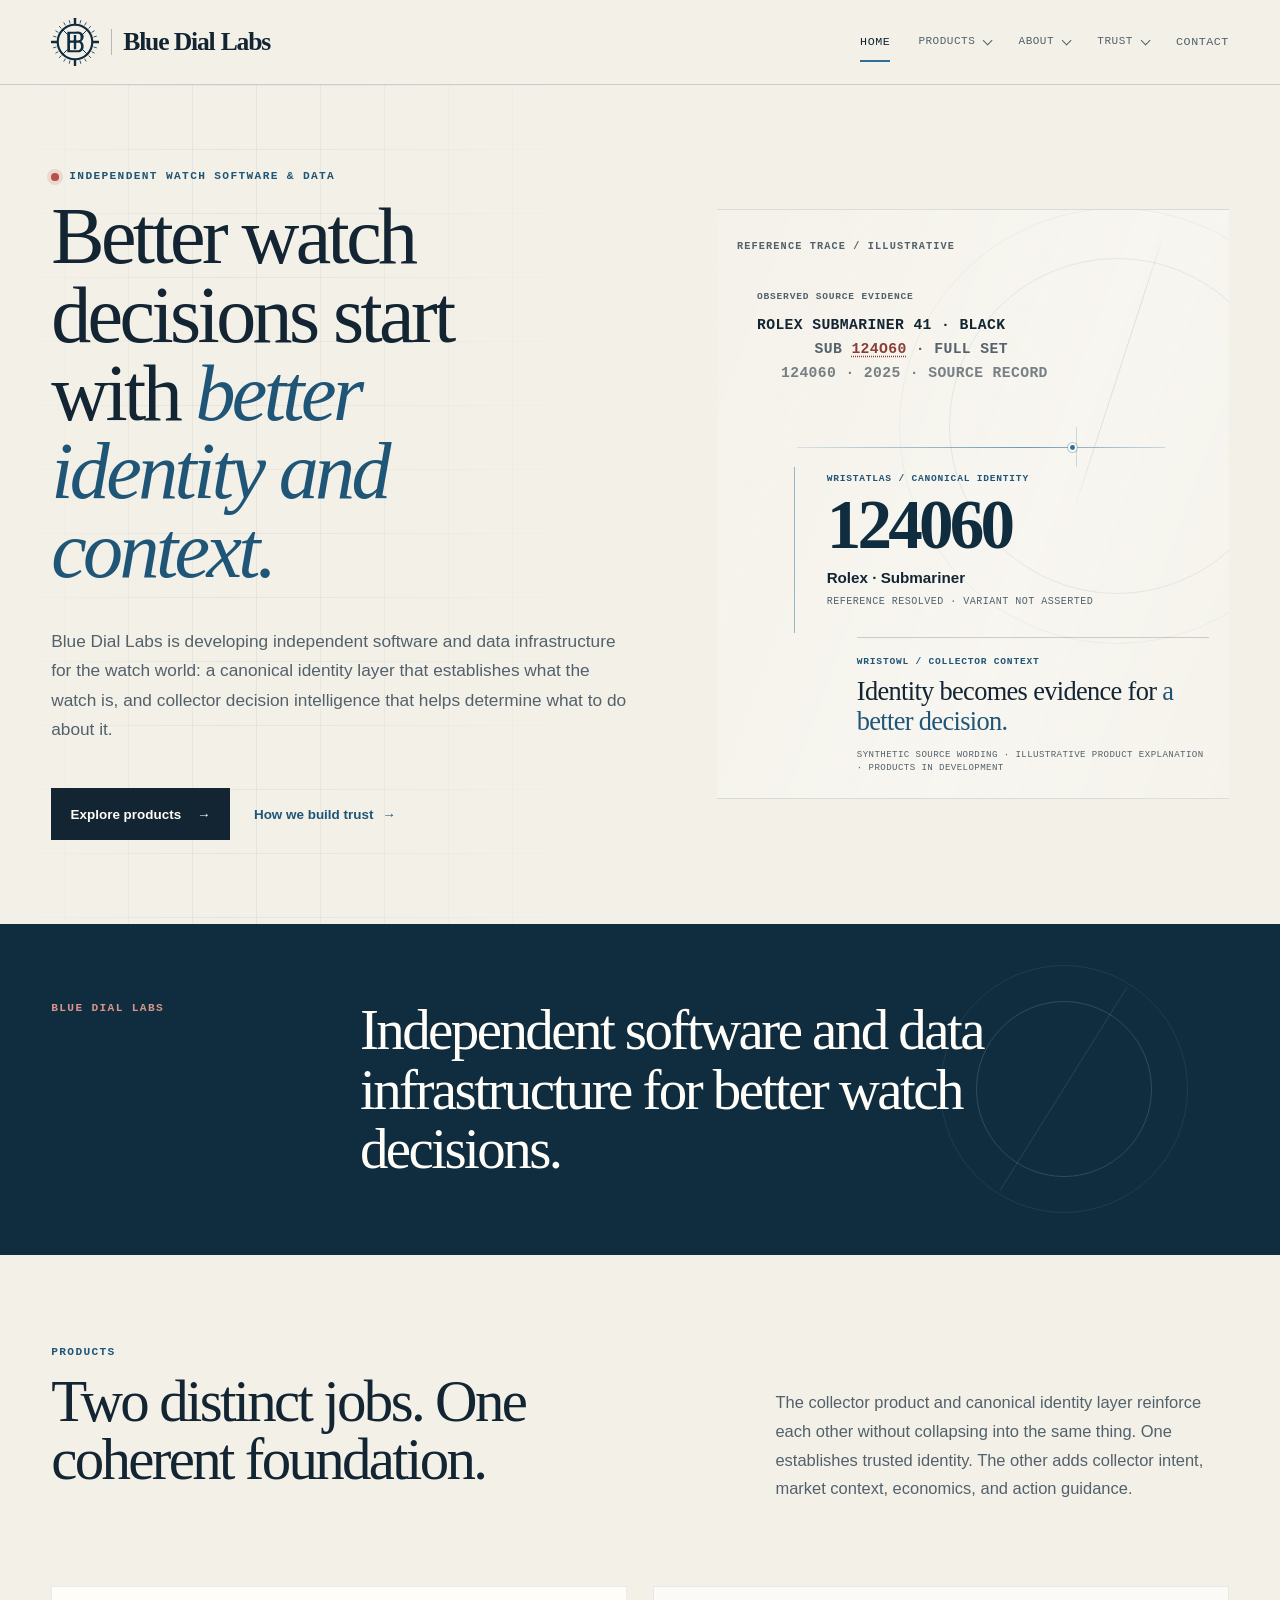
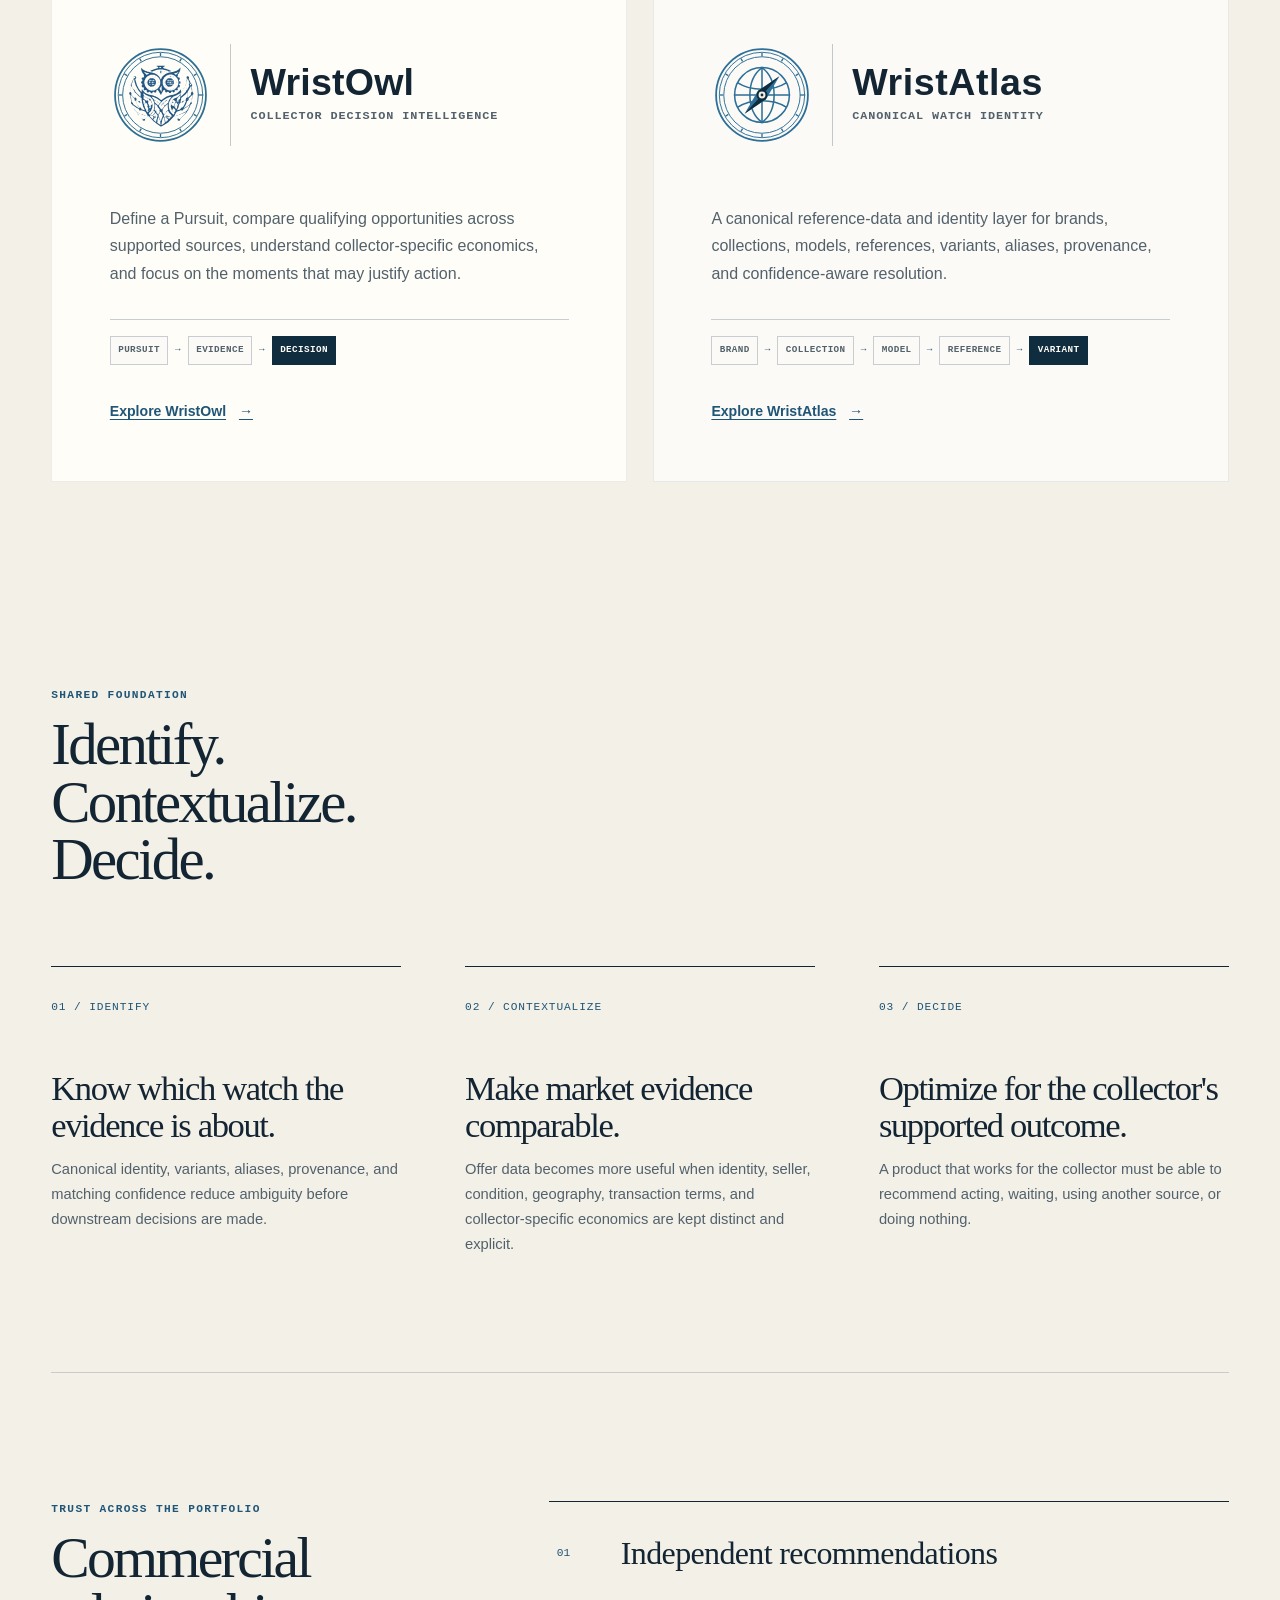
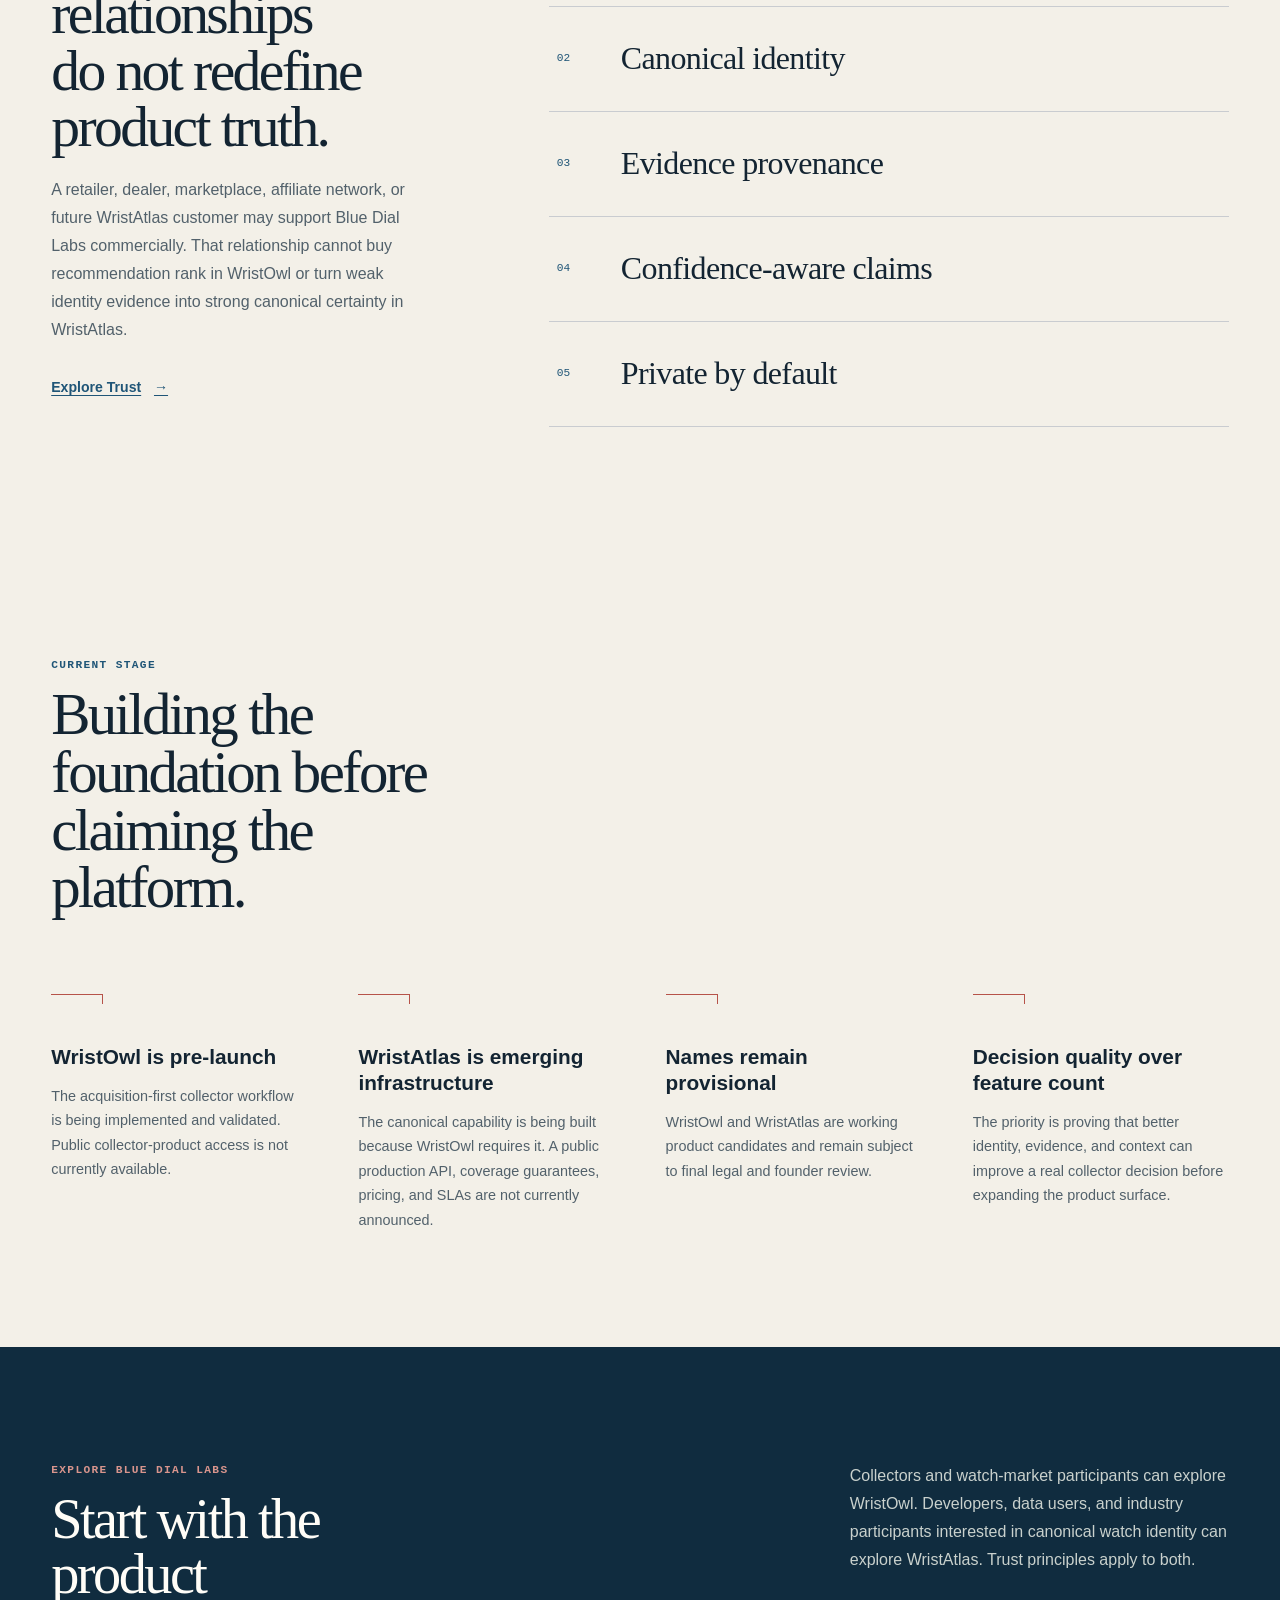
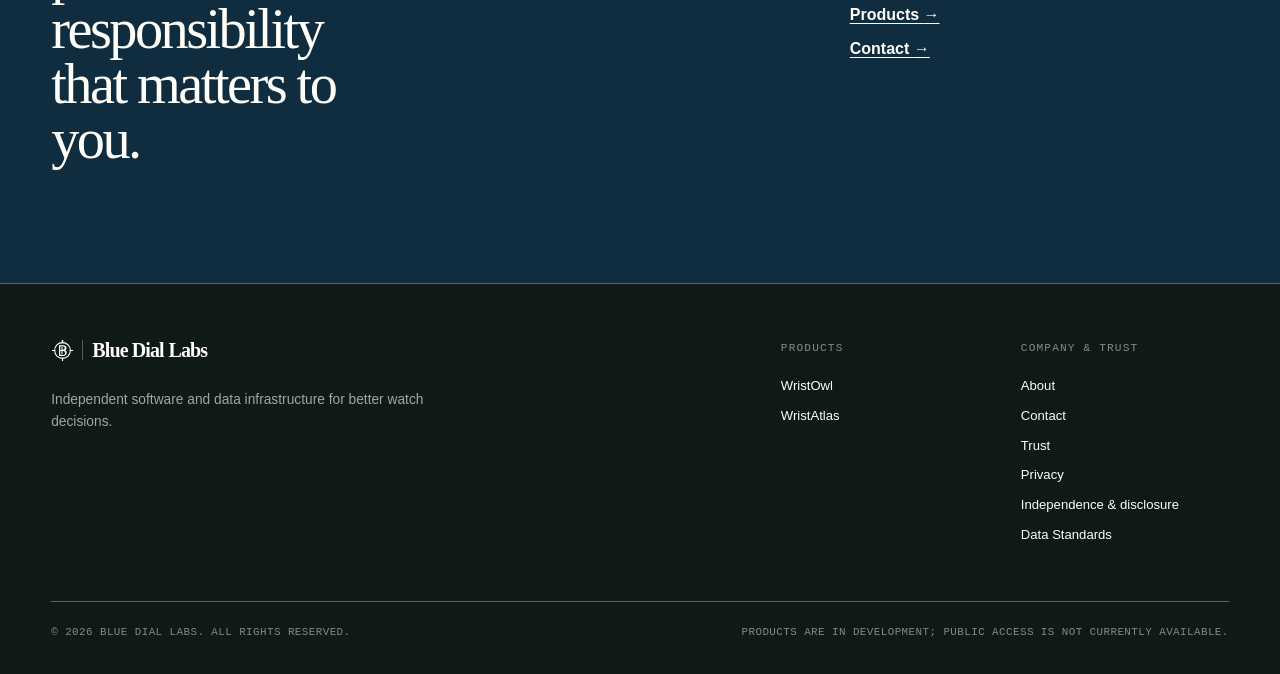
<file: index.html>
<!doctype html>
<html lang="en">
  <head>
    <meta charset="utf-8">
    <meta name="viewport" content="width=device-width, initial-scale=1">
    <title>Blue Dial Labs — Independent watch software and data infrastructure</title>
    <meta name="description" content="Blue Dial Labs is developing independent software and data infrastructure for better watch decisions, including WristOwl collector decision intelligence and WristAtlas canonical watch identity.">
    <link rel="canonical" href="https://www.bluediallabs.com/">
    <meta property="og:type" content="website">
    <meta property="og:site_name" content="Blue Dial Labs">
    <meta property="og:title" content="Blue Dial Labs — Independent watch software and data infrastructure">
    <meta property="og:description" content="WristAtlas establishes what the watch is. WristOwl helps the collector decide what to do about it.">
    <meta property="og:url" content="https://www.bluediallabs.com/">
    <meta name="twitter:card" content="summary">
    <meta name="twitter:title" content="Blue Dial Labs — Independent watch software and data infrastructure">
    <meta name="twitter:description" content="WristAtlas establishes what the watch is. WristOwl helps the collector decide what to do about it.">
    <meta name="theme-color" content="#f3f0e8">
    <link rel="stylesheet" href="assets/styles.css">
    <link rel="stylesheet" href="assets/site-polish.css">
    <script src="assets/site.js" defer></script>
  </head>
  <body>
    <a class="skip-link" href="#main-content">Skip to content</a>
    <header class="site-header">
      <div class="nav-shell">
        <a class="wordmark" href="./" aria-label="Blue Dial Labs home"><span>Blue Dial</span><span class="wordmark-labs">Labs</span></a>
        <button class="menu-toggle" type="button" aria-expanded="false" aria-controls="primary-navigation" aria-label="Open navigation"><span class="menu-toggle-lines" aria-hidden="true"></span></button>
        <nav class="primary-nav" id="primary-navigation" aria-label="Primary navigation"><a href="./" aria-current="page">Home</a><a href="products/">Products</a><a href="about/">About</a><a href="trust/">Trust</a><a href="contact/">Contact</a></nav>
      </div>
    </header>

    <main id="main-content">
      <section class="hero hero-home section-shell">
        <div class="hero-copy">
          <p class="eyebrow"><span class="signal-dot" aria-hidden="true"></span> Independent watch software &amp; data</p>
          <h1>Better watch decisions start with <em>better identity and context.</em></h1>
          <p class="hero-intro">Blue Dial Labs is developing independent software and data infrastructure for the watch world: a canonical identity layer that establishes what the watch is, and collector decision intelligence that helps determine what to do about it.</p>
          <div class="button-row"><a class="button button-primary" href="products/">Explore products <span aria-hidden="true">→</span></a><a class="hero-secondary-link" href="trust/">How we build trust <span aria-hidden="true">→</span></a></div>
        </div>

        <figure class="hero-reference-trace" aria-label="Illustrative trace from inconsistent watch evidence to canonical identity and collector decision context">
          <figcaption class="reference-trace-kicker">Reference trace / illustrative</figcaption>
          <div class="trace-source-field">
            <p class="trace-source-label">Observed source evidence</p>
            <p class="trace-fragment">ROLEX SUBMARINER 41 · BLACK</p>
            <p class="trace-fragment">SUB <span class="trace-fragment-uncertain">124O60</span> · FULL SET</p>
            <p class="trace-fragment">124060 · 2025 · SOURCE RECORD</p>
          </div>
          <div class="trace-axis" aria-hidden="true"><span></span></div>
          <div class="trace-resolution">
            <p class="trace-resolution-label">WristAtlas / canonical identity</p>
            <p class="trace-reference">124060</p>
            <p class="trace-identity">Rolex · Submariner</p>
            <p class="trace-confidence">Reference resolved · variant not asserted</p>
          </div>
          <div class="trace-decision">
            <p class="trace-decision-label">WristOwl / collector context</p>
            <p class="trace-decision-statement">Identity becomes evidence for <em>a better decision.</em></p>
          </div>
          <p class="trace-caption">Synthetic source wording · illustrative product explanation · products in development</p>
        </figure>
      </section>

      <section class="principle-band pursuit-band"><div class="section-shell principle-inner"><p class="eyebrow eyebrow-light">Blue Dial Labs</p><p class="principle-statement">Independent software and data infrastructure for better watch decisions.</p></div></section>

      <section class="section-shell content-section audience-section">
        <div class="section-heading split-heading"><div><p class="eyebrow">Products</p><h2>Two distinct jobs. One coherent foundation.</h2></div><p>The collector product and canonical identity layer reinforce each other without collapsing into the same thing. One establishes trusted identity. The other adds collector intent, market context, economics, and action guidance.</p></div>
        <div class="audience-grid">
          <article class="audience-card audience-card-collector">
            <h3 class="wristowl-product-lockup product-card-lockup">
              <img class="wristowl-product-mark" src="assets/wristowl-logo.svg" alt="" aria-hidden="true" width="160" height="160">
              <span class="wristowl-product-name product-card-name">
                <span class="wristowl-product-wordmark product-card-wordmark">WristOwl</span>
                <span class="wristowl-product-descriptor product-card-descriptor">Collector decision intelligence</span>
              </span>
            </h3>
            <p>Define a Pursuit, compare qualifying opportunities across supported sources, understand collector-specific economics, and focus on the moments that may justify action.</p>
            <div class="product-signal product-signal-owl" aria-hidden="true"><span>Pursuit</span><b>→</b><span>Evidence</span><b>→</b><span>Decision</span></div>
            <a class="text-link" href="products/wristowl/">Explore WristOwl <span aria-hidden="true">→</span></a>
          </article>
          <article class="audience-card">
            <h3 class="wristatlas-product-lockup product-card-lockup">
              <img class="wristatlas-product-mark" src="assets/wristatlas-mark.svg" alt="" aria-hidden="true" width="160" height="160">
              <span class="wristatlas-product-name product-card-name">
                <span class="wristatlas-product-wordmark product-card-wordmark">WristAtlas</span>
                <span class="wristatlas-product-descriptor product-card-descriptor">Canonical watch identity</span>
              </span>
            </h3>
            <p>A canonical reference-data and identity layer for brands, collections, models, references, variants, aliases, provenance, and confidence-aware resolution.</p>
            <div class="product-signal product-signal-atlas" aria-hidden="true"><span>Brand</span><b>→</b><span>Collection</span><b>→</b><span>Model</span><b>→</b><span>Reference</span><b>→</b><span>Variant</span></div>
            <a class="text-link" href="products/wristatlas/">Explore WristAtlas <span aria-hidden="true">→</span></a>
          </article>
        </div>
      </section>

      <section class="section-shell content-section home-workflow-section">
        <div class="section-heading"><p class="eyebrow">Shared foundation</p><h2>Identify. Contextualize. Decide.</h2></div>
        <div class="definition-grid home-workflow-grid">
          <article><p class="card-index">01 / Identify</p><h3>Know which watch the evidence is about.</h3><p>Canonical identity, variants, aliases, provenance, and matching confidence reduce ambiguity before downstream decisions are made.</p></article>
          <article><p class="card-index">02 / Contextualize</p><h3>Make market evidence comparable.</h3><p>Offer data becomes more useful when identity, seller, condition, geography, transaction terms, and collector-specific economics are kept distinct and explicit.</p></article>
          <article><p class="card-index">03 / Decide</p><h3>Optimize for the collector's supported outcome.</h3><p>A product that works for the collector must be able to recommend acting, waiting, using another source, or doing nothing.</p></article>
        </div>
      </section>

      <section class="section-shell decision-section">
        <div class="decision-copy"><p class="eyebrow">Trust across the portfolio</p><h2>Commercial relationships do not redefine product truth.</h2><p>A retailer, dealer, marketplace, affiliate network, or future WristAtlas customer may support Blue Dial Labs commercially. That relationship cannot buy recommendation rank in WristOwl or turn weak identity evidence into strong canonical certainty in WristAtlas.</p><a class="text-link" href="trust/">Explore Trust <span aria-hidden="true">→</span></a></div>
        <div class="outcome-list" aria-label="Blue Dial Labs trust principles"><div><span>01</span><p>Independent recommendations</p></div><div><span>02</span><p>Canonical identity</p></div><div><span>03</span><p>Evidence provenance</p></div><div><span>04</span><p>Confidence-aware claims</p></div><div><span>05</span><p>Private by default</p></div></div>
      </section>

      <section class="section-shell content-section compact-section">
        <div class="section-heading"><p class="eyebrow">Current stage</p><h2>Building the foundation before claiming the platform.</h2></div>
        <div class="principles-grid">
          <article><span class="principle-mark" aria-hidden="true"></span><h3>WristOwl is pre-launch</h3><p>The acquisition-first collector workflow is being implemented and validated. Public collector-product access is not currently available.</p></article>
          <article><span class="principle-mark" aria-hidden="true"></span><h3>WristAtlas is emerging infrastructure</h3><p>The canonical capability is being built because WristOwl requires it. A public production API, coverage guarantees, pricing, and SLAs are not currently announced.</p></article>
          <article><span class="principle-mark" aria-hidden="true"></span><h3>Names remain provisional</h3><p>WristOwl and WristAtlas are working product candidates and remain subject to final legal and founder review.</p></article>
          <article><span class="principle-mark" aria-hidden="true"></span><h3>Decision quality over feature count</h3><p>The priority is proving that better identity, evidence, and context can improve a real collector decision before expanding the product surface.</p></article>
        </div>
      </section>

      <section class="contact-band">
        <div class="section-shell contact-inner"><div><p class="eyebrow eyebrow-light">Explore Blue Dial Labs</p><h2>Start with the product responsibility that matters to you.</h2></div><div class="contact-copy"><p>Collectors and watch-market participants can explore WristOwl. Developers, data users, and industry participants interested in canonical watch identity can explore WristAtlas. Trust principles apply to both.</p><div class="contact-links"><a href="products/">Products <span aria-hidden="true">→</span></a><a href="contact/">Contact <span aria-hidden="true">→</span></a></div></div></div>
      </section>
    </main>

    <footer class="site-footer">
      <div class="section-shell footer-main">
        <div><a class="wordmark footer-wordmark" href="./" aria-label="Blue Dial Labs home"><span>Blue Dial</span><span class="wordmark-labs">Labs</span></a><p>Independent software and data infrastructure for better watch decisions.</p></div>
        <div class="footer-nav-group"><p>Products</p><a href="products/wristowl/">WristOwl</a><a href="products/wristatlas/">WristAtlas</a></div>
        <div class="footer-nav-group"><p>Company &amp; trust</p><a href="about/">About</a><a href="contact/">Contact</a><a href="trust/">Trust</a><a href="privacy/">Privacy</a><a href="commercial-disclosure/">Independence &amp; disclosure</a><a href="data-standards/">Data Standards</a></div>
      </div>
      <div class="section-shell footer-bottom"><p>© 2026 Blue Dial Labs. All rights reserved.</p><p>Products are in development; public access is not currently available.</p></div>
    </footer>
  </body>
</html>
</file>
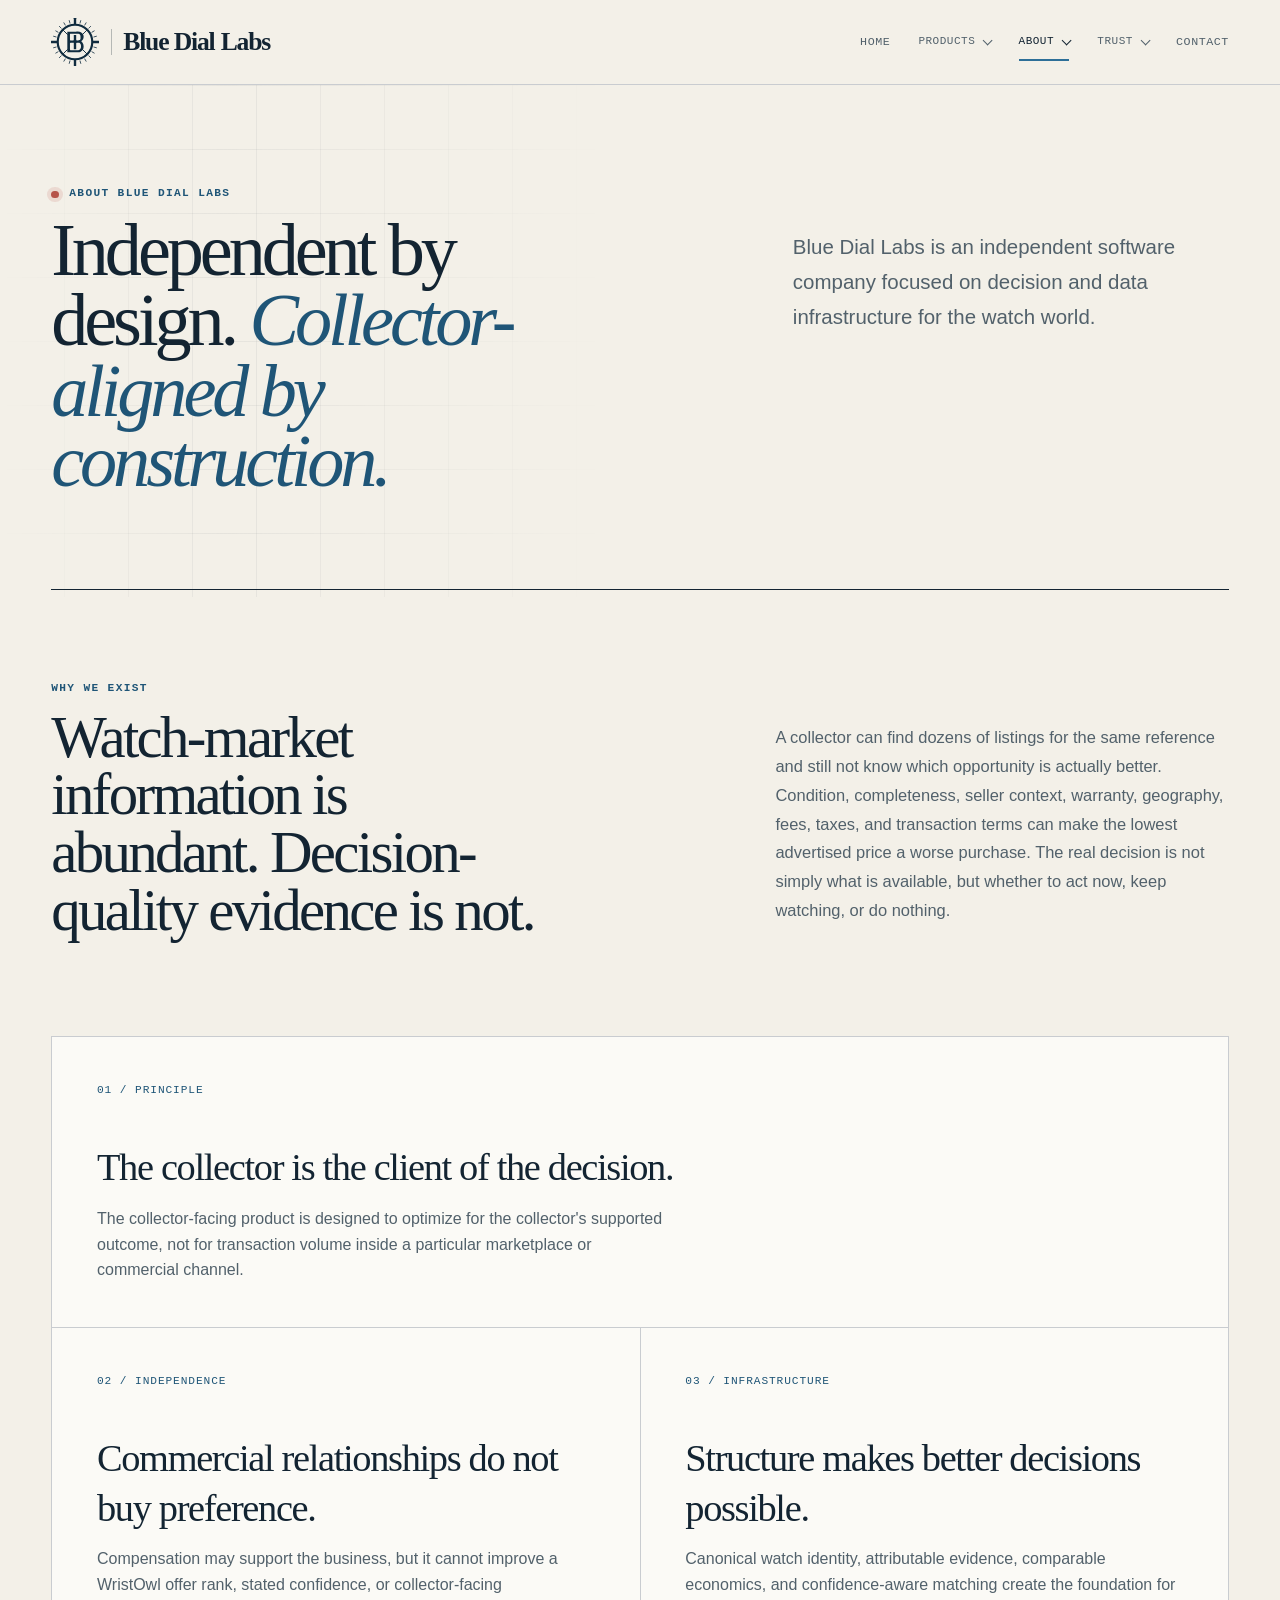
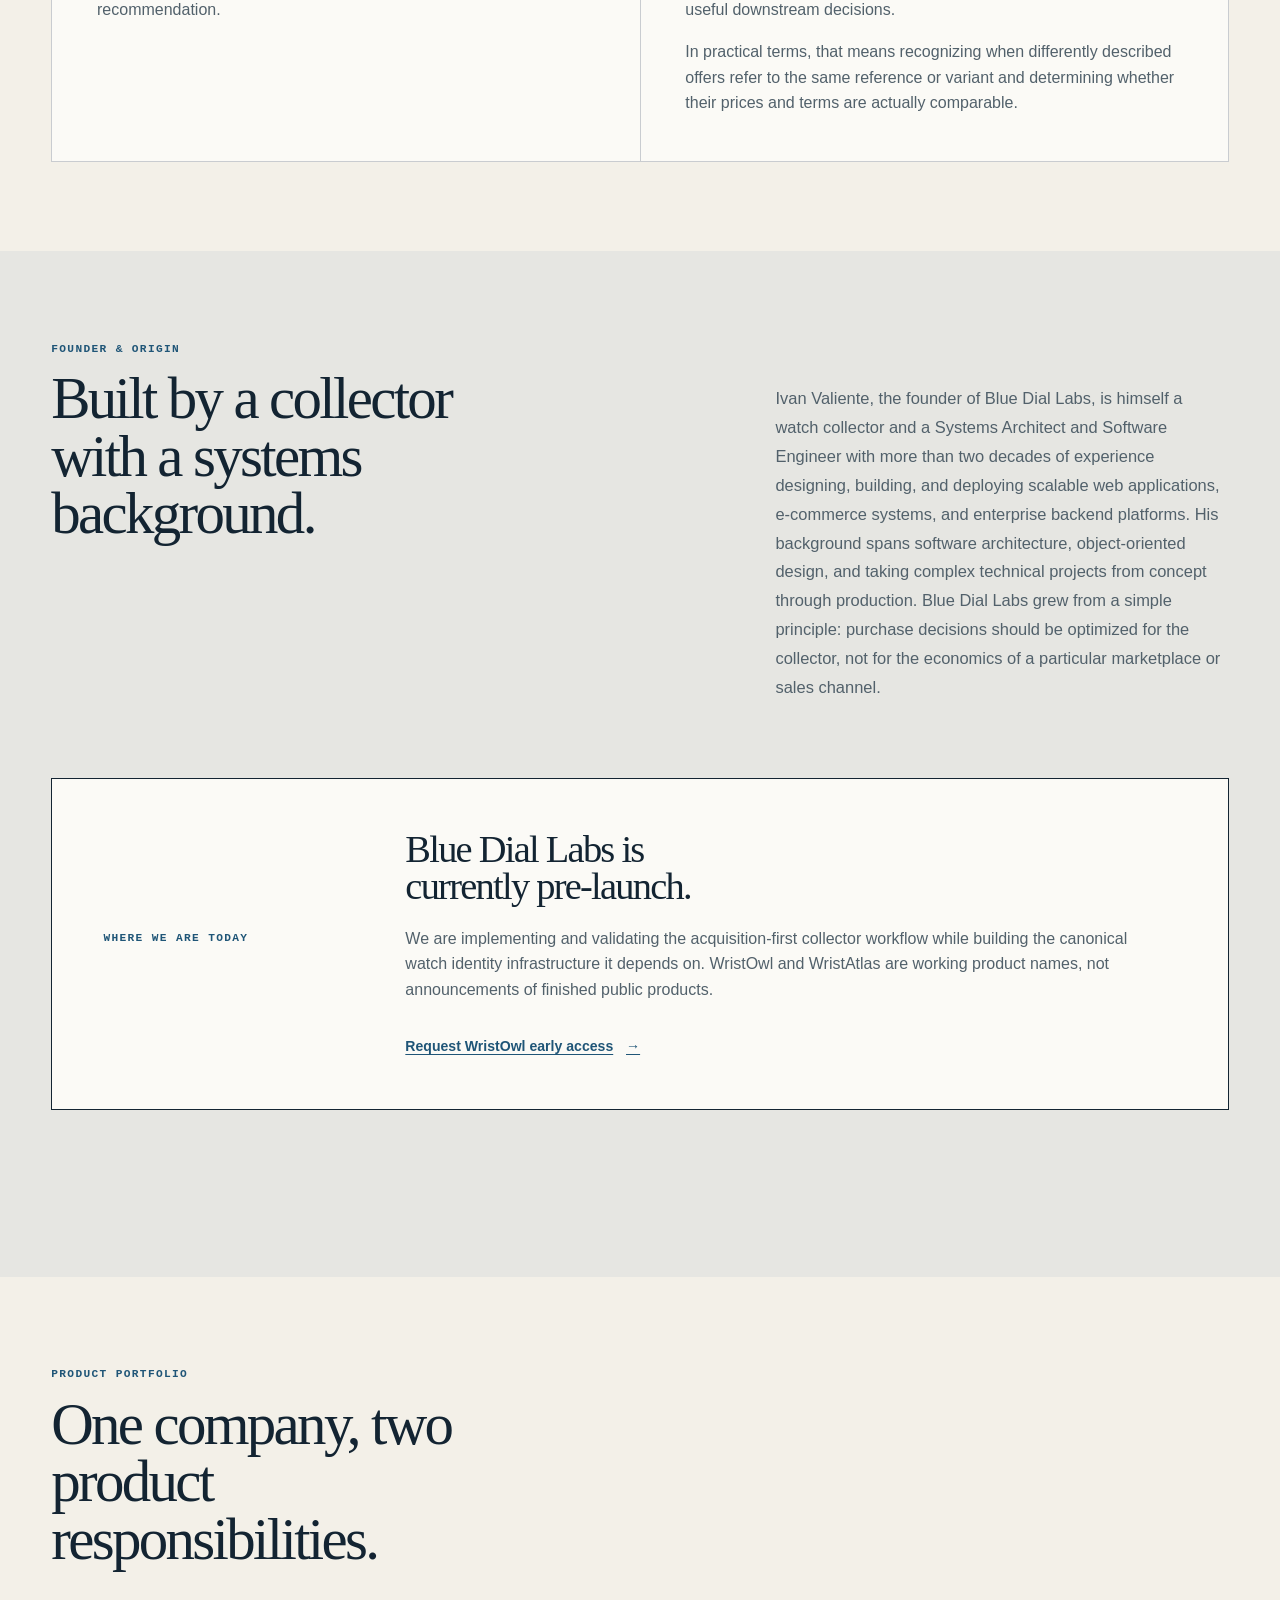
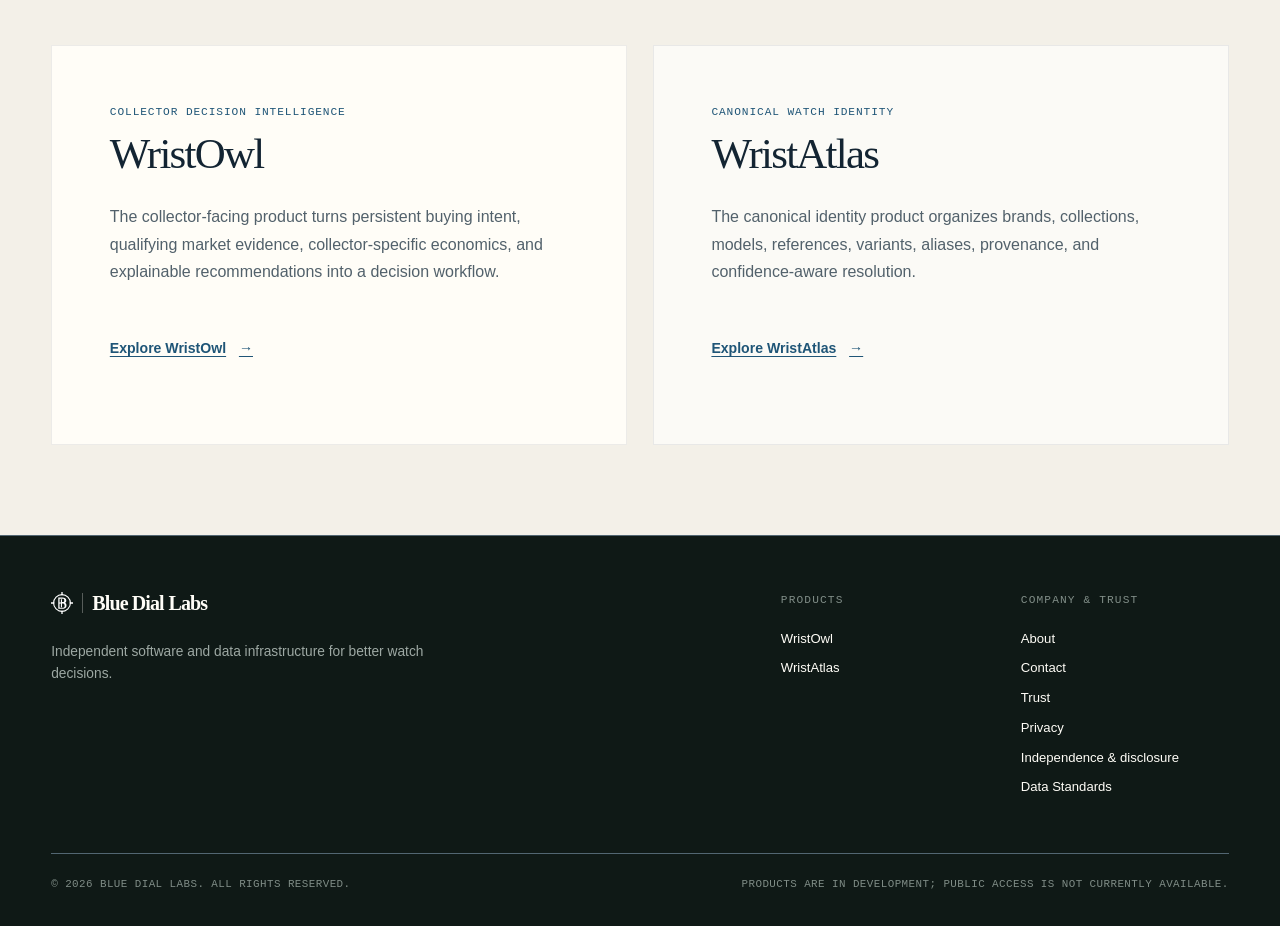
<file: about/index.html>
<!doctype html>
<html lang="en">
  <head>
    <meta charset="utf-8">
    <meta name="viewport" content="width=device-width, initial-scale=1">
    <title>About — Blue Dial Labs</title>
    <meta name="description" content="About Blue Dial Labs, an independent software company focused on collector-aligned watch decision and data infrastructure.">
    <link rel="canonical" href="https://www.bluediallabs.com/about/">
    <meta property="og:type" content="website">
    <meta property="og:site_name" content="Blue Dial Labs">
    <meta property="og:title" content="About — Blue Dial Labs">
    <meta property="og:description" content="Independent by design. Collector-aligned by construction.">
    <meta property="og:url" content="https://www.bluediallabs.com/about/">
    <meta name="twitter:card" content="summary">
    <meta name="theme-color" content="#f3f0e8">
    <link rel="stylesheet" href="../assets/styles.css">
    <link rel="stylesheet" href="../assets/site-polish.css">
    <script src="../assets/site.js" defer></script>
  </head>
  <body>
    <a class="skip-link" href="#main-content">Skip to content</a>
    <header class="site-header"><div class="nav-shell"><a class="wordmark" href="../" aria-label="Blue Dial Labs home"><span>Blue Dial</span><span class="wordmark-labs">Labs</span></a><button class="menu-toggle" type="button" aria-expanded="false" aria-controls="primary-navigation" aria-label="Open navigation"><span class="menu-toggle-lines" aria-hidden="true"></span></button><nav class="primary-nav" id="primary-navigation" aria-label="Primary navigation"><a href="../">Home</a><a href="../products/">Products</a><a href="../about/" aria-current="page">About</a><a href="../trust/">Trust</a><a href="../contact/">Contact</a></nav></div></header>

    <main id="main-content">
      <section class="page-hero section-shell"><div><p class="eyebrow"><span class="signal-dot" aria-hidden="true"></span> About Blue Dial Labs</p><h1>Independent by design. <em>Collector-aligned by construction.</em></h1></div><p class="page-hero-intro">Blue Dial Labs is an independent software company focused on decision and data infrastructure for the watch world.</p></section>

      <section class="section-shell content-section ruled-section">
        <div class="section-heading split-heading"><div><p class="eyebrow">Why we exist</p><h2>Watch-market information is abundant. Decision-quality evidence is not.</h2></div><p>A collector can find dozens of listings for the same reference and still not know which opportunity is actually better. Condition, completeness, seller context, warranty, geography, fees, taxes, and transaction terms can make the lowest advertised price a worse purchase. The real decision is not simply what is available, but whether to act now, keep watching, or do nothing.</p></div>
        <div class="feature-grid">
          <article class="feature-card feature-card-wide"><p class="card-index">01 / Principle</p><h3>The collector is the client of the decision.</h3><p>The collector-facing product is designed to optimize for the collector's supported outcome, not for transaction volume inside a particular marketplace or commercial channel.</p></article>
          <article class="feature-card"><p class="card-index">02 / Independence</p><h3>Commercial relationships do not buy preference.</h3><p>Compensation may support the business, but it cannot improve a WristOwl offer rank, stated confidence, or collector-facing recommendation.</p></article>
          <article class="feature-card"><p class="card-index">03 / Infrastructure</p><h3>Structure makes better decisions possible.</h3><p>Canonical watch identity, attributable evidence, comparable economics, and confidence-aware matching create the foundation for useful downstream decisions.</p><p>In practical terms, that means recognizing when differently described offers refer to the same reference or variant and determining whether their prices and terms are actually comparable.</p></article>
        </div>
      </section>

      <section class="soft-section"><div class="section-shell content-section"><div class="section-heading split-heading"><div><p class="eyebrow">Founder &amp; origin</p><h2>Built by a collector with a systems background.</h2></div><p>Ivan Valiente, the founder of Blue Dial Labs, is himself a watch collector and a Systems Architect and Software Engineer with more than two decades of experience designing, building, and deploying scalable web applications, e-commerce systems, and enterprise backend platforms. His background spans software architecture, object-oriented design, and taking complex technical projects from concept through production. Blue Dial Labs grew from a simple principle: purchase decisions should be optimized for the collector, not for the economics of a particular marketplace or sales channel.</p></div><div class="boundary-callout"><p class="eyebrow">Where we are today</p><div><h2>Blue Dial Labs is currently pre-launch.</h2><p>We are implementing and validating the acquisition-first collector workflow while building the canonical watch identity infrastructure it depends on. WristOwl and WristAtlas are working product names, not announcements of finished public products.</p><a class="text-link" href="../contact/?reason=wristowl">Request WristOwl early access <span aria-hidden="true">→</span></a></div></div></div></section>

      <section class="section-shell content-section audience-section"><div class="section-heading"><p class="eyebrow">Product portfolio</p><h2>One company, two product responsibilities.</h2></div><div class="audience-grid"><article class="audience-card audience-card-collector"><p class="card-index">Collector decision intelligence</p><h3>WristOwl</h3><p>The collector-facing product turns persistent buying intent, qualifying market evidence, collector-specific economics, and explainable recommendations into a decision workflow.</p><a class="text-link" href="../products/wristowl/">Explore WristOwl <span aria-hidden="true">→</span></a></article><article class="audience-card"><p class="card-index">Canonical watch identity</p><h3>WristAtlas</h3><p>The canonical identity product organizes brands, collections, models, references, variants, aliases, provenance, and confidence-aware resolution.</p><a class="text-link" href="../products/wristatlas/">Explore WristAtlas <span aria-hidden="true">→</span></a></article></div></section>
    </main>

    <footer class="site-footer"><div class="section-shell footer-main"><div><a class="wordmark footer-wordmark" href="../" aria-label="Blue Dial Labs home"><span>Blue Dial</span><span class="wordmark-labs">Labs</span></a><p>Independent software and data infrastructure for better watch decisions.</p></div><div class="footer-nav-group"><p>Products</p><a href="../products/wristowl/">WristOwl</a><a href="../products/wristatlas/">WristAtlas</a></div><div class="footer-nav-group"><p>Company &amp; trust</p><a href="../about/">About</a><a href="../contact/">Contact</a><a href="../trust/">Trust</a><a href="../privacy/">Privacy</a><a href="../commercial-disclosure/">Independence &amp; disclosure</a><a href="../data-standards/">Data Standards</a></div></div><div class="section-shell footer-bottom"><p>© 2026 Blue Dial Labs. All rights reserved.</p><p>Products are in development; public access is not currently available.</p></div></footer>
  </body>
</html>
</file>
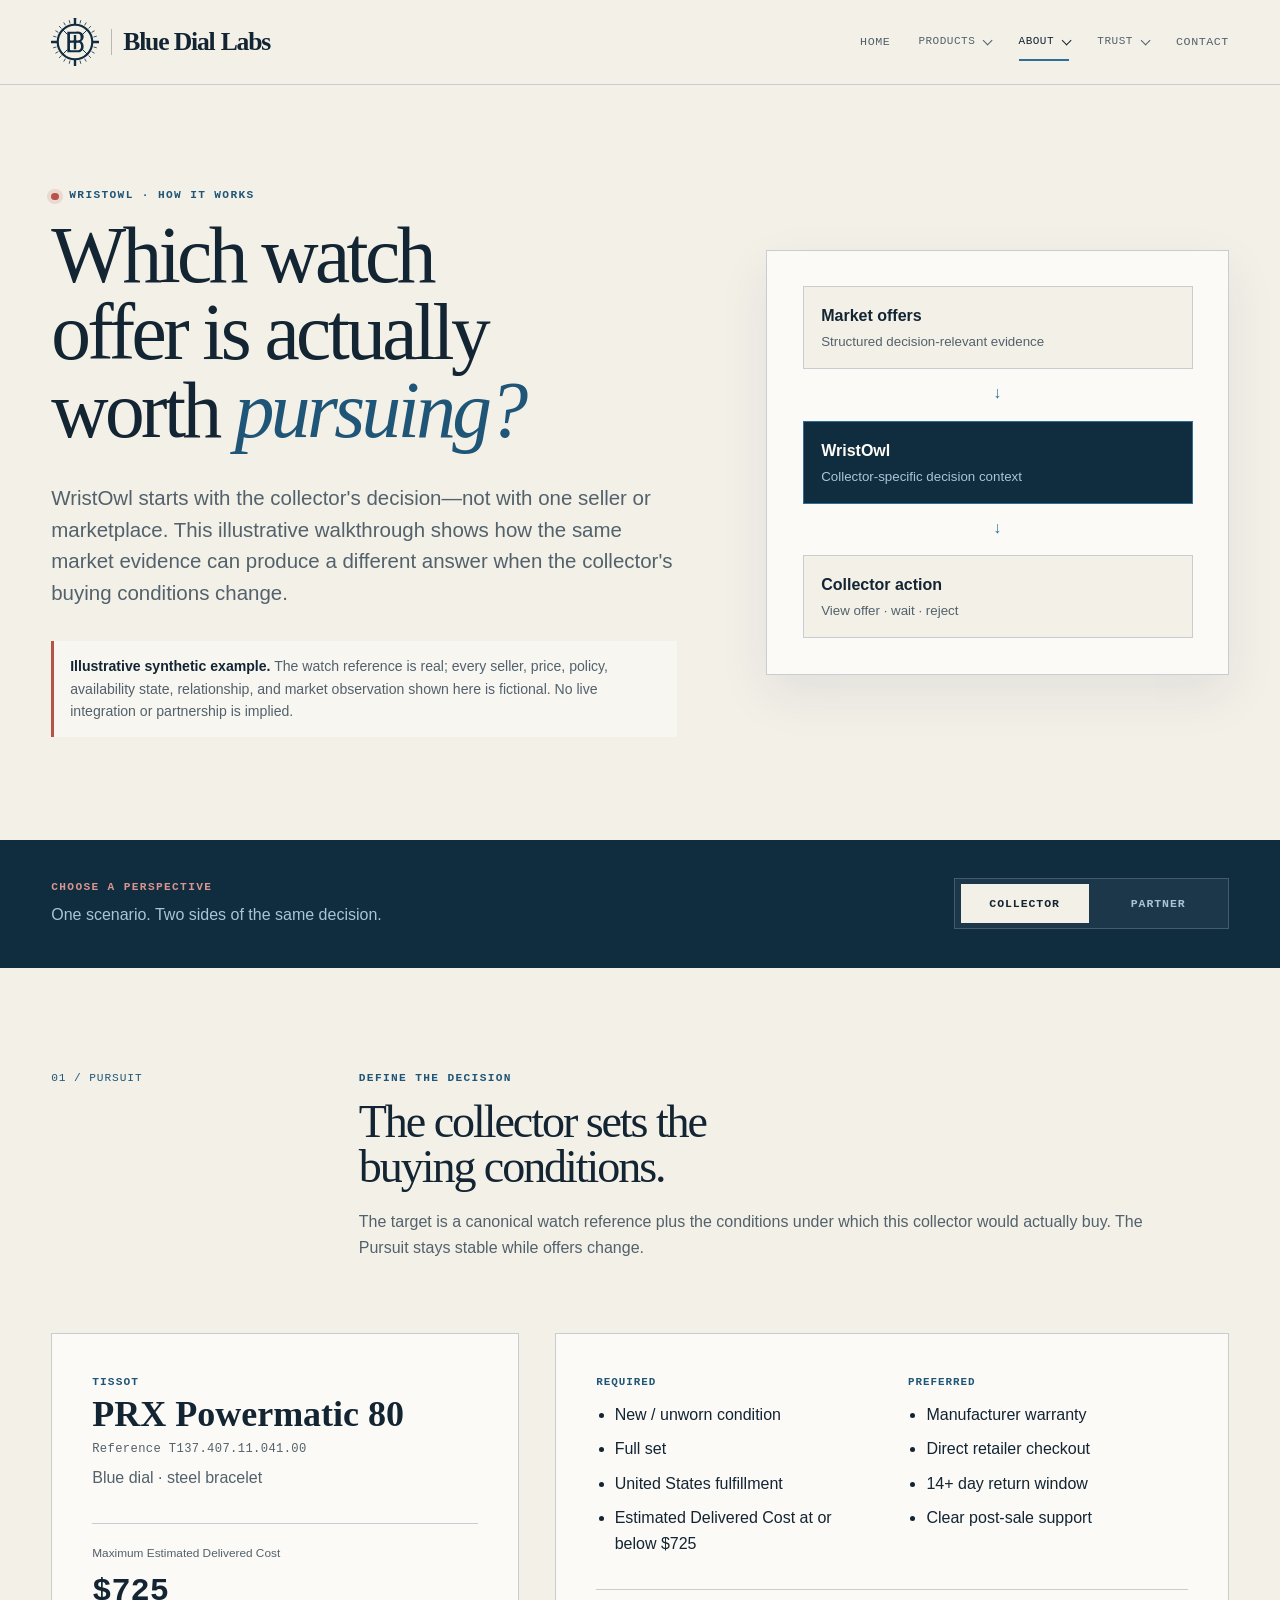
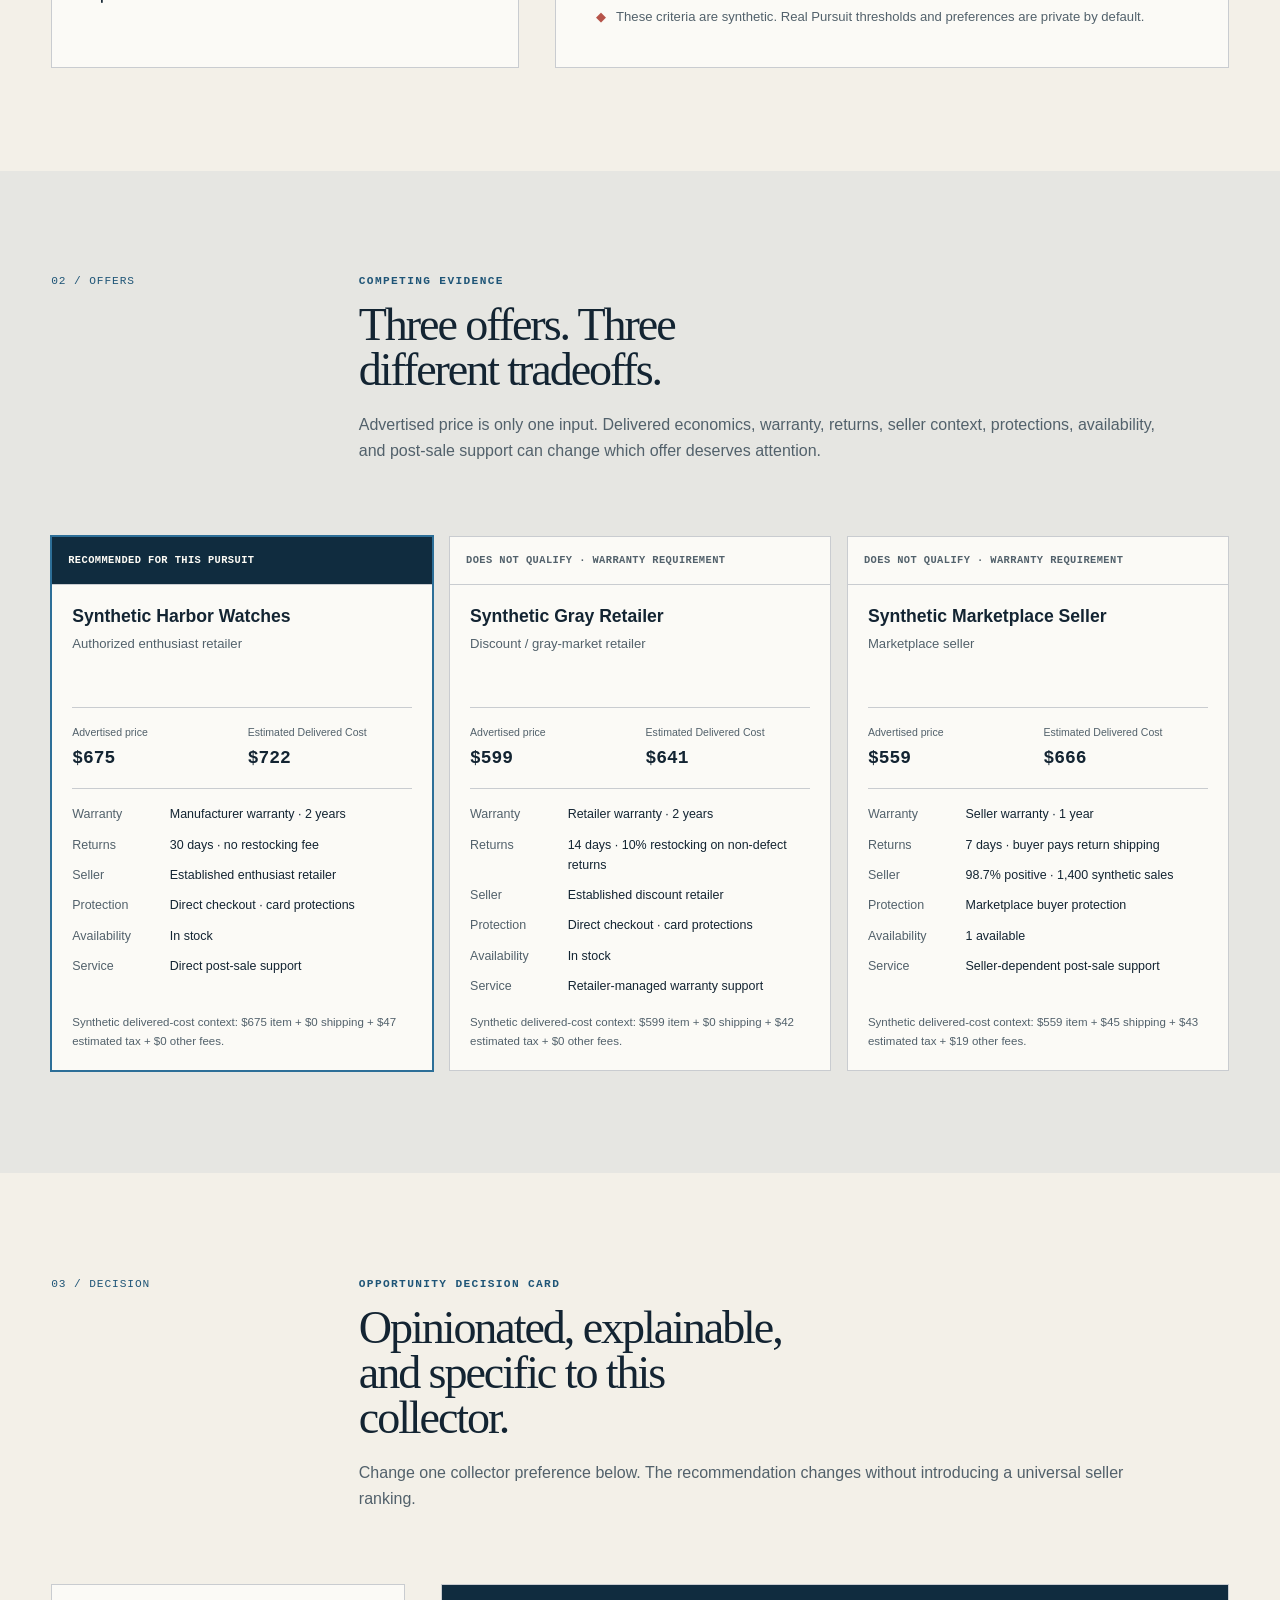
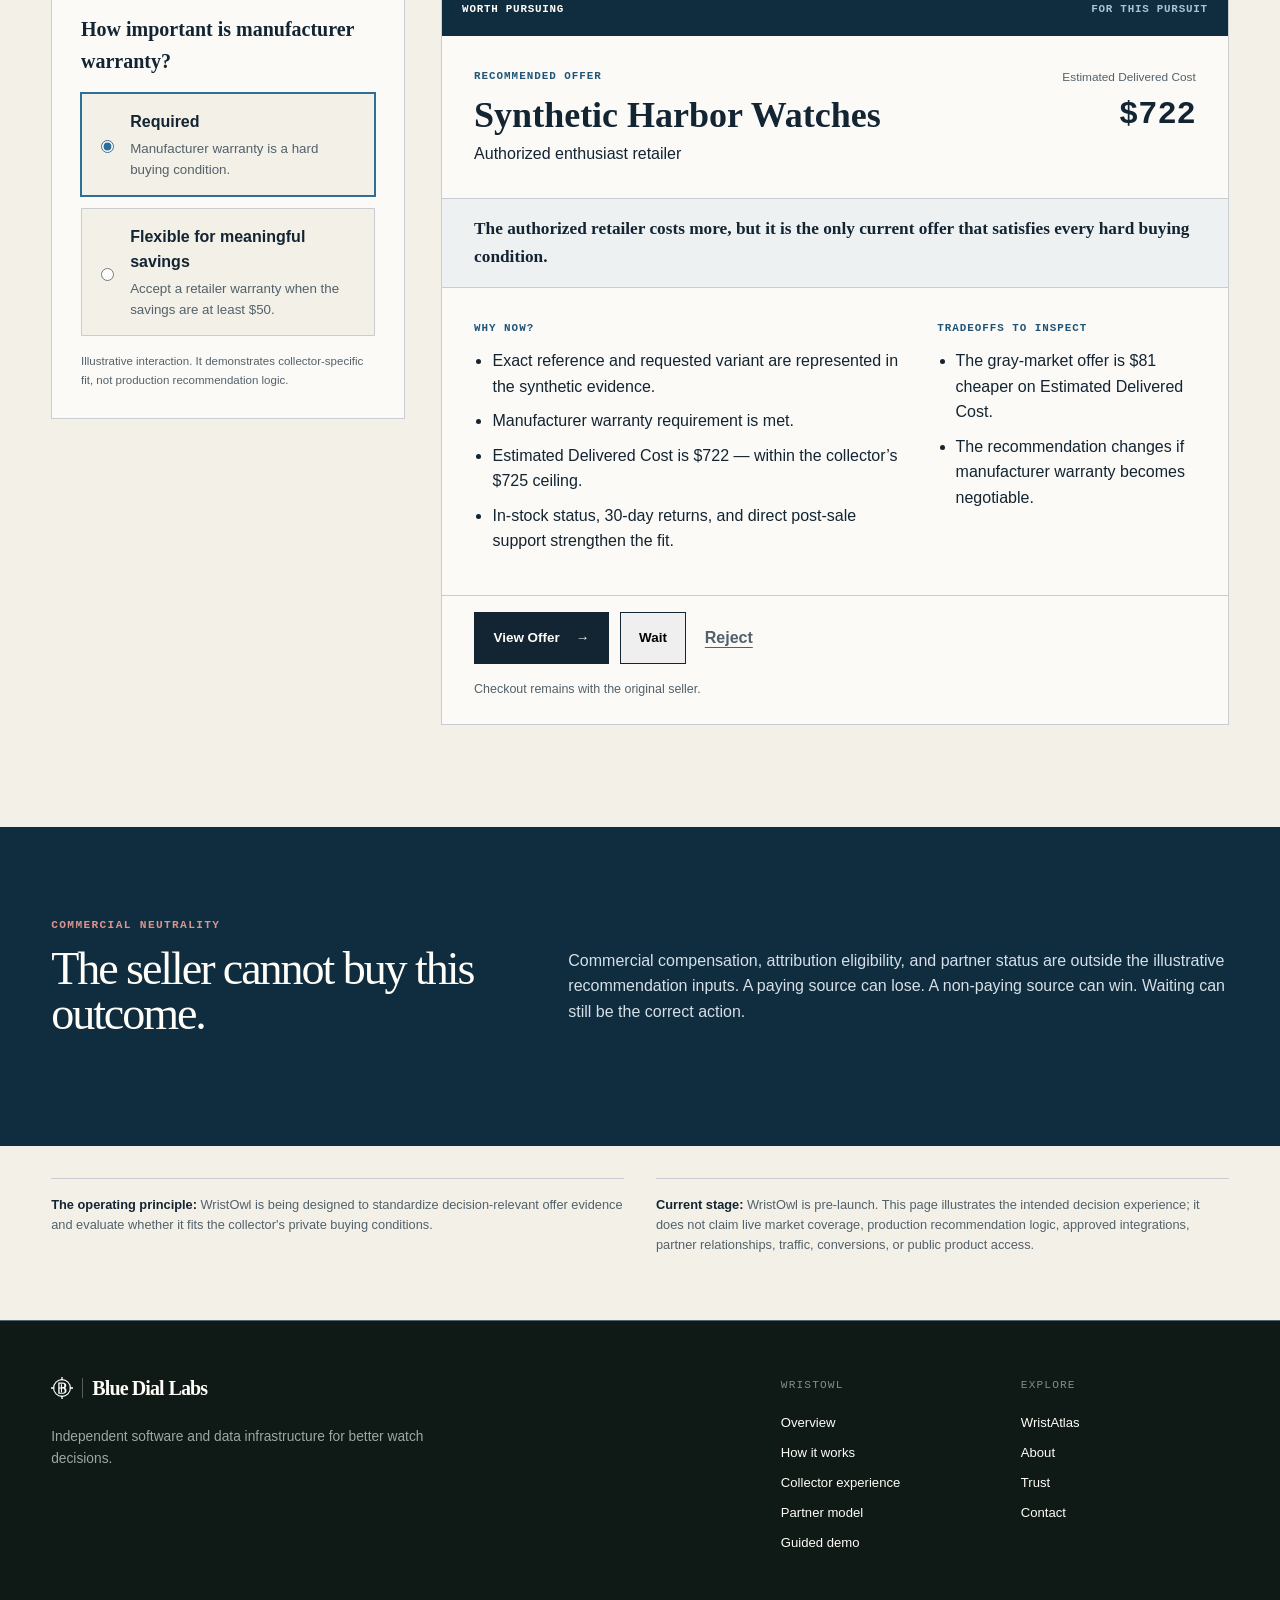
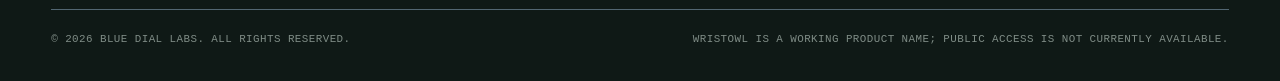
<file: approach/index.html>
<!doctype html>
<html lang="en">
  <head>
    <meta charset="utf-8">
    <meta name="viewport" content="width=device-width, initial-scale=1">
    <title>How WristOwl works — Blue Dial Labs</title>
    <meta name="description" content="See how WristOwl turns a collector's buying conditions and market offers into decision context, and how partners fit without buying placement.">
    <link rel="canonical" href="https://www.bluediallabs.com/approach/">
    <meta property="og:type" content="website">
    <meta property="og:site_name" content="Blue Dial Labs">
    <meta property="og:title" content="How WristOwl works — Blue Dial Labs">
    <meta property="og:description" content="One WristOwl collector decision, shown from both sides of the transaction.">
    <meta property="og:url" content="https://www.bluediallabs.com/approach/">
    <meta name="twitter:card" content="summary">
    <meta name="theme-color" content="#f3f0e8">
    <link rel="stylesheet" href="../assets/styles.css">
    <link rel="stylesheet" href="../assets/site-polish.css">
    <link rel="stylesheet" href="../assets/demo.css">
    <script src="../assets/site.js" defer></script>
    <script src="../assets/demo-scenario.js" defer></script>
    <script src="../assets/approach-demo.js" defer></script>
  </head>
  <body class="demo-page">
    <a class="skip-link" href="#main-content">Skip to content</a>
    <header class="site-header">
      <div class="nav-shell">
        <a class="wordmark" href="../" aria-label="Blue Dial Labs home"><span>Blue Dial</span><span class="wordmark-labs">Labs</span></a>
        <button class="menu-toggle" type="button" aria-expanded="false" aria-controls="primary-navigation" aria-label="Open navigation"><span class="menu-toggle-lines" aria-hidden="true"></span></button>
        <nav class="primary-nav" id="primary-navigation" aria-label="Primary navigation"><a href="../">Home</a><a href="../products/" aria-current="location">Products</a><a href="../about/">About</a><a href="../trust/">Trust</a><a href="../contact/">Contact</a></nav>
      </div>
    </header>

    <main id="main-content">
      <section class="section-shell demo-hero">
        <div class="demo-hero-copy">
          <p class="eyebrow"><span class="signal-dot" aria-hidden="true"></span> WristOwl · How it works</p>
          <h1>Which watch offer is actually worth <em>pursuing?</em></h1>
          <p class="hero-intro">WristOwl starts with the collector's decision—not with one seller or marketplace. This illustrative walkthrough shows how the same market evidence can produce a different answer when the collector's buying conditions change.</p>
          <div class="demo-fixture-note" role="note"><strong>Illustrative synthetic example.</strong> The watch reference is real; every seller, price, policy, availability state, relationship, and market observation shown here is fictional. No live integration or partnership is implied.</div>
        </div>
        <div class="demo-hero-map" aria-label="Conceptual flow from market offers to collector decision">
          <div><span>Market offers</span><small>Structured decision-relevant evidence</small></div>
          <span class="demo-flow-arrow" aria-hidden="true">↓</span>
          <div class="demo-flow-core"><span>WristOwl</span><small>Collector-specific decision context</small></div>
          <span class="demo-flow-arrow" aria-hidden="true">↓</span>
          <div><span>Collector action</span><small>View offer · wait · reject</small></div>
        </div>
      </section>

      <section class="demo-switch-band" aria-label="How it works perspective">
        <div class="section-shell demo-switch-shell">
          <div>
            <p class="eyebrow eyebrow-light">Choose a perspective</p>
            <p>One scenario. Two sides of the same decision.</p>
          </div>
          <div class="demo-tabs" role="tablist" aria-label="How it works perspective">
            <button class="demo-tab" id="collector-tab" type="button" role="tab" aria-selected="true" aria-controls="collector-panel" data-demo-perspective="collector">Collector</button>
            <button class="demo-tab" id="partner-tab" type="button" role="tab" aria-selected="false" aria-controls="partner-panel" data-demo-perspective="partner">Partner</button>
          </div>
        </div>
      </section>

      <div id="collector-panel" role="tabpanel" aria-labelledby="collector-tab" data-demo-panel="collector">
        <section class="section-shell content-section demo-section">
          <div class="demo-step-heading">
            <p class="card-index">01 / Pursuit</p>
            <div><p class="eyebrow">Define the decision</p><h2>The collector sets the buying conditions.</h2><p>The target is a canonical watch reference plus the conditions under which this collector would actually buy. The Pursuit stays stable while offers change.</p></div>
          </div>
          <div class="demo-pursuit-grid">
            <article class="demo-watch-card">
              <p class="mock-offer-brand" data-watch-brand></p>
              <h3 data-watch-model></h3>
              <p class="demo-reference">Reference <span data-watch-reference></span></p>
              <p class="demo-variant" data-watch-variant></p>
              <div class="demo-max-cost"><span>Maximum Estimated Delivered Cost</span><strong data-pursuit-maximum></strong></div>
            </article>
            <article class="demo-criteria-card">
              <div class="demo-criteria-group"><p class="demo-mini-label">Required</p><ul data-pursuit-required></ul></div>
              <div class="demo-criteria-group"><p class="demo-mini-label">Preferred</p><ul data-pursuit-preferred></ul></div>
              <p class="demo-private-note"><span aria-hidden="true">◆</span> These criteria are synthetic. Real Pursuit thresholds and preferences are private by default.</p>
            </article>
          </div>
        </section>

        <section class="soft-section">
          <div class="section-shell content-section demo-section">
            <div class="demo-step-heading">
              <p class="card-index">02 / Offers</p>
              <div><p class="eyebrow">Competing evidence</p><h2>Three offers. Three different tradeoffs.</h2><p>Advertised price is only one input. Delivered economics, warranty, returns, seller context, protections, availability, and post-sale support can change which offer deserves attention.</p></div>
            </div>
            <div class="demo-offer-grid" id="demo-offers" aria-live="polite"></div>
          </div>
        </section>

        <section class="section-shell content-section demo-section demo-decision-section">
          <div class="demo-step-heading">
            <p class="card-index">03 / Decision</p>
            <div><p class="eyebrow">Opportunity Decision Card</p><h2>Opinionated, explainable, and specific to this collector.</h2><p>Change one collector preference below. The recommendation changes without introducing a universal seller ranking.</p></div>
          </div>

          <div class="demo-decision-layout">
            <fieldset class="demo-preference-control">
              <legend>How important is manufacturer warranty?</legend>
              <label><input type="radio" name="approach-preference" value="warranty-required" checked><span><strong>Required</strong><small>Manufacturer warranty is a hard buying condition.</small></span></label>
              <label><input type="radio" name="approach-preference" value="flexible-savings"><span><strong>Flexible for meaningful savings</strong><small>Accept a retailer warranty when the savings are at least $50.</small></span></label>
              <p class="demo-control-caption">Illustrative interaction. It demonstrates collector-specific fit, not production recommendation logic.</p>
            </fieldset>

            <article class="demo-decision-card" aria-live="polite">
              <div class="demo-decision-topline"><span data-decision-label></span><span>For this Pursuit</span></div>
              <div class="demo-decision-offer"><div><p class="demo-mini-label">Recommended offer</p><h3 data-decision-seller></h3><p data-decision-seller-type></p></div><div class="demo-decision-cost"><span>Estimated Delivered Cost</span><strong data-decision-cost></strong></div></div>
              <p class="demo-decision-summary" data-decision-summary></p>
              <div class="demo-reason-grid">
                <div><p class="demo-mini-label">Why now?</p><ul data-decision-reasons></ul></div>
                <div><p class="demo-mini-label">Tradeoffs to inspect</p><ul data-decision-watchouts></ul></div>
              </div>
              <div class="demo-actions" aria-label="Illustrative collector actions">
                <button class="button button-primary" type="button" data-approach-action="view">View Offer <span aria-hidden="true">→</span></button>
                <button class="button button-secondary" type="button" data-approach-action="wait">Wait</button>
                <button class="demo-text-button" type="button" data-approach-action="reject">Reject</button>
              </div>
              <p class="demo-action-status" data-approach-action-status aria-live="polite">Checkout remains with the original seller.</p>
            </article>
          </div>
        </section>

        <section class="dark-section">
          <div class="section-shell content-section demo-neutrality-band">
            <div><p class="eyebrow eyebrow-light">Commercial neutrality</p><h2>The seller cannot buy this outcome.</h2></div>
            <p>Commercial compensation, attribution eligibility, and partner status are outside the illustrative recommendation inputs. A paying source can lose. A non-paying source can win. Waiting can still be the correct action.</p>
          </div>
        </section>
      </div>

      <div id="partner-panel" role="tabpanel" aria-labelledby="partner-tab" data-demo-panel="partner" hidden>
        <section class="section-shell content-section demo-section">
          <div class="demo-step-heading">
            <p class="card-index">01 / Keep commerce</p>
            <div><p class="eyebrow">Partner perspective</p><h2>Your commerce stack stays yours.</h2><p>WristOwl can consume an agreed structured API, feed, or export where available. The partner does not need to rebuild checkout, fulfillment, or customer ownership around the product.</p></div>
          </div>
          <div class="demo-commerce-grid" aria-label="Partner retains commerce responsibilities">
            <article><span>01</span><strong>Your inventory</strong></article>
            <article><span>02</span><strong>Your pricing</strong></article>
            <article><span>03</span><strong>Your checkout</strong></article>
            <article><span>04</span><strong>Your fulfillment</strong></article>
            <article><span>05</span><strong>Your customer relationship</strong></article>
          </div>
        </section>

        <section class="soft-section">
          <div class="section-shell content-section demo-section">
            <div class="demo-step-heading">
              <p class="card-index">02 / Decision context</p>
              <div><p class="eyebrow">What WristOwl adds</p><h2>Structured inventory becomes collector-relevant evidence.</h2><p>The public story stops at evidence categories and the resulting decision. Scoring weights, ranking formulas, matching heuristics, normalization methods, and confidence formulas are not part of this explanation.</p></div>
            </div>
            <div class="demo-partner-flow" aria-label="Simplified partner data flow">
              <div><span>Structured inventory</span><small>Existing sanctioned feed or export</small></div><span aria-hidden="true">→</span>
              <div><span>Canonical identity</span><small>Reference-level context</small></div><span aria-hidden="true">→</span>
              <div><span>Offer evidence</span><small>Economics + terms + availability</small></div><span aria-hidden="true">→</span>
              <div><span>Private collector fit</span><small>Evaluated without exposing the Pursuit</small></div><span aria-hidden="true">→</span>
              <div class="demo-partner-flow-result"><span>Qualified relevance</span><small>Earned by fit</small></div>
            </div>
          </div>
        </section>

        <section class="section-shell content-section demo-section">
          <div class="demo-step-heading">
            <p class="card-index">03 / Why this offer appears</p>
            <div><p class="eyebrow">Same illustrative market</p><h2>The authorized retailer can win without being cheapest.</h2><p>This is the same <strong>Synthetic Harbor Watches</strong> offer used in Collector mode. Its status responds to the collector preference switch; commercial participation never improves the outcome.</p></div>
          </div>
          <div class="demo-partner-offer-layout">
            <article class="demo-partner-offer-card" aria-live="polite">
              <div class="demo-decision-topline"><span>Synthetic partner offer</span><span data-partner-status></span></div>
              <div class="demo-decision-offer"><div><p class="demo-mini-label">Seller</p><h3 data-partner-seller></h3><p data-partner-type></p></div><div class="demo-decision-cost"><span>Estimated Delivered Cost</span><strong data-partner-cost></strong></div></div>
              <dl class="demo-partner-evidence">
                <div><dt>Warranty</dt><dd data-partner-warranty></dd></div>
                <div><dt>Returns</dt><dd data-partner-returns></dd></div>
                <div><dt>Availability</dt><dd data-partner-availability></dd></div>
                <div><dt>Post-sale support</dt><dd data-partner-service></dd></div>
              </dl>
            </article>
            <article class="demo-partner-why-card">
              <p class="demo-mini-label">Why it receives attention</p>
              <ul>
                <li>The offer maps to the pursued watch reference.</li>
                <li>Decision-relevant economics and transaction terms are available.</li>
                <li>It fits the collector's current buying conditions strongly enough to be considered.</li>
                <li>Its recommendation status is independent of referral or partner economics.</li>
              </ul>
              <p class="demo-private-note"><span aria-hidden="true">◆</span> The partner sees the relevance outcome—not the collector's private maximum price, dream price, or complete Pursuit policy.</p>
            </article>
          </div>
        </section>

        <section class="section-shell boundary-callout demo-portal-boundary">
          <p class="eyebrow">A deliberate boundary</p>
          <div><h2>This is a partner view of the decision loop—not a partner portal.</h2><p>WristOwl is not committing here to partner accounts, inventory-management screens, CRM features, bid workflows, or preferential-placement controls.</p></div>
        </section>

        <section class="dark-section">
          <div class="section-shell content-section demo-clickout-section">
            <div><p class="eyebrow eyebrow-light">04 / Qualified click-out</p><h2>WristOwl stops before checkout.</h2><p>Where supported by a future relationship, outbound traffic may be attributable. The transaction, fulfillment, and customer relationship remain with the original seller or marketplace.</p></div>
            <div class="demo-clickout-flow" aria-label="Qualified click-out flow">
              <div><span>Collector chooses</span><strong>View Offer</strong></div><span aria-hidden="true">→</span><div><span>Original seller site</span><strong>Existing checkout</strong></div><span aria-hidden="true">→</span><div><span>Partner retains</span><strong>Customer relationship</strong></div>
            </div>
          </div>
        </section>
      </div>

      <section class="section-shell demo-footer-note">
        <p><strong>The operating principle:</strong> WristOwl is being designed to standardize decision-relevant offer evidence and evaluate whether it fits the collector's private buying conditions.</p>
        <p><strong>Current stage:</strong> WristOwl is pre-launch. This page illustrates the intended decision experience; it does not claim live market coverage, production recommendation logic, approved integrations, partner relationships, traffic, conversions, or public product access.</p>
      </section>
    </main>

    <footer class="site-footer">
      <div class="section-shell footer-main">
        <div><a class="wordmark footer-wordmark" href="../" aria-label="Blue Dial Labs home"><span>Blue Dial</span><span class="wordmark-labs">Labs</span></a><p>Independent software and data infrastructure for better watch decisions.</p></div>
        <div class="footer-nav-group"><p>WristOwl</p><a href="../products/wristowl/">Overview</a><a href="../approach/">How it works</a><a href="../collectors/">Collector experience</a><a href="../data-partners/">Partner model</a><a href="../demo/">Guided demo</a></div>
        <div class="footer-nav-group"><p>Explore</p><a href="../products/wristatlas/">WristAtlas</a><a href="../about/">About</a><a href="../trust/">Trust</a><a href="../contact/">Contact</a></div>
      </div>
      <div class="section-shell footer-bottom"><p>© 2026 Blue Dial Labs. All rights reserved.</p><p>WristOwl is a working product name; public access is not currently available.</p></div>
    </footer>
  </body>
</html>
</file>
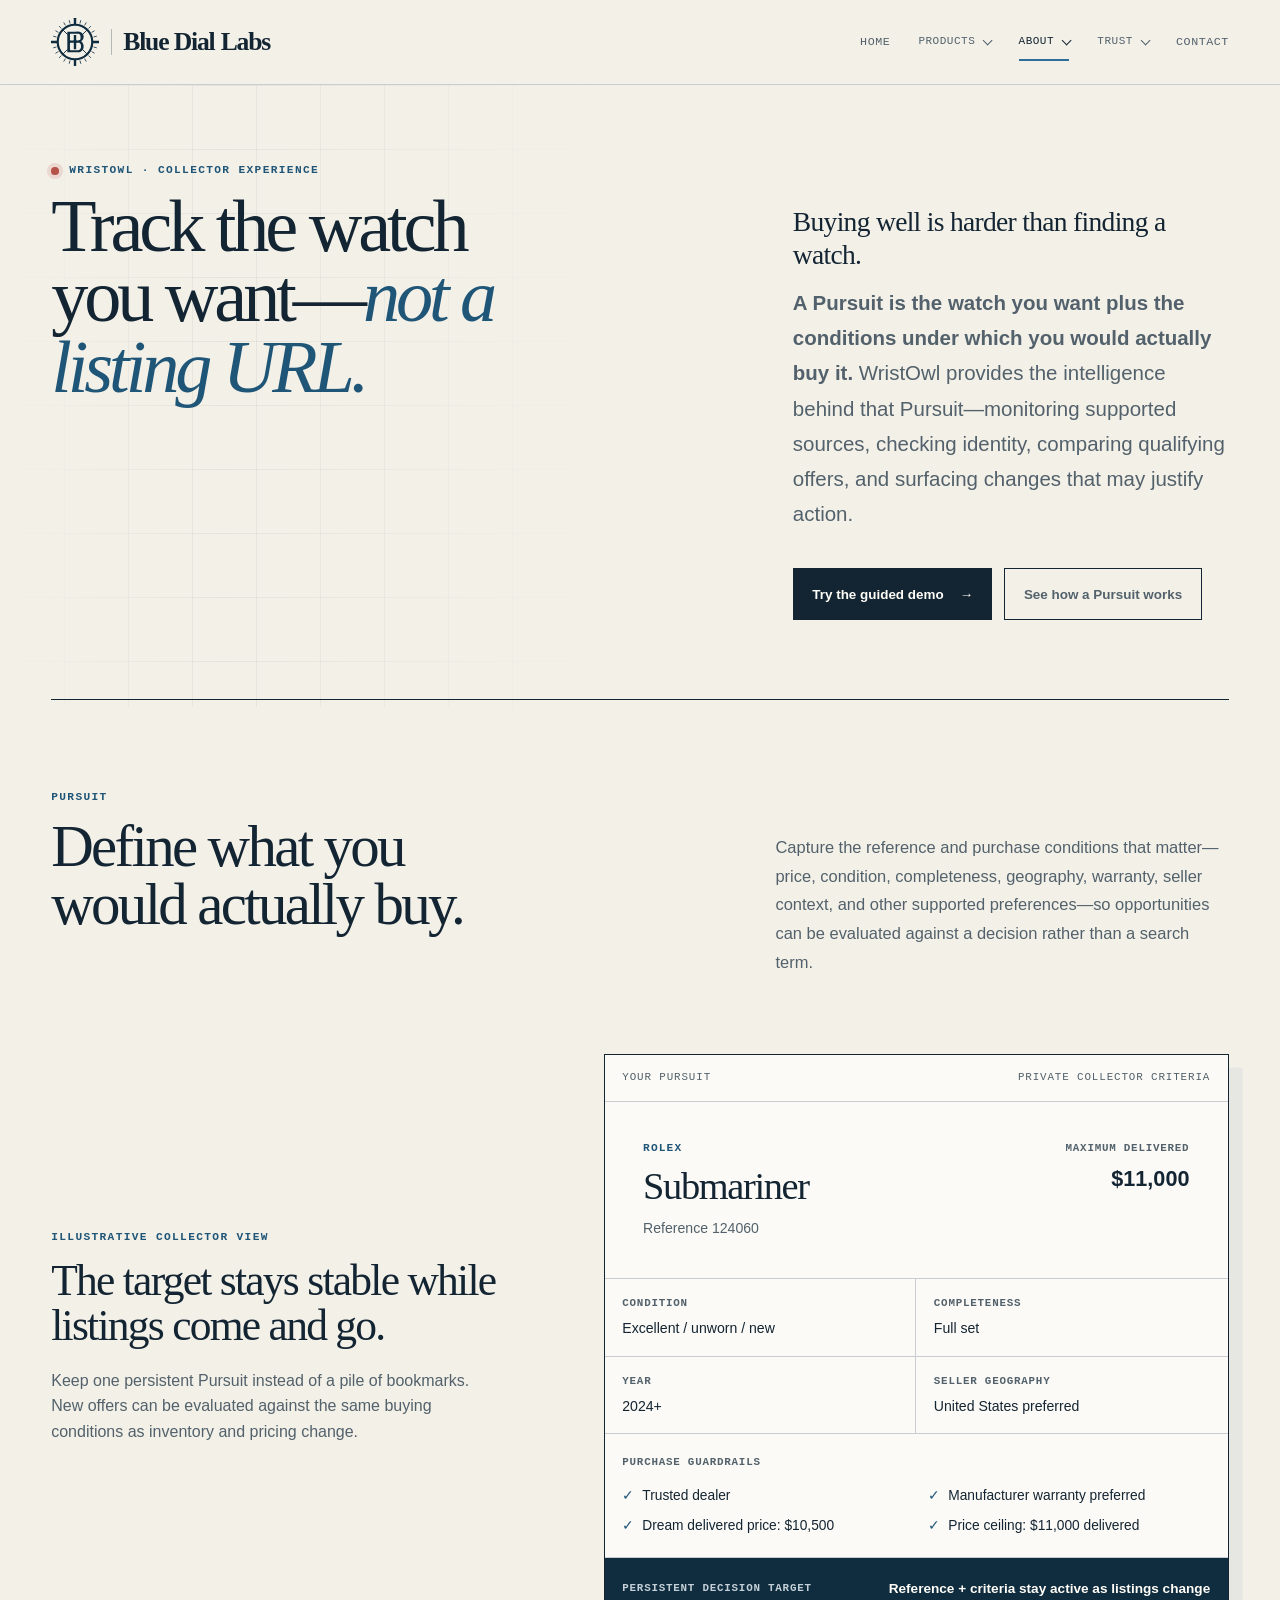
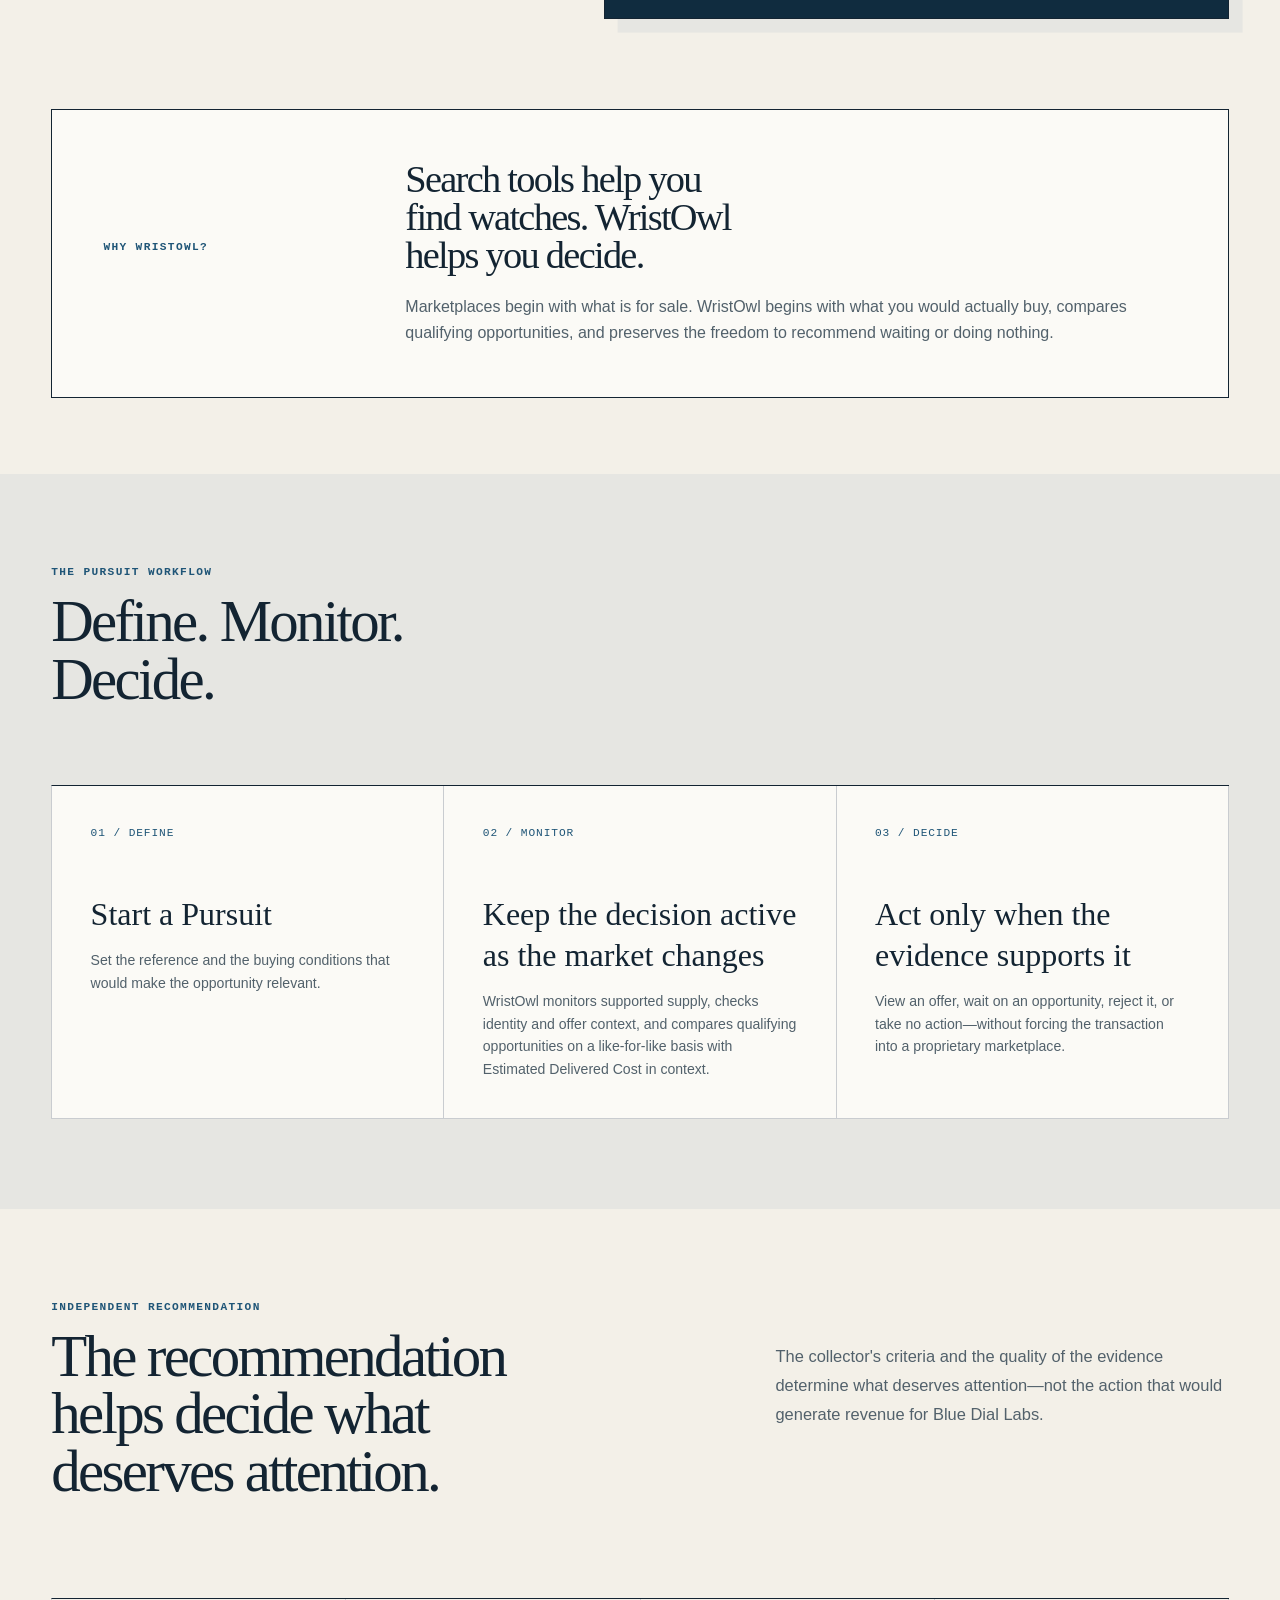
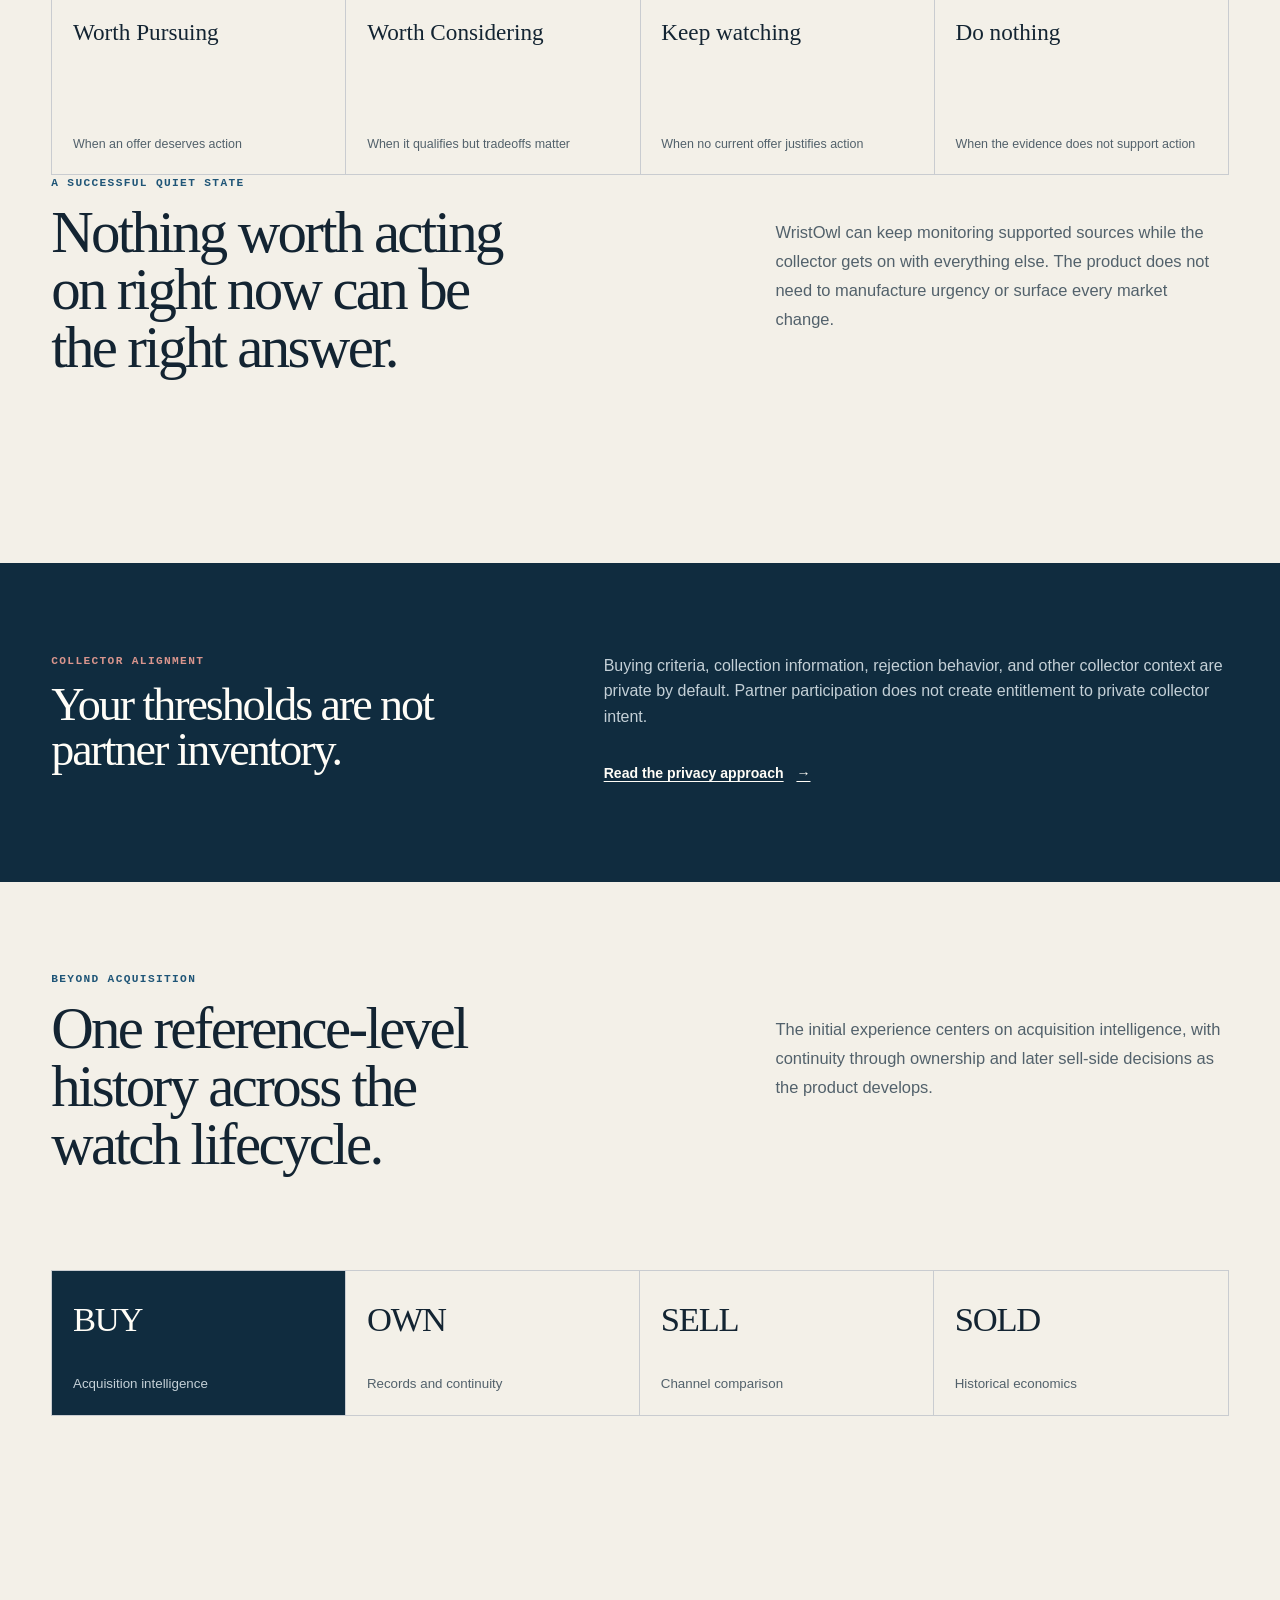
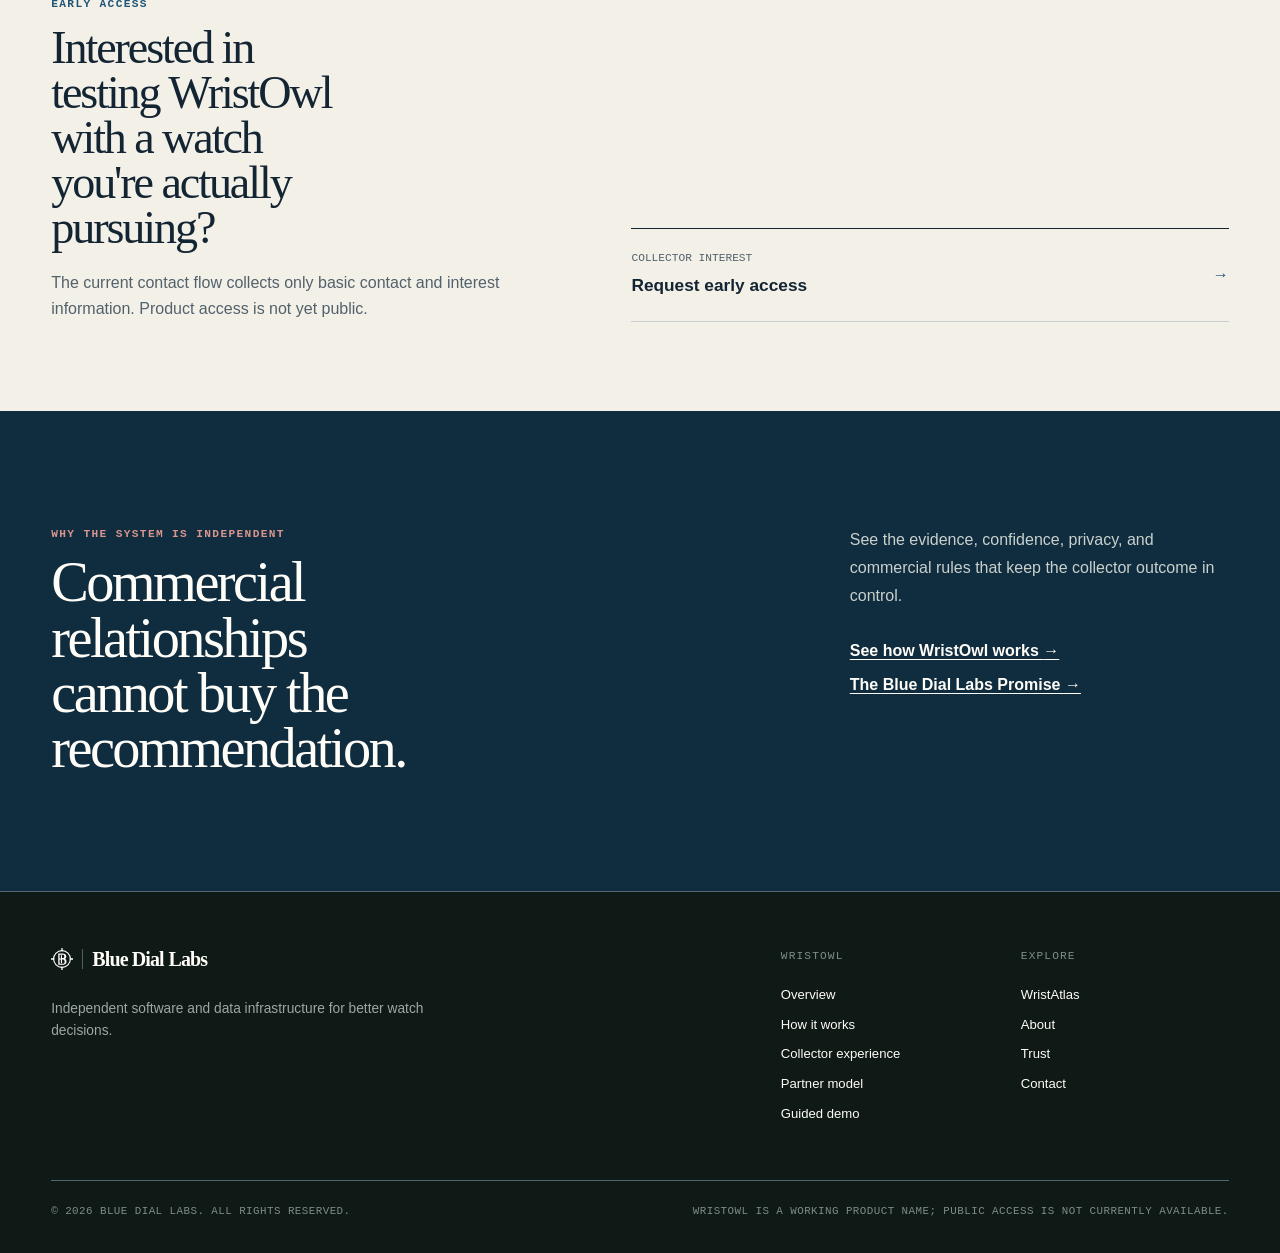
<file: collectors/index.html>
<!doctype html>
<html lang="en">
  <head>
    <meta charset="utf-8">
    <meta name="viewport" content="width=device-width, initial-scale=1">
    <title>WristOwl Collector Experience — Blue Dial Labs</title>
    <meta name="description" content="WristOwl helps watch collectors define a Pursuit, compare qualifying offers, understand Estimated Delivered Cost, and make better purchase decisions.">
    <link rel="canonical" href="https://www.bluediallabs.com/collectors/">
    <meta property="og:type" content="website">
    <meta property="og:site_name" content="Blue Dial Labs">
    <meta property="og:title" content="WristOwl Collector Experience — Blue Dial Labs">
    <meta property="og:description" content="Track the watch and your criteria—not a listing URL.">
    <meta property="og:url" content="https://www.bluediallabs.com/collectors/">
    <meta name="twitter:card" content="summary">
    <meta name="theme-color" content="#f3f0e8">
    <link rel="stylesheet" href="../assets/styles.css">
    <link rel="stylesheet" href="../assets/site-polish.css">
    <script src="../assets/site.js" defer></script>
  </head>
  <body>
    <a class="skip-link" href="#main-content">Skip to content</a>
    <header class="site-header">
      <div class="nav-shell">
        <a class="wordmark" href="../" aria-label="Blue Dial Labs home"><span>Blue Dial</span><span class="wordmark-labs">Labs</span></a>
        <button class="menu-toggle" type="button" aria-expanded="false" aria-controls="primary-navigation" aria-label="Open navigation"><span class="menu-toggle-lines" aria-hidden="true"></span></button>
        <nav class="primary-nav" id="primary-navigation" aria-label="Primary navigation"><a href="../">Home</a><a href="../products/" aria-current="location">Products</a><a href="../about/">About</a><a href="../trust/">Trust</a><a href="../contact/">Contact</a></nav>
      </div>
    </header>

    <main id="main-content">
      <section class="page-hero section-shell collector-page-hero">
        <div><p class="eyebrow"><span class="signal-dot" aria-hidden="true"></span> WristOwl · Collector experience</p><h1>Track the watch you want—<em>not a listing URL.</em></h1></div>
        <div class="page-hero-intro"><p class="hero-problem">Buying well is harder than finding a watch.</p><p><strong>A Pursuit is the watch you want plus the conditions under which you would actually buy it.</strong> WristOwl provides the intelligence behind that Pursuit—monitoring supported sources, checking identity, comparing qualifying offers, and surfacing changes that may justify action.</p><div class="button-row"><a class="button button-primary" href="../demo/">Try the guided demo <span aria-hidden="true">→</span></a><a class="button button-secondary" href="#pursuit">See how a Pursuit works</a></div></div>
      </section>

      <section class="section-shell content-section ruled-section" id="pursuit">
        <div class="section-heading split-heading">
          <div><p class="eyebrow">Pursuit</p><h2>Define what you would actually buy.</h2></div>
          <p>Capture the reference and purchase conditions that matter—price, condition, completeness, geography, warranty, seller context, and other supported preferences—so opportunities can be evaluated against a decision rather than a search term.</p>
        </div>
        <div class="offer-preview-section collector-brief-preview">
          <div class="offer-preview-copy collector-brief-copy">
            <p class="eyebrow">Illustrative collector view</p>
            <h3>The target stays stable while listings come and go.</h3>
            <p>Keep one persistent Pursuit instead of a pile of bookmarks. New offers can be evaluated against the same buying conditions as inventory and pricing change.</p>
          </div>

          <article class="mock-offer collector-brief-card" aria-label="Illustrative Pursuit with private collector criteria">
            <div class="mock-offer-topline"><span>Your Pursuit</span><span>Private collector criteria</span></div>
            <div class="mock-offer-heading">
              <div><p class="mock-offer-brand">Rolex</p><h3>Submariner</h3><p>Reference 124060</p></div>
              <div class="mock-offer-price"><span>Maximum delivered</span><strong>$11,000</strong></div>
            </div>
            <dl class="mock-offer-specs">
              <div><dt>Condition</dt><dd>Excellent / unworn / new</dd></div>
              <div><dt>Completeness</dt><dd>Full set</dd></div>
              <div><dt>Year</dt><dd>2024+</dd></div>
              <div><dt>Seller geography</dt><dd>United States preferred</dd></div>
            </dl>
            <div class="mock-match-panel">
              <p>Purchase guardrails</p>
              <ul><li>Trusted dealer</li><li>Manufacturer warranty preferred</li><li>Dream delivered price: $10,500</li><li>Price ceiling: $11,000 delivered</li></ul>
            </div>
            <div class="mock-offer-action"><span>Persistent decision target</span><strong>Reference + criteria stay active as listings change</strong></div>
          </article>
        </div>
      </section>

      <section class="section-shell boundary-callout">
        <p class="eyebrow">Why WristOwl?</p>
        <div><h2>Search tools help you find watches. WristOwl helps you decide.</h2><p>Marketplaces begin with what is for sale. WristOwl begins with what you would actually buy, compares qualifying opportunities, and preserves the freedom to recommend waiting or doing nothing.</p></div>
      </section>

      <section class="soft-section">
        <div class="section-shell content-section">
          <div class="section-heading"><p class="eyebrow">The Pursuit workflow</p><h2>Define. Monitor. Decide.</h2></div>
          <div class="definition-grid collector-workflow-grid">
            <article><p class="card-index">01 / Define</p><h3>Start a Pursuit</h3><p>Set the reference and the buying conditions that would make the opportunity relevant.</p></article>
            <article><p class="card-index">02 / Monitor</p><h3>Keep the decision active as the market changes</h3><p>WristOwl monitors supported supply, checks identity and offer context, and compares qualifying opportunities on a like-for-like basis with Estimated Delivered Cost in context.</p></article>
            <article><p class="card-index">03 / Decide</p><h3>Act only when the evidence supports it</h3><p>View an offer, wait on an opportunity, reject it, or take no action—without forcing the transaction into a proprietary marketplace.</p></article>
          </div>
        </div>
      </section>

      <section class="section-shell content-section outcome-section">
        <div class="section-heading split-heading"><div><p class="eyebrow">Independent recommendation</p><h2>The recommendation helps decide what deserves attention.</h2></div><p>The collector's criteria and the quality of the evidence determine what deserves attention—not the action that would generate revenue for Blue Dial Labs.</p></div>
        <div class="decision-track decision-track-four" aria-label="Possible acquisition recommendation states"><div><span>Worth Pursuing</span><small>When an offer deserves action</small></div><div><span>Worth Considering</span><small>When it qualifies but tradeoffs matter</small></div><div><span>Keep watching</span><small>When no current offer justifies action</small></div><div><span>Do nothing</span><small>When the evidence does not support action</small></div></div>
        <div class="section-heading split-heading"><div><p class="eyebrow">A successful quiet state</p><h2>Nothing worth acting on right now can be the right answer.</h2></div><p>WristOwl can keep monitoring supported sources while the collector gets on with everything else. The product does not need to manufacture urgency or surface every market change.</p></div>
      </section>

      <section class="dark-section">
        <div class="section-shell content-section collector-privacy-band">
          <div><p class="eyebrow eyebrow-light">Collector alignment</p><h2>Your thresholds are not partner inventory.</h2></div>
          <div><p>Buying criteria, collection information, rejection behavior, and other collector context are private by default. Partner participation does not create entitlement to private collector intent.</p><a class="text-link text-link-light" href="../privacy/">Read the privacy approach <span aria-hidden="true">→</span></a></div>
        </div>
      </section>

      <section class="section-shell content-section lifecycle-section">
        <div class="section-heading split-heading"><div><p class="eyebrow">Beyond acquisition</p><h2>One reference-level history across the watch lifecycle.</h2></div><p>The initial experience centers on acquisition intelligence, with continuity through ownership and later sell-side decisions as the product develops.</p></div>
        <div class="lifecycle-track" aria-label="Collector lifecycle"><div class="lifecycle-focus"><span>BUY</span><small>Acquisition intelligence</small></div><div><span>OWN</span><small>Records and continuity</small></div><div><span>SELL</span><small>Channel comparison</small></div><div><span>SOLD</span><small>Historical economics</small></div></div>
      </section>

      <section class="section-shell partnership-cta collector-early-access">
        <div><p class="eyebrow">Early access</p><h2>Interested in testing WristOwl with a watch you're actually pursuing?</h2><p>The current contact flow collects only basic contact and interest information. Product access is not yet public.</p></div>
        <div class="cta-addresses"><a href="../contact/?reason=wristowl"><span>Collector interest</span><strong>Request early access</strong><span aria-hidden="true">→</span></a></div>
      </section>

      <section class="contact-band">
        <div class="section-shell contact-inner"><div><p class="eyebrow eyebrow-light">Why the system is independent</p><h2>Commercial relationships cannot buy the recommendation.</h2></div><div class="contact-copy"><p>See the evidence, confidence, privacy, and commercial rules that keep the collector outcome in control.</p><div class="contact-links"><a href="../approach/">See how WristOwl works <span aria-hidden="true">→</span></a><a href="../commercial-disclosure/">The Blue Dial Labs Promise <span aria-hidden="true">→</span></a></div></div></div>
      </section>
    </main>

    <footer class="site-footer">
      <div class="section-shell footer-main">
        <div><a class="wordmark footer-wordmark" href="../" aria-label="Blue Dial Labs home"><span>Blue Dial</span><span class="wordmark-labs">Labs</span></a><p>Independent software and data infrastructure for better watch decisions.</p></div>
        <div class="footer-nav-group"><p>WristOwl</p><a href="../products/wristowl/">Overview</a><a href="../approach/">How it works</a><a href="../collectors/">Collector experience</a><a href="../data-partners/">Partner model</a><a href="../demo/">Guided demo</a></div>
        <div class="footer-nav-group"><p>Explore</p><a href="../products/wristatlas/">WristAtlas</a><a href="../about/">About</a><a href="../trust/">Trust</a><a href="../contact/">Contact</a></div>
      </div>
      <div class="section-shell footer-bottom"><p>© 2026 Blue Dial Labs. All rights reserved.</p><p>WristOwl is a working product name; public access is not currently available.</p></div>
    </footer>
  </body>
</html>
</file>
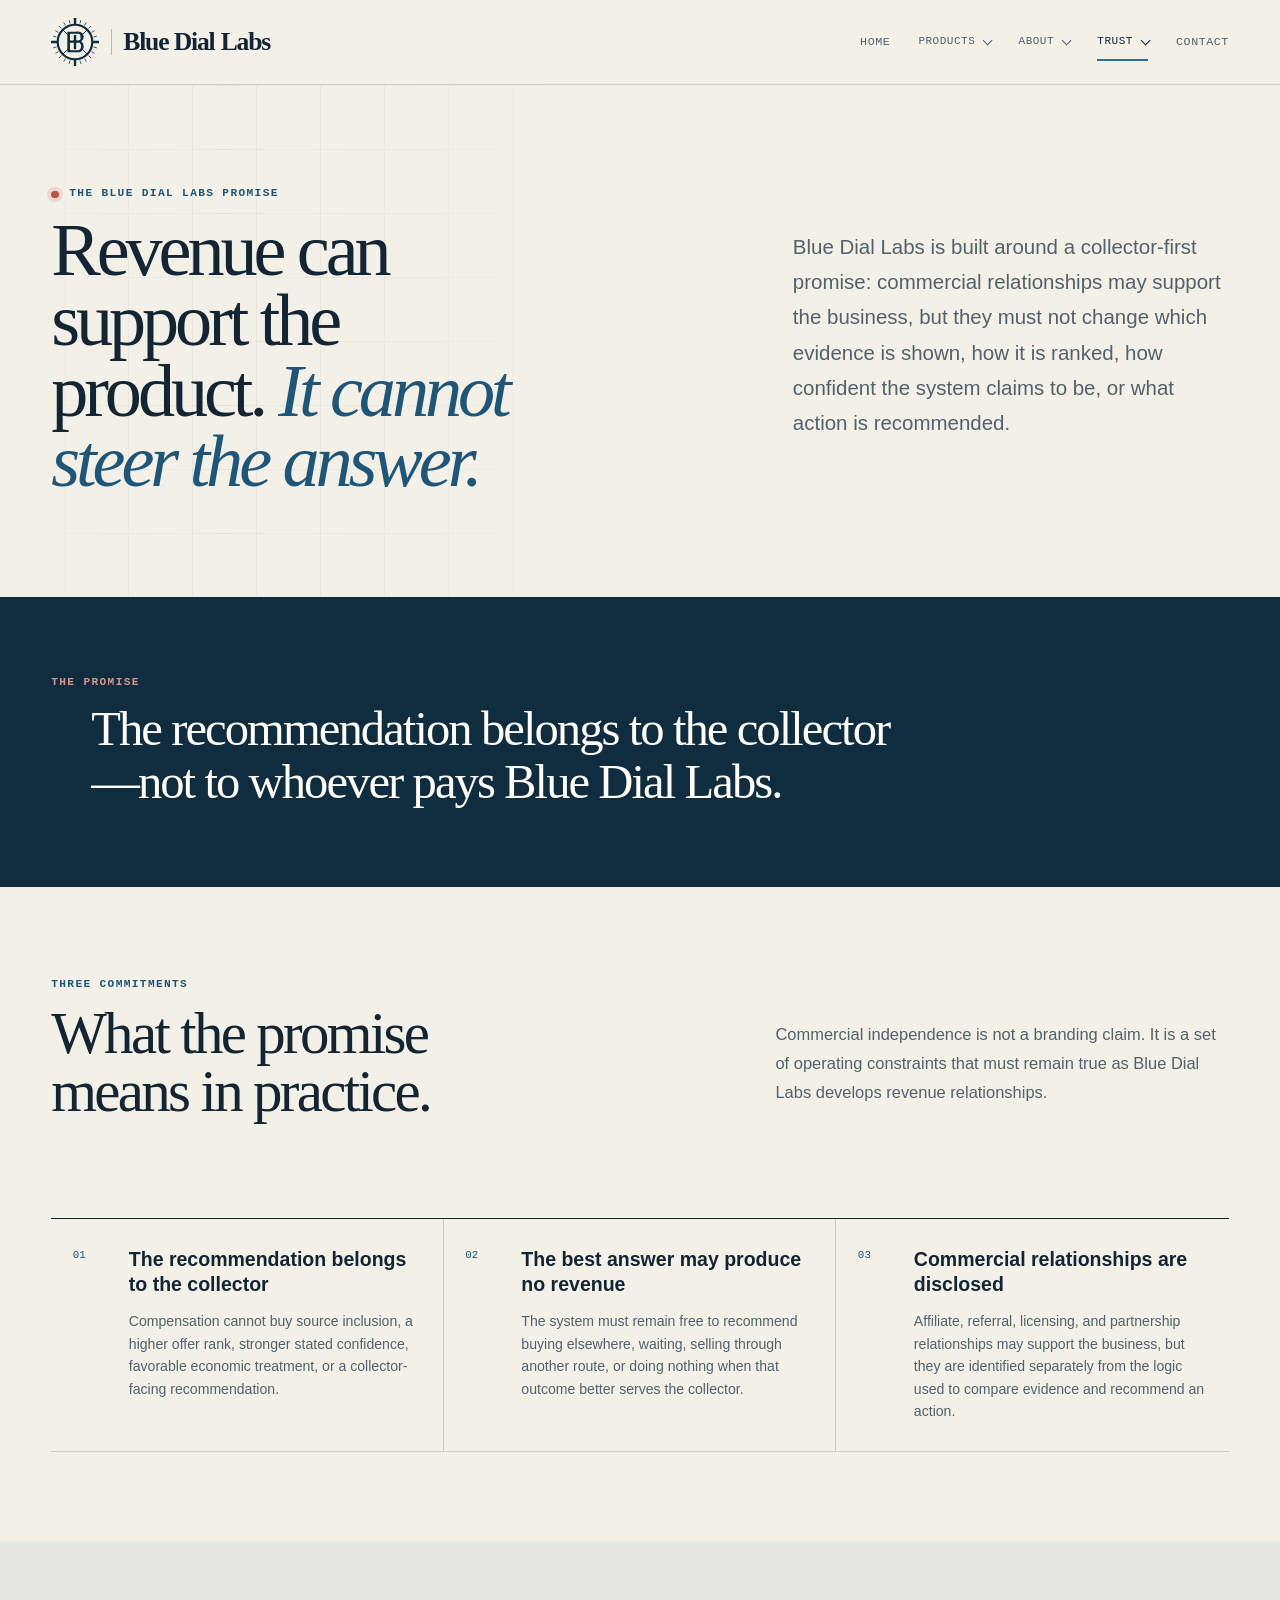
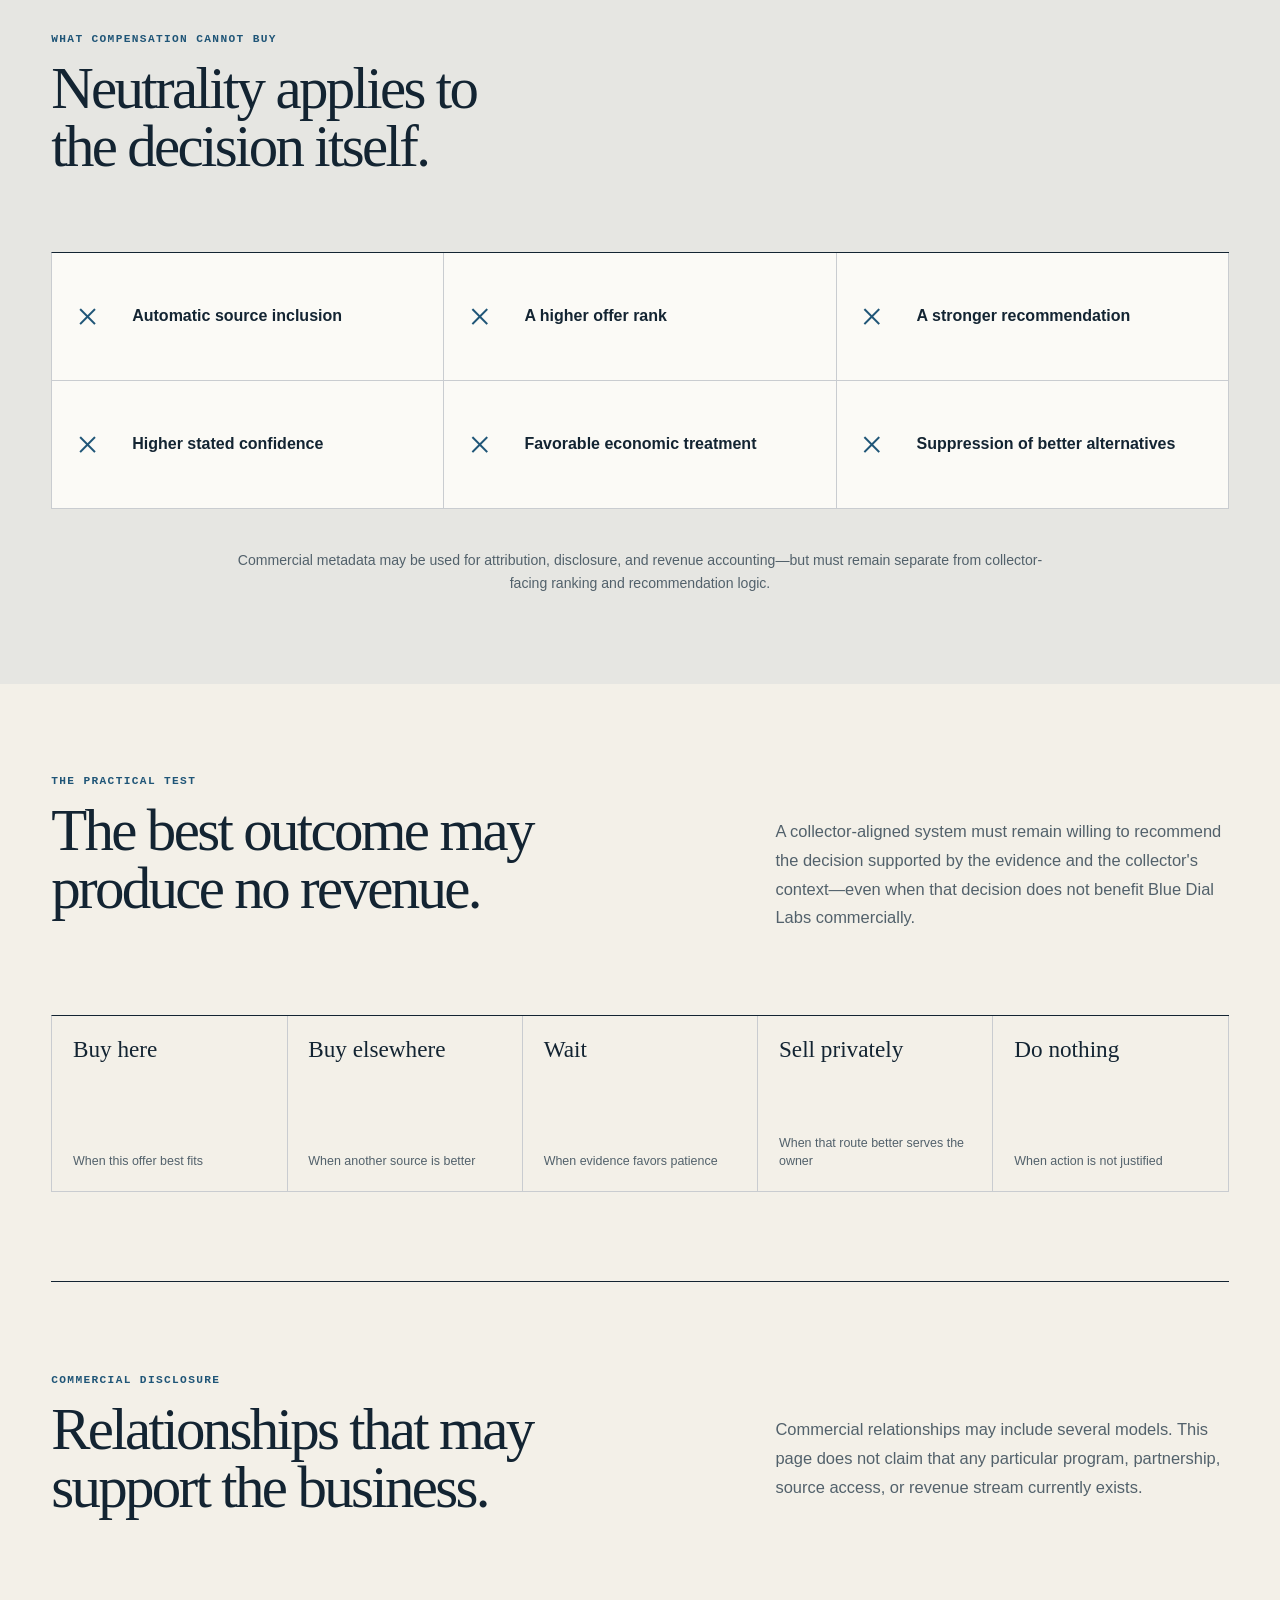
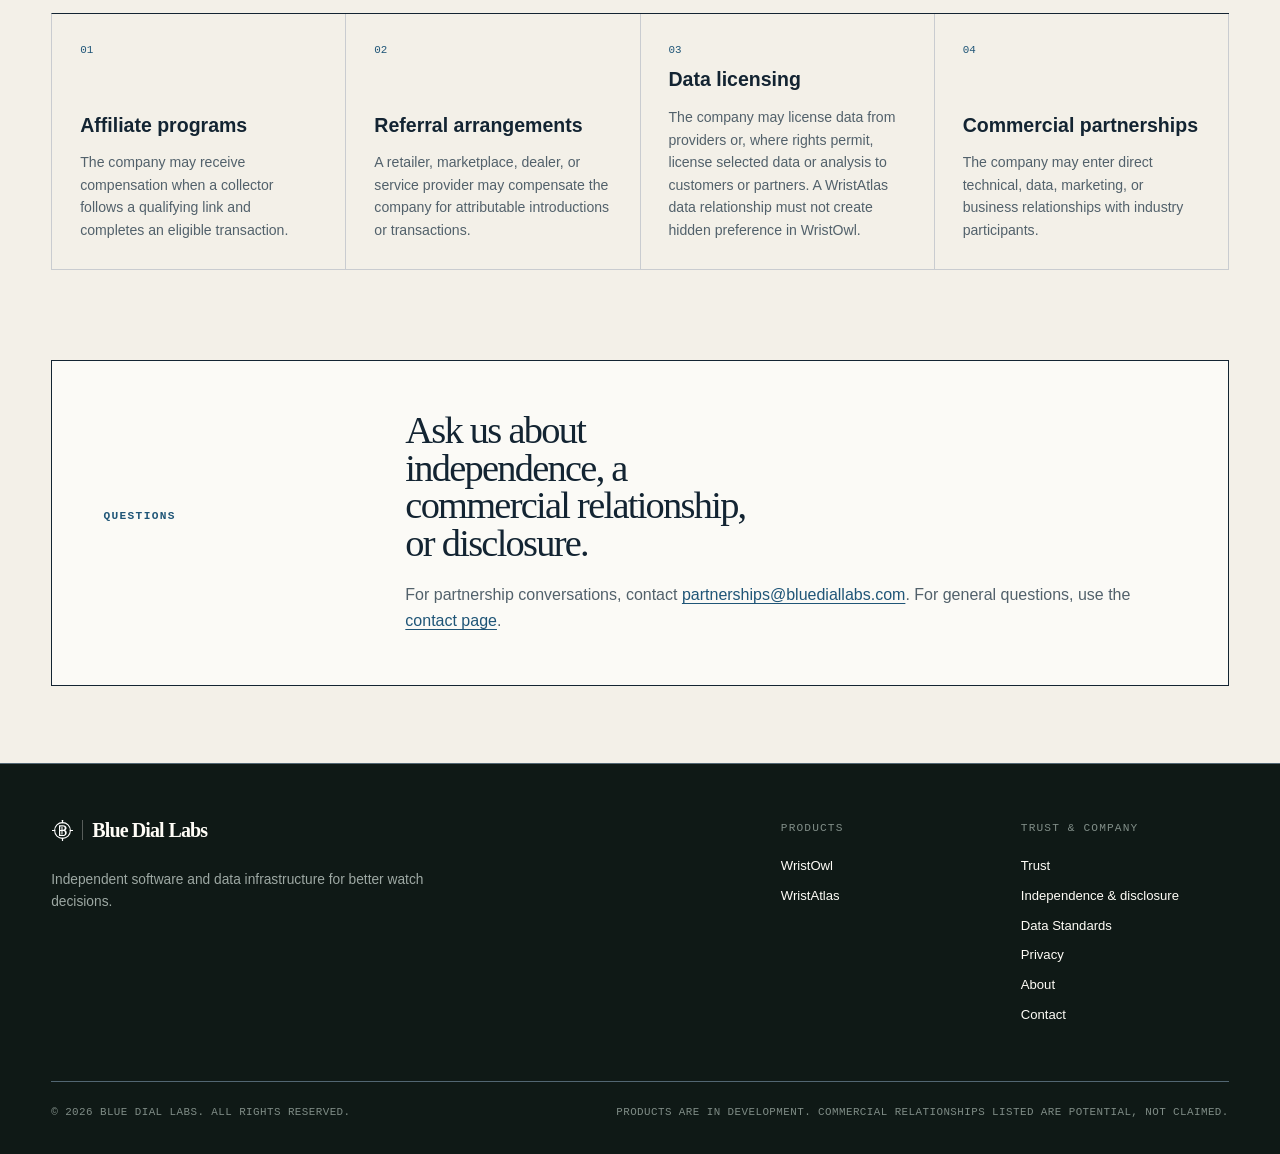
<file: commercial-disclosure/index.html>
<!doctype html>
<html lang="en">
  <head>
    <meta charset="utf-8"><meta name="viewport" content="width=device-width, initial-scale=1">
    <title>The Blue Dial Labs Promise — Independence & disclosure</title>
    <meta name="description" content="The Blue Dial Labs Promise: commercial compensation may support the business, but it cannot determine source inclusion, offer rank, confidence, or collector recommendations.">
    <link rel="canonical" href="https://www.bluediallabs.com/commercial-disclosure/">
    <meta property="og:type" content="website"><meta property="og:site_name" content="Blue Dial Labs"><meta property="og:title" content="The Blue Dial Labs Promise"><meta property="og:description" content="Revenue can support the product. It cannot steer the answer."><meta property="og:url" content="https://www.bluediallabs.com/commercial-disclosure/">
    <meta name="twitter:card" content="summary"><meta name="theme-color" content="#f3f0e8">
    <link rel="stylesheet" href="../assets/styles.css"><link rel="stylesheet" href="../assets/site-polish.css"><script src="../assets/site.js" defer></script>
  </head>
  <body>
    <a class="skip-link" href="#main-content">Skip to content</a>
    <header class="site-header"><div class="nav-shell"><a class="wordmark" href="../" aria-label="Blue Dial Labs home"><span>Blue Dial</span><span class="wordmark-labs">Labs</span></a><button class="menu-toggle" type="button" aria-expanded="false" aria-controls="primary-navigation" aria-label="Open navigation"><span class="menu-toggle-lines" aria-hidden="true"></span></button><nav class="primary-nav" id="primary-navigation" aria-label="Primary navigation"><a href="../">Home</a><a href="../products/">Products</a><a href="../about/">About</a><a href="../trust/" aria-current="location">Trust</a><a href="../contact/">Contact</a></nav></div></header>
    <main id="main-content">
      <section class="page-hero section-shell"><div><p class="eyebrow"><span class="signal-dot" aria-hidden="true"></span> The Blue Dial Labs Promise</p><h1>Revenue can support the product. <em>It cannot steer the answer.</em></h1></div><p class="page-hero-intro">Blue Dial Labs is built around a collector-first promise: commercial relationships may support the business, but they must not change which evidence is shown, how it is ranked, how confident the system claims to be, or what action is recommended.</p></section>
      <section class="disclosure-principle"><div class="section-shell"><p class="eyebrow eyebrow-light">The promise</p><blockquote>The recommendation belongs to the collector—not to whoever pays Blue Dial Labs.</blockquote></div></section>

      <section class="section-shell content-section"><div class="section-heading split-heading"><div><p class="eyebrow">Three commitments</p><h2>What the promise means in practice.</h2></div><p>Commercial independence is not a branding claim. It is a set of operating constraints that must remain true as Blue Dial Labs develops revenue relationships.</p></div><div class="numbered-principles promise-commitments"><article><span>01</span><div><h3>The recommendation belongs to the collector</h3><p>Compensation cannot buy source inclusion, a higher offer rank, stronger stated confidence, favorable economic treatment, or a collector-facing recommendation.</p></div></article><article><span>02</span><div><h3>The best answer may produce no revenue</h3><p>The system must remain free to recommend buying elsewhere, waiting, selling through another route, or doing nothing when that outcome better serves the collector.</p></div></article><article><span>03</span><div><h3>Commercial relationships are disclosed</h3><p>Affiliate, referral, licensing, and partnership relationships may support the business, but they are identified separately from the logic used to compare evidence and recommend an action.</p></div></article></div></section>

      <section class="soft-section"><div class="section-shell content-section"><div class="section-heading"><p class="eyebrow">What compensation cannot buy</p><h2>Neutrality applies to the decision itself.</h2></div><div class="cannot-buy-grid"><div><span aria-hidden="true">×</span><p>Automatic source inclusion</p></div><div><span aria-hidden="true">×</span><p>A higher offer rank</p></div><div><span aria-hidden="true">×</span><p>A stronger recommendation</p></div><div><span aria-hidden="true">×</span><p>Higher stated confidence</p></div><div><span aria-hidden="true">×</span><p>Favorable economic treatment</p></div><div><span aria-hidden="true">×</span><p>Suppression of better alternatives</p></div></div><p class="center-note">Commercial metadata may be used for attribution, disclosure, and revenue accounting—but must remain separate from collector-facing ranking and recommendation logic.</p></div></section>

      <section class="section-shell content-section outcome-section"><div class="section-heading split-heading"><div><p class="eyebrow">The practical test</p><h2>The best outcome may produce no revenue.</h2></div><p>A collector-aligned system must remain willing to recommend the decision supported by the evidence and the collector's context—even when that decision does not benefit Blue Dial Labs commercially.</p></div><div class="decision-track" aria-label="Possible recommendations"><div><span>Buy here</span><small>When this offer best fits</small></div><div><span>Buy elsewhere</span><small>When another source is better</small></div><div><span>Wait</span><small>When evidence favors patience</small></div><div><span>Sell privately</span><small>When that route better serves the owner</small></div><div><span>Do nothing</span><small>When action is not justified</small></div></div></section>

      <section class="section-shell content-section ruled-section"><div class="section-heading split-heading"><div><p class="eyebrow">Commercial disclosure</p><h2>Relationships that may support the business.</h2></div><p>Commercial relationships may include several models. This page does not claim that any particular program, partnership, source access, or revenue stream currently exists.</p></div><div class="relationship-grid"><article><span>01</span><h3>Affiliate programs</h3><p>The company may receive compensation when a collector follows a qualifying link and completes an eligible transaction.</p></article><article><span>02</span><h3>Referral arrangements</h3><p>A retailer, marketplace, dealer, or service provider may compensate the company for attributable introductions or transactions.</p></article><article><span>03</span><h3>Data licensing</h3><p>The company may license data from providers or, where rights permit, license selected data or analysis to customers or partners. A WristAtlas data relationship must not create hidden preference in WristOwl.</p></article><article><span>04</span><h3>Commercial partnerships</h3><p>The company may enter direct technical, data, marketing, or business relationships with industry participants.</p></article></div></section>

      <section class="section-shell boundary-callout disclosure-contact"><p class="eyebrow">Questions</p><div><h2>Ask us about independence, a commercial relationship, or disclosure.</h2><p>For partnership conversations, contact <a href="mailto:partnerships@bluediallabs.com">partnerships@bluediallabs.com</a>. For general questions, use the <a href="../contact/">contact page</a>.</p></div></section>
    </main>
    <footer class="site-footer"><div class="section-shell footer-main"><div><a class="wordmark footer-wordmark" href="../" aria-label="Blue Dial Labs home"><span>Blue Dial</span><span class="wordmark-labs">Labs</span></a><p>Independent software and data infrastructure for better watch decisions.</p></div><div class="footer-nav-group"><p>Products</p><a href="../products/wristowl/">WristOwl</a><a href="../products/wristatlas/">WristAtlas</a></div><div class="footer-nav-group"><p>Trust &amp; company</p><a href="../trust/">Trust</a><a href="../commercial-disclosure/">Independence &amp; disclosure</a><a href="../data-standards/">Data Standards</a><a href="../privacy/">Privacy</a><a href="../about/">About</a><a href="../contact/">Contact</a></div></div><div class="section-shell footer-bottom"><p>© 2026 Blue Dial Labs. All rights reserved.</p><p>Products are in development. Commercial relationships listed are potential, not claimed.</p></div></footer>
  </body>
</html>
</file>
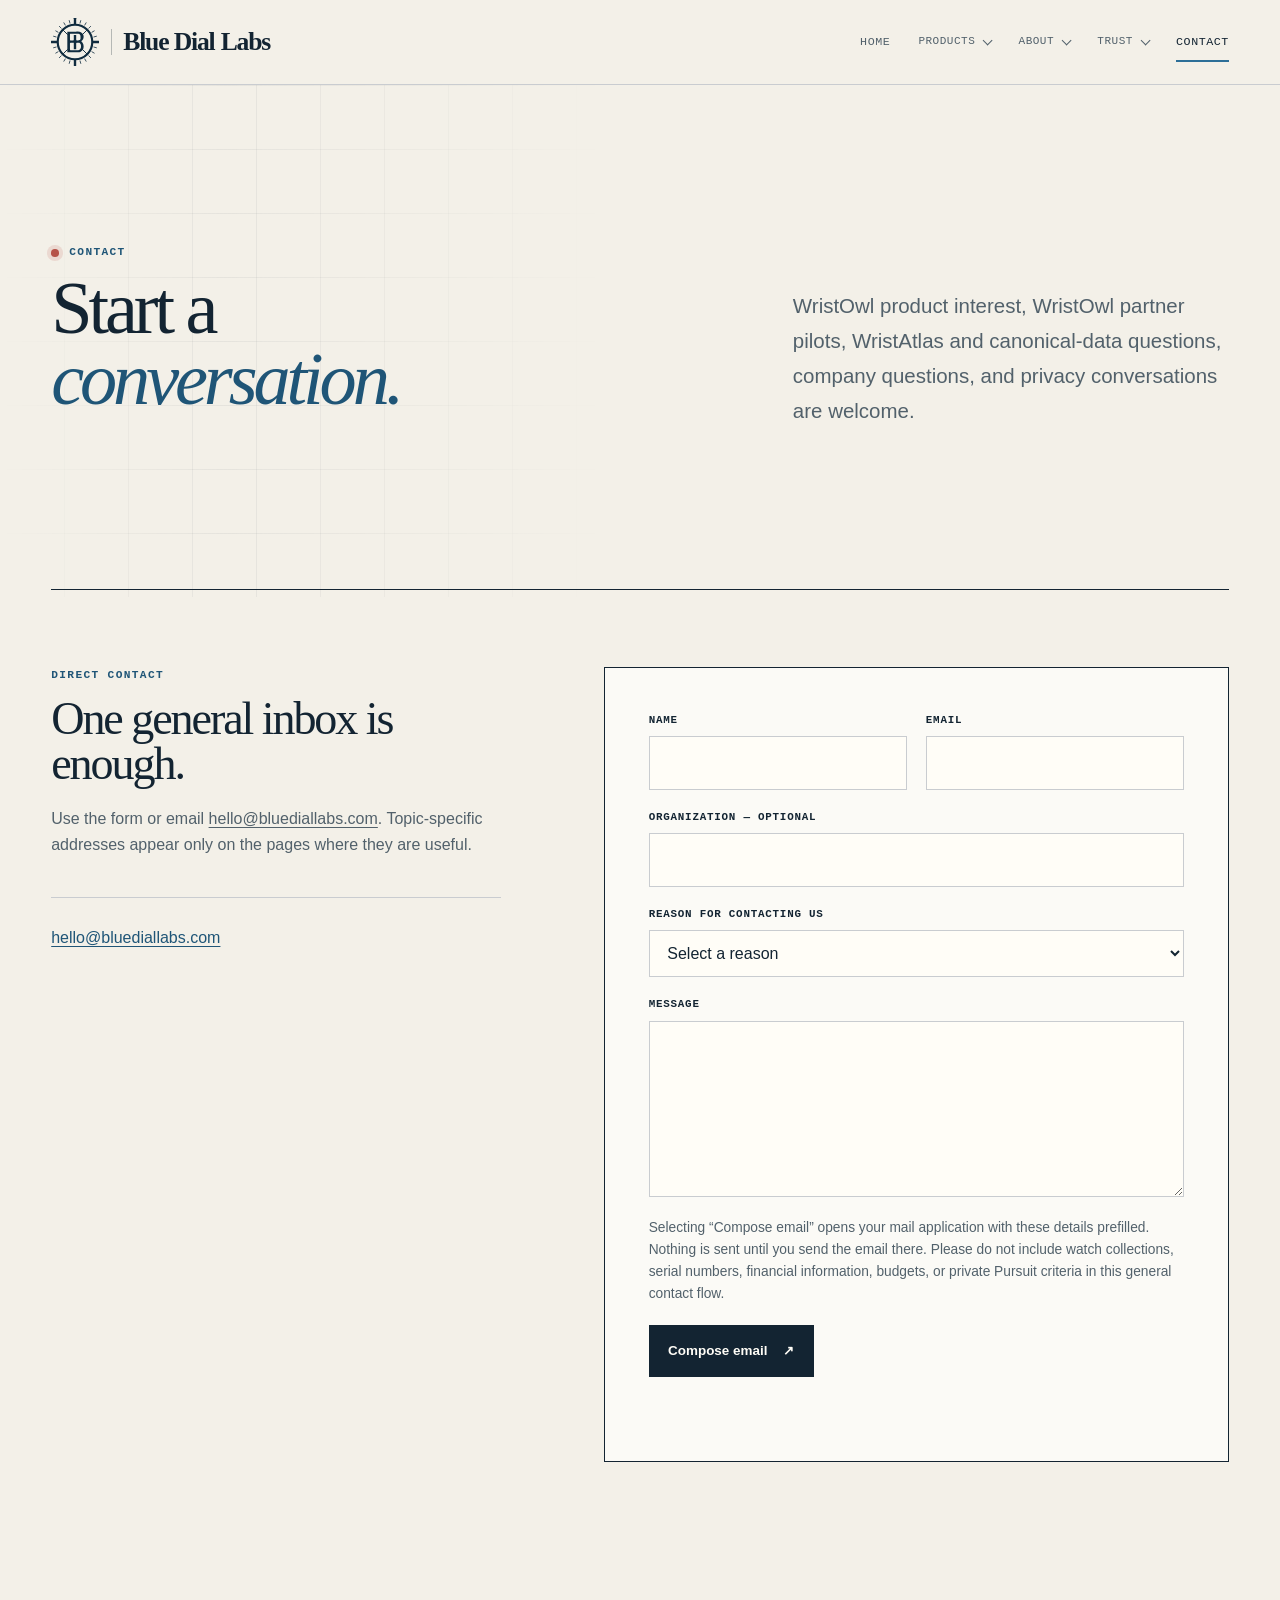
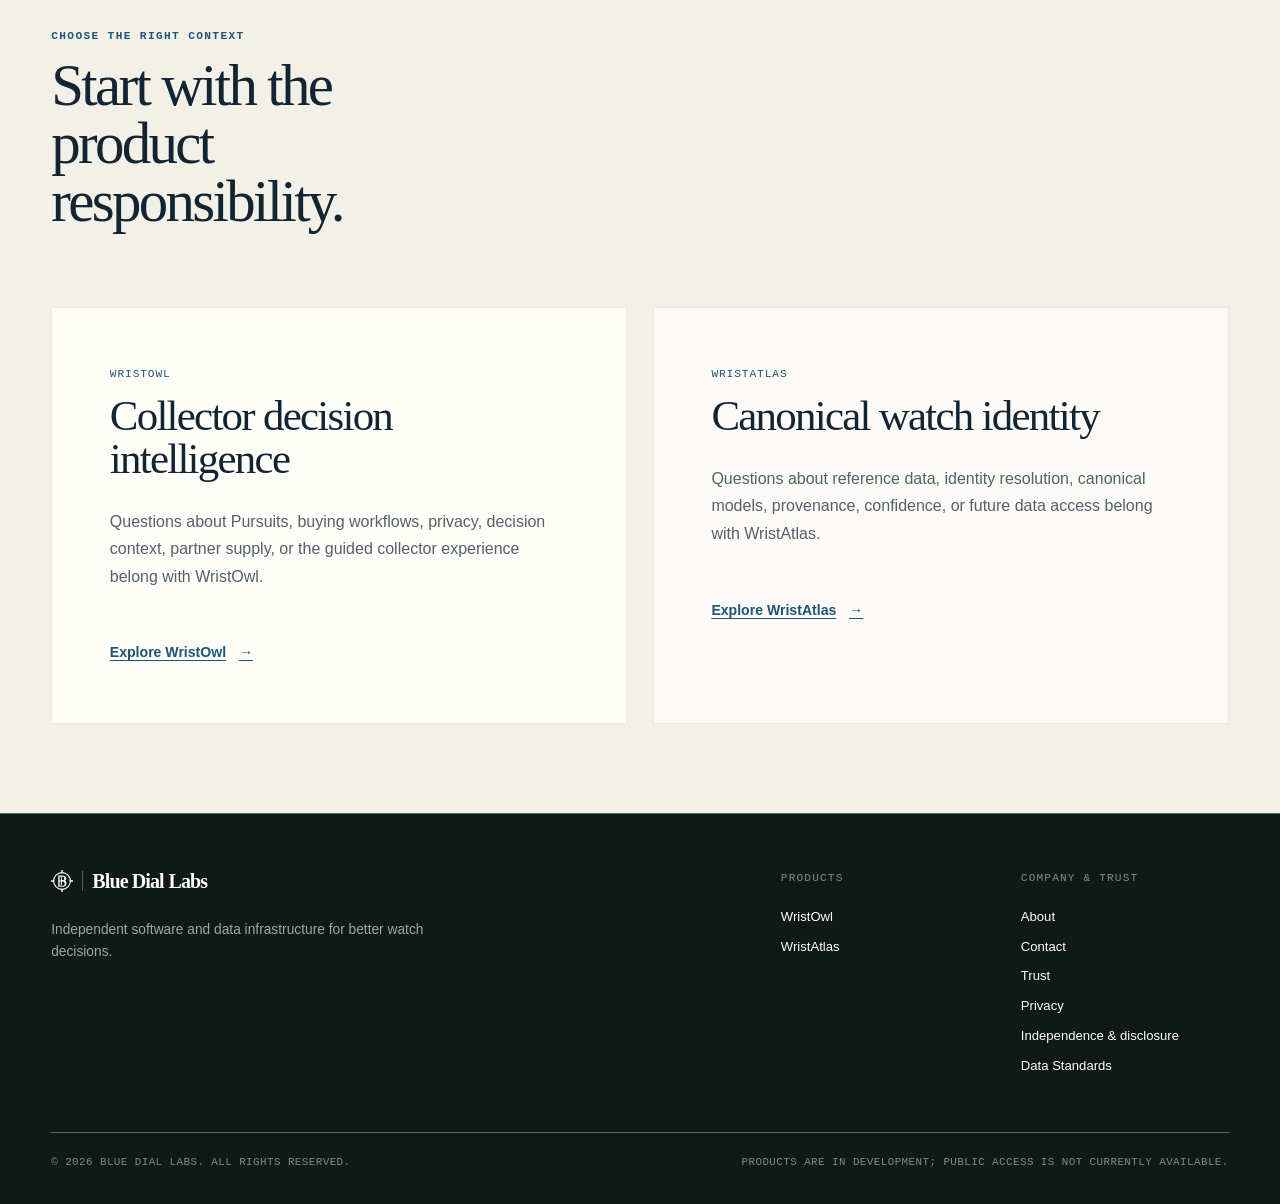
<file: contact/index.html>
<!doctype html>
<html lang="en">
  <head>
    <meta charset="utf-8">
    <meta name="viewport" content="width=device-width, initial-scale=1">
    <title>Contact — Blue Dial Labs</title>
    <meta name="description" content="Contact Blue Dial Labs about WristOwl, WristAtlas, partner pilots, company questions, privacy, or watch-market data.">
    <link rel="canonical" href="https://www.bluediallabs.com/contact/">
    <meta property="og:type" content="website">
    <meta property="og:site_name" content="Blue Dial Labs">
    <meta property="og:title" content="Contact — Blue Dial Labs">
    <meta property="og:description" content="Start a conversation with Blue Dial Labs.">
    <meta property="og:url" content="https://www.bluediallabs.com/contact/">
    <meta name="twitter:card" content="summary">
    <meta name="theme-color" content="#f3f0e8">
    <link rel="stylesheet" href="../assets/styles.css">
    <link rel="stylesheet" href="../assets/site-polish.css">
    <script src="../assets/site.js" defer></script>
  </head>
  <body>
    <a class="skip-link" href="#main-content">Skip to content</a>
    <header class="site-header"><div class="nav-shell"><a class="wordmark" href="../" aria-label="Blue Dial Labs home"><span>Blue Dial</span><span class="wordmark-labs">Labs</span></a><button class="menu-toggle" type="button" aria-expanded="false" aria-controls="primary-navigation" aria-label="Open navigation"><span class="menu-toggle-lines" aria-hidden="true"></span></button><nav class="primary-nav" id="primary-navigation" aria-label="Primary navigation"><a href="../">Home</a><a href="../products/">Products</a><a href="../about/">About</a><a href="../trust/">Trust</a><a href="../contact/" aria-current="page">Contact</a></nav></div></header>

    <main id="main-content">
      <section class="page-hero contact-page-hero section-shell"><div><p class="eyebrow"><span class="signal-dot" aria-hidden="true"></span> Contact</p><h1>Start a <em>conversation.</em></h1></div><p class="page-hero-intro">WristOwl product interest, WristOwl partner pilots, WristAtlas and canonical-data questions, company questions, and privacy conversations are welcome.</p></section>

      <section class="section-shell contact-layout">
        <div class="contact-details"><p class="eyebrow">Direct contact</p><h2>One general inbox is enough.</h2><p>Use the form or email <a href="mailto:hello@bluediallabs.com">hello@bluediallabs.com</a>. Topic-specific addresses appear only on the pages where they are useful.</p><div class="contact-direct"><a href="mailto:hello@bluediallabs.com">hello@bluediallabs.com</a></div></div>
        <form class="contact-form" data-mailto-form="hello@bluediallabs.com">
          <div class="form-grid">
            <div class="form-field"><label for="name">Name</label><input id="name" name="name" autocomplete="name" required></div>
            <div class="form-field"><label for="email">Email</label><input id="email" name="email" type="email" required autocomplete="email"></div>
            <div class="form-field form-field-full"><label for="organization">Organization <span aria-hidden="true">— optional</span></label><input id="organization" name="organization" autocomplete="organization"></div>
            <div class="form-field form-field-full"><label for="reason">Reason for contacting us</label><select id="reason" name="reason" required><option value="" selected disabled>Select a reason</option><option>WristOwl / collector product interest</option><option>WristOwl / partner pilot or offer-data collaboration</option><option>WristAtlas / canonical identity and data</option><option>Company / general inquiry</option><option>Privacy</option><option>Other</option></select></div>
            <div class="form-field form-field-full"><label for="message">Message</label><textarea id="message" name="message" required></textarea></div>
          </div>
          <p class="form-note">Selecting “Compose email” opens your mail application with these details prefilled. Nothing is sent until you send the email there. Please do not include watch collections, serial numbers, financial information, budgets, or private Pursuit criteria in this general contact flow.</p>
          <button class="button button-primary" type="submit">Compose email <span aria-hidden="true">↗</span></button><p class="form-status" aria-live="polite"></p>
        </form>
      </section>

      <section class="section-shell content-section contact-audience-section"><div class="section-heading"><p class="eyebrow">Choose the right context</p><h2>Start with the product responsibility.</h2></div><div class="audience-grid"><article class="audience-card audience-card-collector"><p class="card-index">WristOwl</p><h3>Collector decision intelligence</h3><p>Questions about Pursuits, buying workflows, privacy, decision context, partner supply, or the guided collector experience belong with WristOwl.</p><a class="text-link" href="../products/wristowl/">Explore WristOwl <span aria-hidden="true">→</span></a></article><article class="audience-card"><p class="card-index">WristAtlas</p><h3>Canonical watch identity</h3><p>Questions about reference data, identity resolution, canonical models, provenance, confidence, or future data access belong with WristAtlas.</p><a class="text-link" href="../products/wristatlas/">Explore WristAtlas <span aria-hidden="true">→</span></a></article></div></section>
    </main>

    <footer class="site-footer"><div class="section-shell footer-main"><div><a class="wordmark footer-wordmark" href="../" aria-label="Blue Dial Labs home"><span>Blue Dial</span><span class="wordmark-labs">Labs</span></a><p>Independent software and data infrastructure for better watch decisions.</p></div><div class="footer-nav-group"><p>Products</p><a href="../products/wristowl/">WristOwl</a><a href="../products/wristatlas/">WristAtlas</a></div><div class="footer-nav-group"><p>Company &amp; trust</p><a href="../about/">About</a><a href="../contact/">Contact</a><a href="../trust/">Trust</a><a href="../privacy/">Privacy</a><a href="../commercial-disclosure/">Independence &amp; disclosure</a><a href="../data-standards/">Data Standards</a></div></div><div class="section-shell footer-bottom"><p>© 2026 Blue Dial Labs. All rights reserved.</p><p>Products are in development; public access is not currently available.</p></div></footer>
  </body>
</html>
</file>
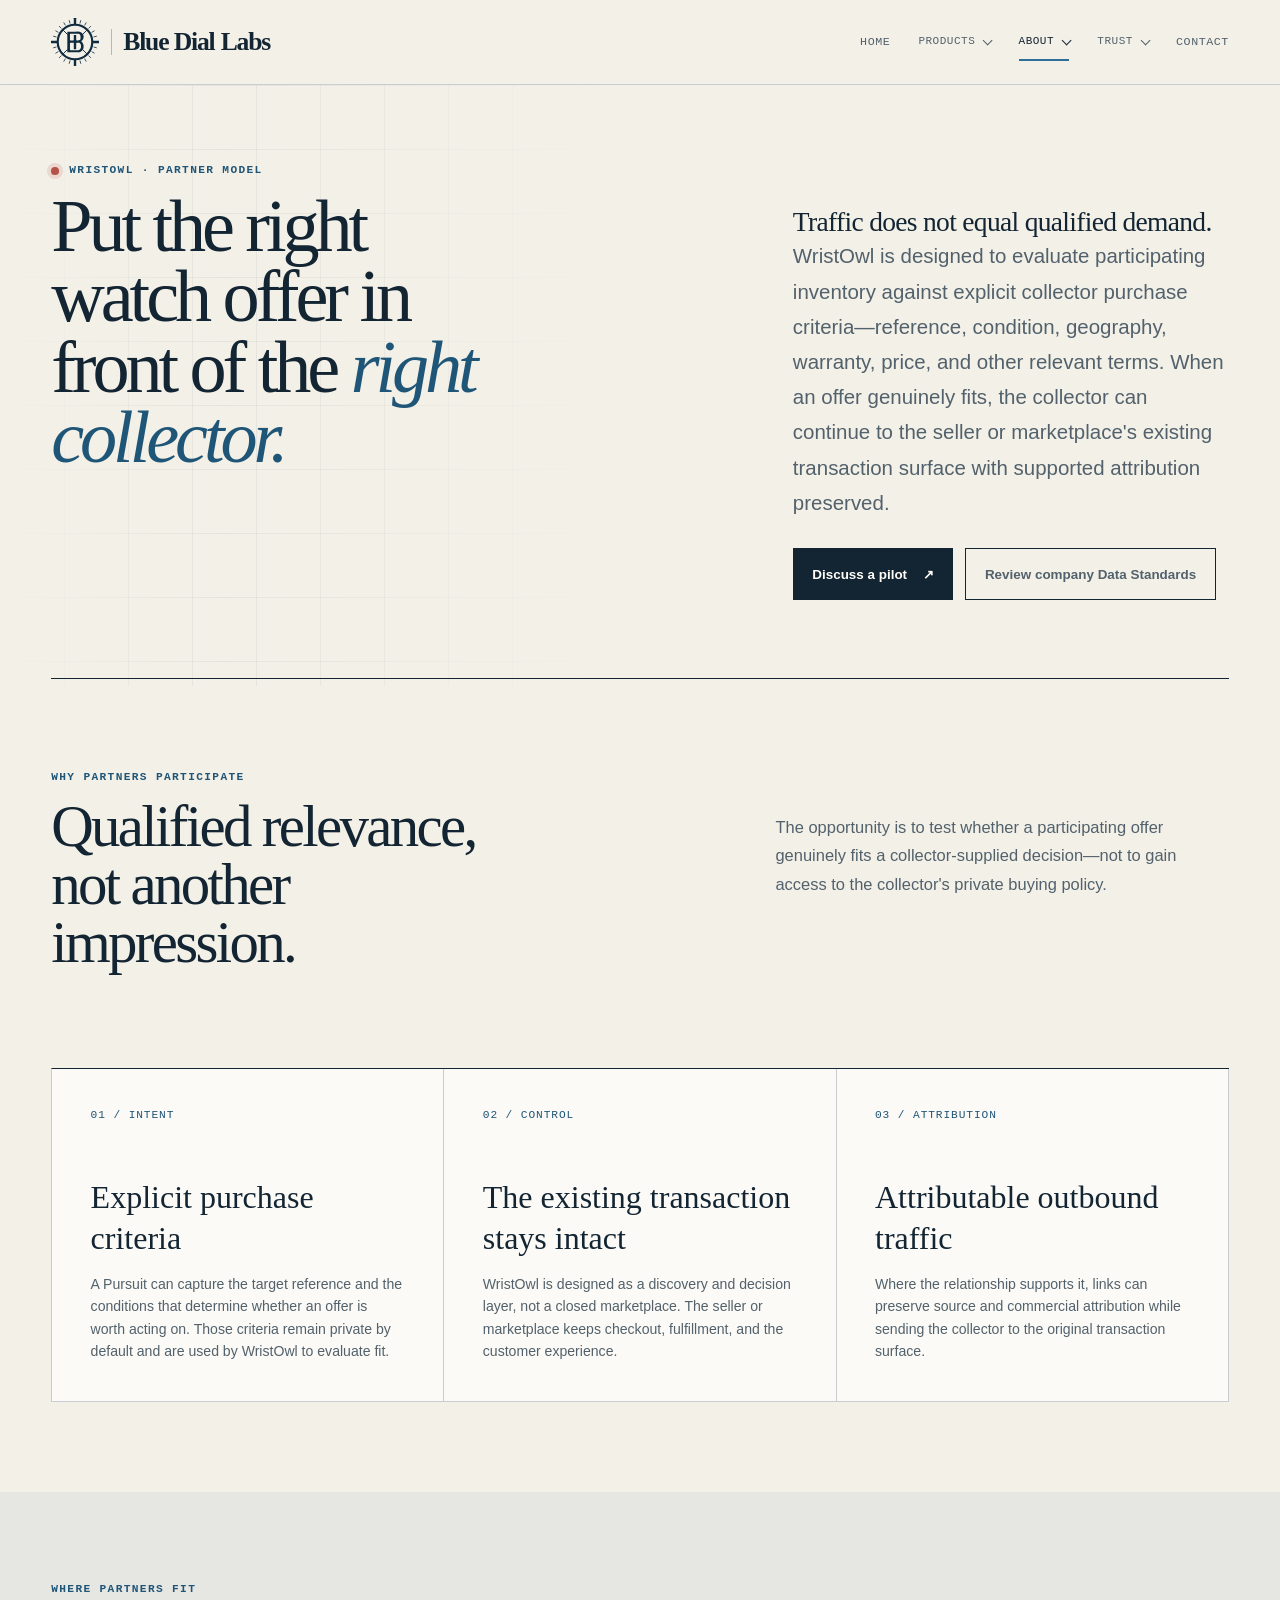
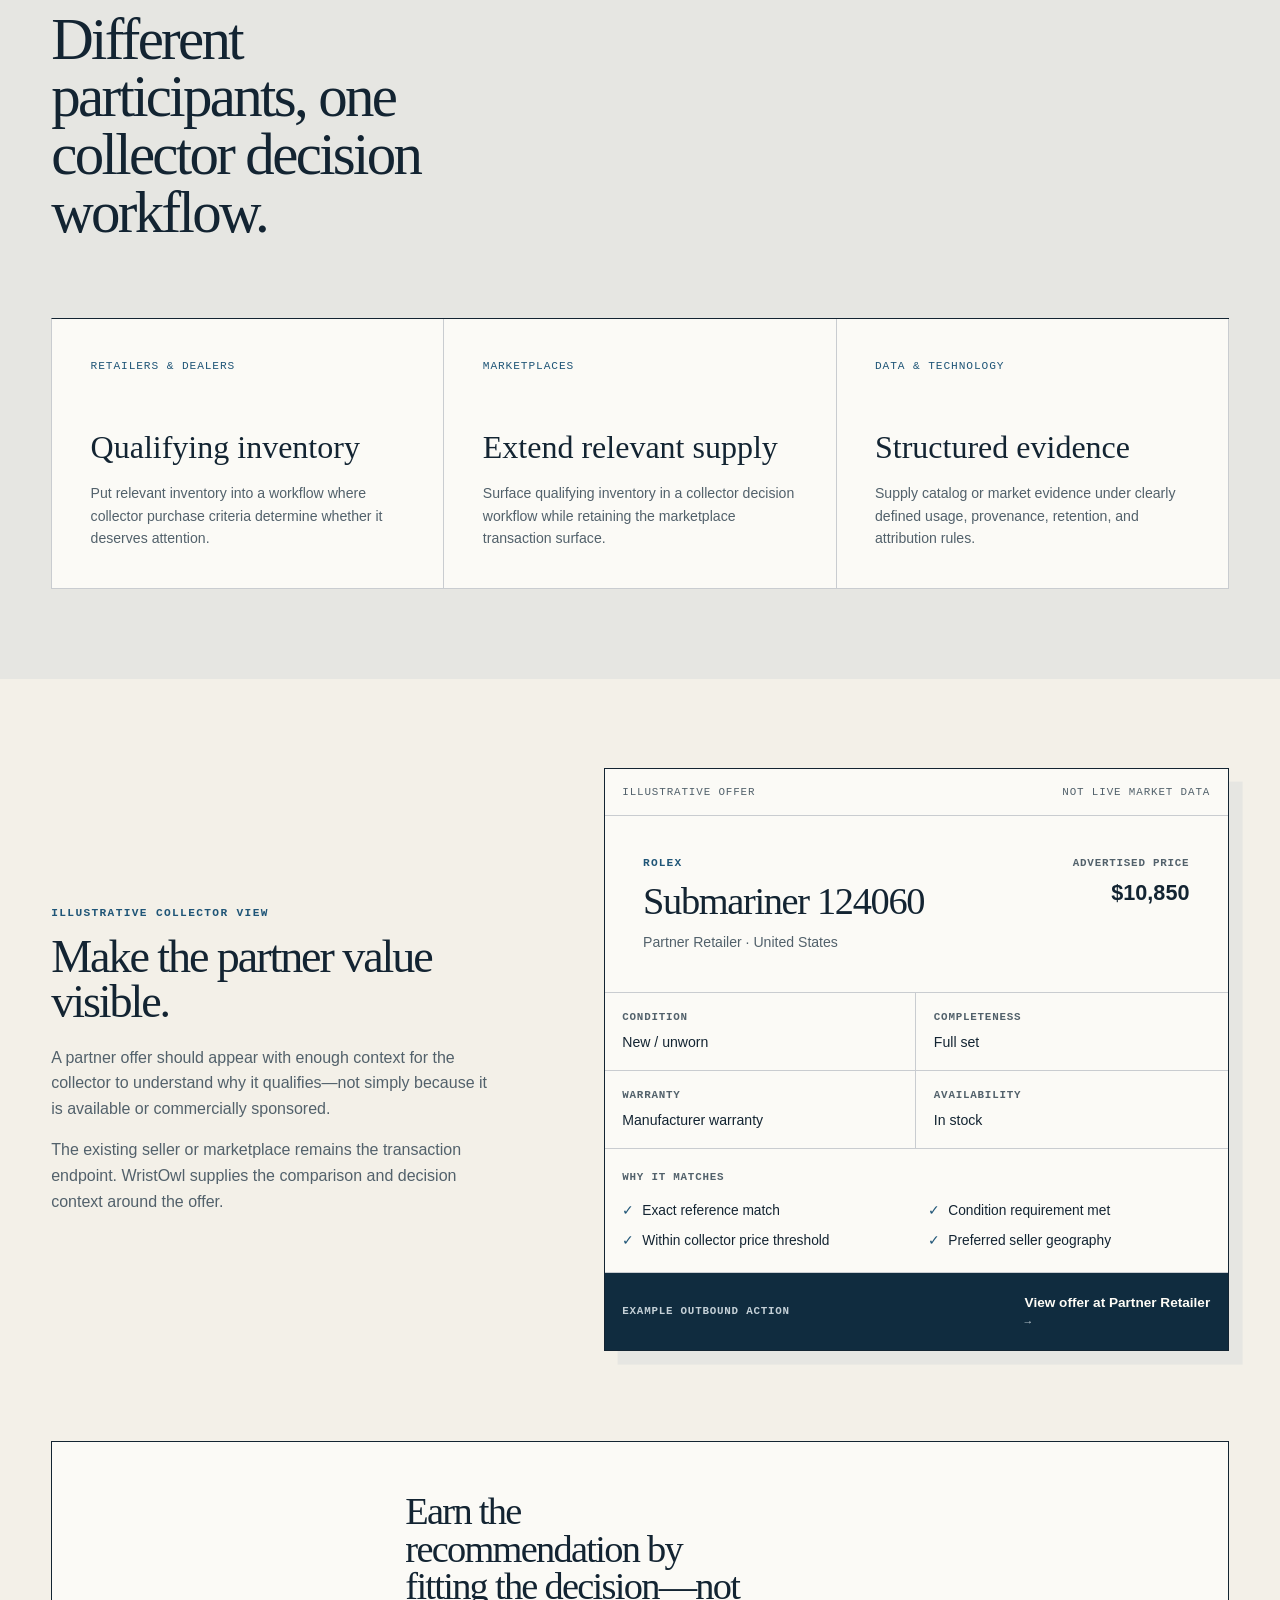
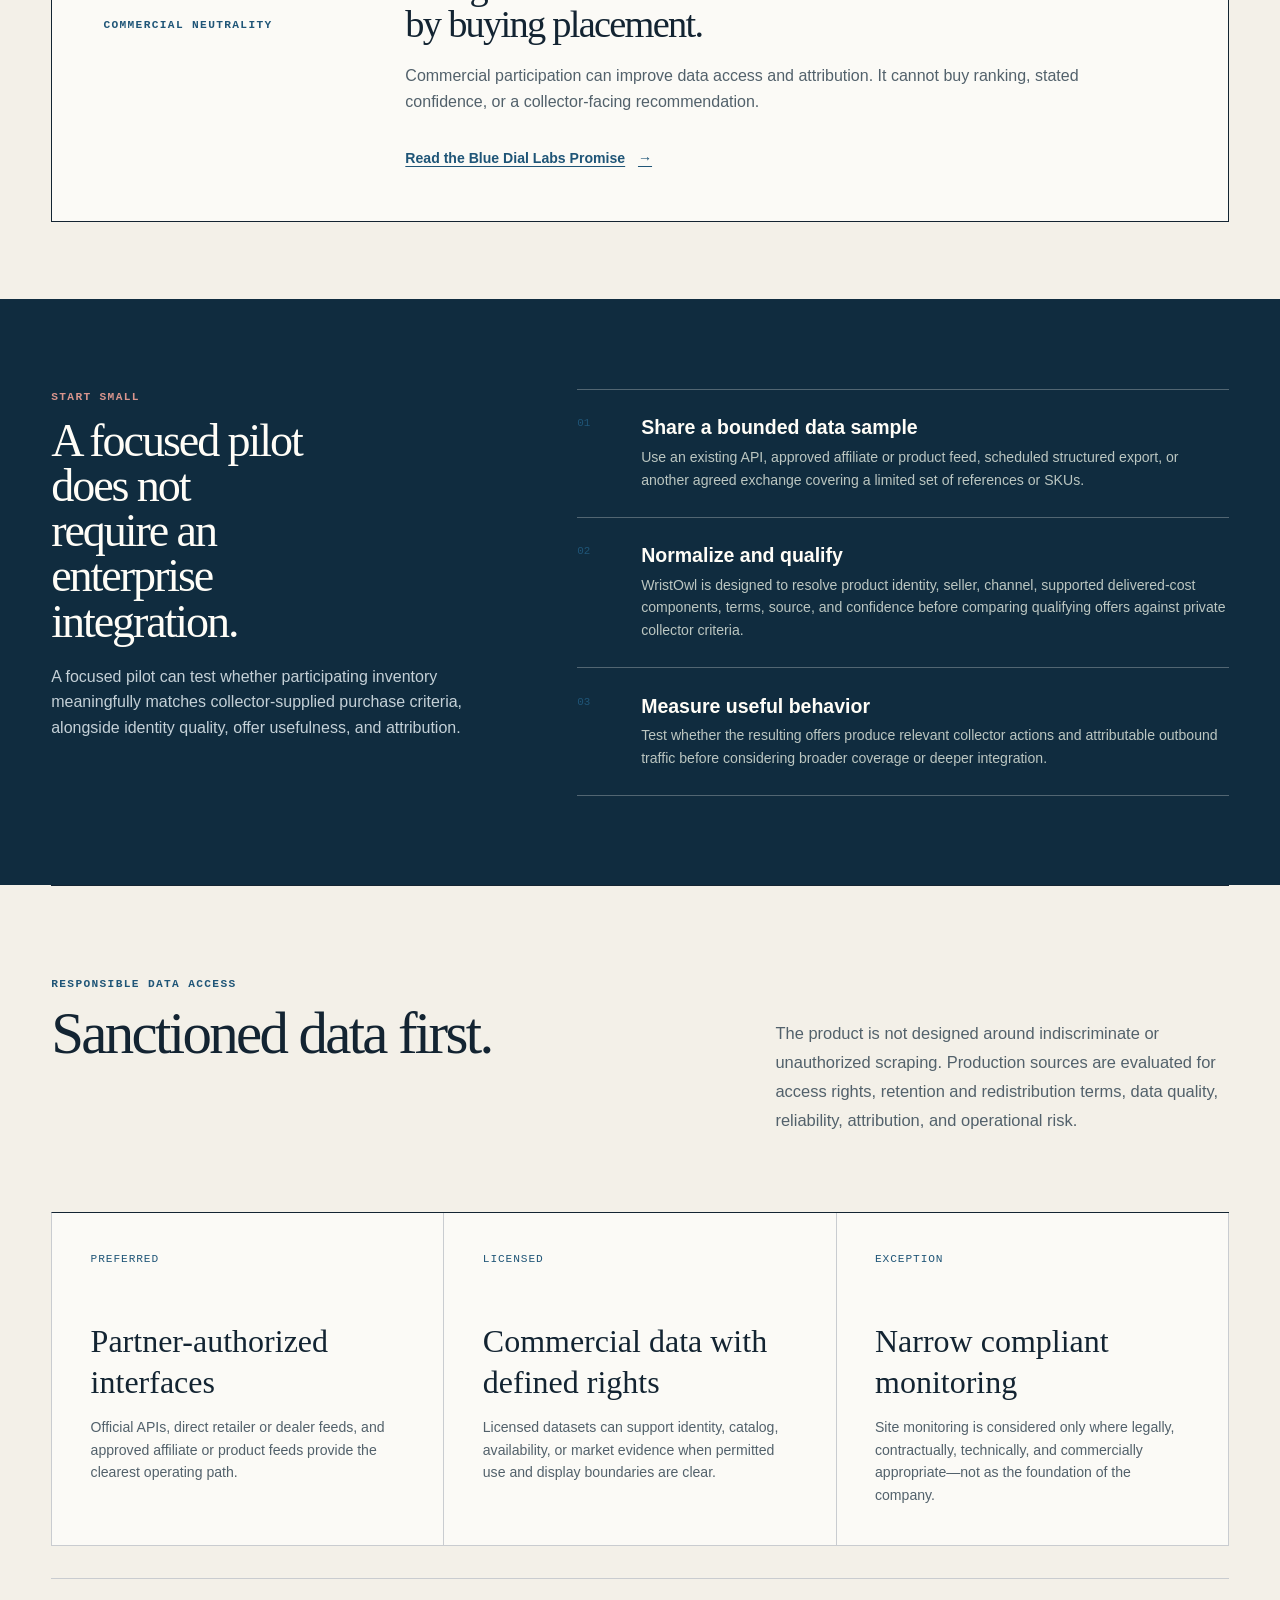
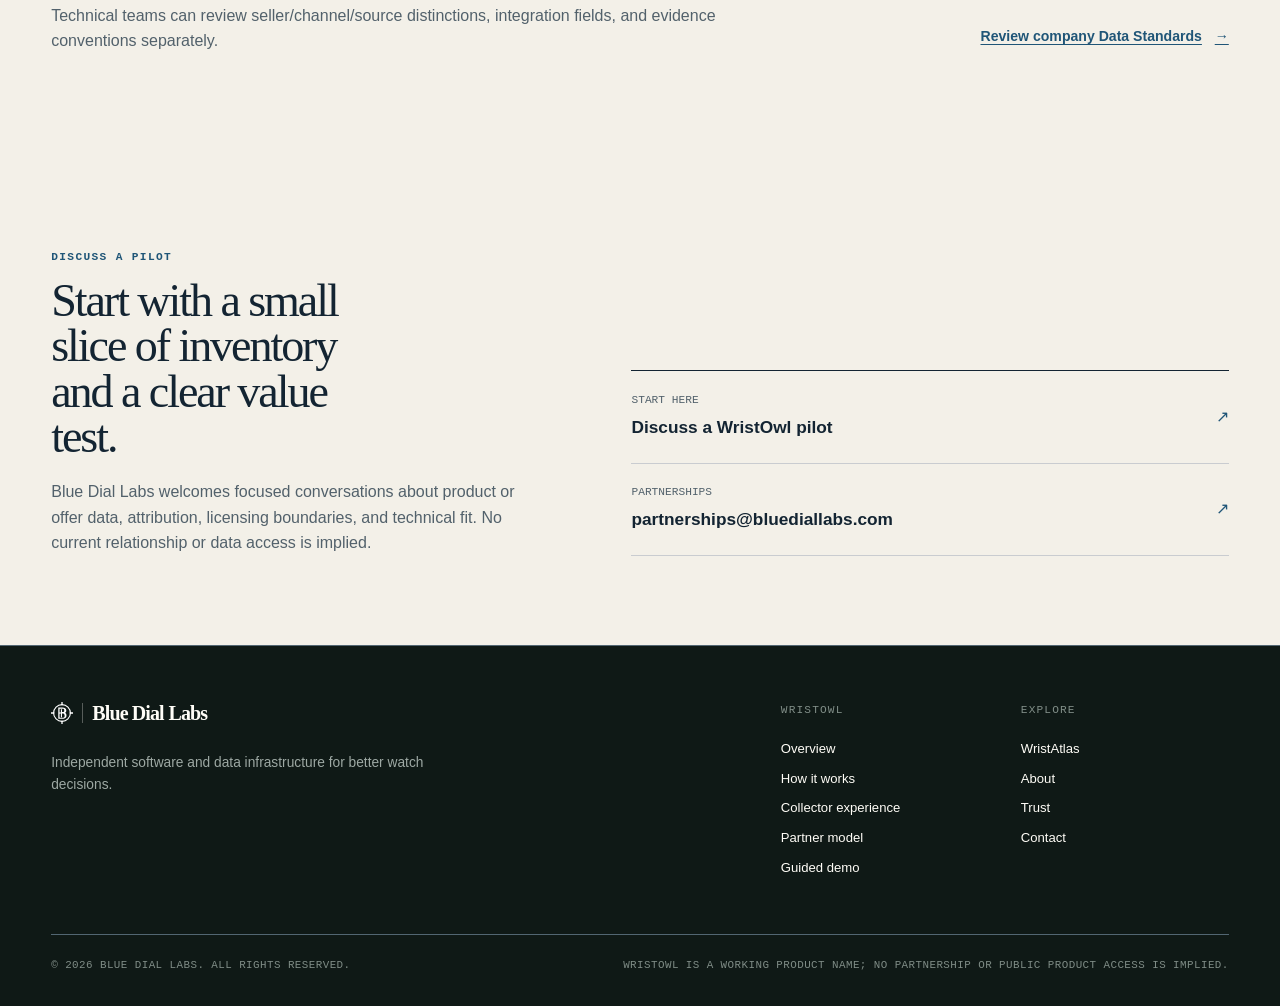
<file: data-partners/index.html>
<!doctype html>
<html lang="en">
  <head>
    <meta charset="utf-8">
    <meta name="viewport" content="width=device-width, initial-scale=1">
    <title>WristOwl Partner Model — Blue Dial Labs</title>
    <meta name="description" content="WristOwl is designed to evaluate participating watch inventory against collector purchase criteria while preserving attribution, private collector context, and the existing transaction surface.">
    <link rel="canonical" href="https://www.bluediallabs.com/data-partners/">
    <meta property="og:type" content="website">
    <meta property="og:site_name" content="Blue Dial Labs">
    <meta property="og:title" content="WristOwl Partner Model — Blue Dial Labs">
    <meta property="og:description" content="Qualified collector relevance, attributable outbound traffic, and responsible data access without purchased recommendation priority.">
    <meta property="og:url" content="https://www.bluediallabs.com/data-partners/">
    <meta name="twitter:card" content="summary">
    <meta name="theme-color" content="#f3f0e8">
    <link rel="stylesheet" href="../assets/styles.css">
    <link rel="stylesheet" href="../assets/site-polish.css">
    <script src="../assets/site.js" defer></script>
  </head>
  <body>
    <a class="skip-link" href="#main-content">Skip to content</a>
    <header class="site-header"><div class="nav-shell"><a class="wordmark" href="../" aria-label="Blue Dial Labs home"><span>Blue Dial</span><span class="wordmark-labs">Labs</span></a><button class="menu-toggle" type="button" aria-expanded="false" aria-controls="primary-navigation" aria-label="Open navigation"><span class="menu-toggle-lines" aria-hidden="true"></span></button><nav class="primary-nav" id="primary-navigation" aria-label="Primary navigation"><a href="../">Home</a><a href="../products/" aria-current="location">Products</a><a href="../about/">About</a><a href="../trust/">Trust</a><a href="../contact/">Contact</a></nav></div></header>

    <main id="main-content">
      <section class="page-hero section-shell partner-page-hero">
        <div><p class="eyebrow"><span class="signal-dot" aria-hidden="true"></span> WristOwl · Partner model</p><h1>Put the right watch offer in front of the <em>right collector.</em></h1></div>
        <div class="page-hero-intro"><p class="hero-problem">Traffic does not equal qualified demand.</p><p>WristOwl is designed to evaluate participating inventory against explicit collector purchase criteria—reference, condition, geography, warranty, price, and other relevant terms. When an offer genuinely fits, the collector can continue to the seller or marketplace's existing transaction surface with supported attribution preserved.</p><div class="button-row partner-hero-actions"><a class="button button-primary" href="../contact/?reason=wristowl-partner">Discuss a pilot <span aria-hidden="true">↗</span></a><a class="button button-secondary" href="../data-standards/">Review company Data Standards</a></div></div>
      </section>

      <section class="section-shell content-section ruled-section">
        <div class="section-heading split-heading"><div><p class="eyebrow">Why partners participate</p><h2>Qualified relevance, not another impression.</h2></div><p>The opportunity is to test whether a participating offer genuinely fits a collector-supplied decision—not to gain access to the collector's private buying policy.</p></div>
        <div class="definition-grid partner-benefit-grid"><article><p class="card-index">01 / Intent</p><h3>Explicit purchase criteria</h3><p>A Pursuit can capture the target reference and the conditions that determine whether an offer is worth acting on. Those criteria remain private by default and are used by WristOwl to evaluate fit.</p></article><article><p class="card-index">02 / Control</p><h3>The existing transaction stays intact</h3><p>WristOwl is designed as a discovery and decision layer, not a closed marketplace. The seller or marketplace keeps checkout, fulfillment, and the customer experience.</p></article><article><p class="card-index">03 / Attribution</p><h3>Attributable outbound traffic</h3><p>Where the relationship supports it, links can preserve source and commercial attribution while sending the collector to the original transaction surface.</p></article></div>
      </section>

      <section class="soft-section"><div class="section-shell content-section partner-fit-section"><div class="section-heading"><p class="eyebrow">Where partners fit</p><h2>Different participants, one collector decision workflow.</h2></div><div class="definition-grid partner-fit-grid"><article><p class="card-index">Retailers &amp; dealers</p><h3>Qualifying inventory</h3><p>Put relevant inventory into a workflow where collector purchase criteria determine whether it deserves attention.</p></article><article><p class="card-index">Marketplaces</p><h3>Extend relevant supply</h3><p>Surface qualifying inventory in a collector decision workflow while retaining the marketplace transaction surface.</p></article><article><p class="card-index">Data &amp; technology</p><h3>Structured evidence</h3><p>Supply catalog or market evidence under clearly defined usage, provenance, retention, and attribution rules.</p></article></div></div></section>

      <section class="section-shell content-section offer-preview-section"><div class="offer-preview-copy"><p class="eyebrow">Illustrative collector view</p><h2>Make the partner value visible.</h2><p>A partner offer should appear with enough context for the collector to understand why it qualifies—not simply because it is available or commercially sponsored.</p><p>The existing seller or marketplace remains the transaction endpoint. WristOwl supplies the comparison and decision context around the offer.</p></div><article class="mock-offer" aria-label="Illustrative partner offer, not live market data"><div class="mock-offer-topline"><span>Illustrative offer</span><span>Not live market data</span></div><div class="mock-offer-heading"><div><p class="mock-offer-brand">Rolex</p><h3>Submariner 124060</h3><p>Partner Retailer · United States</p></div><div class="mock-offer-price"><span>Advertised price</span><strong>$10,850</strong></div></div><dl class="mock-offer-specs"><div><dt>Condition</dt><dd>New / unworn</dd></div><div><dt>Completeness</dt><dd>Full set</dd></div><div><dt>Warranty</dt><dd>Manufacturer warranty</dd></div><div><dt>Availability</dt><dd>In stock</dd></div></dl><div class="mock-match-panel"><p>Why it matches</p><ul><li>Exact reference match</li><li>Condition requirement met</li><li>Within collector price threshold</li><li>Preferred seller geography</li></ul></div><div class="mock-offer-action"><span>Example outbound action</span><strong>View offer at Partner Retailer <span aria-hidden="true">→</span></strong></div></article></section>

      <section class="section-shell boundary-callout">
        <p class="eyebrow">Commercial neutrality</p>
        <div><h2>Earn the recommendation by fitting the decision—not by buying placement.</h2><p>Commercial participation can improve data access and attribution. It cannot buy ranking, stated confidence, or a collector-facing recommendation.</p><a class="text-link" href="../commercial-disclosure/">Read the Blue Dial Labs Promise <span aria-hidden="true">→</span></a></div>
      </section>

      <section class="dark-section"><div class="section-shell content-section partner-principles"><div><p class="eyebrow eyebrow-light">Start small</p><h2>A focused pilot does not require an enterprise integration.</h2><p class="partner-section-intro">A focused pilot can test whether participating inventory meaningfully matches collector-supplied purchase criteria, alongside identity quality, offer usefulness, and attribution.</p></div><div class="partner-points"><article><span>01</span><div><h3>Share a bounded data sample</h3><p>Use an existing API, approved affiliate or product feed, scheduled structured export, or another agreed exchange covering a limited set of references or SKUs.</p></div></article><article><span>02</span><div><h3>Normalize and qualify</h3><p>WristOwl is designed to resolve product identity, seller, channel, supported delivered-cost components, terms, source, and confidence before comparing qualifying offers against private collector criteria.</p></div></article><article><span>03</span><div><h3>Measure useful behavior</h3><p>Test whether the resulting offers produce relevant collector actions and attributable outbound traffic before considering broader coverage or deeper integration.</p></div></article></div></div></section>

      <section class="section-shell content-section ruled-section"><div class="section-heading split-heading"><div><p class="eyebrow">Responsible data access</p><h2>Sanctioned data first.</h2></div><p>The product is not designed around indiscriminate or unauthorized scraping. Production sources are evaluated for access rights, retention and redistribution terms, data quality, reliability, attribution, and operational risk.</p></div><div class="definition-grid data-path-grid"><article><p class="card-index">Preferred</p><h3>Partner-authorized interfaces</h3><p>Official APIs, direct retailer or dealer feeds, and approved affiliate or product feeds provide the clearest operating path.</p></article><article><p class="card-index">Licensed</p><h3>Commercial data with defined rights</h3><p>Licensed datasets can support identity, catalog, availability, or market evidence when permitted use and display boundaries are clear.</p></article><article><p class="card-index">Exception</p><h3>Narrow compliant monitoring</h3><p>Site monitoring is considered only where legally, contractually, technically, and commercially appropriate—not as the foundation of the company.</p></article></div><div class="technical-link-line"><p>Technical teams can review seller/channel/source distinctions, integration fields, and evidence conventions separately.</p><a class="text-link" href="../data-standards/">Review company Data Standards <span aria-hidden="true">→</span></a></div></section>

      <section class="section-shell partnership-cta" id="partner-contact"><div><p class="eyebrow">Discuss a pilot</p><h2>Start with a small slice of inventory and a clear value test.</h2><p>Blue Dial Labs welcomes focused conversations about product or offer data, attribution, licensing boundaries, and technical fit. No current relationship or data access is implied.</p></div><div class="cta-addresses"><a href="../contact/?reason=wristowl-partner"><span>Start here</span><strong>Discuss a WristOwl pilot</strong><span aria-hidden="true">↗</span></a><a href="mailto:partnerships@bluediallabs.com?subject=WristOwl%20partner%20pilot%20conversation"><span>Partnerships</span><strong>partnerships@bluediallabs.com</strong><span aria-hidden="true">↗</span></a></div></section>
    </main>

    <footer class="site-footer">
      <div class="section-shell footer-main">
        <div><a class="wordmark footer-wordmark" href="../" aria-label="Blue Dial Labs home"><span>Blue Dial</span><span class="wordmark-labs">Labs</span></a><p>Independent software and data infrastructure for better watch decisions.</p></div>
        <div class="footer-nav-group"><p>WristOwl</p><a href="../products/wristowl/">Overview</a><a href="../approach/">How it works</a><a href="../collectors/">Collector experience</a><a href="../data-partners/">Partner model</a><a href="../demo/">Guided demo</a></div>
        <div class="footer-nav-group"><p>Explore</p><a href="../products/wristatlas/">WristAtlas</a><a href="../about/">About</a><a href="../trust/">Trust</a><a href="../contact/">Contact</a></div>
      </div>
      <div class="section-shell footer-bottom"><p>© 2026 Blue Dial Labs. All rights reserved.</p><p>WristOwl is a working product name; no partnership or public product access is implied.</p></div>
    </footer>
  </body>
</html>
</file>
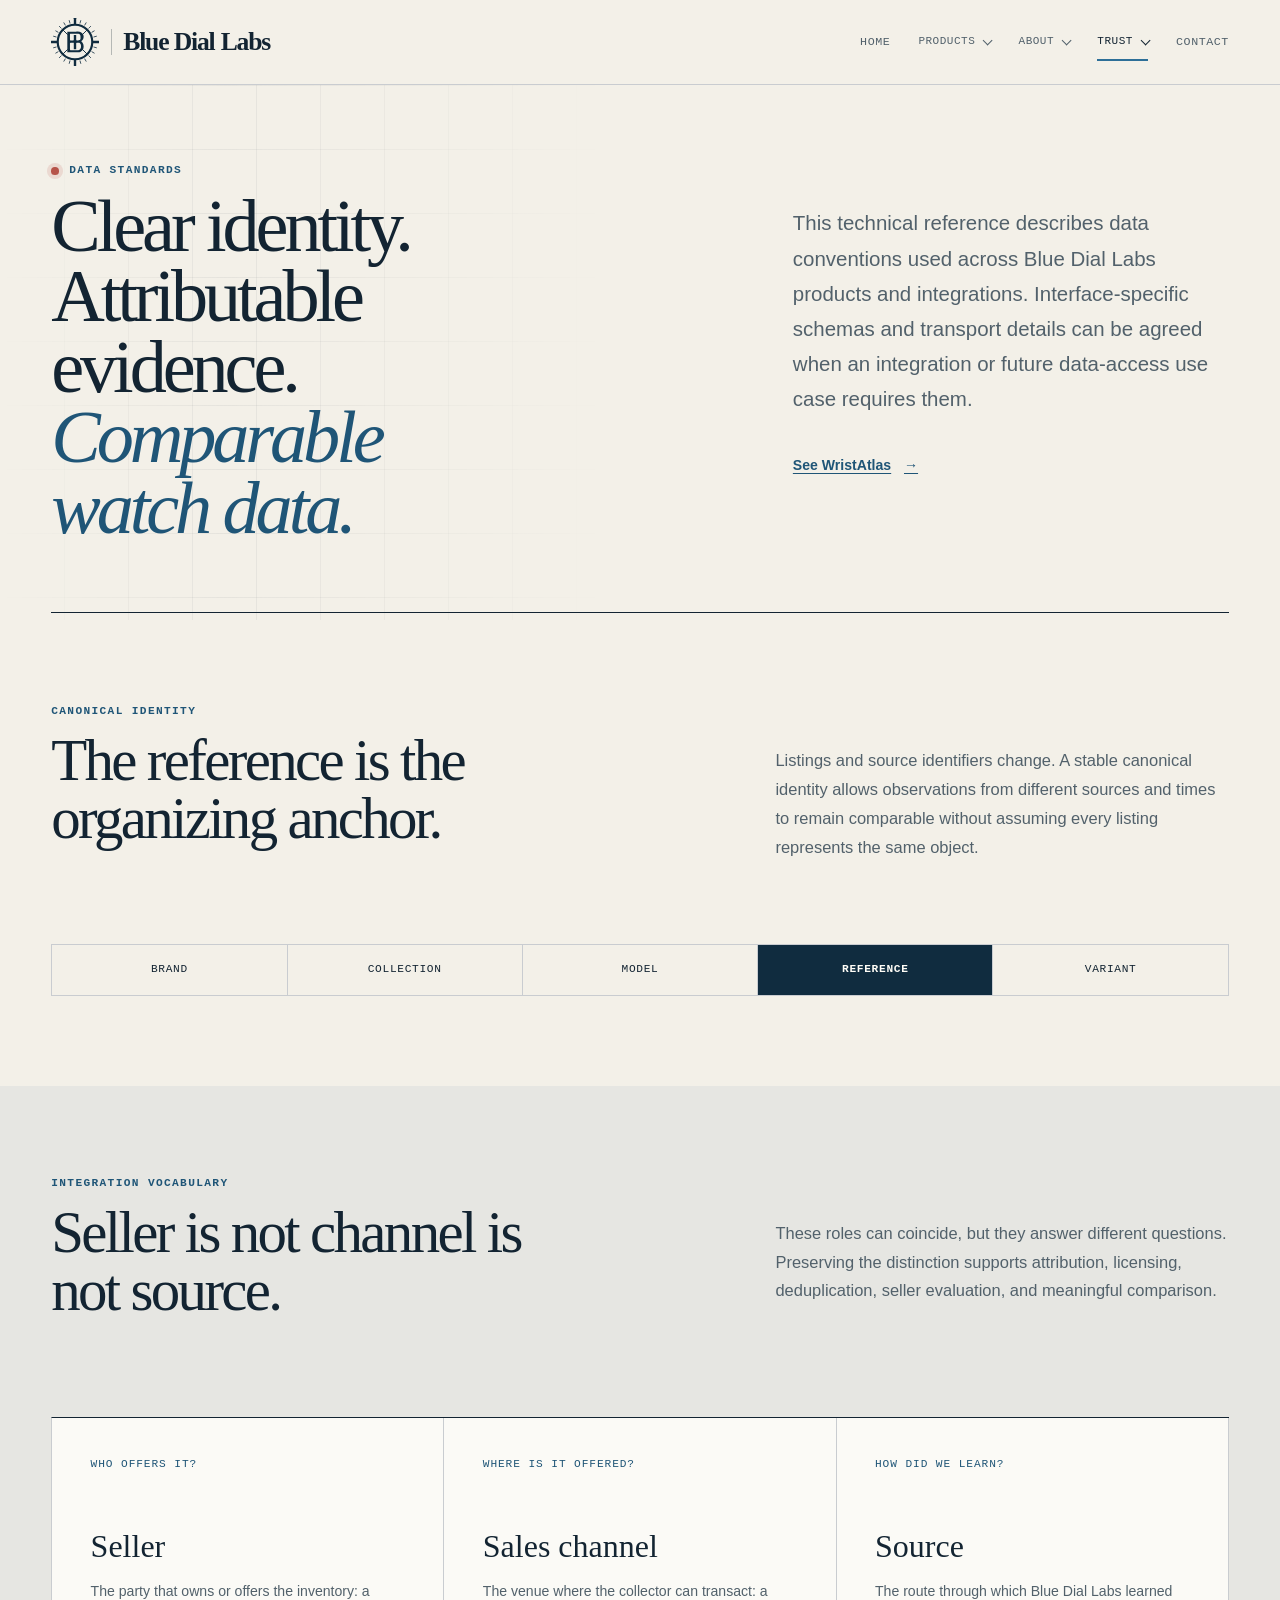
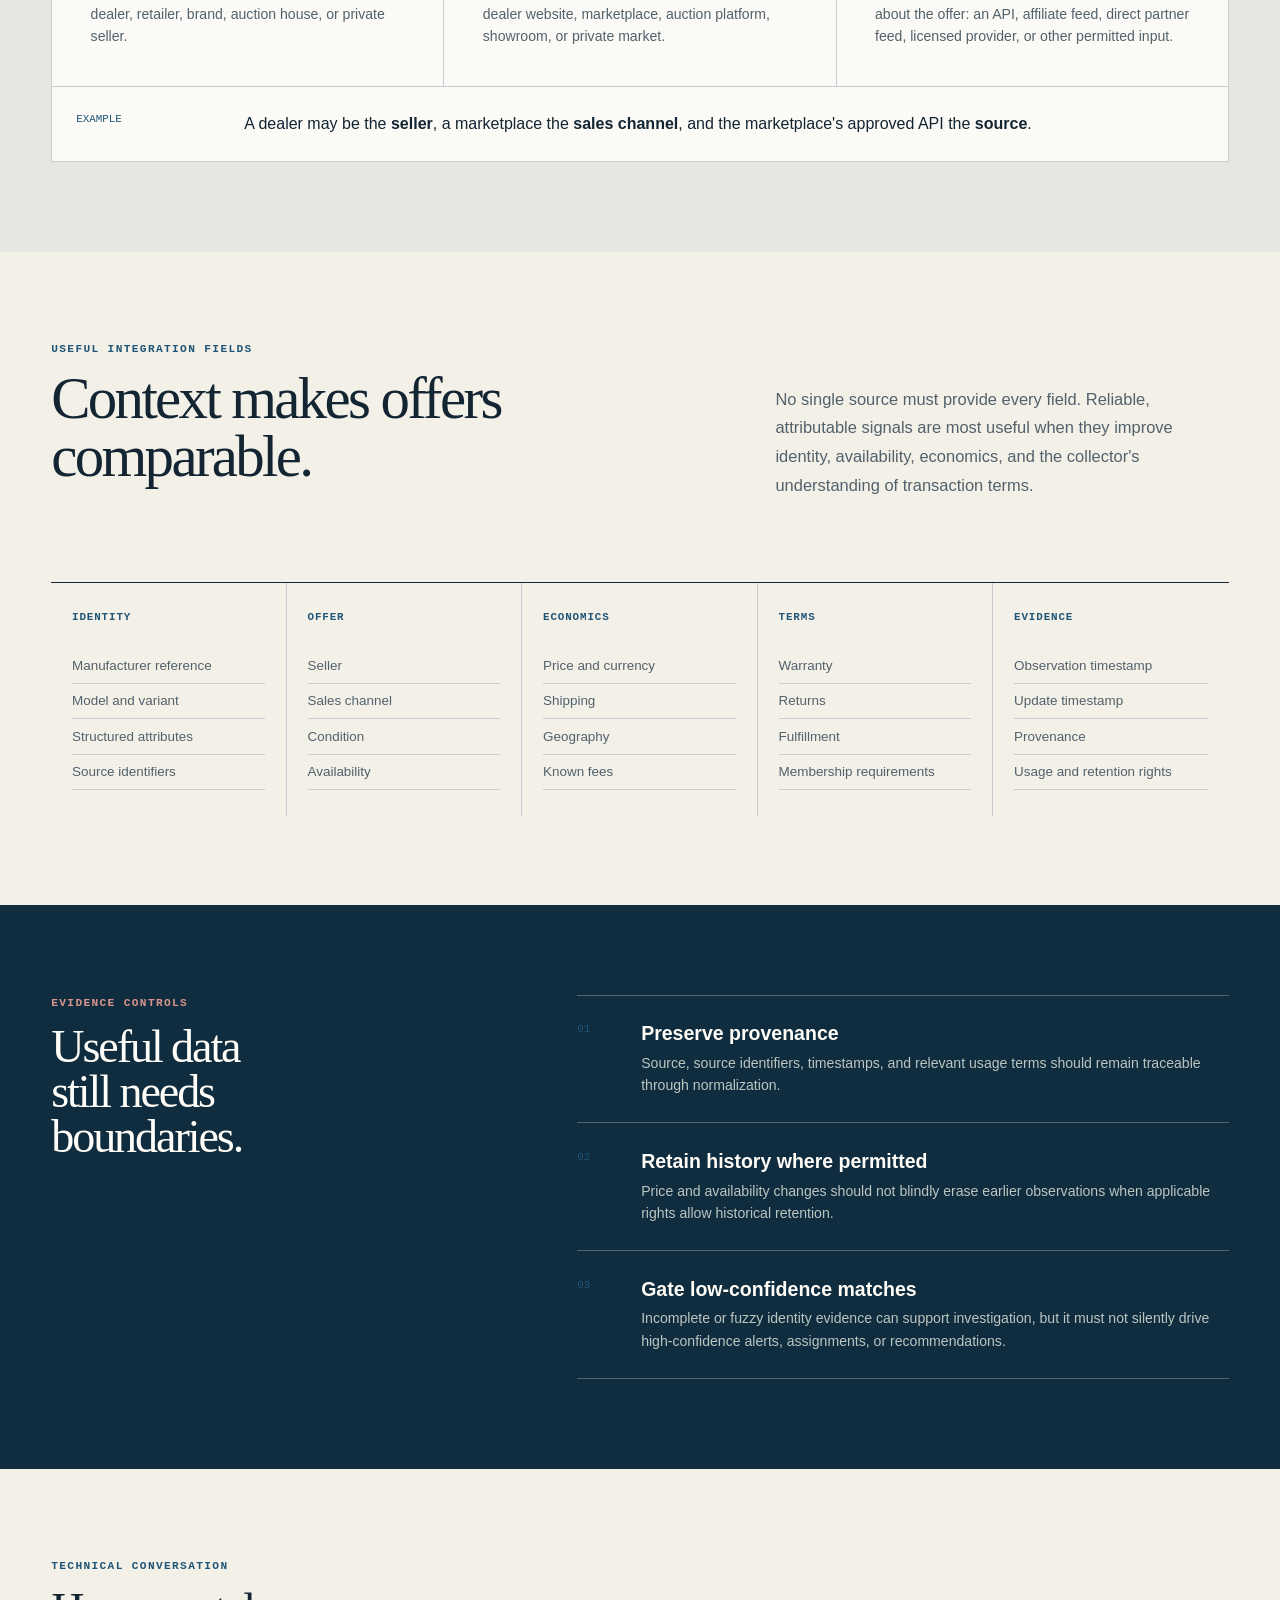
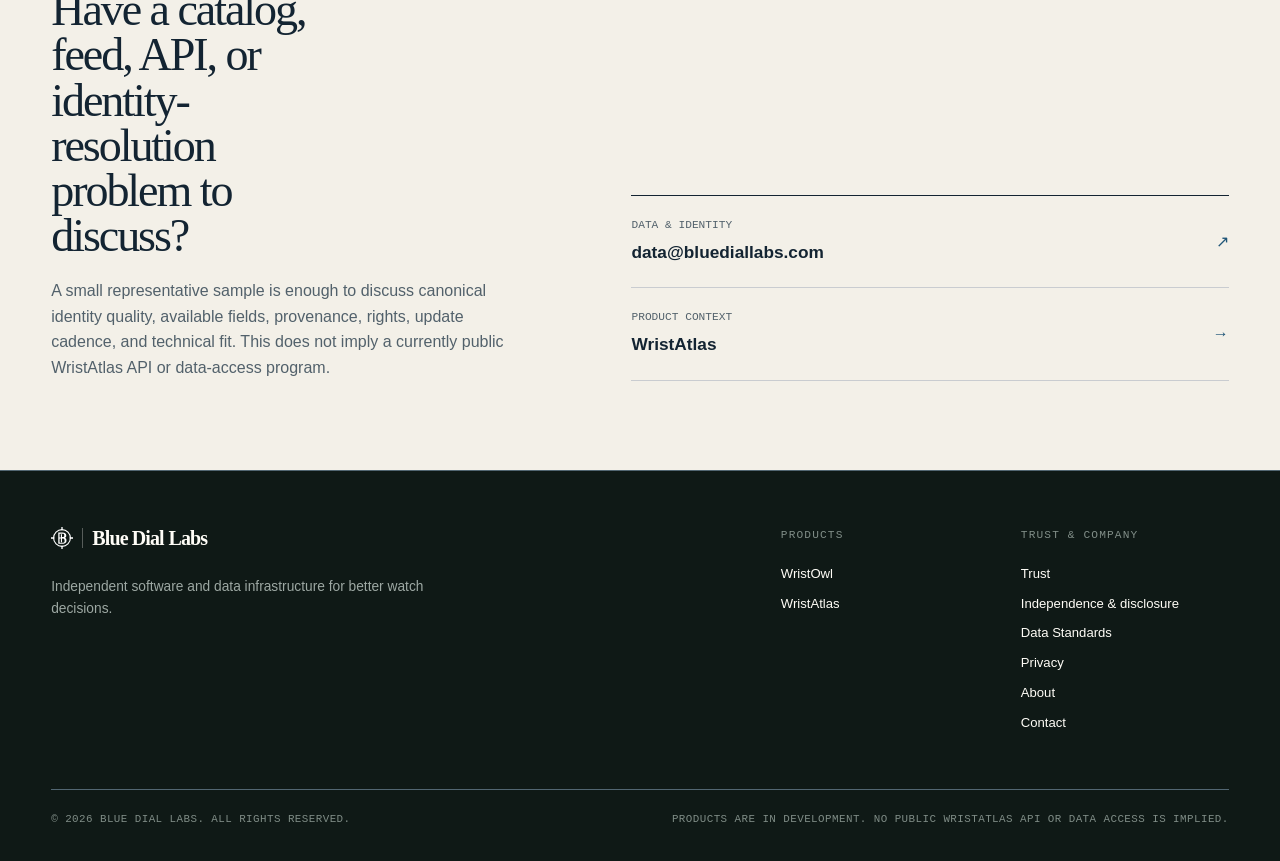
<file: data-standards/index.html>
<!doctype html>
<html lang="en">
  <head>
    <meta charset="utf-8">
    <meta name="viewport" content="width=device-width, initial-scale=1">
    <title>Data Standards — Blue Dial Labs</title>
    <meta name="description" content="Technical data conventions used by Blue Dial Labs for canonical watch identity, seller and channel attribution, offer normalization, provenance, confidence, and integrations.">
    <link rel="canonical" href="https://www.bluediallabs.com/data-standards/">
    <meta property="og:type" content="website">
    <meta property="og:site_name" content="Blue Dial Labs">
    <meta property="og:title" content="Data Standards — Blue Dial Labs">
    <meta property="og:description" content="Clear identity, attributable evidence, and comparable watch data.">
    <meta property="og:url" content="https://www.bluediallabs.com/data-standards/">
    <meta name="twitter:card" content="summary">
    <meta name="theme-color" content="#f3f0e8">
    <link rel="stylesheet" href="../assets/styles.css">
    <link rel="stylesheet" href="../assets/site-polish.css">
    <script src="../assets/site.js" defer></script>
  </head>
  <body>
    <a class="skip-link" href="#main-content">Skip to content</a>
    <header class="site-header"><div class="nav-shell"><a class="wordmark" href="../" aria-label="Blue Dial Labs home"><span>Blue Dial</span><span class="wordmark-labs">Labs</span></a><button class="menu-toggle" type="button" aria-expanded="false" aria-controls="primary-navigation" aria-label="Open navigation"><span class="menu-toggle-lines" aria-hidden="true"></span></button><nav class="primary-nav" id="primary-navigation" aria-label="Primary navigation"><a href="../">Home</a><a href="../products/">Products</a><a href="../about/">About</a><a href="../trust/" aria-current="location">Trust</a><a href="../contact/">Contact</a></nav></div></header>

    <main id="main-content">
      <section class="page-hero section-shell"><div><p class="eyebrow"><span class="signal-dot" aria-hidden="true"></span> Data Standards</p><h1>Clear identity. Attributable evidence. <em>Comparable watch data.</em></h1></div><div class="page-hero-intro"><p>This technical reference describes data conventions used across Blue Dial Labs products and integrations. Interface-specific schemas and transport details can be agreed when an integration or future data-access use case requires them.</p><a class="text-link" href="../products/wristatlas/">See WristAtlas <span aria-hidden="true">→</span></a></div></section>

      <section class="section-shell content-section ruled-section"><div class="section-heading split-heading"><div><p class="eyebrow">Canonical identity</p><h2>The reference is the organizing anchor.</h2></div><p>Listings and source identifiers change. A stable canonical identity allows observations from different sources and times to remain comparable without assuming every listing represents the same object.</p></div><div class="reference-path" aria-label="Canonical watch identity hierarchy"><span>Brand</span><span>Collection</span><span>Model</span><strong>Reference</strong><span>Variant</span></div></section>

      <section class="soft-section"><div class="section-shell content-section"><div class="section-heading split-heading"><div><p class="eyebrow">Integration vocabulary</p><h2>Seller is not channel is not source.</h2></div><p>These roles can coincide, but they answer different questions. Preserving the distinction supports attribution, licensing, deduplication, seller evaluation, and meaningful comparison.</p></div><div class="definition-grid"><article><p class="card-index">Who offers it?</p><h3>Seller</h3><p>The party that owns or offers the inventory: a dealer, retailer, brand, auction house, or private seller.</p></article><article><p class="card-index">Where is it offered?</p><h3>Sales channel</h3><p>The venue where the collector can transact: a dealer website, marketplace, auction platform, showroom, or private market.</p></article><article><p class="card-index">How did we learn?</p><h3>Source</h3><p>The route through which Blue Dial Labs learned about the offer: an API, affiliate feed, direct partner feed, licensed provider, or other permitted input.</p></article></div><div class="example-line"><span>Example</span><p>A dealer may be the <strong>seller</strong>, a marketplace the <strong>sales channel</strong>, and the marketplace's approved API the <strong>source</strong>.</p></div></div></section>

      <section class="section-shell content-section"><div class="section-heading split-heading"><div><p class="eyebrow">Useful integration fields</p><h2>Context makes offers comparable.</h2></div><p>No single source must provide every field. Reliable, attributable signals are most useful when they improve identity, availability, economics, and the collector's understanding of transaction terms.</p></div><div class="field-matrix"><article><p>Identity</p><ul><li>Manufacturer reference</li><li>Model and variant</li><li>Structured attributes</li><li>Source identifiers</li></ul></article><article><p>Offer</p><ul><li>Seller</li><li>Sales channel</li><li>Condition</li><li>Availability</li></ul></article><article><p>Economics</p><ul><li>Price and currency</li><li>Shipping</li><li>Geography</li><li>Known fees</li></ul></article><article><p>Terms</p><ul><li>Warranty</li><li>Returns</li><li>Fulfillment</li><li>Membership requirements</li></ul></article><article><p>Evidence</p><ul><li>Observation timestamp</li><li>Update timestamp</li><li>Provenance</li><li>Usage and retention rights</li></ul></article></div></section>

      <section class="dark-section"><div class="section-shell content-section partner-principles"><div><p class="eyebrow eyebrow-light">Evidence controls</p><h2>Useful data still needs boundaries.</h2></div><div class="partner-points"><article><span>01</span><div><h3>Preserve provenance</h3><p>Source, source identifiers, timestamps, and relevant usage terms should remain traceable through normalization.</p></div></article><article><span>02</span><div><h3>Retain history where permitted</h3><p>Price and availability changes should not blindly erase earlier observations when applicable rights allow historical retention.</p></div></article><article><span>03</span><div><h3>Gate low-confidence matches</h3><p>Incomplete or fuzzy identity evidence can support investigation, but it must not silently drive high-confidence alerts, assignments, or recommendations.</p></div></article></div></div></section>

      <section class="section-shell partnership-cta"><div><p class="eyebrow">Technical conversation</p><h2>Have a catalog, feed, API, or identity-resolution problem to discuss?</h2><p>A small representative sample is enough to discuss canonical identity quality, available fields, provenance, rights, update cadence, and technical fit. This does not imply a currently public WristAtlas API or data-access program.</p></div><div class="cta-addresses"><a href="mailto:data@bluediallabs.com?subject=Data%20standards%20conversation"><span>Data &amp; identity</span><strong>data@bluediallabs.com</strong><span aria-hidden="true">↗</span></a><a href="../products/wristatlas/"><span>Product context</span><strong>WristAtlas</strong><span aria-hidden="true">→</span></a></div></section>
    </main>

    <footer class="site-footer"><div class="section-shell footer-main"><div><a class="wordmark footer-wordmark" href="../" aria-label="Blue Dial Labs home"><span>Blue Dial</span><span class="wordmark-labs">Labs</span></a><p>Independent software and data infrastructure for better watch decisions.</p></div><div class="footer-nav-group"><p>Products</p><a href="../products/wristowl/">WristOwl</a><a href="../products/wristatlas/">WristAtlas</a></div><div class="footer-nav-group"><p>Trust &amp; company</p><a href="../trust/">Trust</a><a href="../commercial-disclosure/">Independence &amp; disclosure</a><a href="../data-standards/">Data Standards</a><a href="../privacy/">Privacy</a><a href="../about/">About</a><a href="../contact/">Contact</a></div></div><div class="section-shell footer-bottom"><p>© 2026 Blue Dial Labs. All rights reserved.</p><p>Products are in development. No public WristAtlas API or data access is implied.</p></div></footer>
  </body>
</html>
</file>
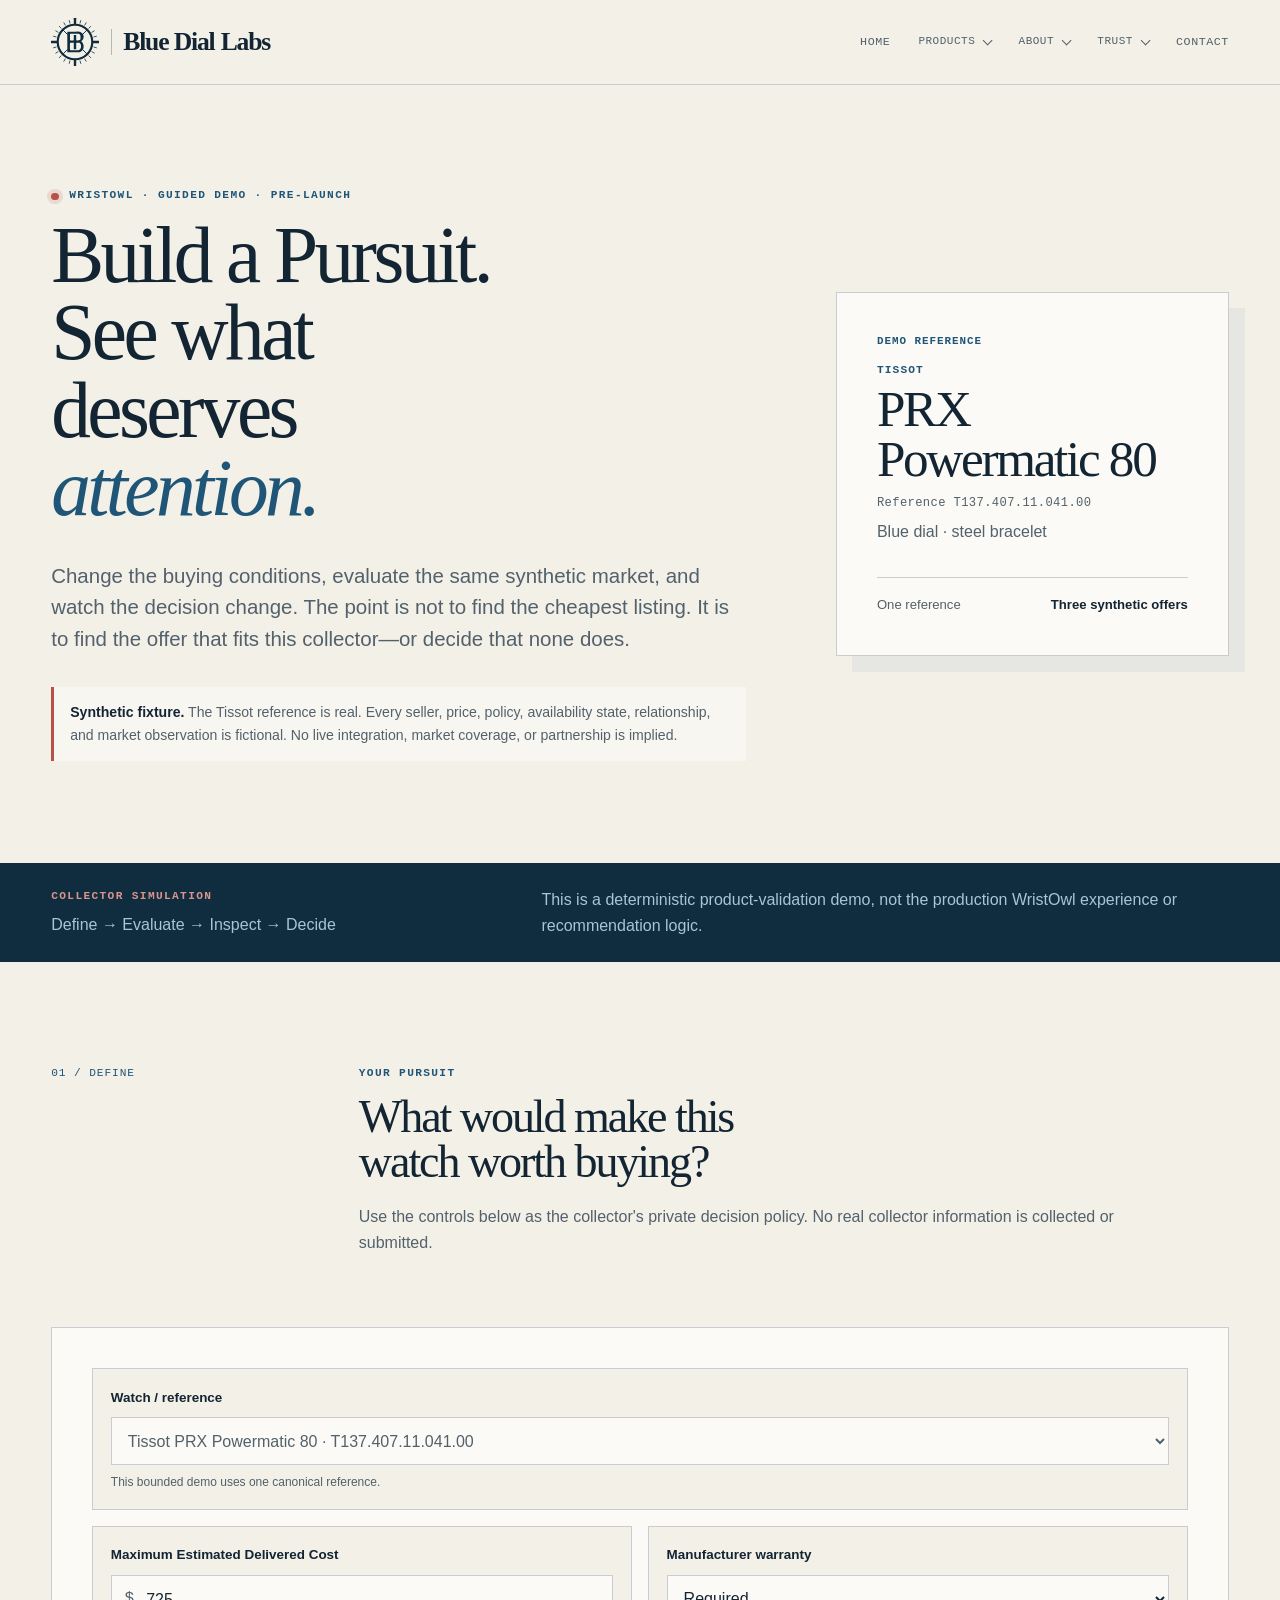
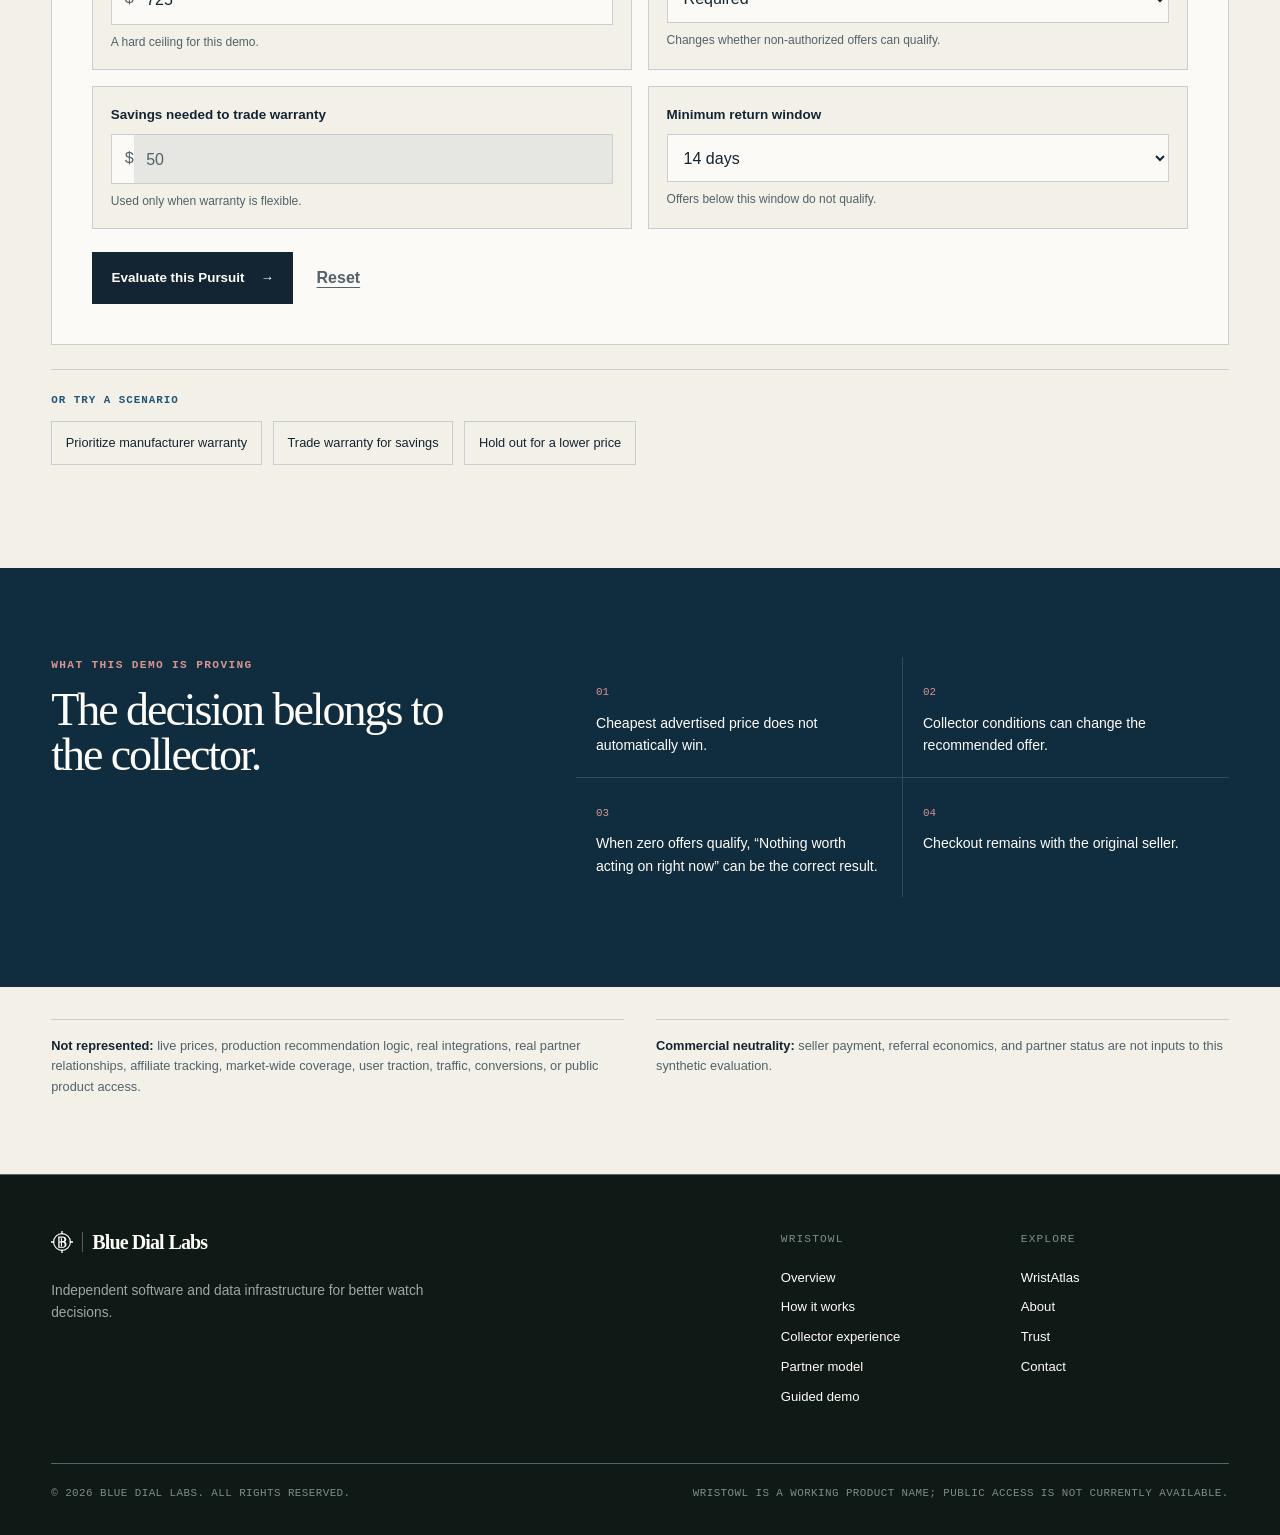
<file: demo/index.html>
<!doctype html>
<html lang="en">
  <head>
    <meta charset="utf-8">
    <meta name="viewport" content="width=device-width, initial-scale=1">
    <title>WristOwl Guided Demo — Blue Dial Labs</title>
    <meta name="description" content="A guided synthetic WristOwl demo for building a Pursuit and seeing how different buying conditions change which watch offer deserves attention.">
    <meta name="robots" content="noindex,nofollow,noarchive">
    <meta name="theme-color" content="#f3f0e8">
    <link rel="stylesheet" href="../assets/styles.css">
    <link rel="stylesheet" href="../assets/site-polish.css">
    <link rel="stylesheet" href="../assets/demo.css">
    <link rel="stylesheet" href="../assets/interactive-demo.css">
    <script src="../assets/site.js" defer></script>
    <script src="../assets/demo-scenario.js" defer></script>
    <script src="../assets/demo.js" defer></script>
  </head>
  <body class="demo-page product-demo-page">
    <a class="skip-link" href="#main-content">Skip to content</a>
    <header class="site-header">
      <div class="nav-shell">
        <a class="wordmark" href="../" aria-label="Blue Dial Labs home"><span>Blue Dial</span><span class="wordmark-labs">Labs</span></a>
        <button class="menu-toggle" type="button" aria-expanded="false" aria-controls="primary-navigation" aria-label="Open navigation"><span class="menu-toggle-lines" aria-hidden="true"></span></button>
        <nav class="primary-nav" id="primary-navigation" aria-label="Primary navigation"><a href="../">Home</a><a href="../products/" aria-current="location">Products</a><a href="../about/">About</a><a href="../trust/">Trust</a><a href="../contact/">Contact</a></nav>
      </div>
    </header>

    <main id="main-content">
      <section class="section-shell product-demo-hero">
        <div>
          <p class="eyebrow"><span class="signal-dot" aria-hidden="true"></span> WristOwl · Guided demo · pre-launch</p>
          <h1>Build a Pursuit. See what deserves <em>attention.</em></h1>
          <p class="hero-intro">Change the buying conditions, evaluate the same synthetic market, and watch the decision change. The point is not to find the cheapest listing. It is to find the offer that fits this collector—or decide that none does.</p>
          <div class="demo-fixture-note" role="note"><strong>Synthetic fixture.</strong> The Tissot reference is real. Every seller, price, policy, availability state, relationship, and market observation is fictional. No live integration, market coverage, or partnership is implied.</div>
        </div>
        <article class="product-demo-watch" aria-label="Watch used in the synthetic demo">
          <p class="demo-mini-label">Demo reference</p>
          <p class="mock-offer-brand" data-watch-brand></p>
          <h2 data-watch-model></h2>
          <p class="demo-reference">Reference <span data-watch-reference></span></p>
          <p class="demo-variant" data-watch-variant></p>
          <div class="product-demo-watch-note"><span>One reference</span><strong>Three synthetic offers</strong></div>
        </article>
      </section>

      <section class="product-demo-band">
        <div class="section-shell product-demo-band-inner">
          <div><p class="eyebrow eyebrow-light">Collector simulation</p><p>Define → Evaluate → Inspect → Decide</p></div>
          <p>This is a deterministic product-validation demo, not the production WristOwl experience or recommendation logic.</p>
        </div>
      </section>

      <section class="section-shell product-demo-workspace">
        <div class="product-demo-builder" id="pursuit-builder">
          <div class="product-demo-section-heading">
            <p class="card-index">01 / Define</p>
            <div><p class="eyebrow">Your Pursuit</p><h2>What would make this watch worth buying?</h2><p>Use the controls below as the collector's private decision policy. No real collector information is collected or submitted.</p></div>
          </div>

          <form class="product-demo-form" id="demo-pursuit-form">
            <div class="product-demo-field product-demo-field-wide">
              <label for="demo-watch">Watch / reference</label>
              <select id="demo-watch" name="watch" disabled>
                <option>Tissot PRX Powermatic 80 · T137.407.11.041.00</option>
              </select>
              <small>This bounded demo uses one canonical reference.</small>
            </div>

            <div class="product-demo-field">
              <label for="demo-max-cost">Maximum Estimated Delivered Cost</label>
              <div class="product-demo-money-input"><span>$</span><input id="demo-max-cost" name="maximumDeliveredCost" type="number" min="500" max="900" step="5" value="725" inputmode="numeric"></div>
              <small>A hard ceiling for this demo.</small>
            </div>

            <div class="product-demo-field">
              <label for="demo-warranty">Manufacturer warranty</label>
              <select id="demo-warranty" name="warrantyPolicy">
                <option value="required">Required</option>
                <option value="flexible">Flexible for meaningful savings</option>
                <option value="irrelevant">Not important for this Pursuit</option>
              </select>
              <small>Changes whether non-authorized offers can qualify.</small>
            </div>

            <div class="product-demo-field" data-savings-field>
              <label for="demo-savings">Savings needed to trade warranty</label>
              <div class="product-demo-money-input"><span>$</span><input id="demo-savings" name="savingsThreshold" type="number" min="0" max="250" step="5" value="50" inputmode="numeric"></div>
              <small>Used only when warranty is flexible.</small>
            </div>

            <div class="product-demo-field">
              <label for="demo-returns">Minimum return window</label>
              <select id="demo-returns" name="minimumReturnDays">
                <option value="7">7 days</option>
                <option value="14" selected>14 days</option>
                <option value="21">21 days</option>
                <option value="30">30 days</option>
              </select>
              <small>Offers below this window do not qualify.</small>
            </div>

            <div class="product-demo-form-actions">
              <button class="button button-primary" type="submit">Evaluate this Pursuit <span aria-hidden="true">→</span></button>
              <button class="demo-text-button" type="button" data-demo-reset>Reset</button>
            </div>
          </form>

          <div class="product-demo-presets" aria-label="Try a decision scenario">
            <p class="demo-mini-label">Or try a scenario</p>
            <div>
              <button type="button" data-demo-preset="warranty">Prioritize manufacturer warranty</button>
              <button type="button" data-demo-preset="savings">Trade warranty for savings</button>
              <button type="button" data-demo-preset="wait">Hold out for a lower price</button>
            </div>
          </div>
        </div>

        <div class="product-demo-results" data-demo-results hidden>
          <div class="product-demo-section-heading">
            <p class="card-index">02 / Evaluate</p>
            <div><p class="eyebrow">WristOwl evaluation</p><h2>Same market. Different answer.</h2><p data-evaluation-summary aria-live="polite"></p></div>
          </div>

          <div class="product-demo-offer-grid" id="interactive-demo-offers" aria-live="polite"></div>

          <div class="product-demo-section-heading product-demo-decision-heading">
            <p class="card-index">03 / Decide</p>
            <div><p class="eyebrow">Opportunity Decision</p><h2>What deserves action now?</h2><p>The explanation is tied to the conditions you just selected. Change those conditions and evaluate again to get a different result.</p></div>
          </div>

          <article class="product-demo-decision" aria-live="polite">
            <div class="demo-decision-topline"><span data-interactive-label></span><span>For this Pursuit</span></div>
            <div class="product-demo-decision-main">
              <div>
                <p class="demo-mini-label" data-interactive-offer-label>Recommended offer</p>
                <h3 data-interactive-seller></h3>
                <p data-interactive-seller-type></p>
              </div>
              <div class="demo-decision-cost" data-interactive-cost-wrap><span>Estimated Delivered Cost</span><strong data-interactive-cost></strong></div>
            </div>
            <p class="demo-decision-summary" data-interactive-summary></p>
            <div class="demo-reason-grid">
              <div><p class="demo-mini-label">Why now?</p><ul data-interactive-reasons></ul></div>
              <div><p class="demo-mini-label">Tradeoffs / why not?</p><ul data-interactive-watchouts></ul></div>
            </div>
            <div class="demo-actions" aria-label="Simulated collector actions">
              <button class="button button-primary" type="button" data-demo-action="view">View Offer <span aria-hidden="true">→</span></button>
              <button class="button button-secondary" type="button" data-demo-action="wait">Wait</button>
              <button class="demo-text-button" type="button" data-demo-action="reject">Reject</button>
            </div>
            <p class="demo-action-status" data-demo-action-status aria-live="polite"></p>
          </article>

          <div class="product-demo-edit-row">
            <button class="button button-secondary" type="button" data-demo-edit>Change the Pursuit</button>
            <p>Try requiring manufacturer warranty, relaxing it for savings, or lowering the maximum cost until the correct answer is that nothing deserves action yet.</p>
          </div>
        </div>
      </section>

      <section class="dark-section">
        <div class="section-shell content-section product-demo-boundaries">
          <div><p class="eyebrow eyebrow-light">What this demo is proving</p><h2>The decision belongs to the collector.</h2></div>
          <div class="product-demo-boundary-grid">
            <article><span>01</span><p>Cheapest advertised price does not automatically win.</p></article>
            <article><span>02</span><p>Collector conditions can change the recommended offer.</p></article>
            <article><span>03</span><p>When zero offers qualify, “Nothing worth acting on right now” can be the correct result.</p></article>
            <article><span>04</span><p>Checkout remains with the original seller.</p></article>
          </div>
        </div>
      </section>

      <section class="section-shell demo-footer-note">
        <p><strong>Not represented:</strong> live prices, production recommendation logic, real integrations, real partner relationships, affiliate tracking, market-wide coverage, user traction, traffic, conversions, or public product access.</p>
        <p><strong>Commercial neutrality:</strong> seller payment, referral economics, and partner status are not inputs to this synthetic evaluation.</p>
      </section>
    </main>

    <footer class="site-footer">
      <div class="section-shell footer-main">
        <div><a class="wordmark footer-wordmark" href="../" aria-label="Blue Dial Labs home"><span>Blue Dial</span><span class="wordmark-labs">Labs</span></a><p>Independent software and data infrastructure for better watch decisions.</p></div>
        <div class="footer-nav-group"><p>WristOwl</p><a href="../products/wristowl/">Overview</a><a href="../approach/">How it works</a><a href="../collectors/">Collector experience</a><a href="../data-partners/">Partner model</a><a href="../demo/">Guided demo</a></div>
        <div class="footer-nav-group"><p>Explore</p><a href="../products/wristatlas/">WristAtlas</a><a href="../about/">About</a><a href="../trust/">Trust</a><a href="../contact/">Contact</a></div>
      </div>
      <div class="section-shell footer-bottom"><p>© 2026 Blue Dial Labs. All rights reserved.</p><p>WristOwl is a working product name; public access is not currently available.</p></div>
    </footer>
  </body>
</html>
</file>
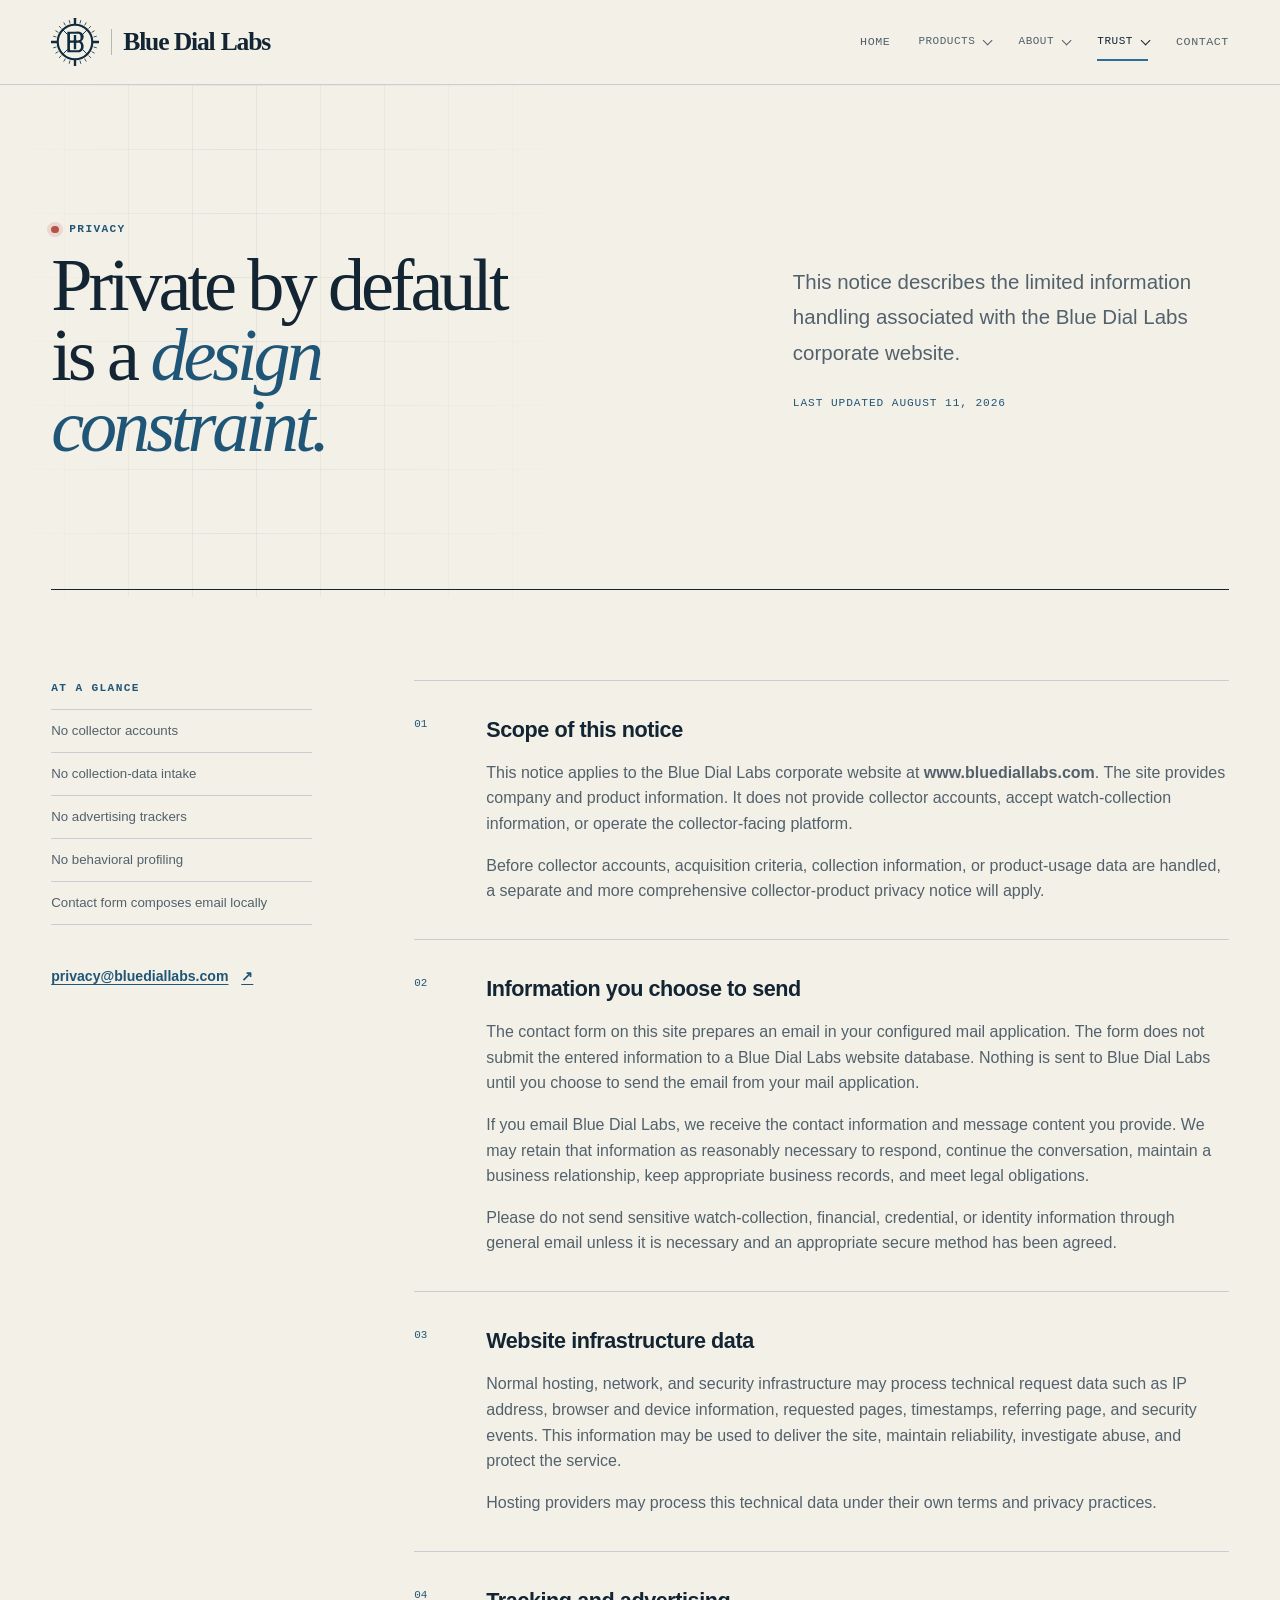
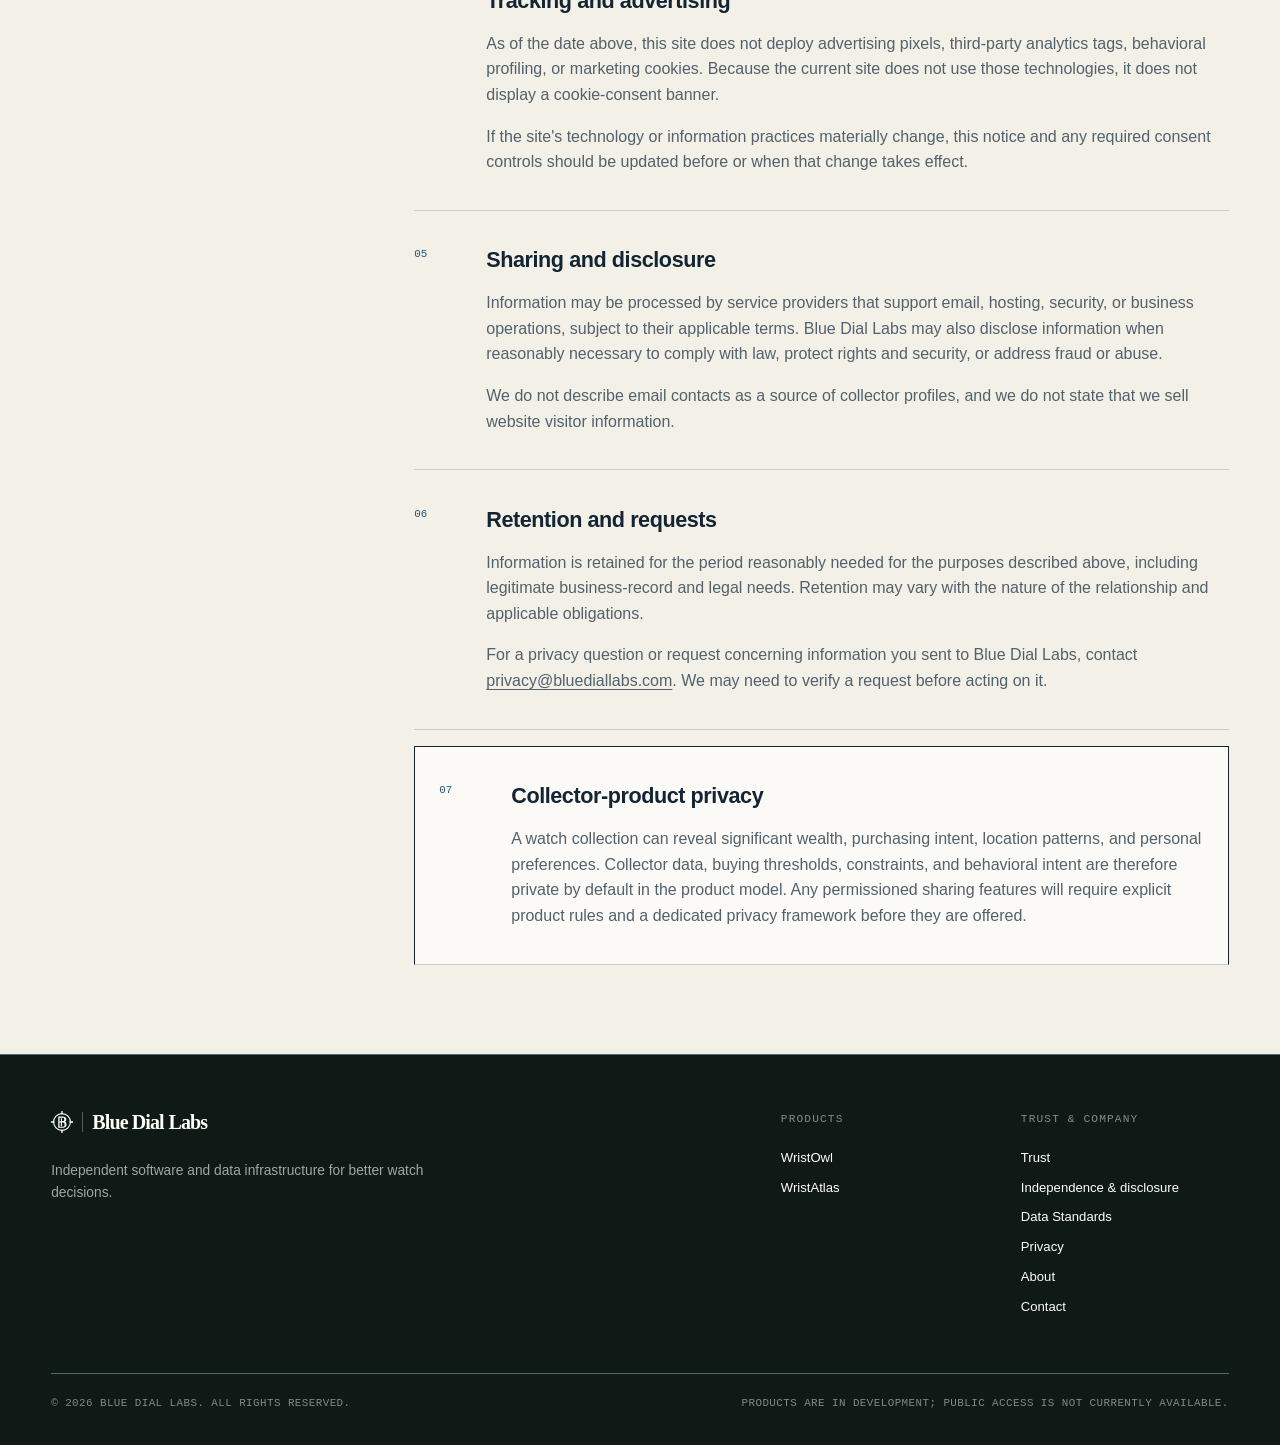
<file: privacy/index.html>
<!doctype html>
<html lang="en">
  <head>
    <meta charset="utf-8">
    <meta name="viewport" content="width=device-width, initial-scale=1">
    <title>Privacy — Blue Dial Labs</title>
    <meta name="description" content="Privacy information for the Blue Dial Labs corporate website, including contact communications, hosting metadata, tracking, and collector-product privacy boundaries.">
    <link rel="canonical" href="https://www.bluediallabs.com/privacy/">
    <meta property="og:type" content="website">
    <meta property="og:site_name" content="Blue Dial Labs">
    <meta property="og:title" content="Privacy — Blue Dial Labs">
    <meta property="og:description" content="Privacy information for the Blue Dial Labs corporate website.">
    <meta property="og:url" content="https://www.bluediallabs.com/privacy/">
    <meta name="twitter:card" content="summary">
    <meta name="theme-color" content="#f3f0e8">
    <link rel="stylesheet" href="../assets/styles.css">
    <link rel="stylesheet" href="../assets/site-polish.css">
    <script src="../assets/site.js" defer></script>
  </head>
  <body>
    <a class="skip-link" href="#main-content">Skip to content</a>
    <header class="site-header"><div class="nav-shell"><a class="wordmark" href="../" aria-label="Blue Dial Labs home"><span>Blue Dial</span><span class="wordmark-labs">Labs</span></a><button class="menu-toggle" type="button" aria-expanded="false" aria-controls="primary-navigation" aria-label="Open navigation"><span class="menu-toggle-lines" aria-hidden="true"></span></button><nav class="primary-nav" id="primary-navigation" aria-label="Primary navigation"><a href="../">Home</a><a href="../products/">Products</a><a href="../about/">About</a><a href="../trust/" aria-current="location">Trust</a><a href="../contact/">Contact</a></nav></div></header>

    <main id="main-content">
      <section class="page-hero legal-hero section-shell"><div><p class="eyebrow"><span class="signal-dot" aria-hidden="true"></span> Privacy</p><h1>Private by default is a <em>design constraint.</em></h1></div><div class="page-hero-intro"><p>This notice describes the limited information handling associated with the Blue Dial Labs corporate website.</p><p class="updated-date">Last updated August 11, 2026</p></div></section>
      <section class="section-shell legal-layout"><aside class="legal-summary" aria-label="Privacy notice summary"><p class="eyebrow">At a glance</p><ul><li>No collector accounts</li><li>No collection-data intake</li><li>No advertising trackers</li><li>No behavioral profiling</li><li>Contact form composes email locally</li></ul><a class="text-link" href="mailto:privacy@bluediallabs.com">privacy@bluediallabs.com <span aria-hidden="true">↗</span></a></aside><div class="legal-copy">
        <section><p class="legal-number">01</p><div><h2>Scope of this notice</h2><p>This notice applies to the Blue Dial Labs corporate website at <strong>www.bluediallabs.com</strong>. The site provides company and product information. It does not provide collector accounts, accept watch-collection information, or operate the collector-facing platform.</p><p>Before collector accounts, acquisition criteria, collection information, or product-usage data are handled, a separate and more comprehensive collector-product privacy notice will apply.</p></div></section>
        <section><p class="legal-number">02</p><div><h2>Information you choose to send</h2><p>The contact form on this site prepares an email in your configured mail application. The form does not submit the entered information to a Blue Dial Labs website database. Nothing is sent to Blue Dial Labs until you choose to send the email from your mail application.</p><p>If you email Blue Dial Labs, we receive the contact information and message content you provide. We may retain that information as reasonably necessary to respond, continue the conversation, maintain a business relationship, keep appropriate business records, and meet legal obligations.</p><p>Please do not send sensitive watch-collection, financial, credential, or identity information through general email unless it is necessary and an appropriate secure method has been agreed.</p></div></section>
        <section><p class="legal-number">03</p><div><h2>Website infrastructure data</h2><p>Normal hosting, network, and security infrastructure may process technical request data such as IP address, browser and device information, requested pages, timestamps, referring page, and security events. This information may be used to deliver the site, maintain reliability, investigate abuse, and protect the service.</p><p>Hosting providers may process this technical data under their own terms and privacy practices.</p></div></section>
        <section><p class="legal-number">04</p><div><h2>Tracking and advertising</h2><p>As of the date above, this site does not deploy advertising pixels, third-party analytics tags, behavioral profiling, or marketing cookies. Because the current site does not use those technologies, it does not display a cookie-consent banner.</p><p>If the site's technology or information practices materially change, this notice and any required consent controls should be updated before or when that change takes effect.</p></div></section>
        <section><p class="legal-number">05</p><div><h2>Sharing and disclosure</h2><p>Information may be processed by service providers that support email, hosting, security, or business operations, subject to their applicable terms. Blue Dial Labs may also disclose information when reasonably necessary to comply with law, protect rights and security, or address fraud or abuse.</p><p>We do not describe email contacts as a source of collector profiles, and we do not state that we sell website visitor information.</p></div></section>
        <section><p class="legal-number">06</p><div><h2>Retention and requests</h2><p>Information is retained for the period reasonably needed for the purposes described above, including legitimate business-record and legal needs. Retention may vary with the nature of the relationship and applicable obligations.</p><p>For a privacy question or request concerning information you sent to Blue Dial Labs, contact <a href="mailto:privacy@bluediallabs.com">privacy@bluediallabs.com</a>. We may need to verify a request before acting on it.</p></div></section>
        <section class="collector-privacy-note"><p class="legal-number">07</p><div><h2>Collector-product privacy</h2><p>A watch collection can reveal significant wealth, purchasing intent, location patterns, and personal preferences. Collector data, buying thresholds, constraints, and behavioral intent are therefore private by default in the product model. Any permissioned sharing features will require explicit product rules and a dedicated privacy framework before they are offered.</p></div></section>
      </div></section>
    </main>

    <footer class="site-footer"><div class="section-shell footer-main"><div><a class="wordmark footer-wordmark" href="../" aria-label="Blue Dial Labs home"><span>Blue Dial</span><span class="wordmark-labs">Labs</span></a><p>Independent software and data infrastructure for better watch decisions.</p></div><div class="footer-nav-group"><p>Products</p><a href="../products/wristowl/">WristOwl</a><a href="../products/wristatlas/">WristAtlas</a></div><div class="footer-nav-group"><p>Trust &amp; company</p><a href="../trust/">Trust</a><a href="../commercial-disclosure/">Independence &amp; disclosure</a><a href="../data-standards/">Data Standards</a><a href="../privacy/">Privacy</a><a href="../about/">About</a><a href="../contact/">Contact</a></div></div><div class="section-shell footer-bottom"><p>© 2026 Blue Dial Labs. All rights reserved.</p><p>Products are in development; public access is not currently available.</p></div></footer>
  </body>
</html>
</file>
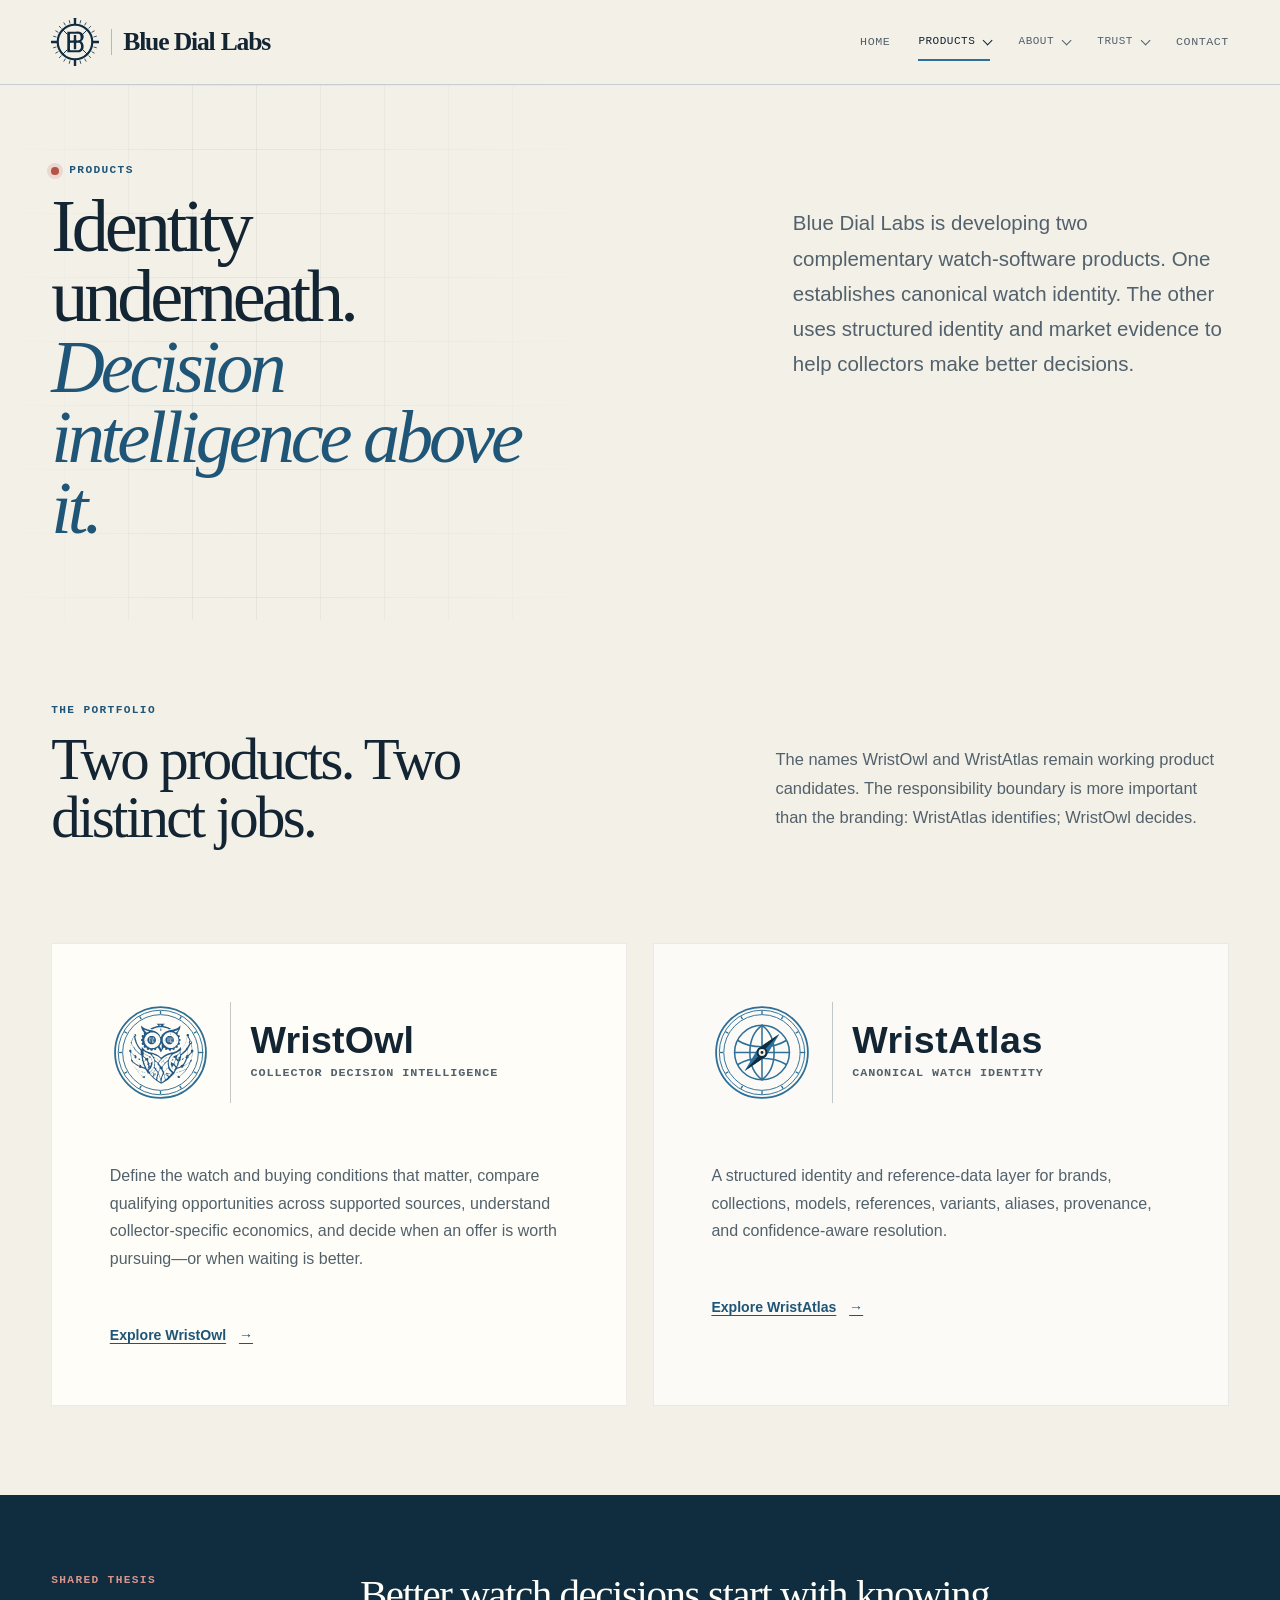
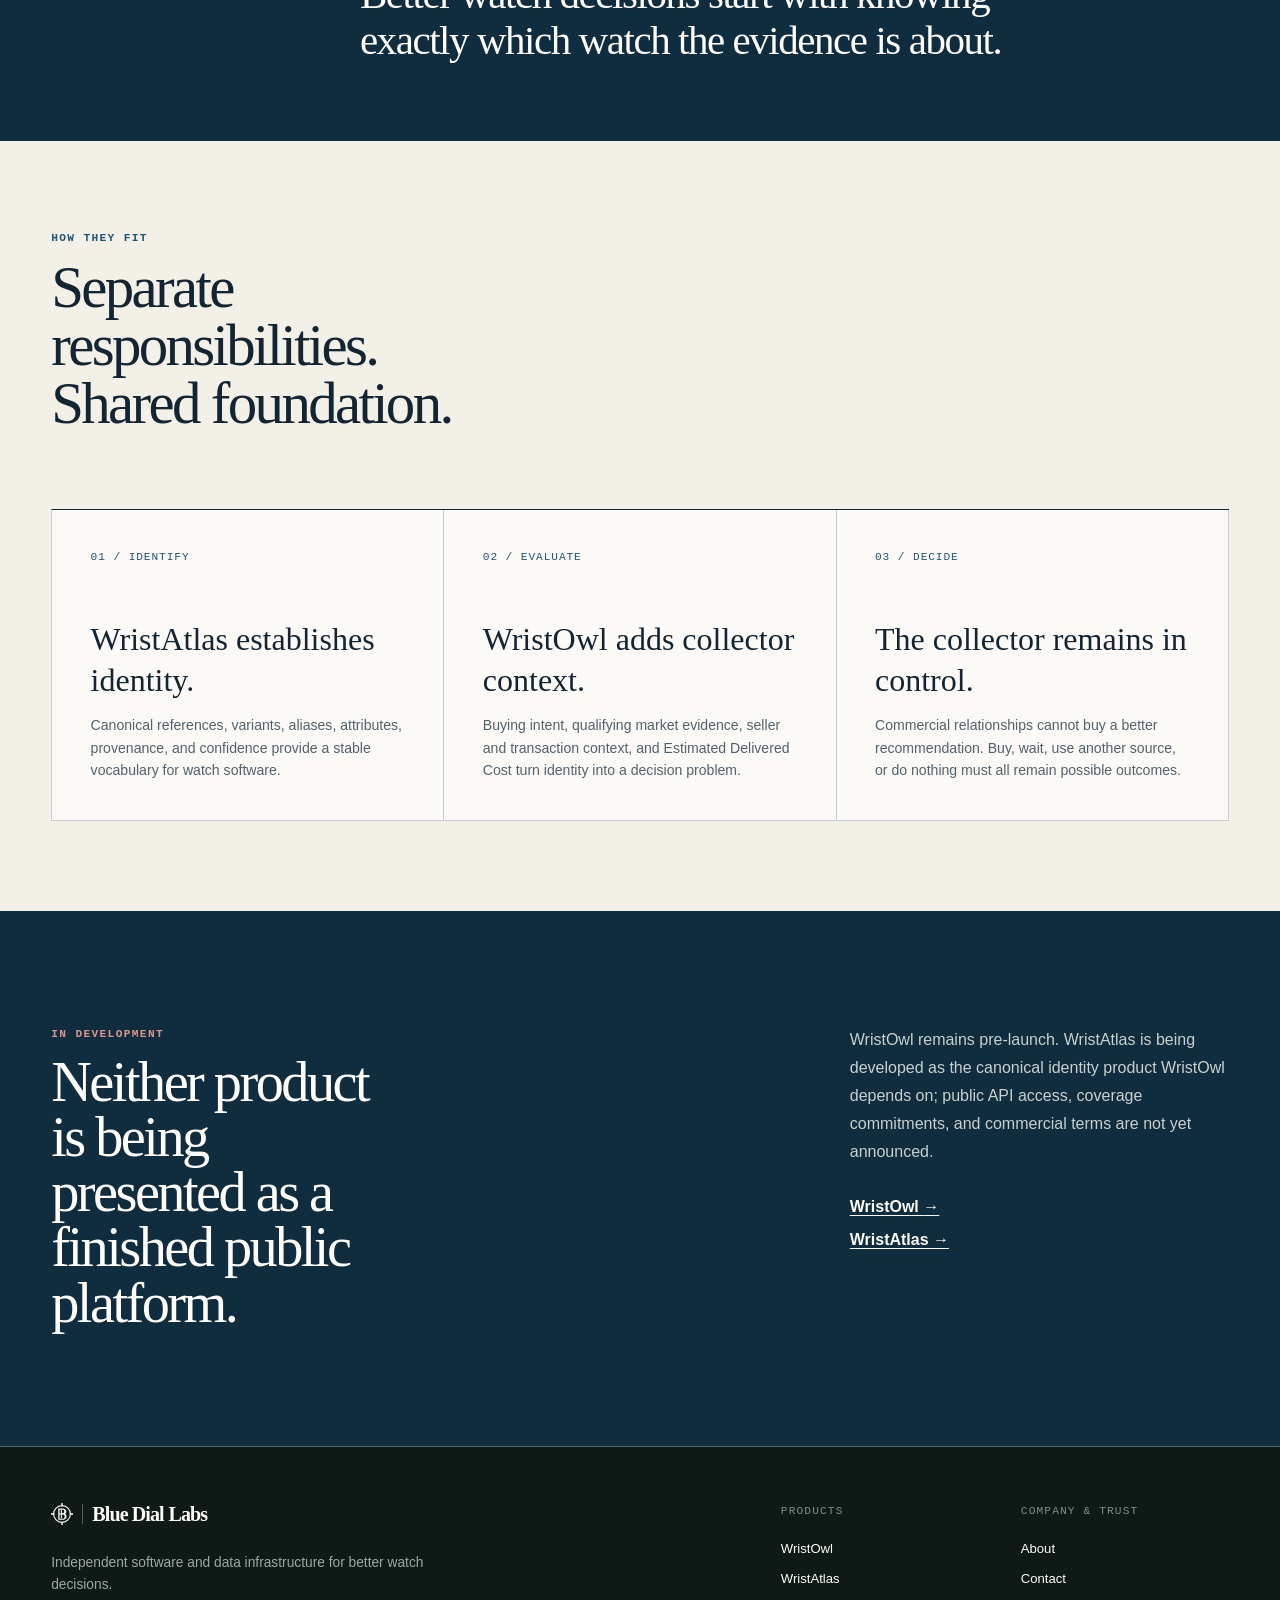
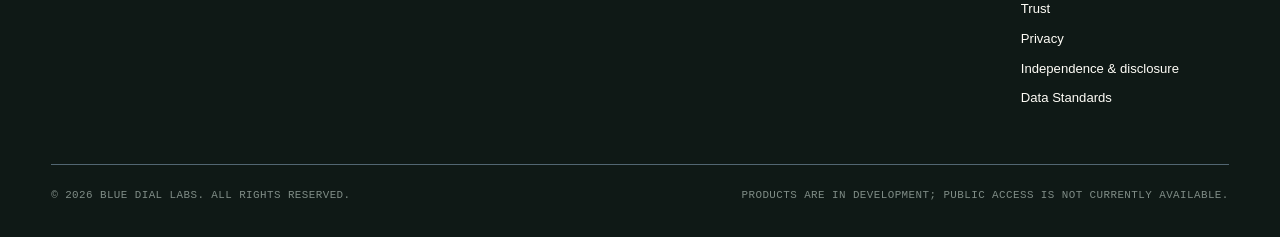
<file: products/index.html>
<!doctype html>
<html lang="en">
  <head>
    <meta charset="utf-8">
    <meta name="viewport" content="width=device-width, initial-scale=1">
    <title>Products — Blue Dial Labs</title>
    <meta name="description" content="Blue Dial Labs is developing WristOwl, collector decision intelligence, and WristAtlas, canonical watch identity and reference-data infrastructure.">
    <link rel="canonical" href="https://www.bluediallabs.com/products/">
    <meta property="og:type" content="website">
    <meta property="og:site_name" content="Blue Dial Labs">
    <meta property="og:title" content="Products — Blue Dial Labs">
    <meta property="og:description" content="Two product responsibilities: identify the watch, then help the collector decide what to do about it.">
    <meta property="og:url" content="https://www.bluediallabs.com/products/">
    <meta name="twitter:card" content="summary">
    <meta name="theme-color" content="#f3f0e8">
    <link rel="stylesheet" href="../assets/styles.css">
    <link rel="stylesheet" href="../assets/site-polish.css">
    <script src="../assets/site.js" defer></script>
  </head>
  <body>
    <a class="skip-link" href="#main-content">Skip to content</a>
    <header class="site-header">
      <div class="nav-shell">
        <a class="wordmark" href="../" aria-label="Blue Dial Labs home"><span>Blue Dial</span><span class="wordmark-labs">Labs</span></a>
        <button class="menu-toggle" type="button" aria-expanded="false" aria-controls="primary-navigation" aria-label="Open navigation"><span class="menu-toggle-lines" aria-hidden="true"></span></button>
        <nav class="primary-nav" id="primary-navigation" aria-label="Primary navigation"><a href="../">Home</a><a href="./" aria-current="page">Products</a><a href="../about/">About</a><a href="../trust/">Trust</a><a href="../contact/">Contact</a></nav>
      </div>
    </header>

    <main id="main-content">
      <section class="page-hero section-shell">
        <div><p class="eyebrow"><span class="signal-dot" aria-hidden="true"></span> Products</p><h1>Identity underneath. <em>Decision intelligence above it.</em></h1></div>
        <p class="page-hero-intro">Blue Dial Labs is developing two complementary watch-software products. One establishes canonical watch identity. The other uses structured identity and market evidence to help collectors make better decisions.</p>
      </section>

      <section class="section-shell content-section audience-section">
        <div class="section-heading split-heading"><div><p class="eyebrow">The portfolio</p><h2>Two products. Two distinct jobs.</h2></div><p>The names WristOwl and WristAtlas remain working product candidates. The responsibility boundary is more important than the branding: WristAtlas identifies; WristOwl decides.</p></div>
        <div class="audience-grid">
          <article class="audience-card audience-card-collector">
            <h3 class="wristowl-product-lockup product-card-lockup">
              <img class="wristowl-product-mark" src="../assets/wristowl-logo.svg" alt="" aria-hidden="true" width="160" height="160">
              <span class="wristowl-product-name product-card-name">
                <span class="wristowl-product-wordmark product-card-wordmark">WristOwl</span>
                <span class="wristowl-product-descriptor product-card-descriptor">Collector decision intelligence</span>
              </span>
            </h3>
            <p>Define the watch and buying conditions that matter, compare qualifying opportunities across supported sources, understand collector-specific economics, and decide when an offer is worth pursuing—or when waiting is better.</p>
            <a class="text-link" href="wristowl/">Explore WristOwl <span aria-hidden="true">→</span></a>
          </article>
          <article class="audience-card">
            <h3 class="wristatlas-product-lockup product-card-lockup">
              <img class="wristatlas-product-mark" src="../assets/wristatlas-mark.svg" alt="" aria-hidden="true" width="160" height="160">
              <span class="wristatlas-product-name product-card-name">
                <span class="wristatlas-product-wordmark product-card-wordmark">WristAtlas</span>
                <span class="wristatlas-product-descriptor product-card-descriptor">Canonical watch identity</span>
              </span>
            </h3>
            <p>A structured identity and reference-data layer for brands, collections, models, references, variants, aliases, provenance, and confidence-aware resolution.</p>
            <a class="text-link" href="wristatlas/">Explore WristAtlas <span aria-hidden="true">→</span></a>
          </article>
        </div>
      </section>

      <section class="principle-band"><div class="section-shell principle-inner"><p class="eyebrow eyebrow-light">Shared thesis</p><p class="principle-statement">Better watch decisions start with knowing exactly which watch the evidence is about.</p></div></section>

      <section class="section-shell content-section">
        <div class="section-heading"><p class="eyebrow">How they fit</p><h2>Separate responsibilities. Shared foundation.</h2></div>
        <div class="definition-grid">
          <article><p class="card-index">01 / Identify</p><h3>WristAtlas establishes identity.</h3><p>Canonical references, variants, aliases, attributes, provenance, and confidence provide a stable vocabulary for watch software.</p></article>
          <article><p class="card-index">02 / Evaluate</p><h3>WristOwl adds collector context.</h3><p>Buying intent, qualifying market evidence, seller and transaction context, and Estimated Delivered Cost turn identity into a decision problem.</p></article>
          <article><p class="card-index">03 / Decide</p><h3>The collector remains in control.</h3><p>Commercial relationships cannot buy a better recommendation. Buy, wait, use another source, or do nothing must all remain possible outcomes.</p></article>
        </div>
      </section>

      <section class="contact-band">
        <div class="section-shell contact-inner"><div><p class="eyebrow eyebrow-light">In development</p><h2>Neither product is being presented as a finished public platform.</h2></div><div class="contact-copy"><p>WristOwl remains pre-launch. WristAtlas is being developed as the canonical identity product WristOwl depends on; public API access, coverage commitments, and commercial terms are not yet announced.</p><div class="contact-links"><a href="wristowl/">WristOwl <span aria-hidden="true">→</span></a><a href="wristatlas/">WristAtlas <span aria-hidden="true">→</span></a></div></div></div>
      </section>
    </main>

    <footer class="site-footer">
      <div class="section-shell footer-main">
        <div><a class="wordmark footer-wordmark" href="../" aria-label="Blue Dial Labs home"><span>Blue Dial</span><span class="wordmark-labs">Labs</span></a><p>Independent software and data infrastructure for better watch decisions.</p></div>
        <div class="footer-nav-group"><p>Products</p><a href="wristowl/">WristOwl</a><a href="wristatlas/">WristAtlas</a></div>
        <div class="footer-nav-group"><p>Company &amp; trust</p><a href="../about/">About</a><a href="../contact/">Contact</a><a href="../trust/">Trust</a><a href="../privacy/">Privacy</a><a href="../commercial-disclosure/">Independence &amp; disclosure</a><a href="../data-standards/">Data Standards</a></div>
      </div>
      <div class="section-shell footer-bottom"><p>© 2026 Blue Dial Labs. All rights reserved.</p><p>Products are in development; public access is not currently available.</p></div>
    </footer>
  </body>
</html>
</file>
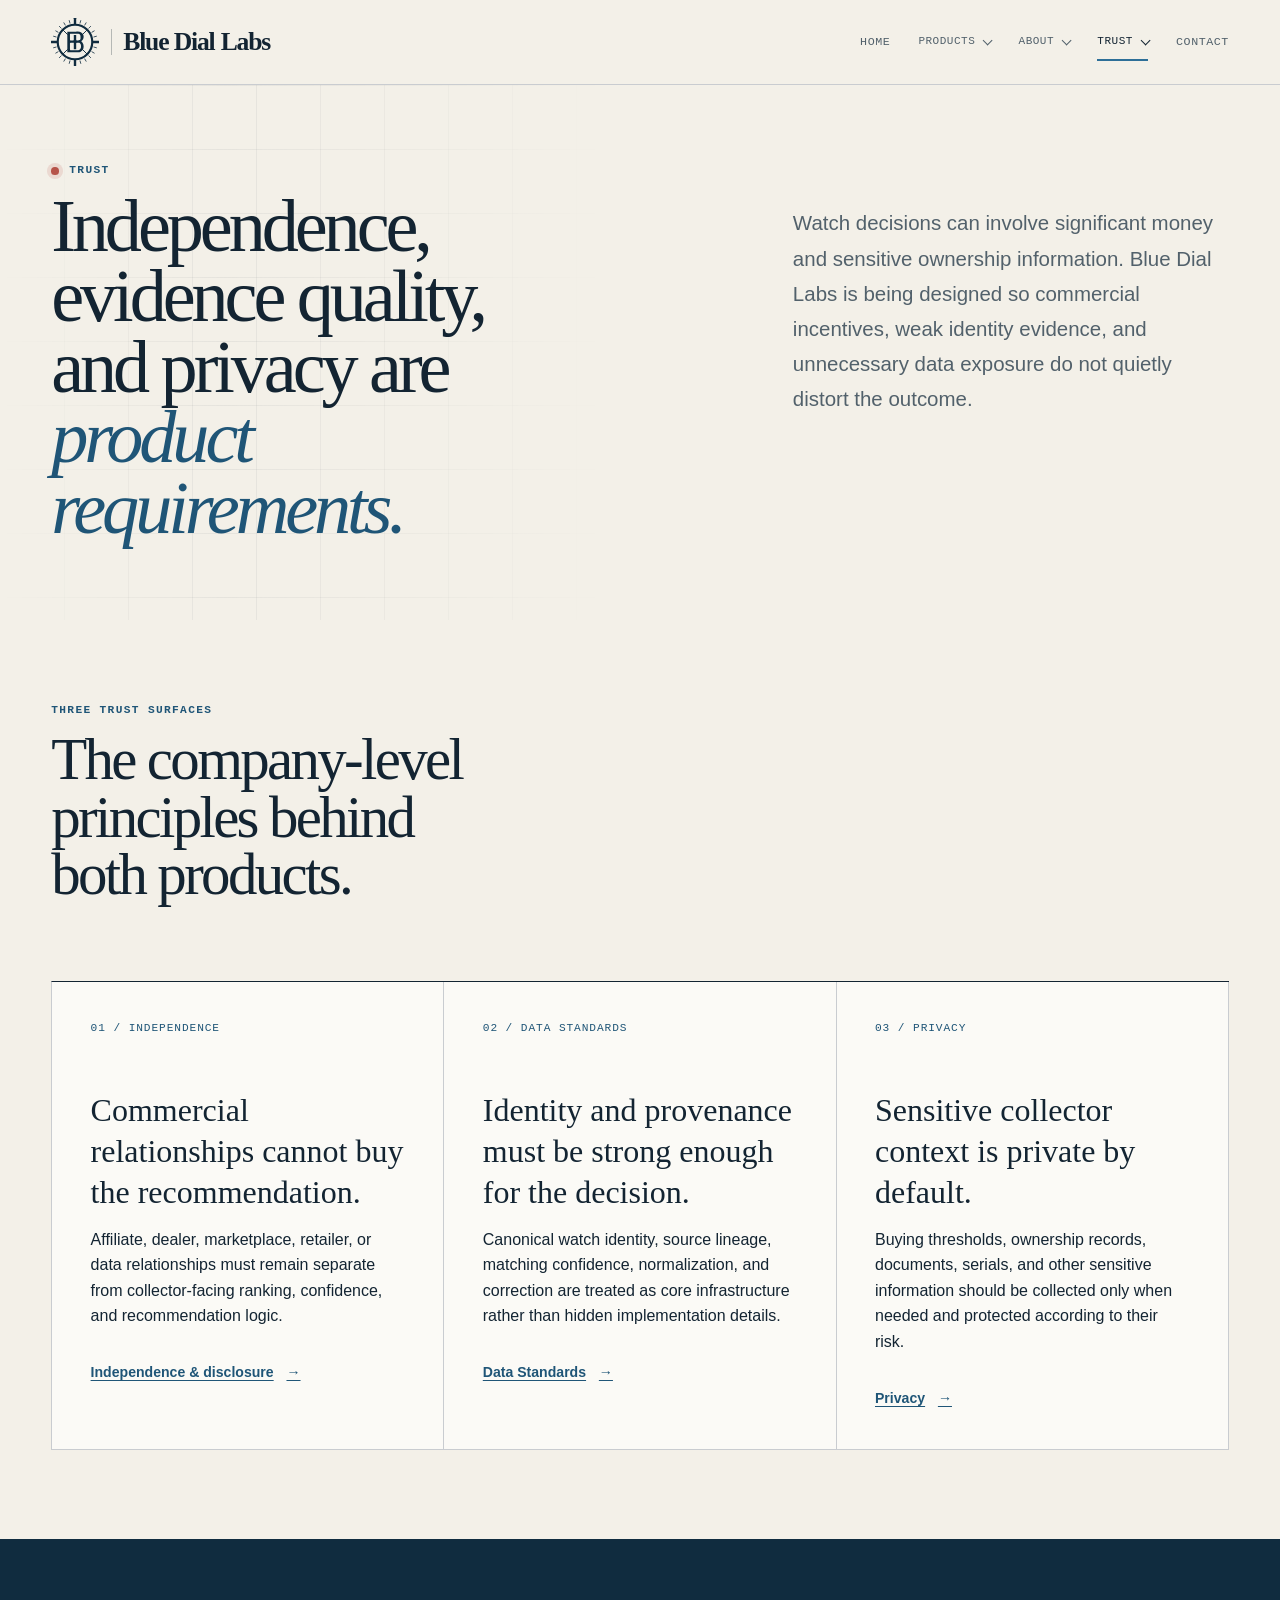
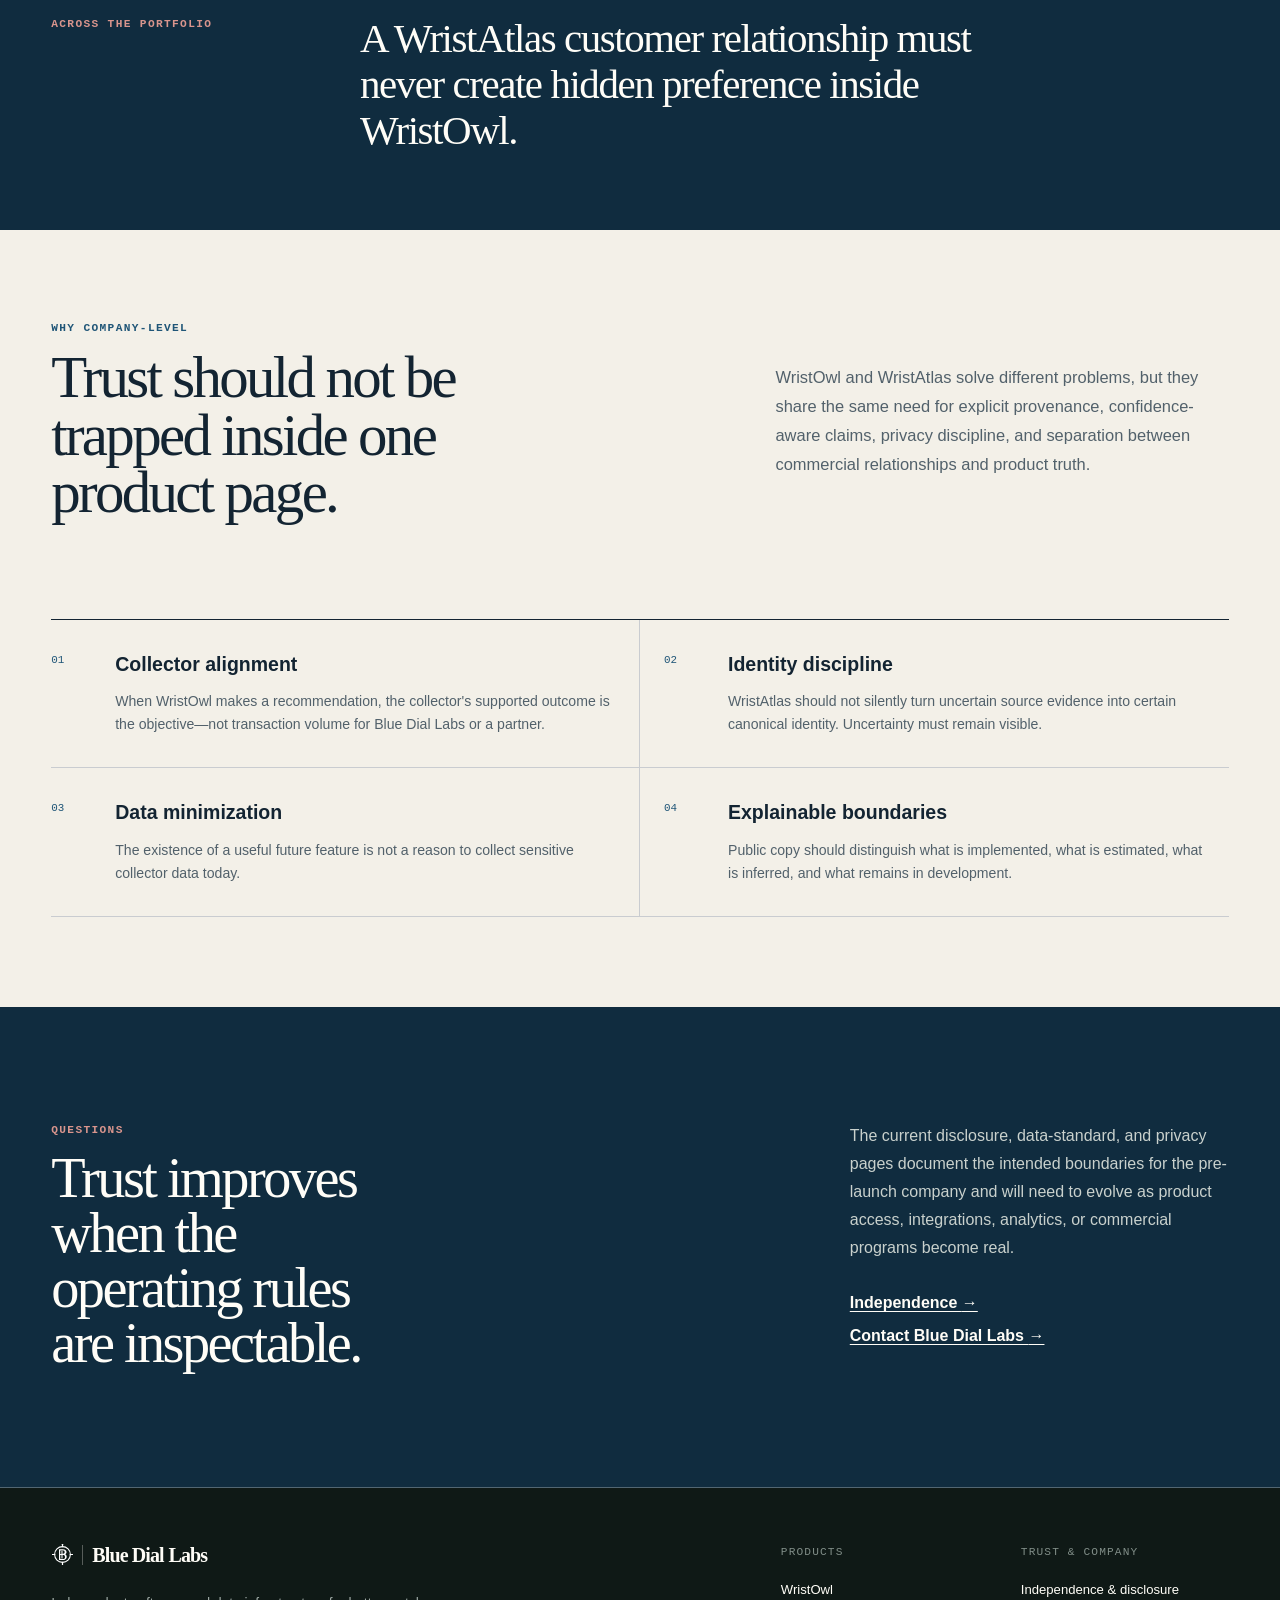
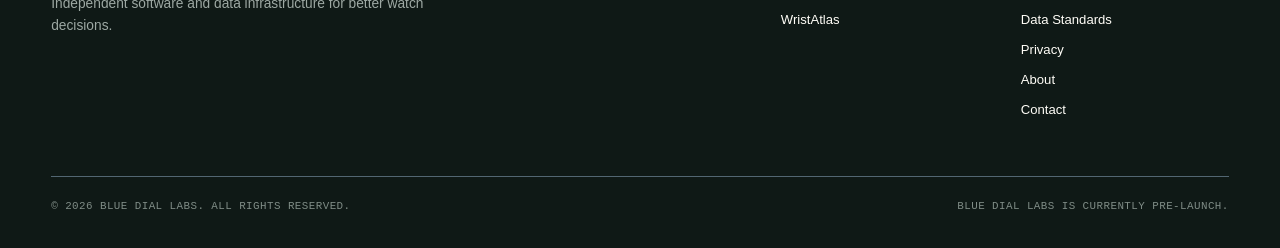
<file: trust/index.html>
<!doctype html>
<html lang="en">
  <head>
    <meta charset="utf-8">
    <meta name="viewport" content="width=device-width, initial-scale=1">
    <title>Trust — Blue Dial Labs</title>
    <meta name="description" content="Blue Dial Labs trust principles: commercial independence, data standards, confidence-aware watch identity, and privacy by default.">
    <link rel="canonical" href="https://www.bluediallabs.com/trust/">
    <meta property="og:type" content="website">
    <meta property="og:site_name" content="Blue Dial Labs">
    <meta property="og:title" content="Trust — Blue Dial Labs">
    <meta property="og:description" content="Independence, evidence quality, and privacy are product requirements, not marketing claims layered on later.">
    <meta property="og:url" content="https://www.bluediallabs.com/trust/">
    <meta name="twitter:card" content="summary">
    <meta name="theme-color" content="#f3f0e8">
    <link rel="stylesheet" href="../assets/styles.css">
    <link rel="stylesheet" href="../assets/site-polish.css">
    <script src="../assets/site.js" defer></script>
  </head>
  <body>
    <a class="skip-link" href="#main-content">Skip to content</a>
    <header class="site-header">
      <div class="nav-shell">
        <a class="wordmark" href="../" aria-label="Blue Dial Labs home"><span>Blue Dial</span><span class="wordmark-labs">Labs</span></a>
        <button class="menu-toggle" type="button" aria-expanded="false" aria-controls="primary-navigation" aria-label="Open navigation"><span class="menu-toggle-lines" aria-hidden="true"></span></button>
        <nav class="primary-nav" id="primary-navigation" aria-label="Primary navigation"><a href="../">Home</a><a href="../products/">Products</a><a href="../about/">About</a><a href="./" aria-current="page">Trust</a><a href="../contact/">Contact</a></nav>
      </div>
    </header>

    <main id="main-content">
      <section class="page-hero section-shell">
        <div><p class="eyebrow"><span class="signal-dot" aria-hidden="true"></span> Trust</p><h1>Independence, evidence quality, and privacy are <em>product requirements.</em></h1></div>
        <p class="page-hero-intro">Watch decisions can involve significant money and sensitive ownership information. Blue Dial Labs is being designed so commercial incentives, weak identity evidence, and unnecessary data exposure do not quietly distort the outcome.</p>
      </section>

      <section class="section-shell content-section">
        <div class="section-heading"><p class="eyebrow">Three trust surfaces</p><h2>The company-level principles behind both products.</h2></div>
        <div class="definition-grid">
          <article><p class="card-index">01 / Independence</p><h3>Commercial relationships cannot buy the recommendation.</h3><p>Affiliate, dealer, marketplace, retailer, or data relationships must remain separate from collector-facing ranking, confidence, and recommendation logic.</p><a class="text-link" href="../commercial-disclosure/">Independence &amp; disclosure <span aria-hidden="true">→</span></a></article>
          <article><p class="card-index">02 / Data standards</p><h3>Identity and provenance must be strong enough for the decision.</h3><p>Canonical watch identity, source lineage, matching confidence, normalization, and correction are treated as core infrastructure rather than hidden implementation details.</p><a class="text-link" href="../data-standards/">Data Standards <span aria-hidden="true">→</span></a></article>
          <article><p class="card-index">03 / Privacy</p><h3>Sensitive collector context is private by default.</h3><p>Buying thresholds, ownership records, documents, serials, and other sensitive information should be collected only when needed and protected according to their risk.</p><a class="text-link" href="../privacy/">Privacy <span aria-hidden="true">→</span></a></article>
        </div>
      </section>

      <section class="principle-band"><div class="section-shell principle-inner"><p class="eyebrow eyebrow-light">Across the portfolio</p><p class="principle-statement">A WristAtlas customer relationship must never create hidden preference inside WristOwl.</p></div></section>

      <section class="section-shell content-section">
        <div class="section-heading split-heading"><div><p class="eyebrow">Why company-level</p><h2>Trust should not be trapped inside one product page.</h2></div><p>WristOwl and WristAtlas solve different problems, but they share the same need for explicit provenance, confidence-aware claims, privacy discipline, and separation between commercial relationships and product truth.</p></div>
        <div class="numbered-principles">
          <article><span>01</span><div><h3>Collector alignment</h3><p>When WristOwl makes a recommendation, the collector's supported outcome is the objective—not transaction volume for Blue Dial Labs or a partner.</p></div></article>
          <article><span>02</span><div><h3>Identity discipline</h3><p>WristAtlas should not silently turn uncertain source evidence into certain canonical identity. Uncertainty must remain visible.</p></div></article>
          <article><span>03</span><div><h3>Data minimization</h3><p>The existence of a useful future feature is not a reason to collect sensitive collector data today.</p></div></article>
          <article><span>04</span><div><h3>Explainable boundaries</h3><p>Public copy should distinguish what is implemented, what is estimated, what is inferred, and what remains in development.</p></div></article>
        </div>
      </section>

      <section class="contact-band">
        <div class="section-shell contact-inner"><div><p class="eyebrow eyebrow-light">Questions</p><h2>Trust improves when the operating rules are inspectable.</h2></div><div class="contact-copy"><p>The current disclosure, data-standard, and privacy pages document the intended boundaries for the pre-launch company and will need to evolve as product access, integrations, analytics, or commercial programs become real.</p><div class="contact-links"><a href="../commercial-disclosure/">Independence <span aria-hidden="true">→</span></a><a href="../contact/">Contact Blue Dial Labs <span aria-hidden="true">→</span></a></div></div></div>
      </section>
    </main>

    <footer class="site-footer">
      <div class="section-shell footer-main">
        <div><a class="wordmark footer-wordmark" href="../" aria-label="Blue Dial Labs home"><span>Blue Dial</span><span class="wordmark-labs">Labs</span></a><p>Independent software and data infrastructure for better watch decisions.</p></div>
        <div class="footer-nav-group"><p>Products</p><a href="../products/wristowl/">WristOwl</a><a href="../products/wristatlas/">WristAtlas</a></div>
        <div class="footer-nav-group"><p>Trust &amp; company</p><a href="../commercial-disclosure/">Independence &amp; disclosure</a><a href="../data-standards/">Data Standards</a><a href="../privacy/">Privacy</a><a href="../about/">About</a><a href="../contact/">Contact</a></div>
      </div>
      <div class="section-shell footer-bottom"><p>© 2026 Blue Dial Labs. All rights reserved.</p><p>Blue Dial Labs is currently pre-launch.</p></div>
    </footer>
  </body>
</html>
</file>
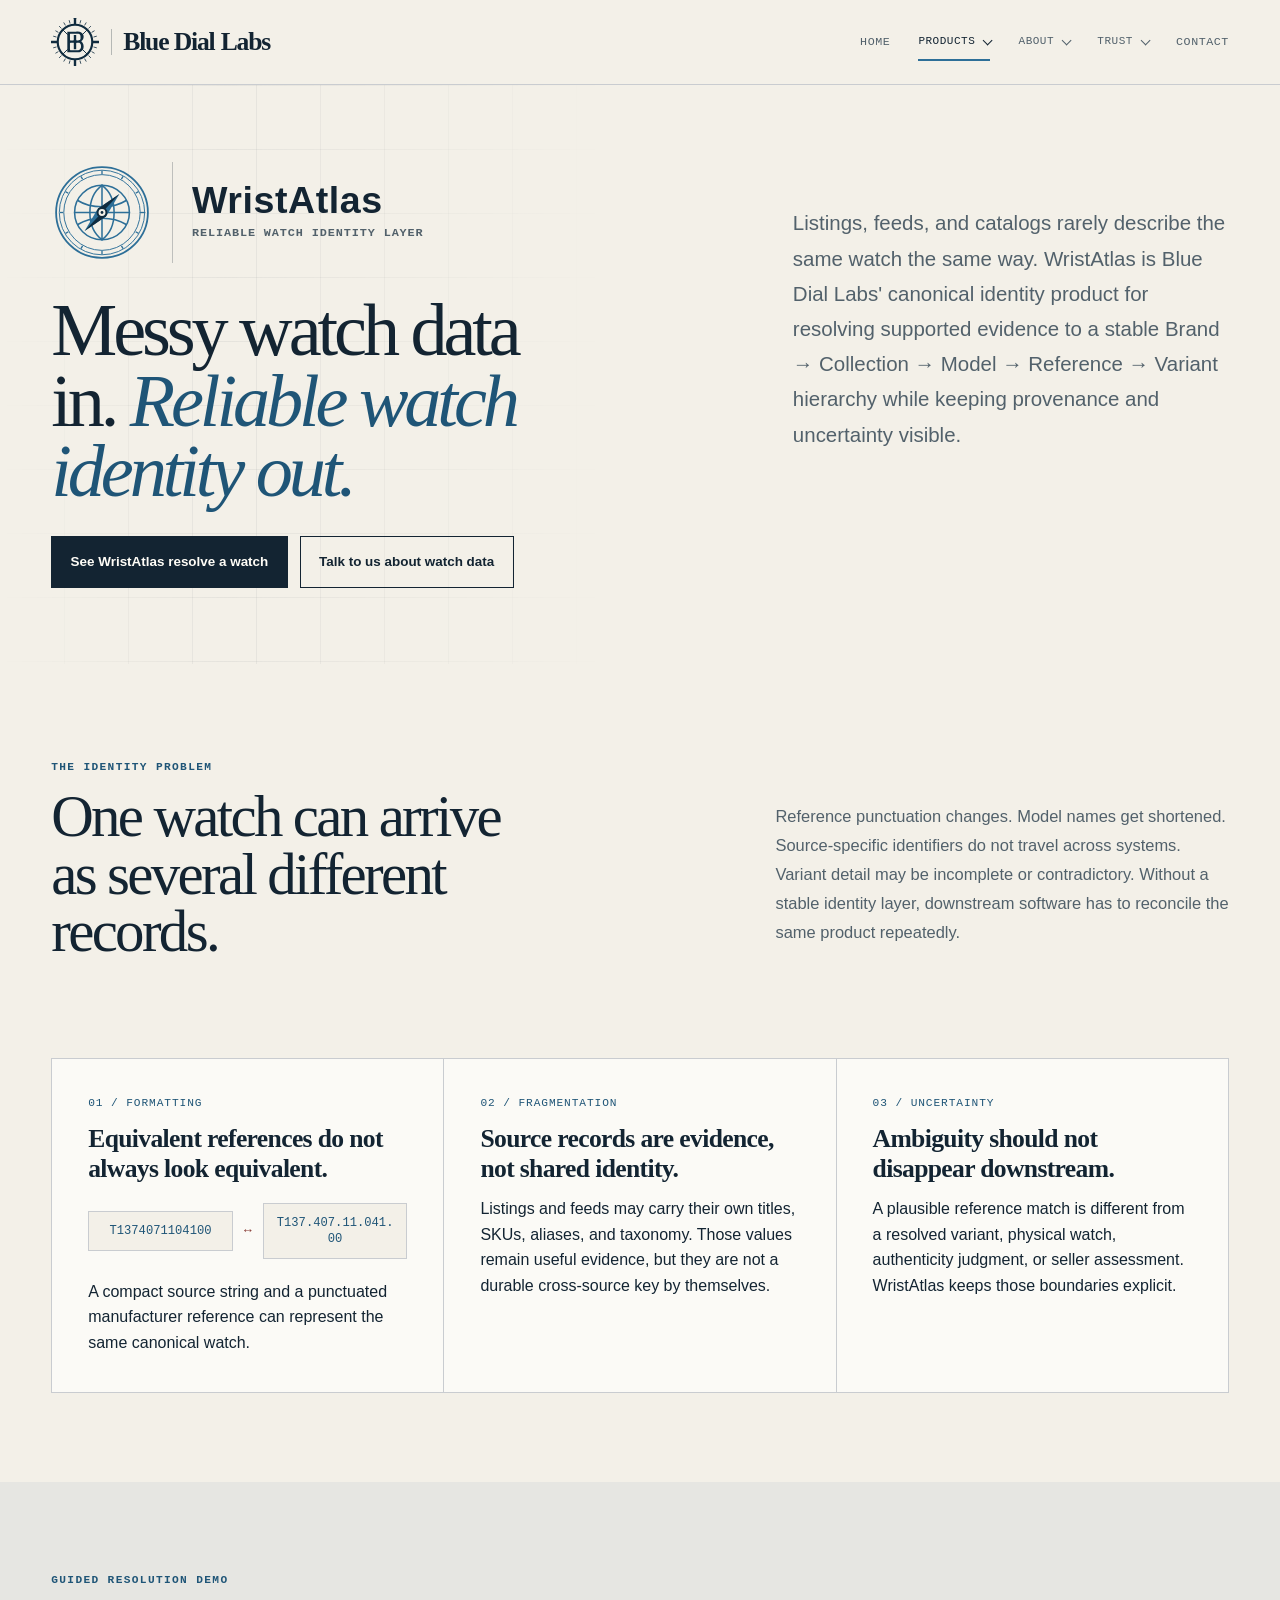
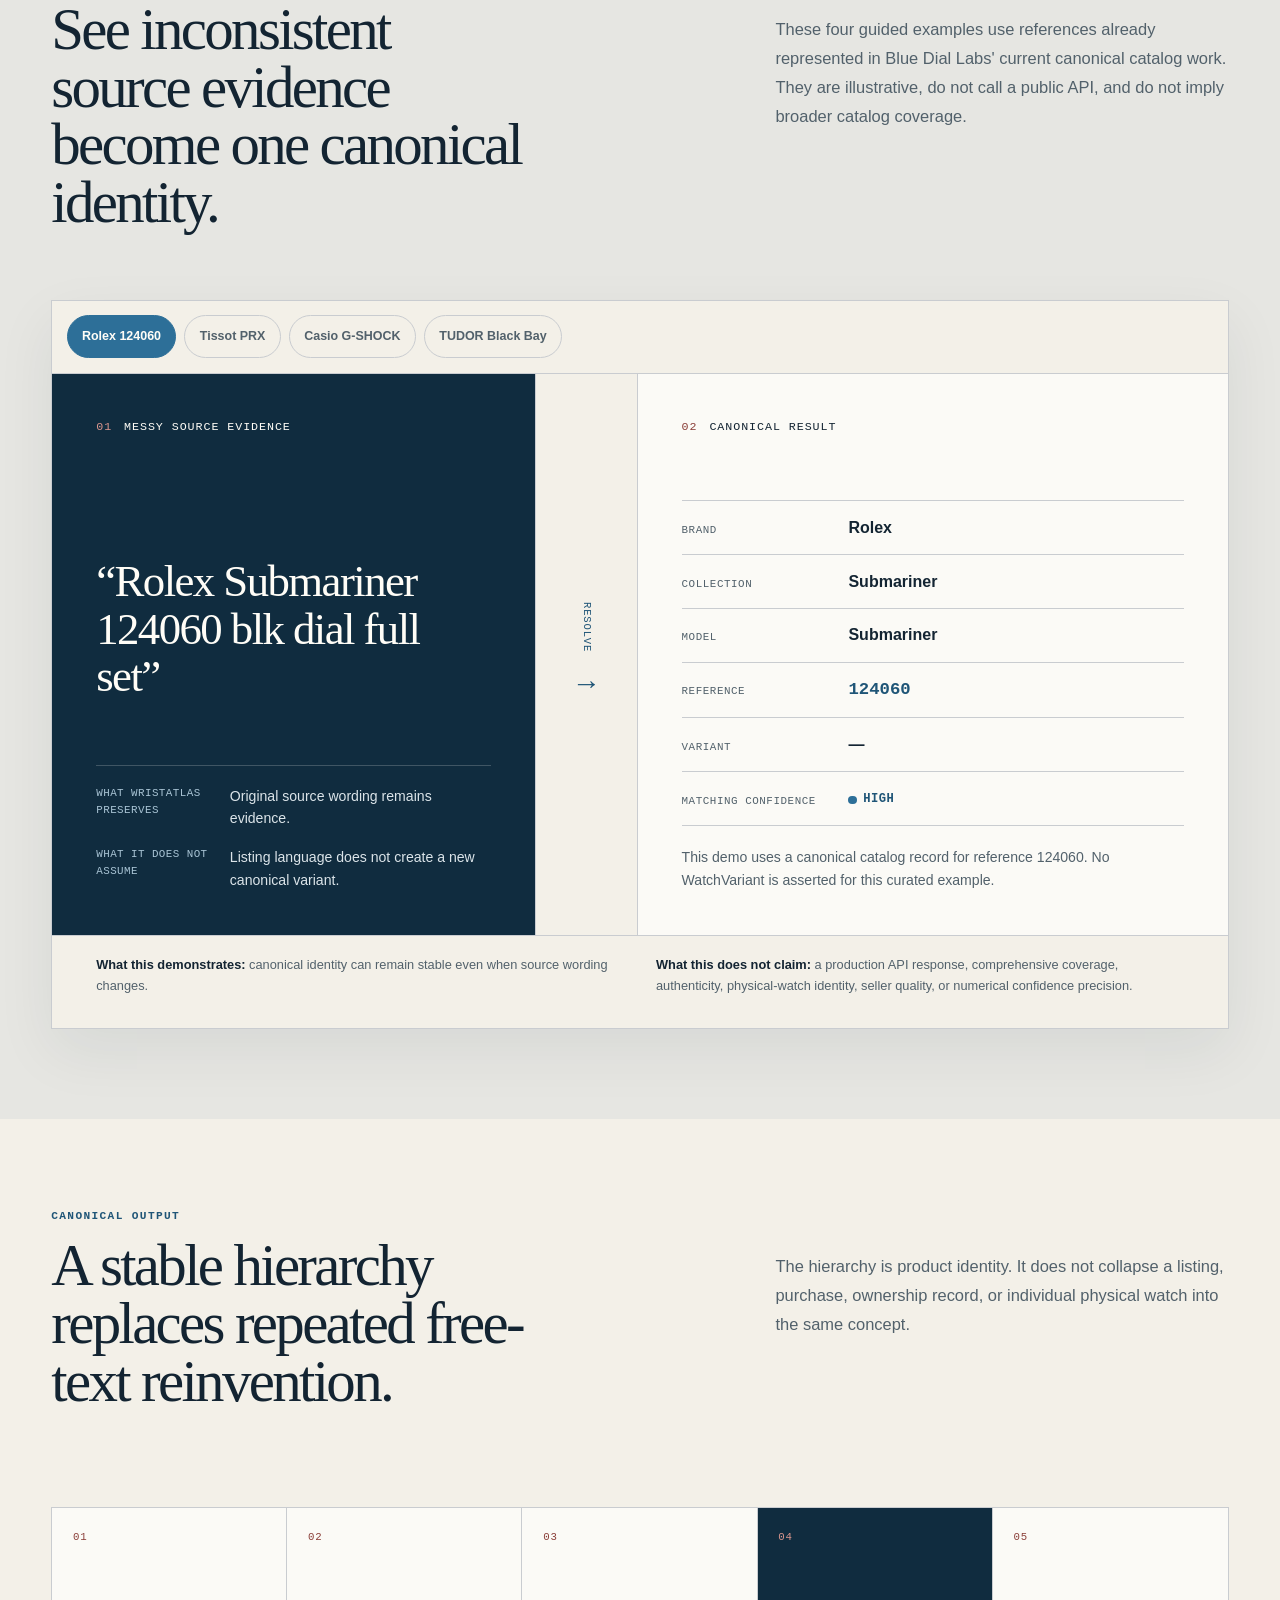
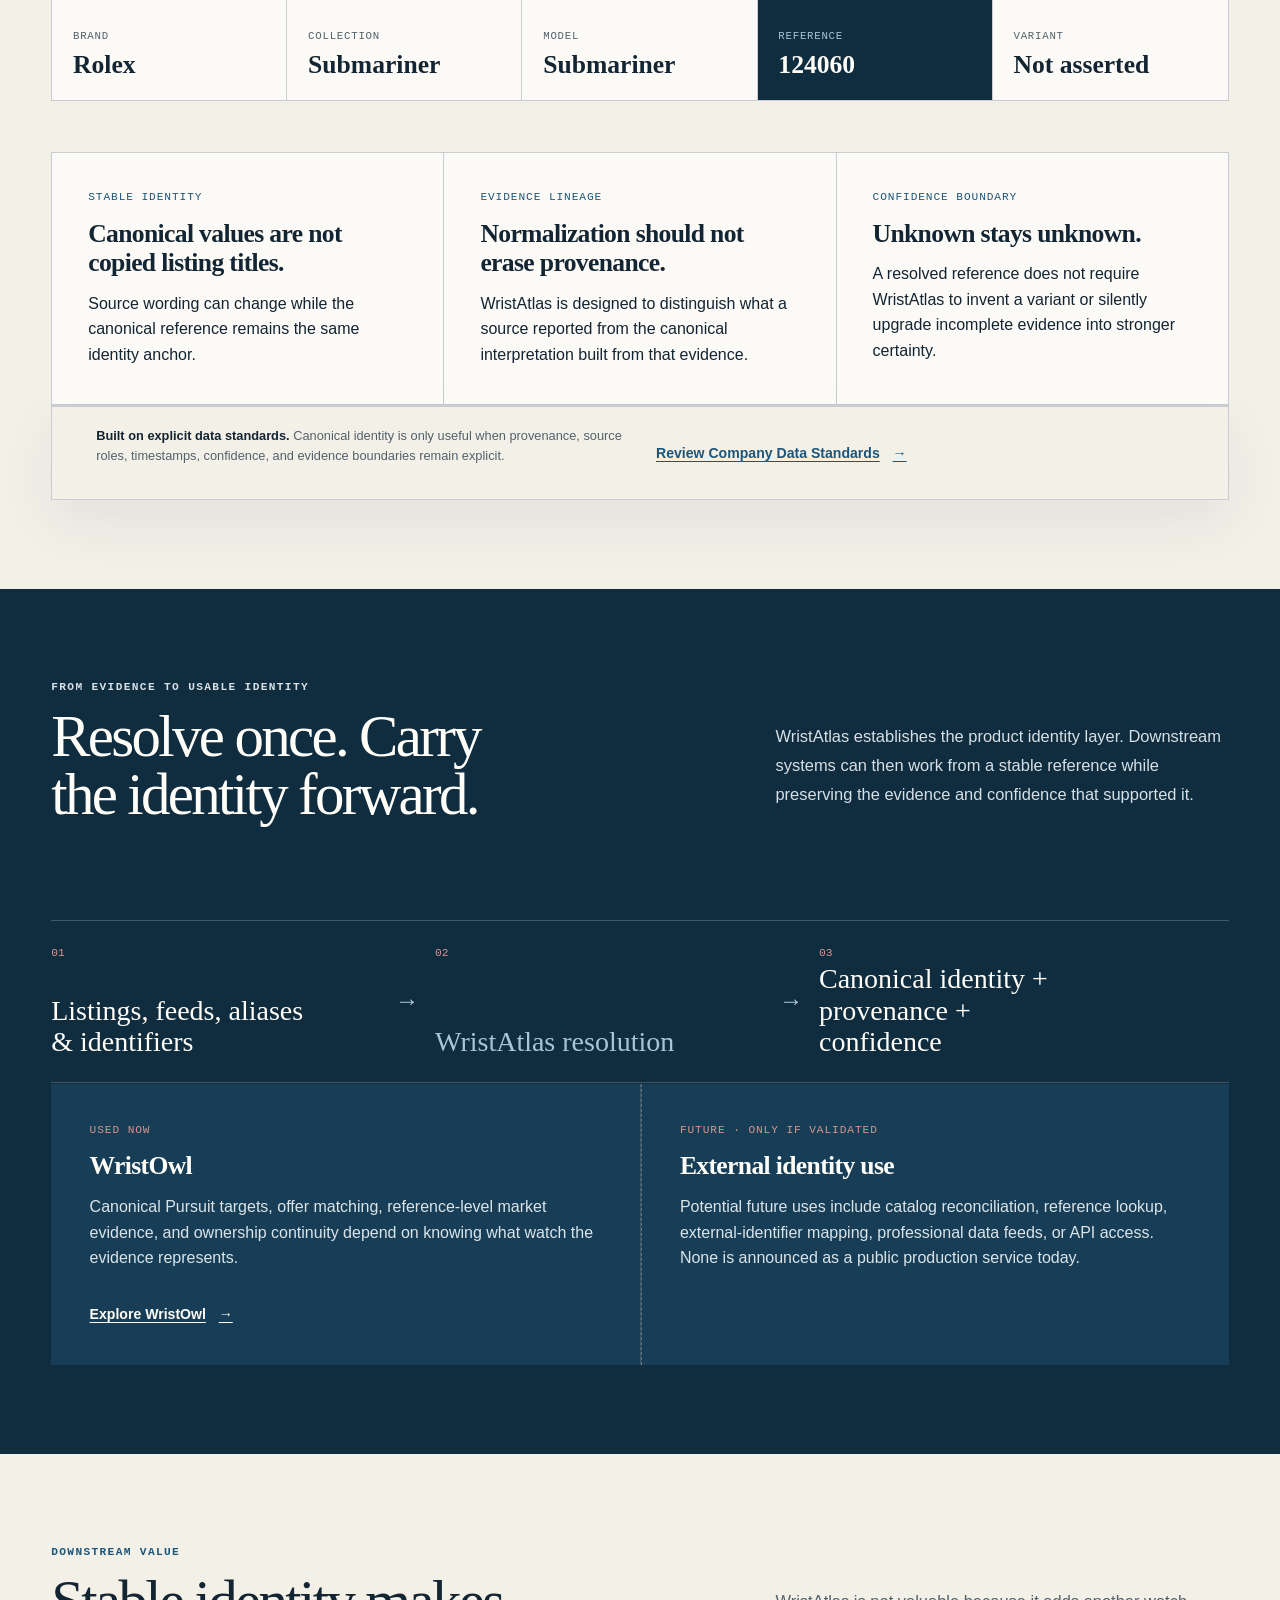
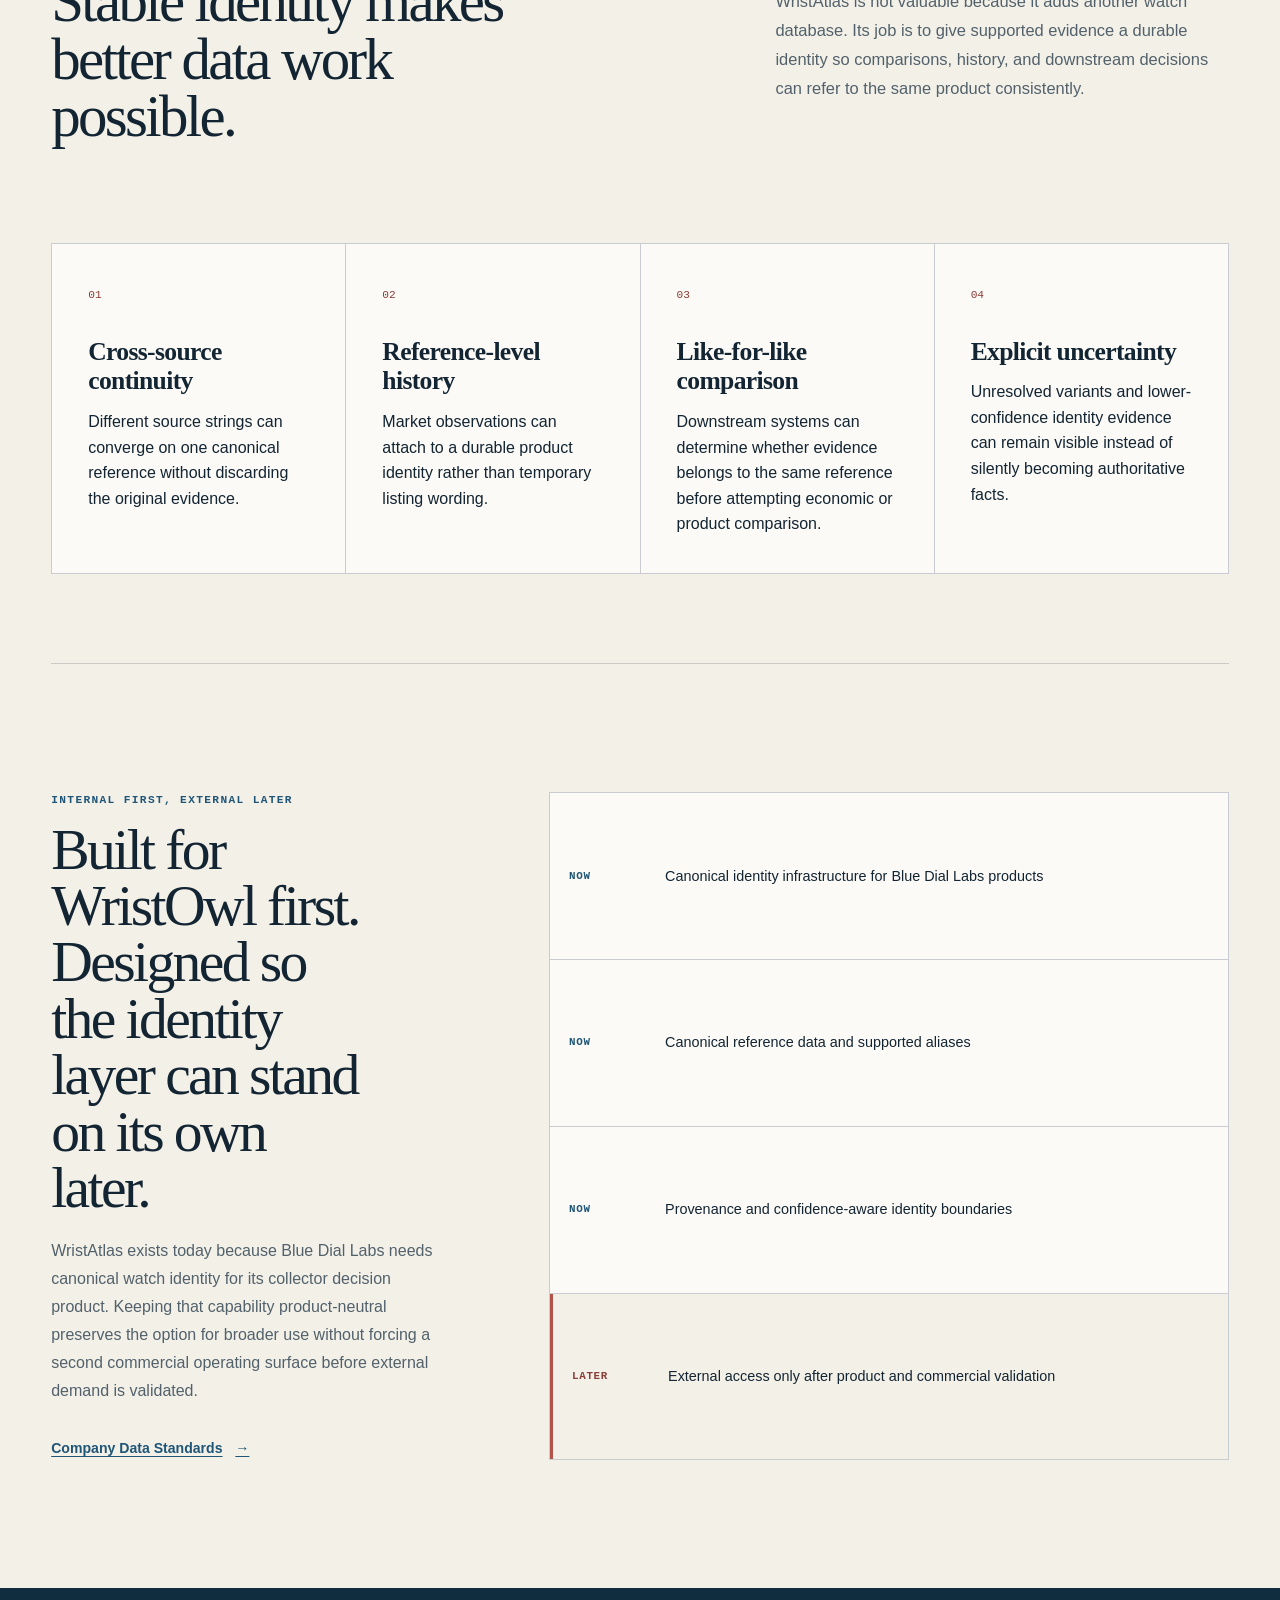
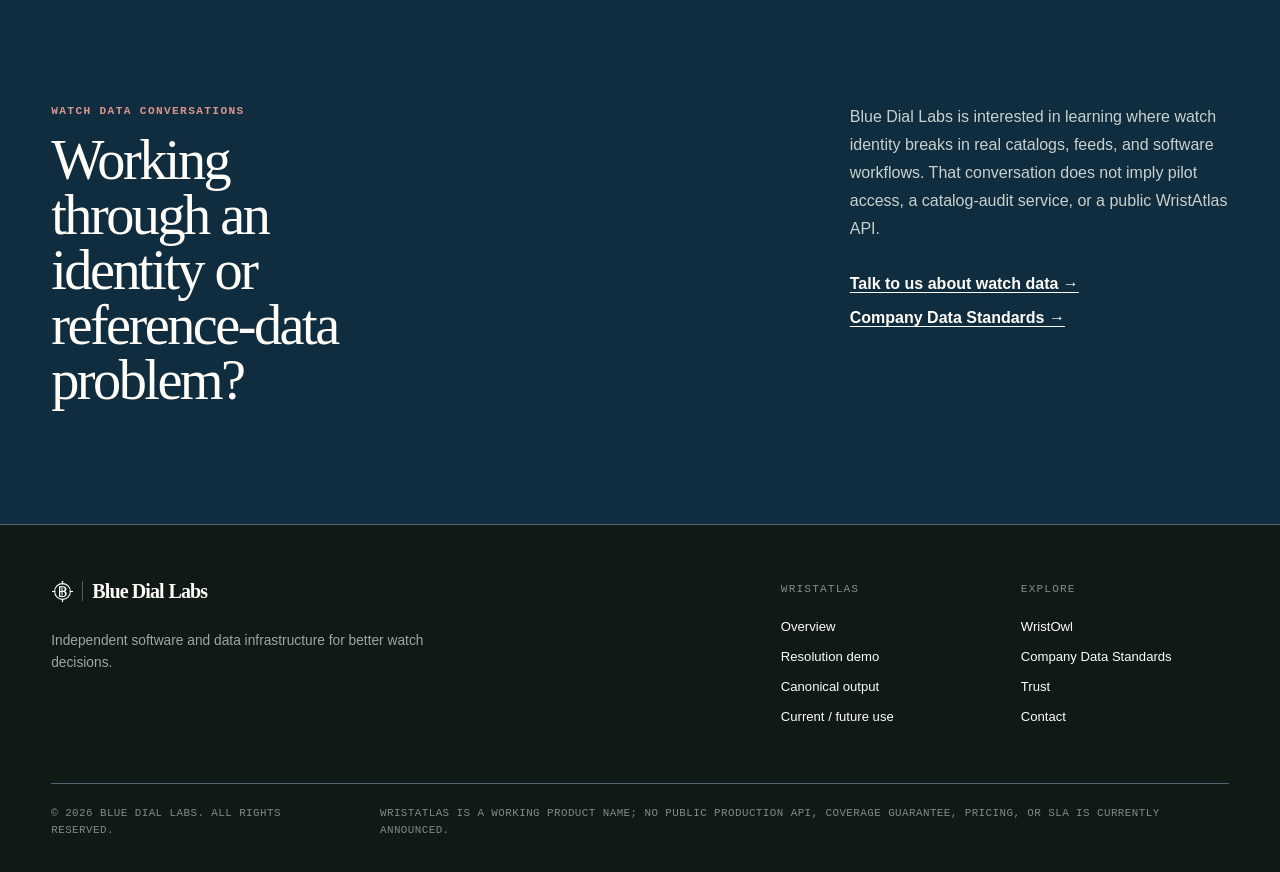
<file: products/wristatlas/index.html>
<!doctype html>
<html lang="en">
  <head>
    <meta charset="utf-8">
    <meta name="viewport" content="width=device-width, initial-scale=1">
    <title>WristAtlas — Reliable watch identity by Blue Dial Labs</title>
    <meta name="description" content="WristAtlas turns inconsistent watch descriptions and identifiers into stable canonical watch identity with provenance and confidence-aware resolution. Built for WristOwl first; external access remains future and unannounced.">
    <link rel="canonical" href="https://www.bluediallabs.com/products/wristatlas/">
    <meta property="og:type" content="website">
    <meta property="og:site_name" content="Blue Dial Labs">
    <meta property="og:title" content="WristAtlas — Reliable watch identity">
    <meta property="og:description" content="Messy watch data in. Reliable canonical watch identity out.">
    <meta property="og:url" content="https://www.bluediallabs.com/products/wristatlas/">
    <meta name="twitter:card" content="summary">
    <meta name="theme-color" content="#f3f0e8">
    <link rel="stylesheet" href="../../assets/styles.css">
    <link rel="stylesheet" href="../../assets/site-polish.css">
    <link rel="stylesheet" href="../../assets/wristatlas-v2.css">
    <script src="../../assets/site.js" defer></script>
    <script src="../../assets/wristatlas-v2.js" defer></script>
  </head>
  <body>
    <a class="skip-link" href="#main-content">Skip to content</a>
    <header class="site-header">
      <div class="nav-shell">
        <a class="wordmark" href="../../" aria-label="Blue Dial Labs home"><span>Blue Dial</span><span class="wordmark-labs">Labs</span></a>
        <button class="menu-toggle" type="button" aria-expanded="false" aria-controls="primary-navigation" aria-label="Open navigation"><span class="menu-toggle-lines" aria-hidden="true"></span></button>
        <nav class="primary-nav" id="primary-navigation" aria-label="Primary navigation"><a href="../../">Home</a><a href="../" aria-current="location">Products</a><a href="../../about/">About</a><a href="../../trust/">Trust</a><a href="../../contact/">Contact</a></nav>
      </div>
    </header>

    <main id="main-content">
      <section class="page-hero section-shell wristatlas-hero">
        <div>
          <div class="wristatlas-product-lockup">
            <img class="wristatlas-product-mark" src="../../assets/wristatlas-mark.svg" alt="" aria-hidden="true" width="160" height="160">
            <div class="wristatlas-product-name">
              <p class="wristatlas-product-wordmark">WristAtlas</p>
              <p class="wristatlas-product-descriptor">Reliable watch identity layer</p>
            </div>
          </div>
          <h1>Messy watch data in. <em>Reliable watch identity out.</em></h1>
          <div class="button-row wristatlas-hero-actions">
            <a class="button button-primary" href="#resolution-demo">See WristAtlas resolve a watch</a>
            <a class="button button-secondary" href="../../contact/?reason=wristatlas">Talk to us about watch data</a>
          </div>
        </div>
        <p class="page-hero-intro">Listings, feeds, and catalogs rarely describe the same watch the same way. WristAtlas is Blue Dial Labs' canonical identity product for resolving supported evidence to a stable Brand → Collection → Model → Reference → Variant hierarchy while keeping provenance and uncertainty visible.</p>
      </section>

      <section class="section-shell content-section wristatlas-problem" aria-labelledby="identity-problem-title">
        <div class="section-heading split-heading">
          <div><p class="eyebrow">The identity problem</p><h2 id="identity-problem-title">One watch can arrive as several different records.</h2></div>
          <p>Reference punctuation changes. Model names get shortened. Source-specific identifiers do not travel across systems. Variant detail may be incomplete or contradictory. Without a stable identity layer, downstream software has to reconcile the same product repeatedly.</p>
        </div>
        <div class="atlas-problem-grid">
          <article class="atlas-problem-card">
            <p class="card-index">01 / Formatting</p>
            <h3>Equivalent references do not always look equivalent.</h3>
            <div class="atlas-string-pair" aria-label="Example equivalent reference formats"><code>T1374071104100</code><span aria-hidden="true">↔</span><code>T137.407.11.041.00</code></div>
            <p>A compact source string and a punctuated manufacturer reference can represent the same canonical watch.</p>
          </article>
          <article class="atlas-problem-card">
            <p class="card-index">02 / Fragmentation</p>
            <h3>Source records are evidence, not shared identity.</h3>
            <p>Listings and feeds may carry their own titles, SKUs, aliases, and taxonomy. Those values remain useful evidence, but they are not a durable cross-source key by themselves.</p>
          </article>
          <article class="atlas-problem-card">
            <p class="card-index">03 / Uncertainty</p>
            <h3>Ambiguity should not disappear downstream.</h3>
            <p>A plausible reference match is different from a resolved variant, physical watch, authenticity judgment, or seller assessment. WristAtlas keeps those boundaries explicit.</p>
          </article>
        </div>
      </section>

      <section class="soft-section atlas-demo-section" id="resolution-demo" aria-labelledby="resolution-demo-title">
        <div class="section-shell content-section">
          <div class="section-heading split-heading atlas-demo-heading">
            <div><p class="eyebrow">Guided resolution demo</p><h2 id="resolution-demo-title">See inconsistent source evidence become one canonical identity.</h2></div>
            <p>These four guided examples use references already represented in Blue Dial Labs' current canonical catalog work. They are illustrative, do not call a public API, and do not imply broader catalog coverage.</p>
          </div>

          <div class="atlas-demo" data-atlas-demo>
            <div class="atlas-example-tabs" role="group" aria-label="Choose a guided WristAtlas example">
              <button class="atlas-example-tab" type="button" data-atlas-example="rolex" aria-pressed="true" disabled>Rolex 124060</button>
              <button class="atlas-example-tab" type="button" data-atlas-example="tissot" aria-pressed="false" disabled>Tissot PRX</button>
              <button class="atlas-example-tab" type="button" data-atlas-example="casio" aria-pressed="false" disabled>Casio G-SHOCK</button>
              <button class="atlas-example-tab" type="button" data-atlas-example="tudor" aria-pressed="false" disabled>TUDOR Black Bay</button>
            </div>

            <div class="atlas-demo-stage">
              <article class="atlas-raw-card">
                <div class="atlas-panel-label"><span>01</span><p>Messy source evidence</p></div>
                <blockquote data-atlas-source>“Rolex Submariner 124060 blk dial full set”</blockquote>
                <dl class="atlas-source-meta">
                  <div><dt>What WristAtlas preserves</dt><dd>Original source wording remains evidence.</dd></div>
                  <div><dt>What it does not assume</dt><dd>Listing language does not create a new canonical variant.</dd></div>
                </dl>
              </article>

              <div class="atlas-resolution-arrow" aria-hidden="true"><span>Resolve</span><b>→</b></div>

              <article class="atlas-output-card" aria-live="polite" aria-atomic="true">
                <div class="atlas-panel-label"><span>02</span><p>Canonical result</p></div>
                <dl class="atlas-resolution-list">
                  <div><dt>Brand</dt><dd data-atlas-brand>Rolex</dd></div>
                  <div><dt>Collection</dt><dd data-atlas-collection>Submariner</dd></div>
                  <div><dt>Model</dt><dd data-atlas-model>Submariner</dd></div>
                  <div class="atlas-reference-row"><dt>Reference</dt><dd data-atlas-reference>124060</dd></div>
                  <div><dt>Variant</dt><dd data-atlas-variant>—</dd></div>
                  <div><dt>Matching confidence</dt><dd><span class="atlas-confidence">High</span></dd></div>
                </dl>
                <p class="atlas-resolution-note" data-atlas-note>This demo uses a canonical catalog record for reference 124060. No WatchVariant is asserted for this curated example.</p>
              </article>
            </div>

            <div class="atlas-demo-footnote">
              <p><strong>What this demonstrates:</strong> canonical identity can remain stable even when source wording changes.</p>
              <p><strong>What this does not claim:</strong> a production API response, comprehensive coverage, authenticity, physical-watch identity, seller quality, or numerical confidence precision.</p>
            </div>
          </div>
        </div>
      </section>

      <section class="section-shell content-section" id="canonical-data-model" aria-labelledby="canonical-model-title">
        <div class="section-heading split-heading">
          <div><p class="eyebrow">Canonical output</p><h2 id="canonical-model-title">A stable hierarchy replaces repeated free-text reinvention.</h2></div>
          <p>The hierarchy is product identity. It does not collapse a listing, purchase, ownership record, or individual physical watch into the same concept.</p>
        </div>

        <ol class="atlas-canonical-path" aria-label="Example canonical identity hierarchy for Rolex reference 124060">
          <li><span class="atlas-path-index">01</span><span class="atlas-path-label">Brand</span><strong>Rolex</strong></li>
          <li><span class="atlas-path-index">02</span><span class="atlas-path-label">Collection</span><strong>Submariner</strong></li>
          <li><span class="atlas-path-index">03</span><span class="atlas-path-label">Model</span><strong>Submariner</strong></li>
          <li class="atlas-path-focus"><span class="atlas-path-index">04</span><span class="atlas-path-label">Reference</span><strong>124060</strong></li>
          <li><span class="atlas-path-index">05</span><span class="atlas-path-label">Variant</span><strong>Not asserted</strong></li>
        </ol>

        <div class="atlas-canonical-principles">
          <article><p class="card-index">Stable identity</p><h3>Canonical values are not copied listing titles.</h3><p>Source wording can change while the canonical reference remains the same identity anchor.</p></article>
          <article><p class="card-index">Evidence lineage</p><h3>Normalization should not erase provenance.</h3><p>WristAtlas is designed to distinguish what a source reported from the canonical interpretation built from that evidence.</p></article>
          <article><p class="card-index">Confidence boundary</p><h3>Unknown stays unknown.</h3><p>A resolved reference does not require WristAtlas to invent a variant or silently upgrade incomplete evidence into stronger certainty.</p></article>
        </div>

        <div class="atlas-demo" aria-label="Blue Dial Labs data standards">
          <div class="atlas-demo-footnote">
            <p><strong>Built on explicit data standards.</strong> Canonical identity is only useful when provenance, source roles, timestamps, confidence, and evidence boundaries remain explicit.</p>
            <p><a class="text-link" href="../../data-standards/">Review Company Data Standards <span aria-hidden="true">→</span></a></p>
          </div>
        </div>
      </section>

      <section class="dark-section atlas-flow-section" aria-labelledby="data-flow-title">
        <div class="section-shell content-section">
          <div class="section-heading split-heading atlas-dark-heading">
            <div><p class="eyebrow eyebrow-light">From evidence to usable identity</p><h2 id="data-flow-title">Resolve once. Carry the identity forward.</h2></div>
            <p>WristAtlas establishes the product identity layer. Downstream systems can then work from a stable reference while preserving the evidence and confidence that supported it.</p>
          </div>

          <div class="atlas-flow" aria-label="WristAtlas data flow">
            <div class="atlas-flow-step"><span>01</span><p>Listings, feeds, aliases &amp; identifiers</p></div>
            <div class="atlas-flow-arrow" aria-hidden="true">→</div>
            <div class="atlas-flow-step atlas-flow-focus"><span>02</span><p>WristAtlas resolution</p></div>
            <div class="atlas-flow-arrow" aria-hidden="true">→</div>
            <div class="atlas-flow-step"><span>03</span><p>Canonical identity + provenance + confidence</p></div>
          </div>

          <div class="atlas-flow-branches">
            <article>
              <p class="card-index">Used now</p>
              <h3>WristOwl</h3>
              <p>Canonical Pursuit targets, offer matching, reference-level market evidence, and ownership continuity depend on knowing what watch the evidence represents.</p>
              <a class="text-link text-link-light" href="../wristowl/">Explore WristOwl <span aria-hidden="true">→</span></a>
            </article>
            <article class="atlas-future-branch">
              <p class="card-index">Future · only if validated</p>
              <h3>External identity use</h3>
              <p>Potential future uses include catalog reconciliation, reference lookup, external-identifier mapping, professional data feeds, or API access. None is announced as a public production service today.</p>
            </article>
          </div>
        </div>
      </section>

      <section class="section-shell content-section" id="downstream-value" aria-labelledby="downstream-value-title">
        <div class="section-heading split-heading">
          <div><p class="eyebrow">Downstream value</p><h2 id="downstream-value-title">Stable identity makes better data work possible.</h2></div>
          <p>WristAtlas is not valuable because it adds another watch database. Its job is to give supported evidence a durable identity so comparisons, history, and downstream decisions can refer to the same product consistently.</p>
        </div>
        <div class="atlas-value-grid">
          <article><span>01</span><h3>Cross-source continuity</h3><p>Different source strings can converge on one canonical reference without discarding the original evidence.</p></article>
          <article><span>02</span><h3>Reference-level history</h3><p>Market observations can attach to a durable product identity rather than temporary listing wording.</p></article>
          <article><span>03</span><h3>Like-for-like comparison</h3><p>Downstream systems can determine whether evidence belongs to the same reference before attempting economic or product comparison.</p></article>
          <article><span>04</span><h3>Explicit uncertainty</h3><p>Unresolved variants and lower-confidence identity evidence can remain visible instead of silently becoming authoritative facts.</p></article>
        </div>
      </section>

      <section class="section-shell decision-section atlas-current-use" id="data-api-concept">
        <div class="decision-copy">
          <p class="eyebrow">Internal first, external later</p>
          <h2>Built for WristOwl first. Designed so the identity layer can stand on its own later.</h2>
          <p>WristAtlas exists today because Blue Dial Labs needs canonical watch identity for its collector decision product. Keeping that capability product-neutral preserves the option for broader use without forcing a second commercial operating surface before external demand is validated.</p>
          <a class="text-link" href="../../data-standards/">Company Data Standards <span aria-hidden="true">→</span></a>
        </div>
        <div class="atlas-boundary-list" aria-label="Current WristAtlas stage boundary">
          <div><span>Now</span><p>Canonical identity infrastructure for Blue Dial Labs products</p></div>
          <div><span>Now</span><p>Canonical reference data and supported aliases</p></div>
          <div><span>Now</span><p>Provenance and confidence-aware identity boundaries</p></div>
          <div class="atlas-boundary-future"><span>Later</span><p>External access only after product and commercial validation</p></div>
        </div>
      </section>

      <section class="contact-band" id="access-contact">
        <div class="section-shell contact-inner">
          <div><p class="eyebrow eyebrow-light">Watch data conversations</p><h2>Working through an identity or reference-data problem?</h2></div>
          <div class="contact-copy">
            <p>Blue Dial Labs is interested in learning where watch identity breaks in real catalogs, feeds, and software workflows. That conversation does not imply pilot access, a catalog-audit service, or a public WristAtlas API.</p>
            <div class="contact-links"><a href="../../contact/?reason=wristatlas">Talk to us about watch data <span aria-hidden="true">→</span></a><a href="../../data-standards/">Company Data Standards <span aria-hidden="true">→</span></a></div>
          </div>
        </div>
      </section>
    </main>

    <footer class="site-footer">
      <div class="section-shell footer-main">
        <div><a class="wordmark footer-wordmark" href="../../" aria-label="Blue Dial Labs home"><span>Blue Dial</span><span class="wordmark-labs">Labs</span></a><p>Independent software and data infrastructure for better watch decisions.</p></div>
        <div class="footer-nav-group"><p>WristAtlas</p><a href="./">Overview</a><a href="#resolution-demo">Resolution demo</a><a href="#canonical-data-model">Canonical output</a><a href="#data-api-concept">Current / future use</a></div>
        <div class="footer-nav-group"><p>Explore</p><a href="../wristowl/">WristOwl</a><a href="../../data-standards/">Company Data Standards</a><a href="../../trust/">Trust</a><a href="../../contact/?reason=wristatlas">Contact</a></div>
      </div>
      <div class="section-shell footer-bottom"><p>© 2026 Blue Dial Labs. All rights reserved.</p><p>WristAtlas is a working product name; no public production API, coverage guarantee, pricing, or SLA is currently announced.</p></div>
    </footer>
  </body>
</html>
</file>
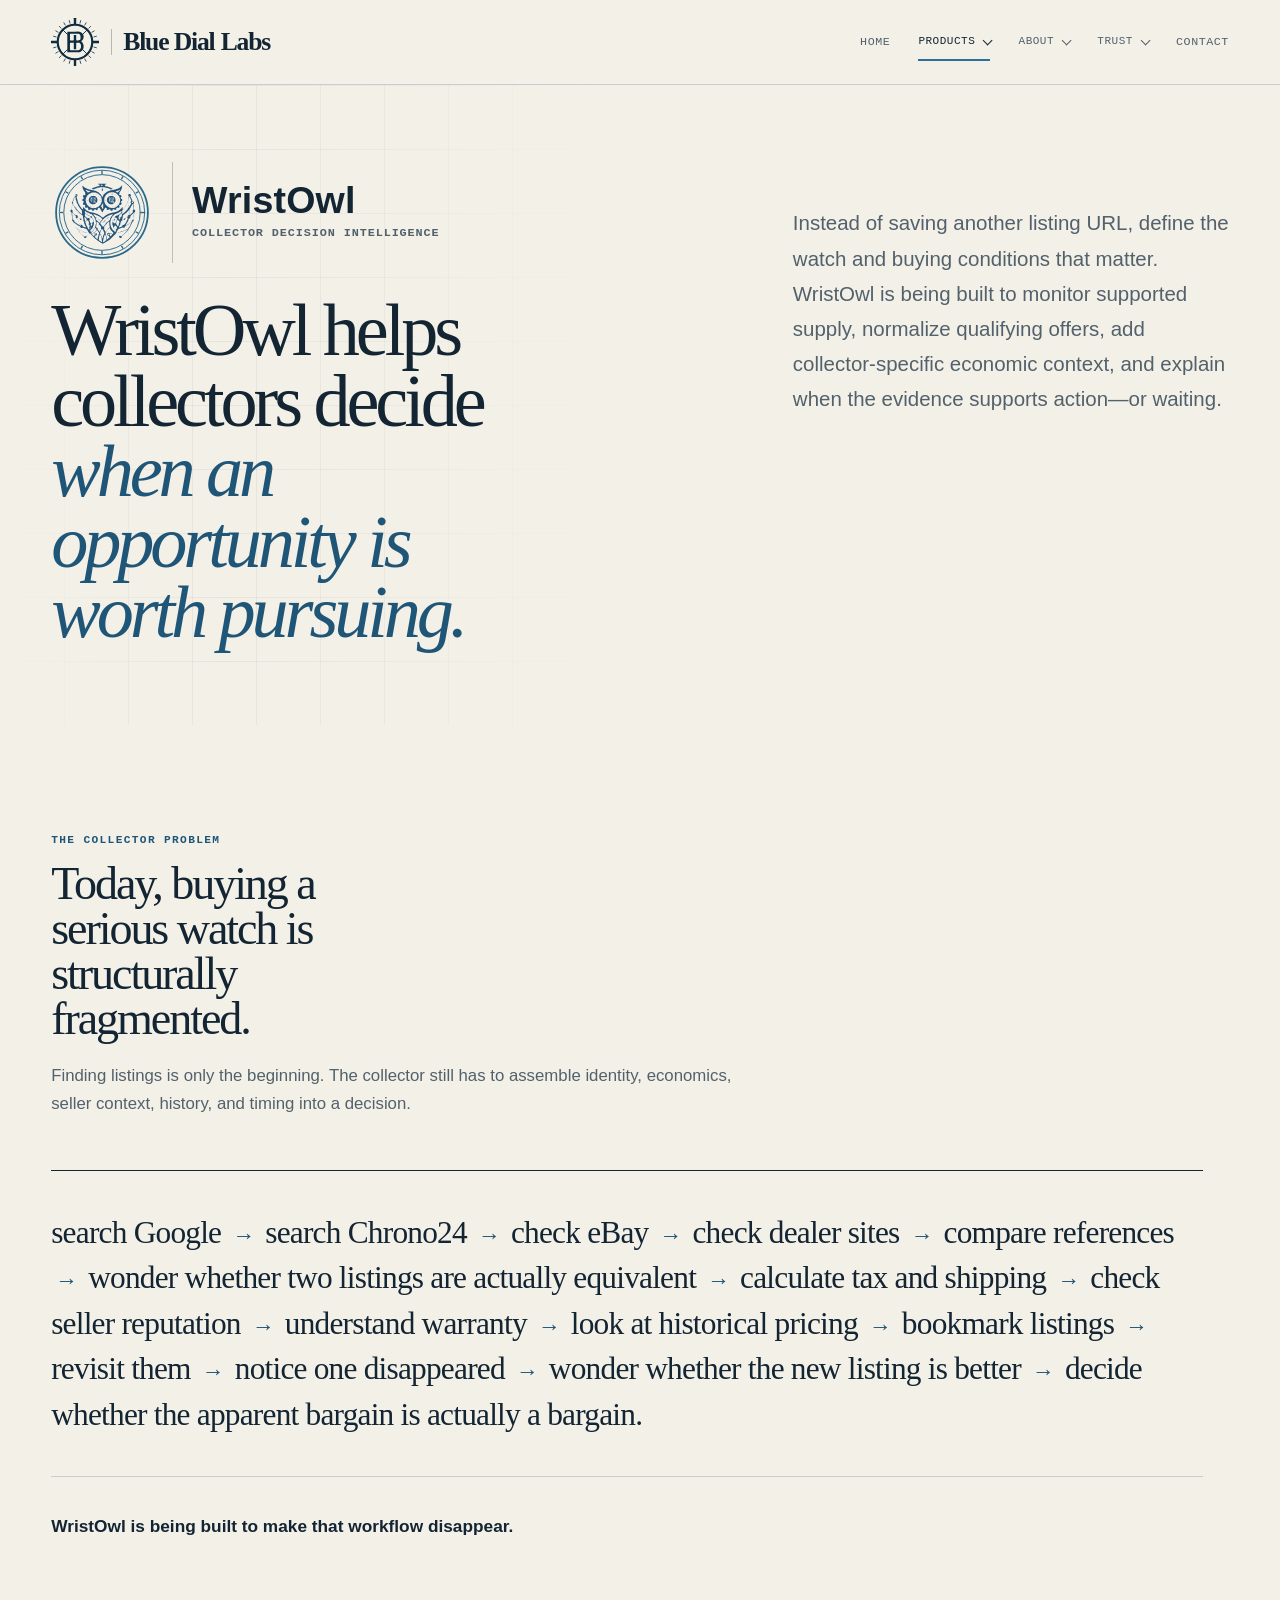
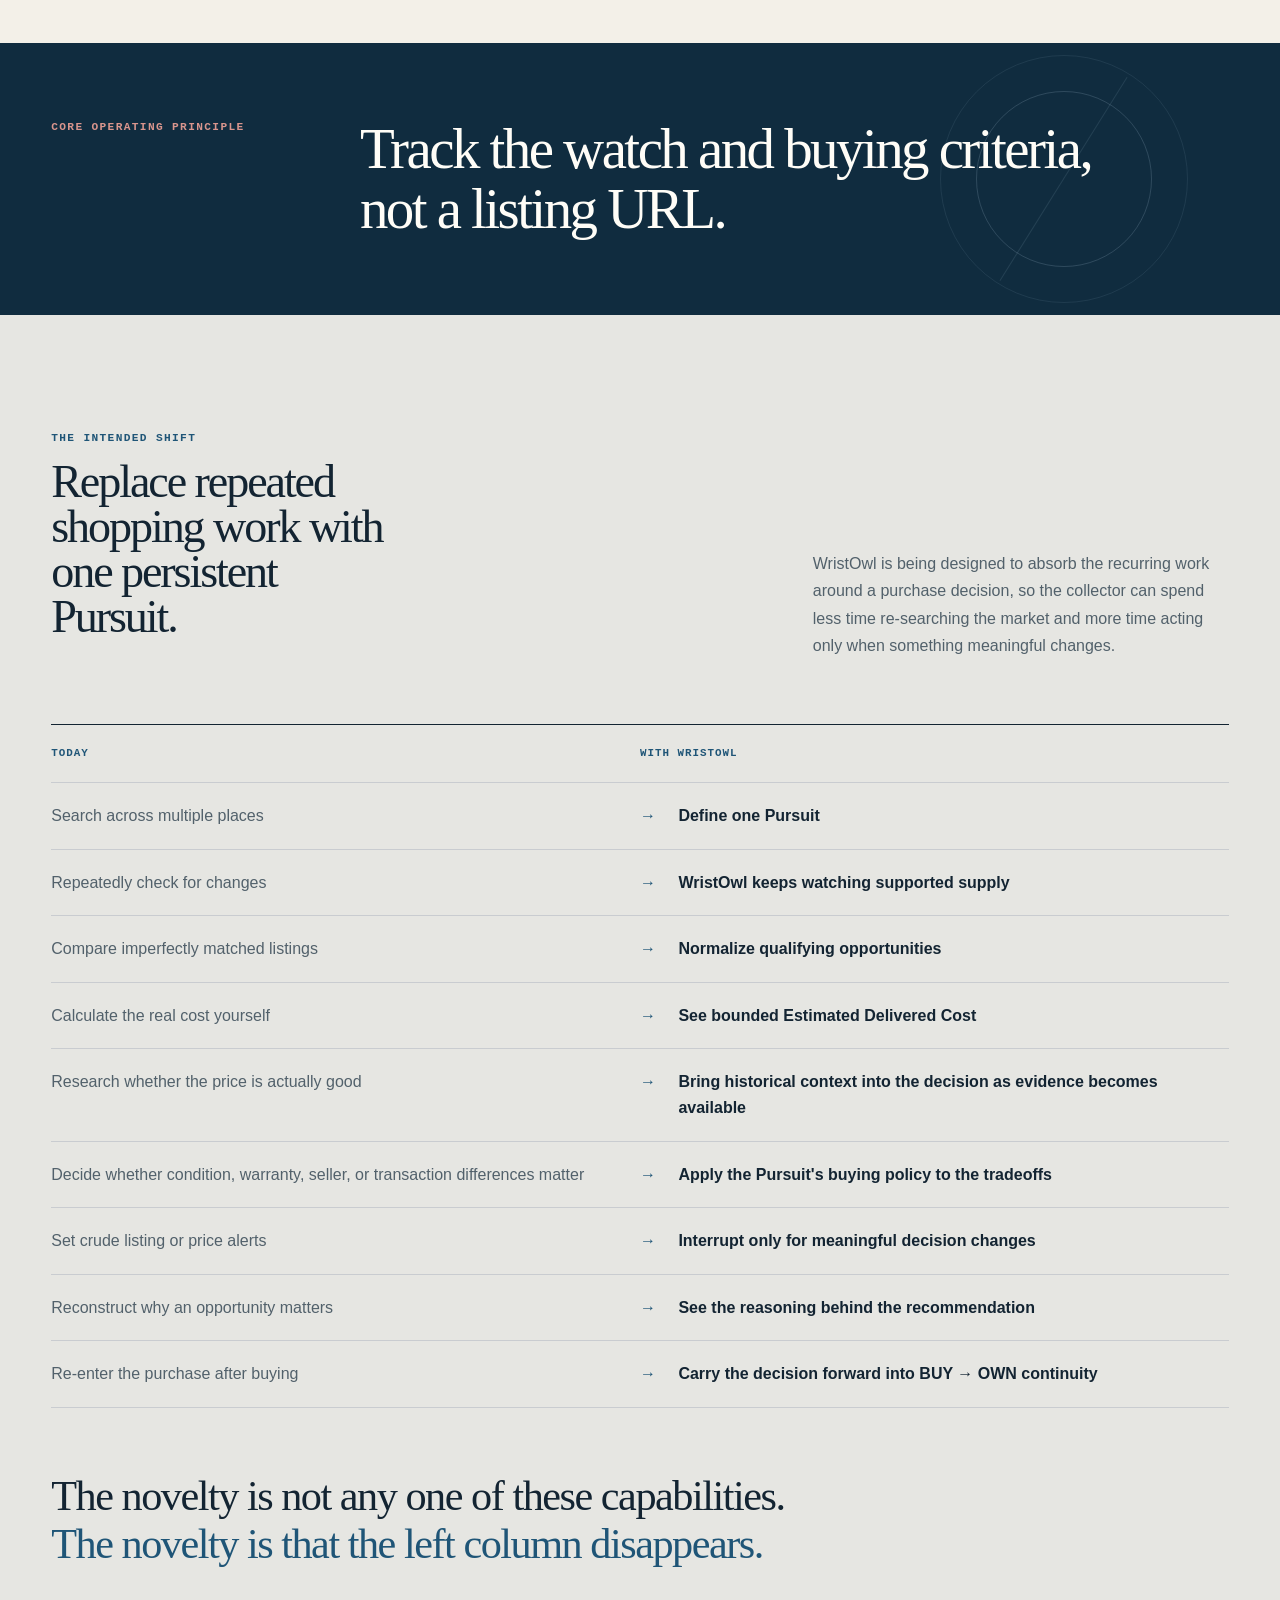
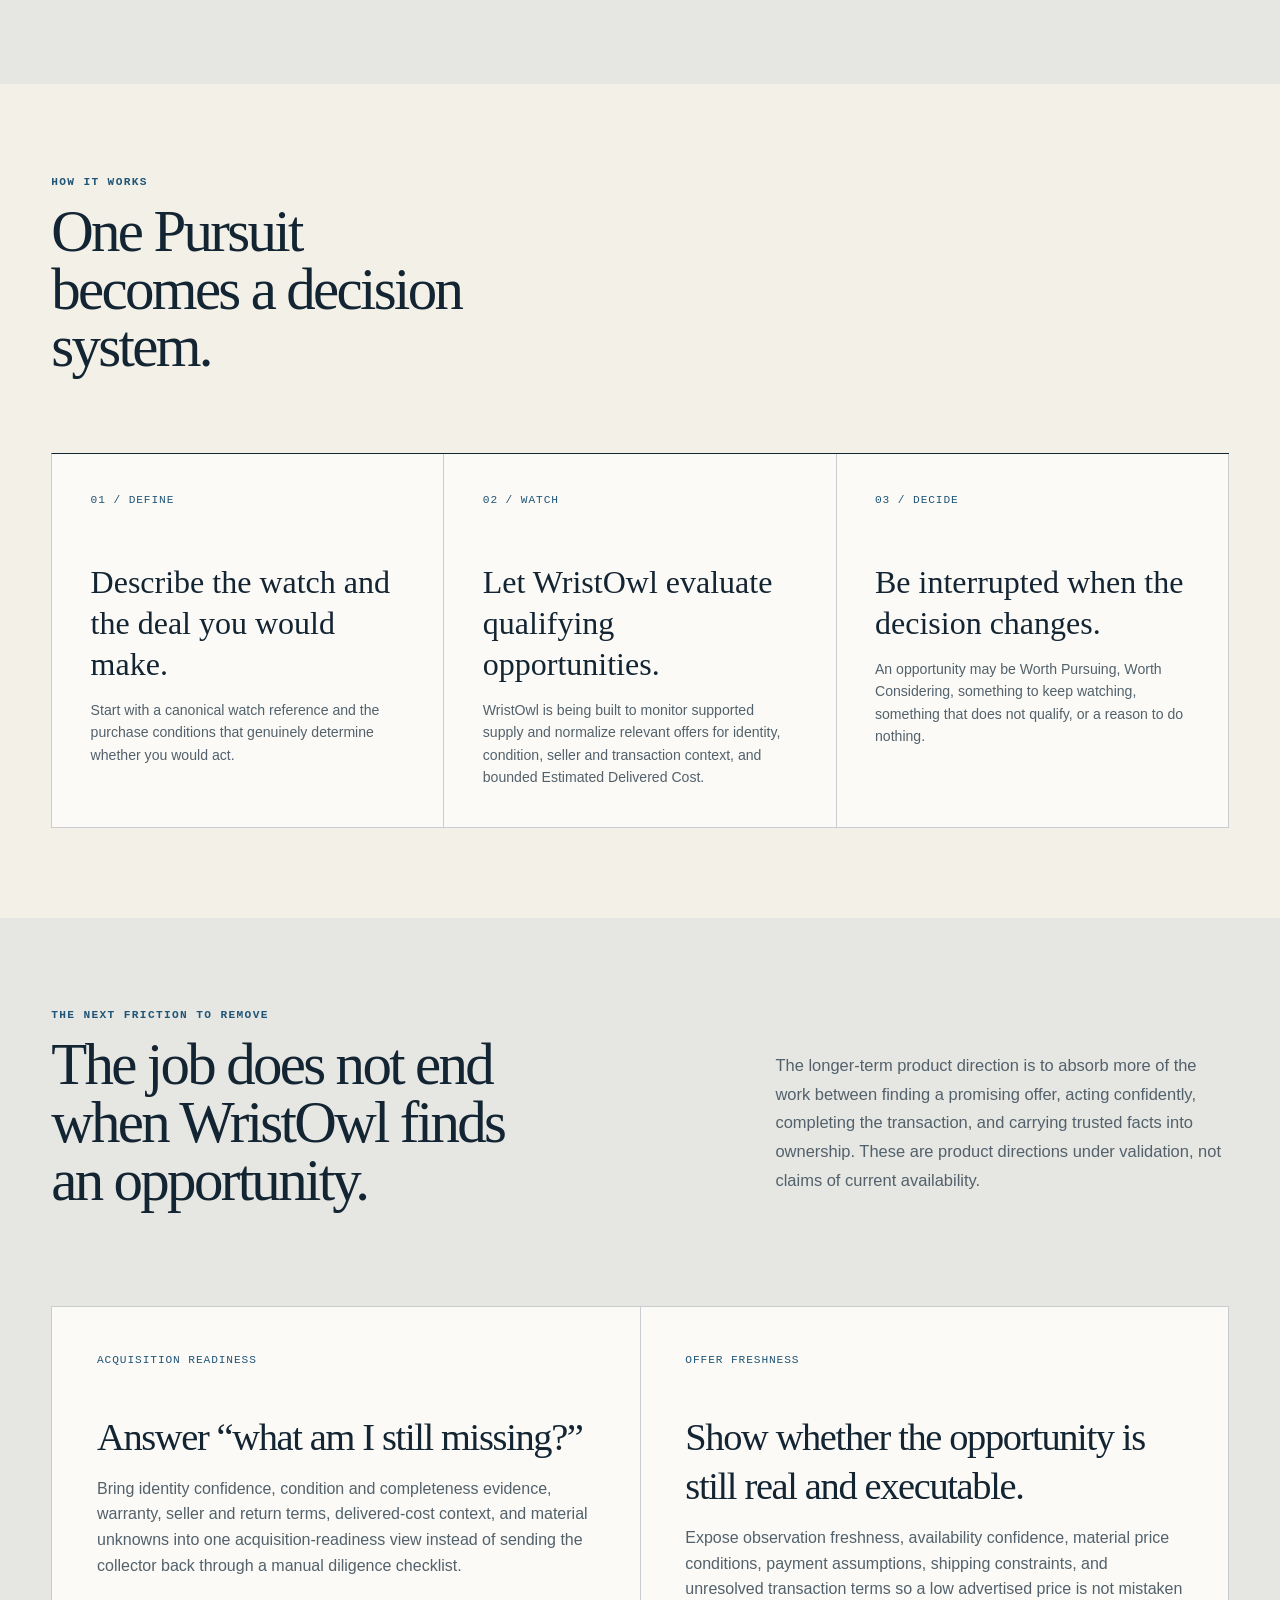
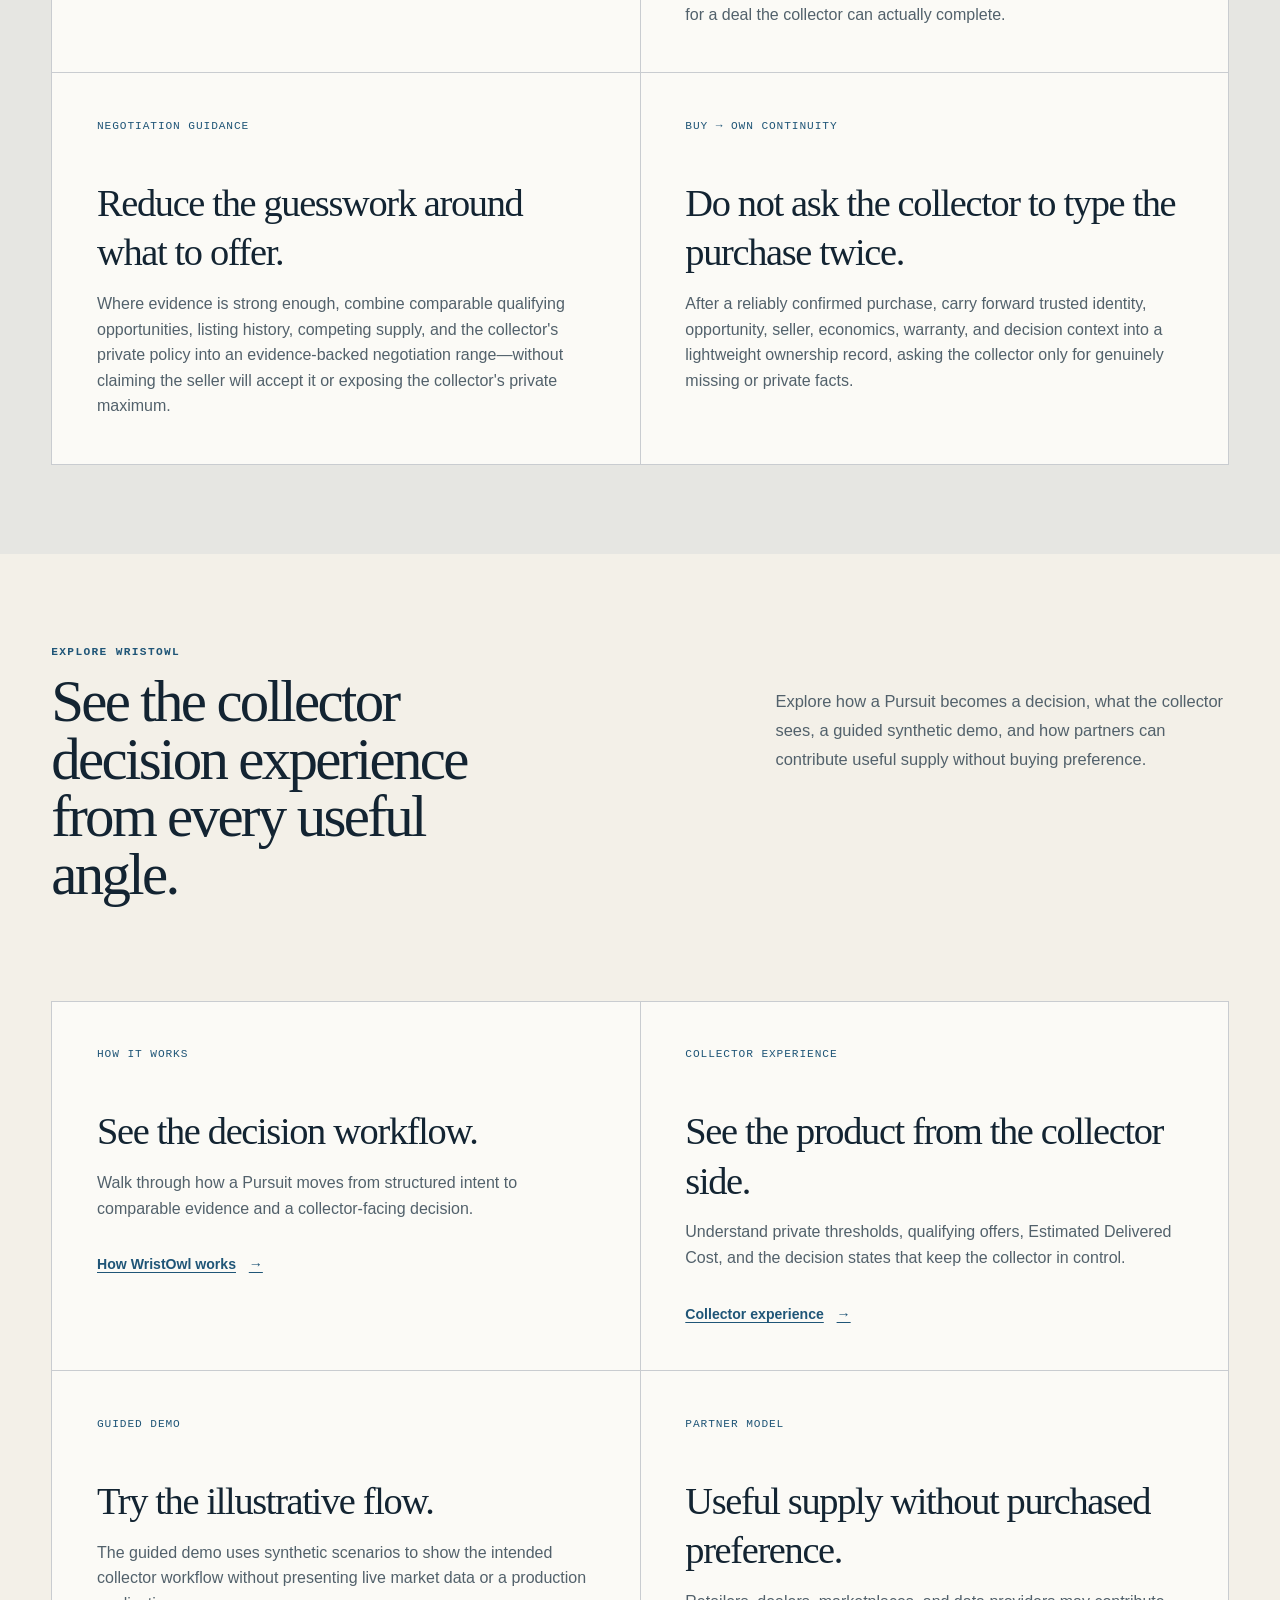
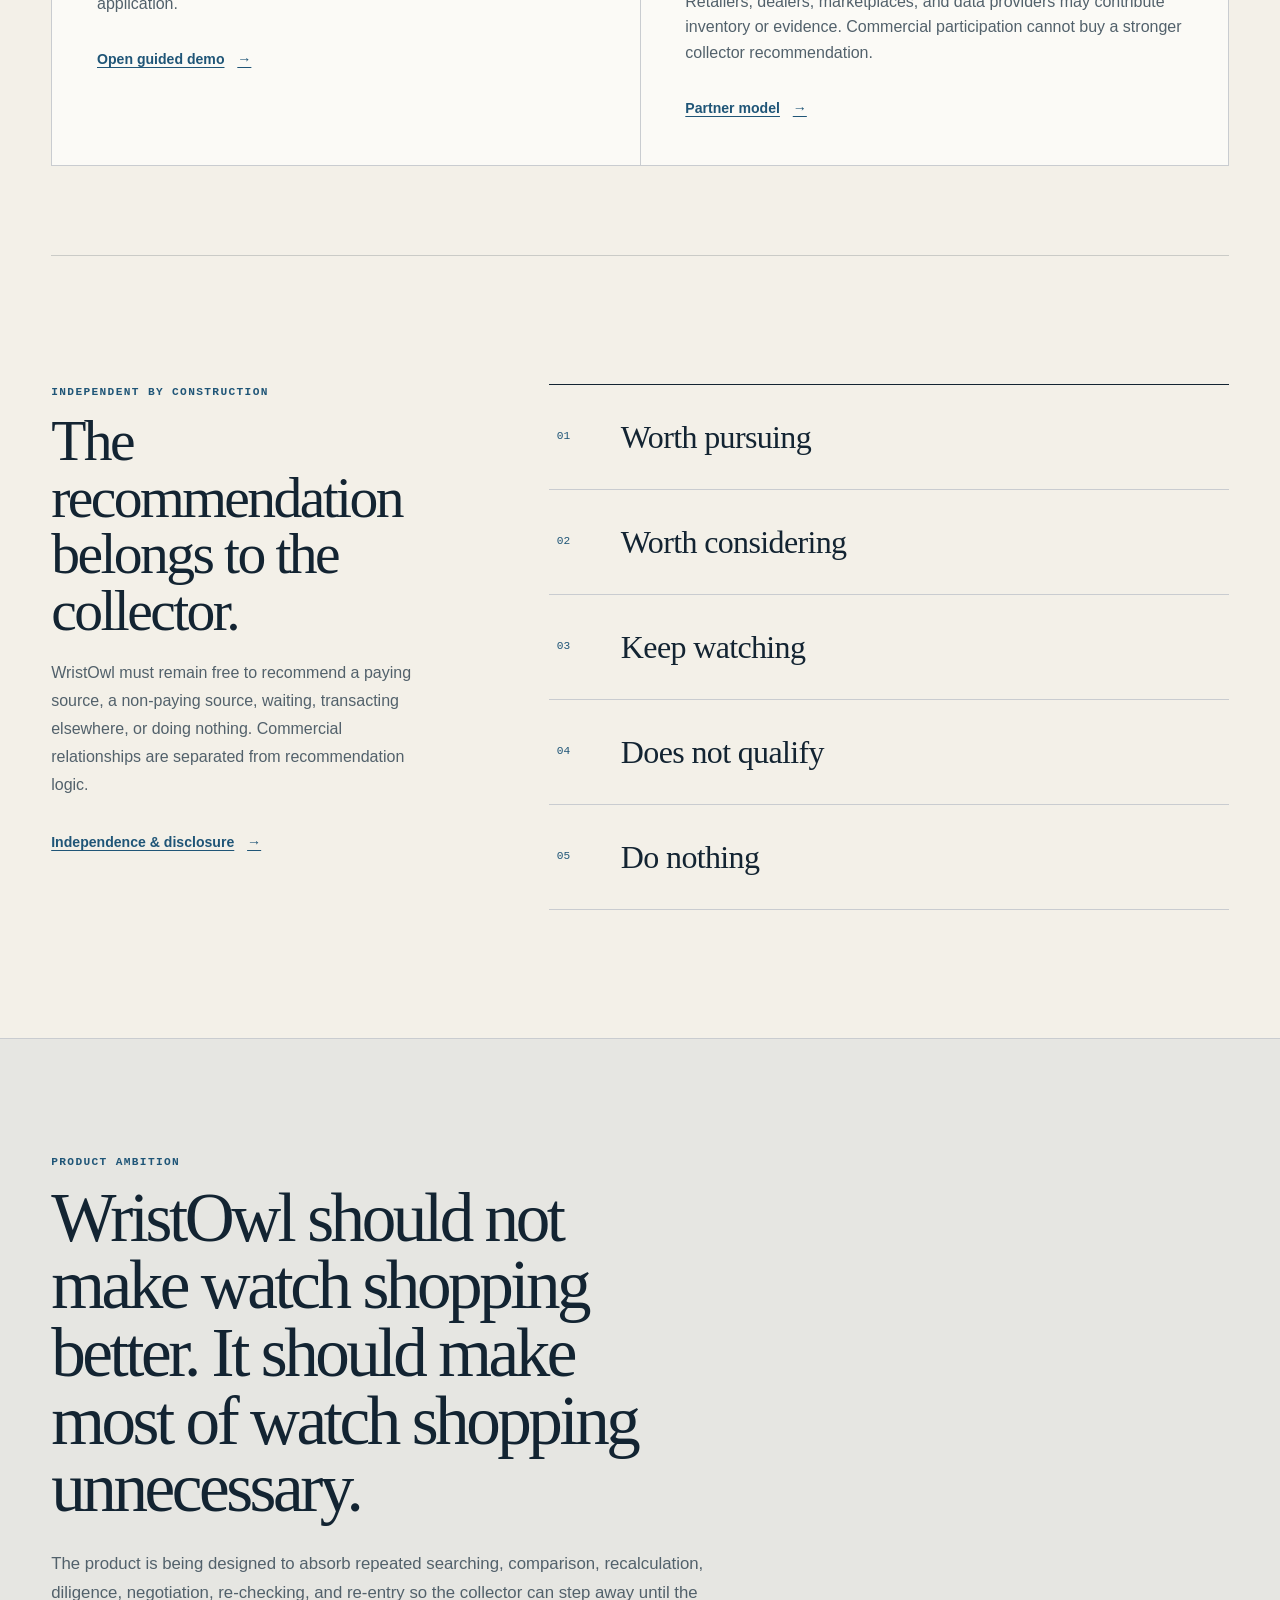
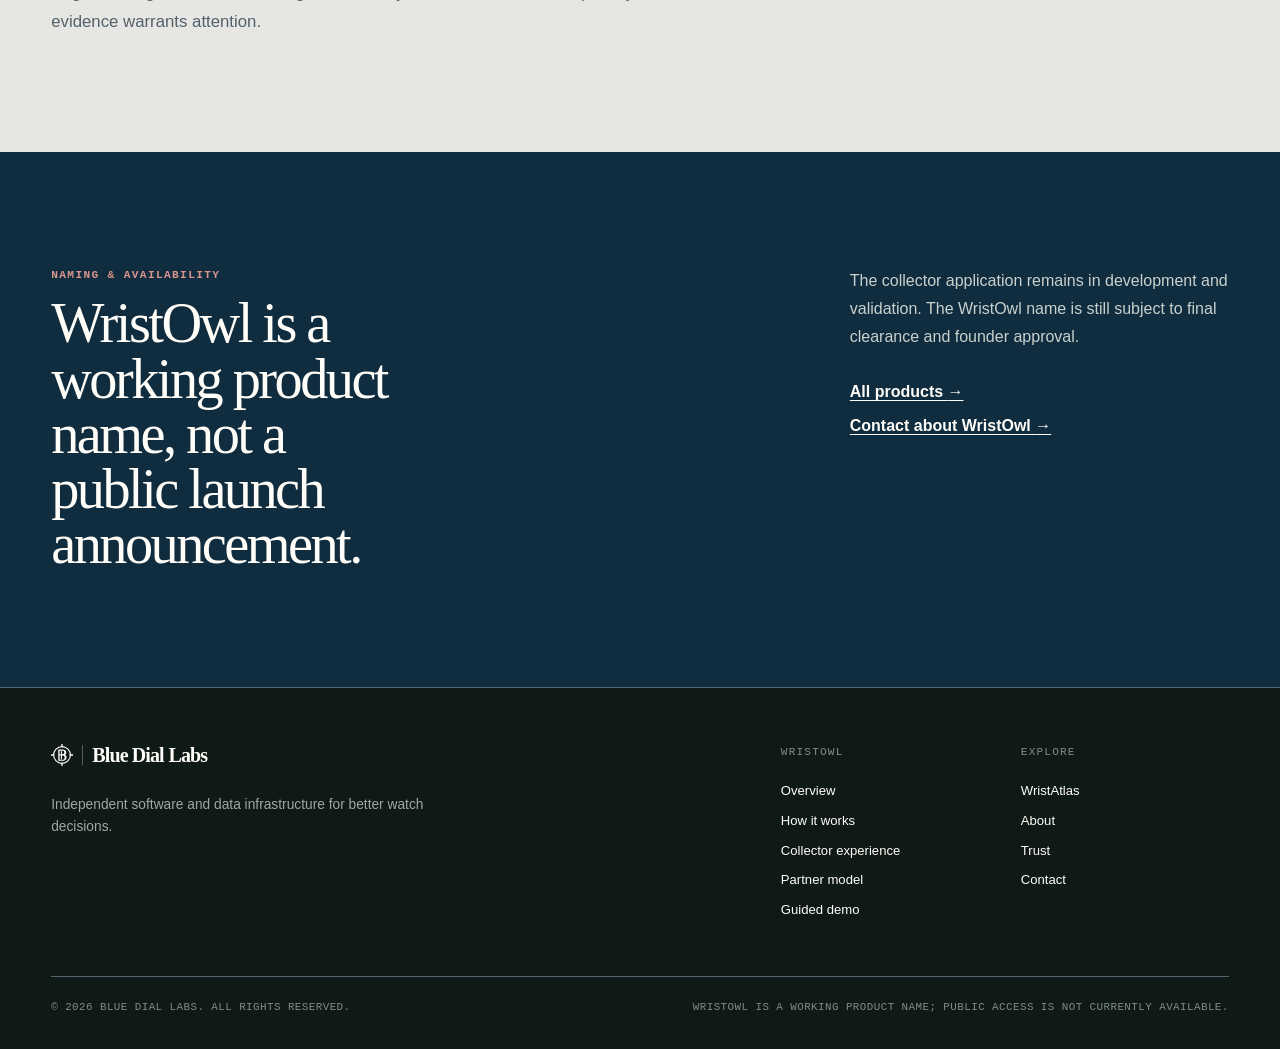
<file: products/wristowl/index.html>
<!doctype html>
<html lang="en">
  <head>
    <meta charset="utf-8">
    <meta name="viewport" content="width=device-width, initial-scale=1">
    <title>WristOwl — Collector decision intelligence by Blue Dial Labs</title>
    <meta name="description" content="WristOwl is the working product name for Blue Dial Labs' collector decision application: define the watch and buying conditions that matter, monitor supported supply, compare qualifying opportunities, and act when the evidence changes.">
    <link rel="canonical" href="https://www.bluediallabs.com/products/wristowl/">
    <meta property="og:type" content="website">
    <meta property="og:site_name" content="Blue Dial Labs">
    <meta property="og:title" content="WristOwl — Collector decision intelligence">
    <meta property="og:description" content="Track the watch and buying criteria, not a listing URL.">
    <meta property="og:url" content="https://www.bluediallabs.com/products/wristowl/">
    <meta name="twitter:card" content="summary">
    <meta name="theme-color" content="#f3f0e8">
    <link rel="stylesheet" href="../../assets/styles.css">
    <link rel="stylesheet" href="../../assets/site-polish.css">
    <link rel="stylesheet" href="../../assets/wristowl.css">
    <script src="../../assets/site.js" defer></script>
  </head>
  <body>
    <a class="skip-link" href="#main-content">Skip to content</a>
    <header class="site-header">
      <div class="nav-shell">
        <a class="wordmark" href="../../" aria-label="Blue Dial Labs home"><span>Blue Dial</span><span class="wordmark-labs">Labs</span></a>
        <button class="menu-toggle" type="button" aria-expanded="false" aria-controls="primary-navigation" aria-label="Open navigation"><span class="menu-toggle-lines" aria-hidden="true"></span></button>
        <nav class="primary-nav" id="primary-navigation" aria-label="Primary navigation"><a href="../../">Home</a><a href="../" aria-current="location">Products</a><a href="../../about/">About</a><a href="../../trust/">Trust</a><a href="../../contact/">Contact</a></nav>
      </div>
    </header>

    <main id="main-content">
      <section class="page-hero section-shell wristowl-hero">
        <div>
          <div class="wristowl-product-lockup">
            <img class="wristowl-product-mark" src="../../assets/wristowl-logo.svg" alt="" aria-hidden="true" width="160" height="160">
            <div class="wristowl-product-name">
              <p class="wristowl-product-wordmark">WristOwl</p>
              <p class="wristowl-product-descriptor">Collector decision intelligence</p>
            </div>
          </div>
          <h1>WristOwl helps collectors decide <em>when an opportunity is worth pursuing.</em></h1>
        </div>
        <p class="page-hero-intro">Instead of saving another listing URL, define the watch and buying conditions that matter. WristOwl is being built to monitor supported supply, normalize qualifying offers, add collector-specific economic context, and explain when the evidence supports action—or waiting.</p>
      </section>

      <section class="section-shell content-section wristowl-friction-section">
        <div class="wristowl-friction-heading">
          <p class="eyebrow">The collector problem</p>
          <h2>Today, buying a serious watch is structurally fragmented.</h2>
          <p class="wristowl-friction-intro">Finding listings is only the beginning. The collector still has to assemble identity, economics, seller context, history, and timing into a decision.</p>
        </div>
        <p class="wristowl-friction-flow">search Google <span aria-hidden="true">→</span> search Chrono24 <span aria-hidden="true">→</span> check eBay <span aria-hidden="true">→</span> check dealer sites <span aria-hidden="true">→</span> compare references <span aria-hidden="true">→</span> wonder whether two listings are actually equivalent <span aria-hidden="true">→</span> calculate tax and shipping <span aria-hidden="true">→</span> check seller reputation <span aria-hidden="true">→</span> understand warranty <span aria-hidden="true">→</span> look at historical pricing <span aria-hidden="true">→</span> bookmark listings <span aria-hidden="true">→</span> revisit them <span aria-hidden="true">→</span> notice one disappeared <span aria-hidden="true">→</span> wonder whether the new listing is better <span aria-hidden="true">→</span> decide whether the apparent bargain is actually a bargain.</p>
        <p class="wristowl-friction-closer">WristOwl is being built to make that workflow disappear.</p>
      </section>

      <section class="principle-band pursuit-band"><div class="section-shell principle-inner"><p class="eyebrow eyebrow-light">Core operating principle</p><p class="principle-statement">Track the watch and buying criteria, not a listing URL.</p></div></section>

      <section class="soft-section">
        <div class="section-shell wristowl-shift-section">
          <div class="wristowl-shift-heading">
            <div><p class="eyebrow">The intended shift</p><h2>Replace repeated shopping work with one persistent Pursuit.</h2></div>
            <p>WristOwl is being designed to absorb the recurring work around a purchase decision, so the collector can spend less time re-searching the market and more time acting only when something meaningful changes.</p>
          </div>

          <table class="wristowl-shift-table">
            <thead>
              <tr><th scope="col">Today</th><th scope="col">With WristOwl</th></tr>
            </thead>
            <tbody>
              <tr><td data-label="Today">Search across multiple places</td><td data-label="With WristOwl">Define one Pursuit</td></tr>
              <tr><td data-label="Today">Repeatedly check for changes</td><td data-label="With WristOwl">WristOwl keeps watching supported supply</td></tr>
              <tr><td data-label="Today">Compare imperfectly matched listings</td><td data-label="With WristOwl">Normalize qualifying opportunities</td></tr>
              <tr><td data-label="Today">Calculate the real cost yourself</td><td data-label="With WristOwl">See bounded Estimated Delivered Cost</td></tr>
              <tr><td data-label="Today">Research whether the price is actually good</td><td data-label="With WristOwl">Bring historical context into the decision as evidence becomes available</td></tr>
              <tr><td data-label="Today">Decide whether condition, warranty, seller, or transaction differences matter</td><td data-label="With WristOwl">Apply the Pursuit's buying policy to the tradeoffs</td></tr>
              <tr><td data-label="Today">Set crude listing or price alerts</td><td data-label="With WristOwl">Interrupt only for meaningful decision changes</td></tr>
              <tr><td data-label="Today">Reconstruct why an opportunity matters</td><td data-label="With WristOwl">See the reasoning behind the recommendation</td></tr>
              <tr><td data-label="Today">Re-enter the purchase after buying</td><td data-label="With WristOwl">Carry the decision forward into BUY → OWN continuity</td></tr>
            </tbody>
          </table>

          <p class="wristowl-shift-thesis">The novelty is not any one of these capabilities. <strong>The novelty is that the left column disappears.</strong></p>
        </div>
      </section>

      <section class="section-shell content-section">
        <div class="section-heading"><p class="eyebrow">How it works</p><h2>One Pursuit becomes a decision system.</h2></div>
        <div class="definition-grid">
          <article><p class="card-index">01 / Define</p><h3>Describe the watch and the deal you would make.</h3><p>Start with a canonical watch reference and the purchase conditions that genuinely determine whether you would act.</p></article>
          <article><p class="card-index">02 / Watch</p><h3>Let WristOwl evaluate qualifying opportunities.</h3><p>WristOwl is being built to monitor supported supply and normalize relevant offers for identity, condition, seller and transaction context, and bounded Estimated Delivered Cost.</p></article>
          <article><p class="card-index">03 / Decide</p><h3>Be interrupted when the decision changes.</h3><p>An opportunity may be Worth Pursuing, Worth Considering, something to keep watching, something that does not qualify, or a reason to do nothing.</p></article>
        </div>
      </section>

      <section class="soft-section"><div class="section-shell content-section">
        <div class="section-heading split-heading"><div><p class="eyebrow">The next friction to remove</p><h2>The job does not end when WristOwl finds an opportunity.</h2></div><p>The longer-term product direction is to absorb more of the work between finding a promising offer, acting confidently, completing the transaction, and carrying trusted facts into ownership. These are product directions under validation, not claims of current availability.</p></div>
        <div class="feature-grid">
          <article class="feature-card"><p class="card-index">Acquisition readiness</p><h3>Answer “what am I still missing?”</h3><p>Bring identity confidence, condition and completeness evidence, warranty, seller and return terms, delivered-cost context, and material unknowns into one acquisition-readiness view instead of sending the collector back through a manual diligence checklist.</p></article>
          <article class="feature-card"><p class="card-index">Offer freshness</p><h3>Show whether the opportunity is still real and executable.</h3><p>Expose observation freshness, availability confidence, material price conditions, payment assumptions, shipping constraints, and unresolved transaction terms so a low advertised price is not mistaken for a deal the collector can actually complete.</p></article>
          <article class="feature-card"><p class="card-index">Negotiation guidance</p><h3>Reduce the guesswork around what to offer.</h3><p>Where evidence is strong enough, combine comparable qualifying opportunities, listing history, competing supply, and the collector's private policy into an evidence-backed negotiation range—without claiming the seller will accept it or exposing the collector's private maximum.</p></article>
          <article class="feature-card"><p class="card-index">BUY → OWN continuity</p><h3>Do not ask the collector to type the purchase twice.</h3><p>After a reliably confirmed purchase, carry forward trusted identity, opportunity, seller, economics, warranty, and decision context into a lightweight ownership record, asking the collector only for genuinely missing or private facts.</p></article>
        </div>
      </div></section>

      <section class="section-shell content-section">
        <div class="section-heading split-heading"><div><p class="eyebrow">Explore WristOwl</p><h2>See the collector decision experience from every useful angle.</h2></div><p>Explore how a Pursuit becomes a decision, what the collector sees, a guided synthetic demo, and how partners can contribute useful supply without buying preference.</p></div>
        <div class="feature-grid">
          <article class="feature-card"><p class="card-index">How it works</p><h3>See the decision workflow.</h3><p>Walk through how a Pursuit moves from structured intent to comparable evidence and a collector-facing decision.</p><a class="text-link" href="../../approach/">How WristOwl works <span aria-hidden="true">→</span></a></article>
          <article class="feature-card"><p class="card-index">Collector experience</p><h3>See the product from the collector side.</h3><p>Understand private thresholds, qualifying offers, Estimated Delivered Cost, and the decision states that keep the collector in control.</p><a class="text-link" href="../../collectors/">Collector experience <span aria-hidden="true">→</span></a></article>
          <article class="feature-card"><p class="card-index">Guided demo</p><h3>Try the illustrative flow.</h3><p>The guided demo uses synthetic scenarios to show the intended collector workflow without presenting live market data or a production application.</p><a class="text-link" href="../../demo/">Open guided demo <span aria-hidden="true">→</span></a></article>
          <article class="feature-card"><p class="card-index">Partner model</p><h3>Useful supply without purchased preference.</h3><p>Retailers, dealers, marketplaces, and data providers may contribute inventory or evidence. Commercial participation cannot buy a stronger collector recommendation.</p><a class="text-link" href="../../data-partners/">Partner model <span aria-hidden="true">→</span></a></article>
        </div>
      </section>

      <section class="section-shell decision-section">
        <div class="decision-copy"><p class="eyebrow">Independent by construction</p><h2>The recommendation belongs to the collector.</h2><p>WristOwl must remain free to recommend a paying source, a non-paying source, waiting, transacting elsewhere, or doing nothing. Commercial relationships are separated from recommendation logic.</p><a class="text-link" href="../../commercial-disclosure/">Independence &amp; disclosure <span aria-hidden="true">→</span></a></div>
        <div class="outcome-list" aria-label="Possible WristOwl decision states"><div><span>01</span><p>Worth pursuing</p></div><div><span>02</span><p>Worth considering</p></div><div><span>03</span><p>Keep watching</p></div><div><span>04</span><p>Does not qualify</p></div><div><span>05</span><p>Do nothing</p></div></div>
      </section>

      <section class="wristowl-manifesto">
        <div class="section-shell wristowl-manifesto-inner">
          <p class="eyebrow">Product ambition</p>
          <h2>WristOwl should not make watch shopping better. It should make most of watch shopping unnecessary.</h2>
          <p class="wristowl-manifesto-copy">The product is being designed to absorb repeated searching, comparison, recalculation, diligence, negotiation, re-checking, and re-entry so the collector can step away until the evidence warrants attention.</p>
        </div>
      </section>

      <section class="contact-band">
        <div class="section-shell contact-inner"><div><p class="eyebrow eyebrow-light">Naming &amp; availability</p><h2>WristOwl is a working product name, not a public launch announcement.</h2></div><div class="contact-copy"><p>The collector application remains in development and validation. The WristOwl name is still subject to final clearance and founder approval.</p><div class="contact-links"><a href="../">All products <span aria-hidden="true">→</span></a><a href="../../contact/?reason=wristowl">Contact about WristOwl <span aria-hidden="true">→</span></a></div></div></div>
      </section>
    </main>

    <footer class="site-footer">
      <div class="section-shell footer-main">
        <div><a class="wordmark footer-wordmark" href="../../" aria-label="Blue Dial Labs home"><span>Blue Dial</span><span class="wordmark-labs">Labs</span></a><p>Independent software and data infrastructure for better watch decisions.</p></div>
        <div class="footer-nav-group"><p>WristOwl</p><a href="./">Overview</a><a href="../../approach/">How it works</a><a href="../../collectors/">Collector experience</a><a href="../../data-partners/">Partner model</a><a href="../../demo/">Guided demo</a></div>
        <div class="footer-nav-group"><p>Explore</p><a href="../wristatlas/">WristAtlas</a><a href="../../about/">About</a><a href="../../trust/">Trust</a><a href="../../contact/">Contact</a></div>
      </div>
      <div class="section-shell footer-bottom"><p>© 2026 Blue Dial Labs. All rights reserved.</p><p>WristOwl is a working product name; public access is not currently available.</p></div>
    </footer>
  </body>
</html>
</file>
<file: assets/styles.css>
:root {
  --paper: #f3f0e8;
  --paper-deep: #e9e5da;
  --paper-light: #faf8f2;
  --ink: #18211e;
  --ink-soft: #4f5a55;
  --line: #cfc9bc;
  --line-dark: #3e4944;
  --signal: #c84f35;
  --signal-dark: #9f3722;
  --forest: #152721;
  --forest-mid: #203a31;
  --white: #fffdf7;
  --max-width: 1240px;
  --gutter: clamp(1.25rem, 4vw, 3.5rem);
  --display: "Iowan Old Style", "Palatino Linotype", Palatino, Georgia, serif;
  --sans: Inter, ui-sans-serif, -apple-system, BlinkMacSystemFont, "Segoe UI", sans-serif;
  --mono: "SFMono-Regular", Consolas, "Liberation Mono", monospace;
}

*,
*::before,
*::after {
  box-sizing: border-box;
}

html {
  scroll-behavior: smooth;
}

body {
  margin: 0;
  background: var(--paper);
  color: var(--ink);
  font-family: var(--sans);
  font-size: 1rem;
  line-height: 1.6;
  text-rendering: optimizeLegibility;
}

a {
  color: inherit;
  text-decoration-thickness: 1px;
  text-underline-offset: 0.2em;
}

a:hover {
  text-decoration-color: var(--signal);
}

a:focus-visible,
button:focus-visible {
  outline: 3px solid var(--signal);
  outline-offset: 4px;
}

p,
h1,
h2,
h3,
blockquote {
  margin-top: 0;
}

p:last-child {
  margin-bottom: 0;
}

.skip-link {
  position: fixed;
  z-index: 100;
  top: 0.75rem;
  left: 0.75rem;
  padding: 0.65rem 0.9rem;
  background: var(--ink);
  color: var(--white);
  transform: translateY(-200%);
}

.skip-link:focus {
  transform: translateY(0);
}

.section-shell,
.nav-shell {
  width: min(100% - (2 * var(--gutter)), var(--max-width));
  margin-inline: auto;
}

.site-header {
  position: relative;
  z-index: 20;
  border-bottom: 1px solid var(--line);
  background: rgb(243 240 232 / 94%);
  backdrop-filter: blur(12px);
}

.nav-shell {
  min-height: 5.25rem;
  display: grid;
  grid-template-columns: auto 1fr auto;
  align-items: center;
  gap: clamp(1.25rem, 4vw, 3.75rem);
}

.wordmark {
  display: inline-flex;
  align-items: baseline;
  gap: 0.42rem;
  color: var(--ink);
  font-weight: 680;
  letter-spacing: -0.035em;
  line-height: 1;
  text-decoration: none;
  white-space: nowrap;
}

.wordmark-labs {
  color: var(--signal-dark);
  font-family: var(--mono);
  font-size: 0.68em;
  font-weight: 700;
  letter-spacing: 0.08em;
  text-transform: uppercase;
}

.primary-nav {
  display: flex;
  justify-content: flex-end;
  gap: clamp(1rem, 2.2vw, 2rem);
  font-family: var(--mono);
  font-size: 0.69rem;
  letter-spacing: 0.045em;
  text-transform: uppercase;
}

.primary-nav a {
  position: relative;
  color: var(--ink-soft);
  text-decoration: none;
  white-space: nowrap;
}

.primary-nav a:hover,
.primary-nav a[aria-current="page"] {
  color: var(--ink);
}

.primary-nav a[aria-current="page"]::after {
  position: absolute;
  right: 0;
  bottom: -0.65rem;
  left: 0;
  height: 2px;
  background: var(--signal);
  content: "";
}

.header-contact {
  border-left: 1px solid var(--line);
  padding-left: 1.4rem;
  font-size: 0.82rem;
  font-weight: 700;
  text-decoration: none;
}

.hero {
  min-height: 45rem;
  display: grid;
  grid-template-columns: minmax(0, 1.12fr) minmax(22rem, 0.88fr);
  align-items: center;
  gap: clamp(3rem, 7vw, 7.5rem);
  padding-block: clamp(5rem, 9vw, 8.5rem);
}

.hero-home {
  position: relative;
}

.hero-home::before,
.page-hero::before {
  position: absolute;
  z-index: -1;
  inset: 0 50% auto auto;
  width: 50vw;
  height: 100%;
  background-image: linear-gradient(rgb(24 33 30 / 5%) 1px, transparent 1px), linear-gradient(90deg, rgb(24 33 30 / 5%) 1px, transparent 1px);
  background-size: 4rem 4rem;
  content: "";
  mask-image: linear-gradient(to right, transparent, black 35%, transparent 95%);
}

.eyebrow {
  display: flex;
  align-items: center;
  gap: 0.65rem;
  /* margin-bottom: 1.6rem; */
  color: var(--signal-dark);
  font-family: var(--mono);
  font-size: 0.7rem;
  font-weight: 700;
  letter-spacing: 0.12em;
  text-transform: uppercase;
}

.eyebrow-light {
  color: #e1a08f;
}

.signal-dot {
  width: 0.48rem;
  height: 0.48rem;
  display: inline-block;
  border-radius: 50%;
  background: var(--signal);
  box-shadow: 0 0 0 4px rgb(200 79 53 / 13%);
}

h1,
h2 {
  font-family: var(--display);
  font-weight: 500;
  letter-spacing: -0.045em;
  line-height: 0.98;
}

h1 {
  max-width: 12ch;
  margin-bottom: 2rem;
  font-size: clamp(3.6rem, 7.2vw, 7rem);
}

h1 em,
h2 em {
  color: var(--signal-dark);
  font-weight: 400;
}

h2 {
  margin-bottom: 1.25rem;
  font-size: clamp(2.35rem, 4vw, 4.15rem);
}

h3 {
  margin-bottom: 0.85rem;
  font-size: 1.22rem;
  line-height: 1.28;
}

.hero-intro,
.page-hero-intro {
  max-width: 43rem;
  color: var(--ink-soft);
  font-size: clamp(1.08rem, 1.6vw, 1.28rem);
  line-height: 1.65;
}

.button-row {
  display: flex;
  flex-wrap: wrap;
  gap: 0.75rem;
  margin-top: 2.3rem;
}

.button {
  min-height: 3.25rem;
  display: inline-flex;
  align-items: center;
  justify-content: center;
  gap: 1rem;
  padding: 0.75rem 1.15rem;
  border: 1px solid var(--ink);
  font-size: 0.84rem;
  font-weight: 700;
  text-decoration: none;
}

.button-primary {
  background: var(--ink);
  color: var(--white);
}

.button-primary:hover {
  border-color: var(--signal-dark);
  background: var(--signal-dark);
}

.button-secondary:hover {
  background: var(--paper-deep);
}

.status-line {
  display: flex;
  gap: 0.75rem;
  margin-top: 3.25rem;
  color: var(--ink-soft);
  font-family: var(--mono);
  font-size: 0.66rem;
  letter-spacing: 0.08em;
  text-transform: uppercase;
}

.status-line span + span::before {
  margin-right: 0.75rem;
  color: var(--signal);
  content: "•";
}

.evidence-panel {
  position: relative;
  padding: clamp(1.5rem, 3vw, 2.5rem);
  border: 1px solid var(--ink);
  background: var(--paper-light);
  box-shadow: 1rem 1rem 0 var(--paper-deep);
}

.evidence-panel::before {
  position: absolute;
  top: -0.42rem;
  left: 2rem;
  width: 5rem;
  height: 0.42rem;
  background: var(--signal);
  content: "";
}

.panel-topline {
  display: flex;
  justify-content: space-between;
  padding-bottom: 1rem;
  border-bottom: 1px solid var(--line);
  color: var(--ink-soft);
  font-family: var(--mono);
  font-size: 0.65rem;
  letter-spacing: 0.1em;
  text-transform: uppercase;
}

.panel-index {
  color: var(--signal-dark);
}

.evidence-stage {
  display: grid;
  grid-template-columns: 2rem 1fr;
  gap: 1rem;
  padding-block: 1.5rem;
  border-bottom: 1px solid var(--line);
}

.stage-number,
.card-index {
  color: var(--signal-dark);
  font-family: var(--mono);
  font-size: 0.66rem;
  letter-spacing: 0.08em;
  text-transform: uppercase;
}

.evidence-stage h2 {
  margin-bottom: 0.45rem;
  font-family: var(--sans);
  font-size: 1rem;
  font-weight: 750;
  letter-spacing: 0;
  line-height: 1.2;
}

.evidence-stage p:last-child,
.panel-caption {
  color: var(--ink-soft);
  font-size: 0.83rem;
  line-height: 1.55;
}

.calibration-line {
  display: grid;
  grid-template-columns: repeat(9, 1fr);
  gap: 0;
  height: 1.5rem;
  margin-top: 1.5rem;
  border-top: 1px solid var(--ink);
}

.calibration-line span {
  height: 0.45rem;
  border-left: 1px solid var(--ink);
}

.calibration-line span:nth-child(3n + 1) {
  height: 0.75rem;
}

.calibration-line span:last-child {
  border-right: 1px solid var(--ink);
}

.panel-caption {
  margin-top: -0.5rem;
  font-family: var(--mono);
  text-transform: uppercase;
}

.principle-band,
.contact-band,
.dark-section,
.disclosure-principle {
  background: var(--forest);
  color: var(--white);
}

.principle-inner {
  display: grid;
  grid-template-columns: minmax(10rem, 0.3fr) minmax(0, 1fr);
  gap: 3rem;
  align-items: start;
  padding-block: clamp(3.5rem, 6vw, 5.5rem);
}

.principle-statement {
  max-width: 34ch;
  margin-bottom: 0;
  font-family: var(--display);
  font-size: clamp(2rem, 3.6vw, 3.4rem);
  letter-spacing: -0.035em;
  line-height: 1.12;
}

.content-section {
  padding-block: clamp(5rem, 9vw, 8rem);
}

.compact-section {
  padding-top: 1rem;
}

.section-heading {
  margin-bottom: clamp(2.5rem, 5vw, 4.5rem);
}

.section-heading h2 {
  max-width: 17ch;
}

.split-heading {
  display: grid;
  grid-template-columns: minmax(0, 1.1fr) minmax(18rem, 0.7fr);
  gap: clamp(3rem, 8vw, 8rem);
  align-items: end;
}

.split-heading > p {
  color: var(--ink-soft);
  font-size: 1.05rem;
}

.feature-grid {
  display: grid;
  grid-template-columns: 1fr 1fr;
  gap: 1px;
  border: 1px solid var(--line);
  background: var(--line);
}

.feature-card {
  min-height: 22rem;
  display: flex;
  flex-direction: column;
  padding: clamp(1.5rem, 3.5vw, 3rem);
  background: var(--paper-light);
}

.feature-card-wide {
  grid-column: span 2;
  min-height: 19rem;
}

.feature-card h3 {
  margin-top: auto;
  font-family: var(--display);
  font-size: clamp(1.8rem, 3vw, 2.85rem);
  font-weight: 500;
  letter-spacing: -0.035em;
}

.feature-card > p:not(.card-index) {
  max-width: 36rem;
  color: var(--ink-soft);
}

.reference-path {
  display: grid;
  grid-template-columns: repeat(5, 1fr);
  margin-top: 2rem;
  border-top: 1px solid var(--line);
  border-left: 1px solid var(--line);
}

.reference-path span,
.reference-path strong {
  position: relative;
  padding: 1rem 0.8rem;
  border-right: 1px solid var(--line);
  border-bottom: 1px solid var(--line);
  font-family: var(--mono);
  font-size: 0.66rem;
  letter-spacing: 0.06em;
  text-align: center;
  text-transform: uppercase;
}

.reference-path strong {
  background: var(--forest);
  color: var(--white);
}

.decision-section {
  display: grid;
  grid-template-columns: minmax(0, 0.8fr) minmax(25rem, 1.2fr);
  gap: clamp(3rem, 8vw, 8rem);
  padding-block: clamp(5rem, 9vw, 8rem);
  border-top: 1px solid var(--line);
}

.decision-copy h2 {
  max-width: 12ch;
}

.decision-copy > p:not(.eyebrow) {
  color: var(--ink-soft);
}

.text-link {
  display: inline-flex;
  gap: 0.8rem;
  margin-top: 1rem;
  color: var(--signal-dark);
  font-size: 0.88rem;
  font-weight: 750;
}

.outcome-list {
  border-top: 1px solid var(--ink);
}

.outcome-list div {
  display: grid;
  grid-template-columns: 3rem 1fr;
  gap: 1rem;
  align-items: center;
  padding: 1.35rem 0.5rem;
  border-bottom: 1px solid var(--line);
}

.outcome-list span {
  color: var(--signal-dark);
  font-family: var(--mono);
  font-size: 0.7rem;
}

.outcome-list p {
  margin: 0;
  font-family: var(--display);
  font-size: clamp(1.35rem, 2.3vw, 2rem);
  letter-spacing: -0.02em;
}

.principles-grid {
  display: grid;
  grid-template-columns: repeat(4, 1fr);
  gap: 2.5rem;
}

.principle-mark {
  width: 2.75rem;
  height: 0.65rem;
  display: block;
  margin-bottom: 2rem;
  border-top: 1px solid var(--signal);
  border-right: 1px solid var(--signal);
}

.principles-grid p {
  color: var(--ink-soft);
  font-size: 0.9rem;
}

.contact-inner {
  display: grid;
  grid-template-columns: minmax(0, 1fr) minmax(20rem, 0.75fr);
  gap: clamp(3rem, 8vw, 8rem);
  align-items: end;
  padding-block: clamp(4rem, 7vw, 6.5rem);
}

.contact-inner h2 {
  max-width: 14ch;
  margin: 0;
}

.contact-copy > p {
  color: #c9d1cd;
}

.contact-links {
  display: flex;
  flex-direction: column;
  align-items: flex-start;
  gap: 0.5rem;
  margin-top: 1.75rem;
}

.contact-links a {
  color: var(--white);
  font-weight: 700;
}

.site-footer {
  border-top: 1px solid var(--line-dark);
  background: #0f1916;
  color: var(--white);
}

.footer-main {
  display: grid;
  grid-template-columns: minmax(0, 1fr) 12rem 13rem;
  gap: 3rem;
  padding-block: 4rem;
}

.footer-wordmark {
  color: var(--white);
}

.footer-main > div:first-child p {
  max-width: 25rem;
  margin-top: 1.25rem;
  color: #9da8a3;
  font-size: 0.86rem;
}

.footer-nav-group {
  display: flex;
  flex-direction: column;
  align-items: flex-start;
  gap: 0.55rem;
  font-size: 0.82rem;
}

.footer-nav-group p {
  margin-bottom: 0.55rem;
  color: #818e88;
  font-family: var(--mono);
  font-size: 0.65rem;
  letter-spacing: 0.1em;
  text-transform: uppercase;
}

.footer-nav-group a {
  text-decoration: none;
}

.footer-bottom {
  display: flex;
  justify-content: space-between;
  gap: 2rem;
  padding-block: 1.35rem;
  border-top: 1px solid var(--line-dark);
  color: #7f8c86;
  font-family: var(--mono);
  font-size: 0.62rem;
  letter-spacing: 0.04em;
  text-transform: uppercase;
}

/* Interior pages */
.page-hero {
  position: relative;
  min-height: 34rem;
  display: grid;
  grid-template-columns: minmax(0, 1.15fr) minmax(20rem, 0.65fr);
  gap: clamp(3rem, 8vw, 8rem);
  align-items: end;
  padding-block: clamp(5rem, 9vw, 8rem);
}

.page-hero h1 {
  max-width: 13ch;
  margin: 0;
  font-size: clamp(3.5rem, 6.5vw, 6rem);
}

.page-hero-intro {
  padding-bottom: 0.6rem;
}

.ruled-section {
  border-top: 1px solid var(--ink);
}

.identity-stack {
  display: grid;
  grid-template-columns: repeat(5, 1fr);
  margin: 0;
  padding: 0;
  border-top: 1px solid var(--line);
  border-left: 1px solid var(--line);
  list-style: none;
}

.identity-stack li {
  min-height: 14rem;
  display: flex;
  flex-direction: column;
  padding: 1.4rem;
  border-right: 1px solid var(--line);
  border-bottom: 1px solid var(--line);
  background: var(--paper-light);
}

.identity-stack li > span {
  color: var(--signal-dark);
  font-family: var(--mono);
  font-size: 0.68rem;
}

.identity-stack li > div {
  margin-top: auto;
}

.identity-stack strong {
  display: block;
  margin-bottom: 0.5rem;
  font-family: var(--display);
  font-size: 1.35rem;
  font-weight: 500;
  line-height: 1.15;
}

.identity-stack p {
  color: var(--ink-soft);
  font-size: 0.78rem;
  line-height: 1.5;
}

.identity-stack .identity-focus {
  background: var(--forest);
  color: var(--white);
}

.identity-stack .identity-focus p {
  color: #bfcac5;
}

.dark-section .split-heading > p,
.dark-section .process-grid p,
.dark-section .quiet-list,
.dark-section .partner-points p {
  color: #bbc6c1;
}

.process-grid {
  display: grid;
  grid-template-columns: repeat(3, 1fr);
  border-top: 1px solid var(--line-dark);
  border-left: 1px solid var(--line-dark);
}

.process-grid article {
  padding: clamp(1.5rem, 3vw, 2.5rem);
  border-right: 1px solid var(--line-dark);
  border-bottom: 1px solid var(--line-dark);
}

.process-grid h3 {
  margin-top: 3.5rem;
  font-family: var(--display);
  font-size: 1.8rem;
  font-weight: 500;
}

.quiet-list {
  margin: 2rem 0 0;
  padding: 1.2rem 0 0;
  border-top: 1px solid var(--line-dark);
  list-style: none;
  font-family: var(--mono);
  font-size: 0.66rem;
  line-height: 2;
  text-transform: uppercase;
}

.numbered-principles {
  display: grid;
  grid-template-columns: 1fr 1fr;
  border-top: 1px solid var(--ink);
}

.numbered-principles article {
  display: grid;
  grid-template-columns: 3rem 1fr;
  gap: 1rem;
  padding: 2rem 1.5rem 2rem 0;
  border-bottom: 1px solid var(--line);
}

.numbered-principles article:nth-child(odd) {
  border-right: 1px solid var(--line);
}

.numbered-principles article:nth-child(even) {
  padding-left: 1.5rem;
}

.numbered-principles span,
.partner-points span,
.relationship-grid span {
  color: var(--signal-dark);
  font-family: var(--mono);
  font-size: 0.68rem;
}

.numbered-principles p,
.partner-points p,
.relationship-grid p {
  color: var(--ink-soft);
  font-size: 0.88rem;
}

.boundary-callout {
  display: grid;
  grid-template-columns: 0.35fr 1fr;
  gap: 2rem;
  margin-bottom: clamp(5rem, 9vw, 8rem);
  padding: clamp(2rem, 5vw, 4rem);
  border: 1px solid var(--ink);
  background: var(--paper-light);
}

.boundary-callout h2 {
  max-width: 18ch;
  font-size: clamp(2rem, 3.5vw, 3.4rem);
}

.boundary-callout > div > p {
  max-width: 47rem;
  color: var(--ink-soft);
}

/* Data and partners */
.pathway-list {
  margin: 0;
  padding: 0;
  border-top: 1px solid var(--ink);
  list-style: none;
}

.pathway-list li {
  min-height: 7.5rem;
  display: grid;
  grid-template-columns: 4rem minmax(0, 1fr) auto;
  gap: 1.5rem;
  align-items: center;
  padding: 1.5rem 0;
  border-bottom: 1px solid var(--line);
}

.pathway-list li > span,
.pathway-label {
  color: var(--signal-dark);
  font-family: var(--mono);
  font-size: 0.68rem;
  letter-spacing: 0.08em;
  text-transform: uppercase;
}

.pathway-list h3,
.pathway-list p {
  margin-bottom: 0.2rem;
}

.pathway-list div > p {
  color: var(--ink-soft);
  font-size: 0.88rem;
}

.pathway-label {
  padding: 0.35rem 0.6rem;
  border: 1px solid var(--signal);
}

.soft-section {
  background: var(--paper-deep);
}

.definition-grid {
  display: grid;
  grid-template-columns: repeat(3, 1fr);
  border-top: 1px solid var(--ink);
  border-left: 1px solid var(--line);
}

.definition-grid article {
  min-height: 18rem;
  padding: clamp(1.5rem, 3vw, 2.5rem);
  border-right: 1px solid var(--line);
  border-bottom: 1px solid var(--line);
  background: var(--paper-light);
}

.definition-grid h3 {
  margin-top: 4rem;
  font-family: var(--display);
  font-size: 2rem;
  font-weight: 500;
}

.definition-grid p:last-child {
  color: var(--ink-soft);
  font-size: 0.88rem;
}

.example-line {
  display: grid;
  grid-template-columns: 9rem 1fr;
  gap: 1.5rem;
  padding: 1.5rem;
  border: 1px solid var(--line);
  border-top: 0;
  background: var(--paper-light);
}

.example-line > span {
  color: var(--signal-dark);
  font-family: var(--mono);
  font-size: 0.68rem;
  text-transform: uppercase;
}

.field-matrix {
  display: grid;
  grid-template-columns: repeat(5, 1fr);
  border-top: 1px solid var(--ink);
}

.field-matrix article {
  padding: 1.6rem 1.3rem;
  border-right: 1px solid var(--line);
}

.field-matrix article:last-child {
  border-right: 0;
}

.field-matrix p {
  color: var(--signal-dark);
  font-family: var(--mono);
  font-size: 0.68rem;
  font-weight: 700;
  letter-spacing: 0.08em;
  text-transform: uppercase;
}

.field-matrix ul {
  margin: 1.4rem 0 0;
  padding: 0;
  color: var(--ink-soft);
  font-size: 0.84rem;
  list-style: none;
}

.field-matrix li {
  padding: 0.4rem 0;
  border-bottom: 1px solid var(--line);
}

.partner-principles {
  display: grid;
  grid-template-columns: minmax(0, 0.65fr) minmax(25rem, 1fr);
  gap: clamp(3rem, 8vw, 8rem);
}

.partner-principles h2 {
  max-width: 11ch;
}

.partner-points {
  border-top: 1px solid var(--line-dark);
}

.partner-points article {
  display: grid;
  grid-template-columns: 3rem 1fr;
  gap: 1rem;
  padding-block: 1.6rem;
  border-bottom: 1px solid var(--line-dark);
}

.partner-points h3 {
  margin-bottom: 0.35rem;
}

.partnership-cta {
  display: grid;
  grid-template-columns: minmax(0, 0.8fr) minmax(24rem, 1fr);
  gap: clamp(3rem, 8vw, 8rem);
  padding-block: clamp(5rem, 9vw, 8rem);
}

.partnership-cta h2 {
  max-width: 13ch;
}

.partnership-cta > div:first-child > p:last-child {
  color: var(--ink-soft);
}

.cta-addresses {
  align-self: end;
  border-top: 1px solid var(--ink);
}

.cta-addresses a {
  display: grid;
  grid-template-columns: 1fr auto;
  gap: 0.25rem 2rem;
  padding: 1.3rem 0;
  border-bottom: 1px solid var(--line);
  text-decoration: none;
}

.cta-addresses a > span:first-child {
  grid-column: 1;
  color: var(--ink-soft);
  font-family: var(--mono);
  font-size: 0.65rem;
  text-transform: uppercase;
}

.cta-addresses strong {
  grid-column: 1;
  font-size: clamp(0.86rem, 1.6vw, 1.08rem);
}

.cta-addresses a > span:last-child {
  grid-column: 2;
  grid-row: 1 / span 2;
  align-self: center;
  color: var(--signal-dark);
}

/* Privacy */
.legal-hero {
  min-height: 29rem;
}

.updated-date {
  margin-top: 1.5rem;
  color: var(--signal-dark);
  font-family: var(--mono);
  font-size: 0.66rem;
  letter-spacing: 0.08em;
  text-transform: uppercase;
}

.legal-layout {
  display: grid;
  grid-template-columns: minmax(14rem, 0.32fr) minmax(0, 1fr);
  gap: clamp(3rem, 8vw, 8rem);
  padding-block: clamp(4rem, 7vw, 6.5rem);
  border-top: 1px solid var(--ink);
}

.legal-summary {
  align-self: start;
  position: sticky;
  top: 2rem;
}

.legal-summary ul {
  margin: 0 0 1.5rem;
  padding: 0;
  border-top: 1px solid var(--line);
  list-style: none;
}

.legal-summary li {
  padding: 0.65rem 0;
  border-bottom: 1px solid var(--line);
  color: var(--ink-soft);
  font-size: 0.83rem;
}

.legal-copy {
  border-top: 1px solid var(--line);
}

.legal-copy > section {
  display: grid;
  grid-template-columns: 3rem 1fr;
  gap: 1.5rem;
  padding-block: 2.2rem;
  border-bottom: 1px solid var(--line);
}

.legal-number {
  color: var(--signal-dark);
  font-family: var(--mono);
  font-size: 0.68rem;
}

.legal-copy h2 {
  margin-bottom: 1rem;
  font-family: var(--sans);
  font-size: 1.35rem;
  font-weight: 720;
  letter-spacing: -0.02em;
  line-height: 1.3;
}

.legal-copy div > p {
  color: var(--ink-soft);
}

.collector-privacy-note {
  margin-top: 1rem;
  padding-inline: 1.5rem;
  border: 1px solid var(--ink);
  background: var(--paper-light);
}

.legal-review-note {
  padding-block: 1.5rem;
  border-top: 1px solid #df9a88;
  border-bottom: 1px solid #df9a88;
  background: #f5ddd6;
  color: #633227;
  font-size: 0.85rem;
}

/* Commercial disclosure */
.disclosure-principle .section-shell {
  padding-block: clamp(4rem, 7vw, 6.5rem);
}

.disclosure-principle blockquote {
  max-width: 34ch;
  margin-bottom: 0;
  font-family: var(--display);
  font-size: clamp(2.1rem, 4.4vw, 4rem);
  letter-spacing: -0.04em;
  line-height: 1.1;
}

.relationship-grid {
  display: grid;
  grid-template-columns: repeat(4, 1fr);
  border-top: 1px solid var(--ink);
  border-left: 1px solid var(--line);
}

.relationship-grid article {
  min-height: 19rem;
  display: flex;
  flex-direction: column;
  padding: 1.75rem;
  border-right: 1px solid var(--line);
  border-bottom: 1px solid var(--line);
}

.relationship-grid h3 {
  margin-top: auto;
}

.cannot-buy-grid {
  display: grid;
  grid-template-columns: repeat(3, 1fr);
  border-top: 1px solid var(--ink);
  border-left: 1px solid var(--line);
}

.cannot-buy-grid div {
  min-height: 8rem;
  display: grid;
  grid-template-columns: 2.5rem 1fr;
  gap: 1rem;
  align-items: center;
  padding: 1.5rem;
  border-right: 1px solid var(--line);
  border-bottom: 1px solid var(--line);
  background: var(--paper-light);
}

.cannot-buy-grid span {
  color: var(--signal-dark);
  font-family: var(--display);
  font-size: 2.5rem;
}

.cannot-buy-grid p {
  margin: 0;
  font-weight: 700;
  line-height: 1.3;
}

.center-note {
  max-width: 52rem;
  margin: 2.5rem auto 0;
  color: var(--ink-soft);
  font-size: 0.88rem;
  text-align: center;
}

.decision-track {
  display: grid;
  grid-template-columns: repeat(5, 1fr);
  border-top: 1px solid var(--ink);
  border-left: 1px solid var(--line);
}

.decision-track div {
  min-height: 11rem;
  display: flex;
  flex-direction: column;
  justify-content: space-between;
  padding: 1.3rem;
  border-right: 1px solid var(--line);
  border-bottom: 1px solid var(--line);
}

.decision-track span {
  font-family: var(--display);
  font-size: 1.45rem;
  line-height: 1.15;
}

.decision-track small {
  color: var(--ink-soft);
  font-size: 0.72rem;
  line-height: 1.45;
}

.disclosure-contact a {
  color: var(--signal-dark);
}

.not-found {
  min-height: calc(100vh - 5.3rem);
  display: flex;
  flex-direction: column;
  align-items: flex-start;
  justify-content: center;
}

.not-found h1 {
  max-width: 10ch;
}

.not-found > p:not(.eyebrow) {
  margin-bottom: 2rem;
  color: var(--ink-soft);
}

@media (max-width: 1080px) {
  .nav-shell {
    grid-template-columns: auto 1fr;
    row-gap: 0.9rem;
    padding-block: 1rem;
  }

  .primary-nav {
    grid-column: 1 / -1;
    grid-row: 2;
    justify-content: flex-start;
    overflow-x: auto;
    padding-bottom: 0.55rem;
  }

  .header-contact {
    justify-self: end;
  }

  .hero {
    grid-template-columns: 1fr 0.8fr;
    gap: 3rem;
  }

  .principles-grid,
  .relationship-grid {
    grid-template-columns: repeat(2, 1fr);
  }

  .field-matrix {
    grid-template-columns: repeat(3, 1fr);
  }

  .field-matrix article:nth-child(3) {
    border-right: 0;
  }

  .field-matrix article:nth-child(n + 4) {
    border-top: 1px solid var(--line);
  }

  .decision-track {
    grid-template-columns: repeat(3, 1fr);
  }
}

@media (max-width: 800px) {
  :root {
    --gutter: 1.2rem;
  }

  .hero,
  .page-hero,
  .split-heading,
  .decision-section,
  .contact-inner,
  .partner-principles,
  .partnership-cta,
  .legal-layout {
    grid-template-columns: 1fr;
  }

  .hero {
    min-height: auto;
  }

  .hero-home::before,
  .page-hero::before {
    inset: 0 0 auto auto;
    width: 100%;
  }

  h1,
  .page-hero h1 {
    font-size: clamp(3.25rem, 15vw, 5rem);
  }

  .evidence-panel {
    box-shadow: 0.65rem 0.65rem 0 var(--paper-deep);
  }

  .principle-inner {
    grid-template-columns: 1fr;
    gap: 1rem;
  }

  .feature-grid,
  .process-grid,
  .definition-grid {
    grid-template-columns: 1fr;
  }

  .feature-card-wide {
    grid-column: auto;
  }

  .reference-path {
    grid-template-columns: 1fr;
  }

  .feature-card {
    min-height: 18rem;
  }

  .decision-section {
    gap: 2.5rem;
  }

  .identity-stack {
    grid-template-columns: 1fr 1fr;
  }

  .identity-stack li {
    min-height: 11rem;
  }

  .identity-stack li:last-child {
    grid-column: span 2;
  }

  .legal-summary {
    position: static;
  }

  .footer-main {
    grid-template-columns: 1fr 1fr;
  }

  .footer-main > div:first-child {
    grid-column: span 2;
  }

  .footer-bottom {
    flex-direction: column;
    gap: 0.4rem;
  }
}

@media (max-width: 560px) {
  .site-header {
    backdrop-filter: none;
  }

  .header-contact {
    display: none;
  }

  .nav-shell {
    grid-template-columns: 1fr;
  }

  .status-line {
    flex-direction: column;
    gap: 0.15rem;
  }

  .status-line span + span::before {
    display: none;
  }

  .button-row,
  .button {
    width: 100%;
  }

  .principles-grid,
  .numbered-principles,
  .relationship-grid,
  .cannot-buy-grid,
  .field-matrix,
  .decision-track {
    grid-template-columns: 1fr;
  }

  .numbered-principles article,
  .numbered-principles article:nth-child(even) {
    padding-inline: 0;
    border-right: 0;
  }

  .field-matrix article,
  .field-matrix article:nth-child(3),
  .field-matrix article:nth-child(n + 4) {
    border-top: 1px solid var(--line);
    border-right: 0;
  }

  .pathway-list li {
    grid-template-columns: 2rem 1fr;
    gap: 1rem;
  }

  .pathway-label {
    display: none;
  }

  .identity-stack {
    grid-template-columns: 1fr;
  }

  .identity-stack li:last-child {
    grid-column: auto;
  }

  .example-line,
  .boundary-callout {
    grid-template-columns: 1fr;
  }

  .legal-copy > section {
    grid-template-columns: 2rem 1fr;
    gap: 0.75rem;
  }

  .collector-privacy-note {
    padding-inline: 0.8rem;
  }

  .cta-addresses strong {
    overflow-wrap: anywhere;
  }
}

@media (prefers-reduced-motion: reduce) {
  html {
    scroll-behavior: auto;
  }
}

@media (prefers-contrast: more) {
  :root {
    --line: #716d65;
    --ink-soft: #303733;
  }
}
</file>
<file: assets/site-polish.css>
/*
  Blue Dial Labs stylesheet entry point.

  The corporate visual system has stabilized. The original structural/polish
  layer remains isolated in site-polish-base.css, while the accepted brand,
  hierarchy, product identity, editorial, navigation, alignment, and homepage
  Reference Trace refinements are consolidated into site-refinements.css.

  Specialized demo and WristAtlas experience styles remain page-specific.
*/
@import url("./site-polish-base.css");
@import url("./site-refinements.css");
</file>
<file: assets/demo.css>
.demo-page {
  --demo-good: var(--dial-blue-dark, #1f5577);
  --demo-warn: var(--copper-red-dark, #8a3e38);
}

.demo-page [hidden] {
  display: none !important;
}

.demo-hero {
  display: grid;
  grid-template-columns: minmax(0, 1.15fr) minmax(20rem, 0.85fr);
  align-items: center;
  gap: clamp(3rem, 7vw, 7rem);
  min-height: 39rem;
  padding-block: clamp(4rem, 8vw, 7rem);
}

.demo-hero h1 {
  max-width: 13ch;
}

.demo-hero-copy .hero-intro {
  max-width: 46rem;
}

.demo-fixture-note {
  max-width: 46rem;
  margin-top: 2rem;
  border-left: 3px solid var(--copper-red, #b65349);
  padding: 0.9rem 1rem;
  background: rgb(255 255 255 / 38%);
  color: var(--ink-soft);
  font-size: 0.88rem;
}

.demo-fixture-note strong {
  color: var(--ink);
}

.demo-hero-map {
  display: grid;
  gap: 0.8rem;
  border: 1px solid var(--line);
  padding: clamp(1.4rem, 4vw, 2.2rem);
  background: var(--paper-light);
  box-shadow: 0 1.2rem 3rem rgb(16 44 63 / 8%);
}

.demo-hero-map div {
  display: grid;
  gap: 0.15rem;
  border: 1px solid var(--line);
  padding: 1rem 1.1rem;
  background: var(--paper);
}

.demo-hero-map span,
.demo-partner-flow span,
.demo-clickout-flow strong,
.demo-commerce-grid strong {
  font-weight: 720;
}

.demo-hero-map small,
.demo-partner-flow small,
.demo-clickout-flow span {
  color: var(--ink-soft);
}

.demo-hero-map .demo-flow-core {
  border-color: var(--dial-blue, #2d6f98);
  background: var(--dial-navy, #102c3f);
  color: var(--white);
}

.demo-hero-map .demo-flow-core small {
  color: var(--blue-light, #a9c4d5);
}

.demo-flow-arrow {
  justify-self: center;
  color: var(--dial-blue, #2d6f98);
  font-family: var(--mono);
}

.demo-switch-band {
  background: var(--dial-navy, #102c3f);
  color: var(--white);
}

.demo-switch-shell {
  display: flex;
  align-items: center;
  justify-content: space-between;
  gap: 2rem;
  min-height: 8rem;
  padding-block: 1.4rem;
}

.demo-switch-shell .eyebrow {
  margin-bottom: 0.35rem;
}

.demo-switch-shell p:last-child {
  color: var(--blue-light, #a9c4d5);
}

.demo-tabs {
  display: inline-grid;
  grid-template-columns: 1fr 1fr;
  gap: 0.35rem;
  border: 1px solid rgb(255 255 255 / 18%);
  padding: 0.35rem;
  background: rgb(255 255 255 / 5%);
}

.demo-tab {
  min-width: 8rem;
  border: 0;
  padding: 0.8rem 1.1rem;
  background: transparent;
  color: var(--blue-light, #a9c4d5);
  font-family: var(--mono);
  font-size: 0.72rem;
  font-weight: 700;
  letter-spacing: 0.08em;
  text-transform: uppercase;
  cursor: pointer;
}

.demo-tab[aria-selected="true"] {
  background: var(--paper);
  color: var(--ink);
}

.demo-section {
  padding-block: clamp(4rem, 8vw, 6.5rem);
}

.demo-step-heading {
  display: grid;
  grid-template-columns: minmax(8rem, 0.28fr) minmax(0, 1fr);
  gap: clamp(2rem, 5vw, 5rem);
  margin-bottom: clamp(2.5rem, 6vw, 4.5rem);
}

.demo-step-heading .card-index {
  margin: 0;
}

.demo-step-heading .eyebrow {
  margin-bottom: 0.7rem;
}

.demo-step-heading h2 {
  max-width: 19ch;
}

.demo-step-heading p:last-child {
  max-width: 50rem;
  color: var(--ink-soft);
}

.demo-pursuit-grid,
.demo-partner-offer-layout {
  display: grid;
  grid-template-columns: minmax(0, 0.82fr) minmax(0, 1.18fr);
  gap: clamp(1.25rem, 3vw, 2.25rem);
}

.demo-watch-card,
.demo-criteria-card,
.demo-preference-control,
.demo-decision-card,
.demo-partner-offer-card,
.demo-partner-why-card {
  border: 1px solid var(--line);
  background: var(--paper-light);
}

.demo-watch-card {
  padding: clamp(1.5rem, 4vw, 2.5rem);
}

.demo-watch-card h3,
.demo-decision-offer h3,
.demo-partner-offer-card h3 {
  margin-bottom: 0.35rem;
  font-family: var(--display);
  font-size: clamp(1.6rem, 3vw, 2.25rem);
  line-height: 1.08;
}

.demo-reference,
.demo-variant {
  margin-bottom: 0.35rem;
  color: var(--ink-soft);
}

.demo-reference {
  font-family: var(--mono);
  font-size: 0.76rem;
  letter-spacing: 0.03em;
}

.demo-max-cost {
  display: grid;
  gap: 0.2rem;
  margin-top: 2rem;
  border-top: 1px solid var(--line);
  padding-top: 1.3rem;
}

.demo-max-cost span,
.demo-decision-cost span {
  color: var(--ink-soft);
  font-size: 0.74rem;
}

.demo-max-cost strong,
.demo-decision-cost strong {
  font-family: var(--mono);
  font-size: clamp(1.55rem, 3vw, 2rem);
}

.demo-criteria-card {
  display: grid;
  grid-template-columns: 1fr 1fr;
  gap: 1.5rem 2rem;
  padding: clamp(1.5rem, 4vw, 2.5rem);
}

.demo-mini-label {
  margin-bottom: 0.7rem;
  color: var(--dial-blue-dark, #1f5577);
  font-family: var(--mono);
  font-size: 0.68rem;
  font-weight: 700;
  letter-spacing: 0.09em;
  text-transform: uppercase;
}

.demo-criteria-card ul,
.demo-reason-grid ul,
.demo-partner-why-card ul {
  margin: 0;
  padding-left: 1.15rem;
}

.demo-criteria-card li,
.demo-reason-grid li,
.demo-partner-why-card li {
  margin-bottom: 0.55rem;
}

.demo-private-note {
  grid-column: 1 / -1;
  border-top: 1px solid var(--line);
  padding-top: 1rem;
  color: var(--ink-soft);
  font-size: 0.82rem;
}

.demo-private-note span {
  margin-right: 0.4rem;
  color: var(--copper-red, #b65349);
}

.demo-offer-grid {
  display: grid;
  grid-template-columns: repeat(3, minmax(0, 1fr));
  gap: 1rem;
}

.demo-offer-card {
  position: relative;
  display: flex;
  flex-direction: column;
  min-width: 0;
  border: 1px solid var(--line);
  background: var(--paper-light);
}

.demo-offer-card[data-recommended="true"] {
  border-color: var(--dial-blue, #2d6f98);
  box-shadow: 0 0 0 1px var(--dial-blue, #2d6f98);
}

.demo-offer-status {
  display: flex;
  align-items: center;
  min-height: 3rem;
  border-bottom: 1px solid var(--line);
  padding: 0.7rem 1rem;
  color: var(--ink-soft);
  font-family: var(--mono);
  font-size: 0.65rem;
  font-weight: 700;
  letter-spacing: 0.04em;
  text-transform: uppercase;
}

.demo-offer-card[data-recommended="true"] .demo-offer-status {
  background: var(--dial-navy, #102c3f);
  color: var(--white);
}

.demo-offer-body {
  display: flex;
  flex: 1;
  flex-direction: column;
  padding: 1.25rem;
}

.demo-offer-body h3 {
  margin-bottom: 0.35rem;
  font-size: 1.1rem;
}

.demo-offer-type {
  min-height: 2.8rem;
  color: var(--ink-soft);
  font-size: 0.82rem;
}

.demo-price-pair {
  display: grid;
  grid-template-columns: 1fr 1fr;
  gap: 0.7rem;
  margin: 1rem 0;
  border-block: 1px solid var(--line);
  padding-block: 1rem;
}

.demo-price-pair div {
  display: grid;
  gap: 0.2rem;
}

.demo-price-pair span {
  color: var(--ink-soft);
  font-size: 0.66rem;
}

.demo-price-pair strong {
  font-family: var(--mono);
  font-size: 1.12rem;
}

.demo-offer-evidence {
  display: grid;
  gap: 0.65rem;
  margin: 0;
}

.demo-offer-evidence div {
  display: grid;
  grid-template-columns: 5.5rem 1fr;
  gap: 0.6rem;
  font-size: 0.78rem;
}

.demo-offer-evidence dt {
  color: var(--ink-soft);
}

.demo-offer-evidence dd {
  margin: 0;
}

.demo-offer-card .demo-small-note {
  margin-top: auto;
  padding-top: 1rem;
  color: var(--ink-soft);
  font-size: 0.72rem;
}

.demo-decision-layout {
  display: grid;
  grid-template-columns: minmax(18rem, 0.62fr) minmax(0, 1.38fr);
  align-items: start;
  gap: clamp(1.25rem, 3vw, 2.25rem);
}

.demo-preference-control {
  margin: 0;
  padding: clamp(1.25rem, 3vw, 1.8rem);
}

.demo-preference-control legend {
  padding: 0 0.4rem;
  font-family: var(--display);
  font-size: 1.25rem;
  font-weight: 700;
}

.demo-preference-control label {
  display: grid;
  grid-template-columns: auto 1fr;
  gap: 0.8rem;
  margin-top: 0.8rem;
  border: 1px solid var(--line);
  padding: 0.9rem;
  background: var(--paper);
  cursor: pointer;
}

.demo-preference-control input {
  margin-top: 0.25rem;
  accent-color: var(--dial-blue, #2d6f98);
}

.demo-preference-control label:has(input:checked) {
  border-color: var(--dial-blue, #2d6f98);
  box-shadow: 0 0 0 1px var(--dial-blue, #2d6f98);
}

.demo-preference-control label span {
  display: grid;
  gap: 0.2rem;
}

.demo-preference-control small,
.demo-control-caption {
  color: var(--ink-soft);
}

.demo-control-caption {
  margin-top: 1rem;
  font-size: 0.72rem;
}

.demo-decision-card {
  overflow: hidden;
}

.demo-decision-topline {
  display: flex;
  align-items: center;
  justify-content: space-between;
  gap: 1rem;
  min-height: 3.2rem;
  padding: 0.8rem 1.25rem;
  background: var(--dial-navy, #102c3f);
  color: var(--white);
  font-family: var(--mono);
  font-size: 0.68rem;
  font-weight: 700;
  letter-spacing: 0.07em;
  text-transform: uppercase;
}

.demo-decision-topline span:last-child {
  color: var(--blue-light, #a9c4d5);
}

.demo-decision-offer {
  display: flex;
  align-items: flex-start;
  justify-content: space-between;
  gap: 2rem;
  padding: clamp(1.3rem, 4vw, 2rem);
}

.demo-decision-cost {
  display: grid;
  min-width: 10rem;
  gap: 0.15rem;
  text-align: right;
}

.demo-decision-summary {
  margin: 0;
  border-block: 1px solid var(--line);
  padding: 1rem clamp(1.3rem, 4vw, 2rem);
  background: rgb(45 111 152 / 6%);
  font-family: var(--display);
  font-size: 1.08rem;
  font-weight: 700;
}

.demo-reason-grid {
  display: grid;
  grid-template-columns: 1.25fr 0.75fr;
  gap: 2rem;
  padding: clamp(1.3rem, 4vw, 2rem);
}

.demo-actions {
  display: flex;
  flex-wrap: wrap;
  align-items: center;
  gap: 0.7rem;
  border-top: 1px solid var(--line);
  padding: 1rem clamp(1.3rem, 4vw, 2rem);
}

.demo-text-button {
  border: 0;
  padding: 0.65rem 0.45rem;
  background: transparent;
  color: var(--ink-soft);
  font: inherit;
  font-weight: 700;
  text-decoration: underline;
  text-underline-offset: 0.22em;
  cursor: pointer;
}

.demo-action-status {
  margin: 0;
  padding: 0 2rem 1.5rem;
  color: var(--ink-soft);
  font-size: 0.78rem;
}

.demo-neutrality-band,
.demo-clickout-section {
  display: grid;
  grid-template-columns: minmax(0, 0.8fr) minmax(0, 1.2fr);
  gap: clamp(2rem, 6vw, 6rem);
  align-items: center;
}

.demo-neutrality-band p:last-child,
.demo-clickout-section > div:first-child > p:last-child {
  color: #d5e0e7;
}

.demo-commerce-grid {
  display: grid;
  grid-template-columns: repeat(5, minmax(0, 1fr));
  border-block: 1px solid var(--line);
}

.demo-commerce-grid article {
  display: grid;
  gap: 0.9rem;
  min-height: 9rem;
  padding: 1.2rem;
  border-right: 1px solid var(--line);
}

.demo-commerce-grid article:last-child {
  border-right: 0;
}

.demo-commerce-grid span {
  color: var(--copper-red-dark, #8a3e38);
  font-family: var(--mono);
  font-size: 0.68rem;
}

.demo-partner-flow {
  display: grid;
  grid-template-columns: repeat(4, minmax(8rem, 1fr) auto) minmax(8rem, 1fr);
  align-items: stretch;
  gap: 0.55rem;
}

.demo-partner-flow > div {
  display: grid;
  gap: 0.35rem;
  align-content: center;
  min-height: 8.5rem;
  border: 1px solid var(--line);
  padding: 1rem;
  background: var(--paper-light);
  text-align: center;
}

.demo-partner-flow > span {
  align-self: center;
  color: var(--dial-blue, #2d6f98);
  font-family: var(--mono);
}

.demo-partner-flow .demo-partner-flow-result {
  border-color: var(--dial-blue, #2d6f98);
  background: var(--dial-navy, #102c3f);
  color: var(--white);
}

.demo-partner-flow .demo-partner-flow-result small {
  color: var(--blue-light, #a9c4d5);
}

.demo-partner-offer-card,
.demo-partner-why-card {
  overflow: hidden;
}

.demo-partner-offer-card .demo-decision-topline,
.demo-partner-offer-card .demo-decision-offer,
.demo-partner-evidence {
  padding-inline: clamp(1.2rem, 3vw, 1.8rem);
}

.demo-partner-evidence {
  display: grid;
  grid-template-columns: 1fr 1fr;
  gap: 0;
  margin: 0;
  border-top: 1px solid var(--line);
  padding-block: 0.6rem 1.2rem;
}

.demo-partner-evidence div {
  padding: 0.8rem 0;
}

.demo-partner-evidence dt {
  color: var(--ink-soft);
  font-size: 0.72rem;
}

.demo-partner-evidence dd {
  margin: 0.15rem 0 0;
  font-size: 0.86rem;
}

.demo-partner-why-card {
  padding: clamp(1.4rem, 4vw, 2.3rem);
}

.demo-partner-why-card .demo-private-note {
  margin-top: 1.5rem;
}

.demo-portal-boundary {
  margin-block: clamp(3rem, 7vw, 6rem);
}

.demo-clickout-flow {
  display: grid;
  grid-template-columns: 1fr auto 1fr auto 1fr;
  align-items: center;
  gap: 0.8rem;
}

.demo-clickout-flow div {
  display: grid;
  gap: 0.35rem;
  min-height: 7.5rem;
  align-content: center;
  border: 1px solid rgb(255 255 255 / 18%);
  padding: 1rem;
  text-align: center;
}

.demo-clickout-flow > span {
  color: var(--blue-light, #a9c4d5);
  font-family: var(--mono);
}

.demo-clickout-flow div > span {
  color: var(--blue-light, #a9c4d5);
  font-size: 0.72rem;
}

.demo-footer-note {
  display: grid;
  grid-template-columns: 1fr 1fr;
  gap: 2rem;
  padding-block: 2rem 4rem;
  color: var(--ink-soft);
  font-size: 0.8rem;
}

.demo-footer-note p {
  border-top: 1px solid var(--line);
  padding-top: 1rem;
}

.demo-footer-note strong {
  color: var(--ink);
}

@media (max-width: 1000px) {
  .demo-hero,
  .demo-pursuit-grid,
  .demo-partner-offer-layout,
  .demo-decision-layout,
  .demo-neutrality-band,
  .demo-clickout-section {
    grid-template-columns: 1fr;
  }

  .demo-hero {
    min-height: 0;
  }

  .demo-offer-grid {
    grid-template-columns: 1fr;
  }

  .demo-offer-type {
    min-height: 0;
  }

  .demo-commerce-grid {
    grid-template-columns: repeat(2, 1fr);
  }

  .demo-commerce-grid article:nth-child(2n) {
    border-right: 0;
  }

  .demo-commerce-grid article:last-child {
    grid-column: 1 / -1;
    border-top: 1px solid var(--line);
  }

  .demo-partner-flow {
    grid-template-columns: 1fr;
  }

  .demo-partner-flow > span {
    justify-self: center;
    transform: rotate(90deg);
  }
}

@media (max-width: 720px) {
  .demo-hero {
    padding-block: 3.5rem;
  }

  .demo-switch-shell {
    align-items: stretch;
    flex-direction: column;
  }

  .demo-tabs {
    width: 100%;
  }

  .demo-tab {
    min-width: 0;
  }

  .demo-step-heading {
    grid-template-columns: 1fr;
    gap: 0.75rem;
  }

  .demo-criteria-card,
  .demo-reason-grid,
  .demo-partner-evidence,
  .demo-footer-note {
    grid-template-columns: 1fr;
  }

  .demo-price-pair {
    grid-template-columns: 1fr;
  }

  .demo-decision-offer {
    align-items: flex-start;
    flex-direction: column;
  }

  .demo-decision-cost {
    min-width: 0;
    text-align: left;
  }

  .demo-commerce-grid {
    grid-template-columns: 1fr;
  }

  .demo-commerce-grid article,
  .demo-commerce-grid article:nth-child(2n),
  .demo-commerce-grid article:last-child {
    grid-column: auto;
    border-right: 0;
    border-bottom: 1px solid var(--line);
  }

  .demo-commerce-grid article:last-child {
    border-bottom: 0;
  }

  .demo-clickout-flow {
    grid-template-columns: 1fr;
  }

  .demo-clickout-flow > span {
    justify-self: center;
    transform: rotate(90deg);
  }
}
</file>
<file: assets/interactive-demo.css>
.product-demo-page [hidden] {
  display: none !important;
}

.product-demo-hero {
  display: grid;
  grid-template-columns: minmax(0, 1.15fr) minmax(19rem, 0.65fr);
  align-items: center;
  gap: clamp(3rem, 7vw, 7rem);
  min-height: 38rem;
  padding-block: clamp(4rem, 8vw, 7rem);
}

.product-demo-hero h1 {
  max-width: 13ch;
}

.product-demo-watch {
  border: 1px solid var(--line);
  padding: clamp(1.5rem, 4vw, 2.5rem);
  background: var(--paper-light);
  box-shadow: 1rem 1rem 0 var(--paper-deep);
}

.product-demo-watch h2 {
  margin-bottom: 0.65rem;
  font-size: clamp(2rem, 4vw, 3.2rem);
}

.product-demo-watch-note {
  display: flex;
  justify-content: space-between;
  gap: 1rem;
  margin-top: 2rem;
  border-top: 1px solid var(--line);
  padding-top: 1rem;
  font-size: 0.82rem;
}

.product-demo-watch-note span {
  color: var(--ink-soft);
}

.product-demo-band {
  background: var(--dial-navy, #102c3f);
  color: var(--white);
}

.product-demo-band-inner {
  display: grid;
  grid-template-columns: minmax(0, 0.8fr) minmax(0, 1.2fr);
  gap: 2rem;
  align-items: center;
  padding-block: 1.5rem;
}

.product-demo-band-inner .eyebrow {
  margin-bottom: 0.35rem;
}

.product-demo-band-inner > p,
.product-demo-band-inner div > p:last-child {
  color: var(--blue-light, #a9c4d5);
}

.product-demo-workspace {
  padding-block: clamp(4rem, 8vw, 7rem);
}

.product-demo-builder,
.product-demo-results {
  scroll-margin-top: 2rem;
}

.product-demo-results {
  margin-top: clamp(5rem, 10vw, 9rem);
}

.product-demo-section-heading {
  display: grid;
  grid-template-columns: minmax(8rem, 0.28fr) minmax(0, 1fr);
  gap: clamp(2rem, 5vw, 5rem);
  margin-bottom: clamp(2.5rem, 6vw, 4.5rem);
}

.product-demo-section-heading .card-index,
.product-demo-section-heading .eyebrow {
  margin-bottom: 0.7rem;
}

.product-demo-section-heading h2 {
  max-width: 19ch;
}

.product-demo-section-heading p:last-child {
  max-width: 49rem;
  color: var(--ink-soft);
}

.product-demo-form {
  display: grid;
  grid-template-columns: repeat(2, minmax(0, 1fr));
  gap: 1rem;
  border: 1px solid var(--line);
  padding: clamp(1.25rem, 4vw, 2.5rem);
  background: var(--paper-light);
}

.product-demo-field {
  display: grid;
  gap: 0.55rem;
  align-content: start;
  border: 1px solid var(--line);
  padding: 1.1rem;
  background: var(--paper);
}

.product-demo-field-wide {
  grid-column: 1 / -1;
}

.product-demo-field label {
  color: var(--ink);
  font-size: 0.84rem;
  font-weight: 720;
}

.product-demo-field input,
.product-demo-field select {
  width: 100%;
  min-height: 3rem;
  border: 1px solid var(--line);
  border-radius: 0;
  padding: 0.65rem 0.75rem;
  background: var(--paper-light);
  color: var(--ink);
  font: inherit;
}

.product-demo-field select:disabled {
  opacity: 1;
  color: var(--ink-soft);
  cursor: not-allowed;
}

.product-demo-field input:disabled {
  background: var(--paper-deep);
  color: var(--ink-soft);
}

.product-demo-field small {
  color: var(--ink-soft);
  font-size: 0.75rem;
  line-height: 1.45;
}

.product-demo-money-input {
  display: grid;
  grid-template-columns: auto 1fr;
  align-items: center;
  border: 1px solid var(--line);
  background: var(--paper-light);
}

.product-demo-money-input span {
  padding-left: 0.8rem;
  color: var(--ink-soft);
  font-family: var(--mono);
}

.product-demo-money-input input {
  border: 0;
  background: transparent;
}

.product-demo-form-actions {
  grid-column: 1 / -1;
  display: flex;
  flex-wrap: wrap;
  align-items: center;
  gap: 1rem;
  margin-top: 0.4rem;
}

.product-demo-presets {
  margin-top: 1.5rem;
  border-top: 1px solid var(--line);
  padding-top: 1.4rem;
}

.product-demo-presets > div {
  display: flex;
  flex-wrap: wrap;
  gap: 0.7rem;
}

.product-demo-presets button {
  border: 1px solid var(--line);
  padding: 0.7rem 0.85rem;
  background: transparent;
  color: var(--ink);
  font: inherit;
  font-size: 0.8rem;
  cursor: pointer;
}

.product-demo-presets button:hover,
.product-demo-presets button:focus-visible {
  border-color: var(--dial-blue, #2d6f98);
  background: var(--paper-deep);
}

.product-demo-offer-grid {
  display: grid;
  grid-template-columns: repeat(3, minmax(0, 1fr));
  gap: 1rem;
}

.product-demo-offer {
  display: flex;
  min-width: 0;
  flex-direction: column;
  border: 1px solid var(--line);
  background: var(--paper-light);
}

.product-demo-offer[data-recommended="true"] {
  border-color: var(--dial-blue, #2d6f98);
  box-shadow: inset 0 4px 0 var(--dial-blue, #2d6f98);
}

.product-demo-offer-status {
  min-height: 3.7rem;
  display: flex;
  align-items: center;
  border-bottom: 1px solid var(--line);
  padding: 0.75rem 1rem;
  color: var(--ink-soft);
  font-family: var(--mono);
  font-size: 0.67rem;
  font-weight: 700;
  letter-spacing: 0.05em;
  text-transform: uppercase;
}

.product-demo-offer[data-recommended="true"] .product-demo-offer-status {
  color: var(--dial-blue-dark, #1f5577);
}

.product-demo-offer-body {
  flex: 1;
  padding: 1.15rem;
}

.product-demo-offer h3 {
  margin-bottom: 0.25rem;
  font-family: var(--display);
  font-size: clamp(1.35rem, 2.5vw, 1.8rem);
}

.product-demo-offer-type {
  min-height: 2.7rem;
  color: var(--ink-soft);
  font-size: 0.78rem;
}

.product-demo-offer-prices {
  display: grid;
  grid-template-columns: 1fr 1fr;
  gap: 0.7rem;
  margin-block: 1.15rem;
}

.product-demo-offer-prices div {
  display: grid;
  gap: 0.2rem;
  border-top: 1px solid var(--line);
  padding-top: 0.65rem;
}

.product-demo-offer-prices span {
  color: var(--ink-soft);
  font-size: 0.67rem;
}

.product-demo-offer-prices strong {
  font-family: var(--mono);
  font-size: 1.05rem;
}

.product-demo-offer-summary {
  margin-bottom: 1rem;
  color: var(--ink-soft);
  font-size: 0.78rem;
}

.product-demo-inspect {
  margin-top: auto;
  border: 0;
  border-top: 1px solid var(--line);
  padding: 0.8rem 1rem;
  background: transparent;
  color: var(--dial-blue-dark, #1f5577);
  font: inherit;
  font-size: 0.78rem;
  font-weight: 700;
  text-align: left;
  cursor: pointer;
}

.product-demo-evidence {
  border-top: 1px solid var(--line);
  padding: 0.9rem 1rem 1.1rem;
  background: var(--paper);
}

.product-demo-evidence dl {
  margin: 0;
}

.product-demo-evidence dl > div {
  display: grid;
  grid-template-columns: 0.7fr 1.3fr;
  gap: 0.7rem;
  padding-block: 0.45rem;
  border-bottom: 1px solid var(--line);
}

.product-demo-evidence dt,
.product-demo-evidence dd {
  margin: 0;
  font-size: 0.72rem;
}

.product-demo-evidence dt {
  color: var(--ink-soft);
}

.product-demo-evidence ul {
  margin: 0.9rem 0 0;
  padding-left: 1.1rem;
  color: var(--ink-soft);
  font-size: 0.75rem;
}

.product-demo-decision-heading {
  margin-top: clamp(5rem, 9vw, 8rem);
}

.product-demo-decision {
  border: 1px solid var(--ink);
  background: var(--paper-light);
  box-shadow: 1rem 1rem 0 var(--paper-deep);
}

.product-demo-decision-main {
  display: grid;
  grid-template-columns: minmax(0, 1fr) auto;
  gap: 2rem;
  align-items: start;
  padding: clamp(1.4rem, 4vw, 2.3rem);
}

.product-demo-decision-main h3 {
  margin-bottom: 0.35rem;
  font-family: var(--display);
  font-size: clamp(2rem, 4vw, 3rem);
}

.product-demo-decision .demo-decision-summary {
  margin: 0;
  border-top: 1px solid var(--line);
  padding: 1.3rem clamp(1.4rem, 4vw, 2.3rem);
}

.product-demo-decision .demo-reason-grid,
.product-demo-decision .demo-actions,
.product-demo-decision .demo-action-status {
  margin-inline: clamp(1.4rem, 4vw, 2.3rem);
}

.product-demo-decision .demo-reason-grid {
  padding-block: 1.4rem;
}

.product-demo-decision .demo-actions {
  padding-top: 0.4rem;
}

.product-demo-decision .demo-action-status {
  min-height: 3.5rem;
  margin-top: 1rem;
  border-top: 1px solid var(--line);
  padding-block: 1rem 1.3rem;
}

.product-demo-decision[data-wait="true"] {
  border-color: var(--copper-red-dark, #8a3e38);
}

.product-demo-decision[data-wait="true"] .demo-decision-topline {
  color: var(--copper-red-dark, #8a3e38);
}

.product-demo-edit-row {
  display: grid;
  grid-template-columns: auto minmax(0, 1fr);
  gap: 1.5rem;
  align-items: center;
  margin-top: 2.5rem;
  border-top: 1px solid var(--line);
  padding-top: 1.5rem;
}

.product-demo-edit-row p {
  color: var(--ink-soft);
  font-size: 0.83rem;
}

.product-demo-boundaries {
  display: grid;
  grid-template-columns: minmax(0, 0.8fr) minmax(0, 1.2fr);
  gap: clamp(3rem, 7vw, 7rem);
  align-items: start;
}

.product-demo-boundary-grid {
  display: grid;
  grid-template-columns: repeat(2, minmax(0, 1fr));
  gap: 1px;
  background: rgb(255 255 255 / 15%);
}

.product-demo-boundary-grid article {
  padding: 1.25rem;
  background: var(--dial-navy, #102c3f);
}

.product-demo-boundary-grid span {
  color: var(--copper-red-light, #d9958d);
  font-family: var(--mono);
  font-size: 0.68rem;
}

.product-demo-boundary-grid p {
  margin-top: 0.55rem;
  color: var(--white);
  font-size: 0.88rem;
}

@media (max-width: 960px) {
  .product-demo-hero,
  .product-demo-boundaries {
    grid-template-columns: 1fr;
  }

  .product-demo-hero {
    min-height: 0;
  }

  .product-demo-watch {
    max-width: 38rem;
  }

  .product-demo-offer-grid {
    grid-template-columns: 1fr;
  }

  .product-demo-offer-type {
    min-height: 0;
  }
}

@media (max-width: 700px) {
  .product-demo-band-inner,
  .product-demo-section-heading,
  .product-demo-form,
  .product-demo-decision-main,
  .product-demo-edit-row {
    grid-template-columns: 1fr;
  }

  .product-demo-field-wide,
  .product-demo-form-actions {
    grid-column: auto;
  }

  .product-demo-decision-main {
    gap: 1rem;
  }

  .product-demo-decision-main .demo-decision-cost {
    text-align: left;
  }

  .product-demo-boundary-grid {
    grid-template-columns: 1fr;
  }
}
</file>
<file: assets/wristatlas-v2.css>
/* WristAtlas landing page V2 — Slice 1
   Page-specific comprehension/proof layer. Keep the shared Blue Dial Labs visual system authoritative. */

.wristatlas-hero {
  align-items: end;
}

.wristatlas-hero h1 {
  max-width: 13ch;
}

.wristatlas-hero-actions {
  margin-top: 1.8rem;
}

.wristatlas-problem {
  padding-top: clamp(4.5rem, 8vw, 7rem);
}

.atlas-problem-grid,
.atlas-canonical-principles,
.atlas-value-grid {
  display: grid;
  grid-template-columns: repeat(3, minmax(0, 1fr));
  gap: 1px;
  margin-top: clamp(2rem, 4vw, 3.5rem);
  border: 1px solid var(--line);
  background: var(--line);
}

.atlas-problem-card,
.atlas-canonical-principles article,
.atlas-value-grid article {
  min-width: 0;
  padding: clamp(1.45rem, 3vw, 2.25rem);
  background: var(--paper-light);
}

.atlas-problem-card h3,
.atlas-canonical-principles h3,
.atlas-value-grid h3,
.atlas-flow-branches h3 {
  margin-bottom: 0.8rem;
  font-family: var(--display);
  font-size: clamp(1.35rem, 2vw, 1.75rem);
  line-height: 1.16;
  letter-spacing: -0.025em;
}

.atlas-string-pair {
  display: grid;
  grid-template-columns: minmax(0, 1fr) auto minmax(0, 1fr);
  align-items: center;
  gap: 0.7rem;
  margin: 1.25rem 0;
}

.atlas-string-pair code {
  display: block;
  overflow-wrap: anywhere;
  padding: 0.65rem 0.7rem;
  border: 1px solid var(--line);
  background: var(--paper);
  color: var(--brand-blue-dark);
  font-family: var(--mono);
  font-size: 0.76rem;
  line-height: 1.35;
  text-align: center;
}

.atlas-string-pair span {
  color: var(--accent-copper-dark);
  font-family: var(--mono);
  font-size: 0.8rem;
}

.atlas-demo-section {
  scroll-margin-top: 2rem;
}

.atlas-demo-heading {
  margin-bottom: clamp(1.8rem, 4vw, 3rem);
}

.atlas-demo {
  border: 1px solid var(--line);
  background: var(--paper-light);
  box-shadow: 0 1.4rem 3.5rem rgb(19 36 50 / 7%);
}

.atlas-example-tabs {
  display: flex;
  flex-wrap: wrap;
  gap: 0.5rem;
  padding: 0.9rem;
  border-bottom: 1px solid var(--line);
  background: var(--paper);
}

.atlas-example-tab {
  min-height: 2.7rem;
  padding: 0.6rem 0.9rem;
  border: 1px solid var(--line);
  border-radius: 999px;
  background: transparent;
  color: var(--ink-soft);
  font: 650 0.78rem/1 var(--sans);
  cursor: pointer;
}

.atlas-example-tab:hover {
  border-color: var(--brand-steel);
  color: var(--ink);
}

.atlas-example-tab[aria-pressed="true"] {
  border-color: var(--brand-blue);
  background: var(--brand-blue);
  color: var(--white);
}

.atlas-demo-stage {
  display: grid;
  grid-template-columns: minmax(0, 0.9fr) auto minmax(0, 1.1fr);
  align-items: stretch;
  min-height: 28rem;
}

.atlas-raw-card,
.atlas-output-card {
  min-width: 0;
  padding: clamp(1.5rem, 3.5vw, 2.75rem);
}

.atlas-raw-card {
  display: flex;
  flex-direction: column;
  background: var(--brand-navy);
  color: var(--white);
}

.atlas-output-card {
  background: var(--paper-light);
}

.atlas-panel-label {
  display: flex;
  align-items: center;
  gap: 0.75rem;
  margin-bottom: clamp(2rem, 5vw, 4rem);
  font-family: var(--mono);
  font-size: 0.73rem;
  letter-spacing: 0.08em;
  text-transform: uppercase;
}

.atlas-panel-label span {
  color: var(--accent-copper-light);
}

.atlas-output-card .atlas-panel-label span {
  color: var(--accent-copper-dark);
}

.atlas-panel-label p {
  margin: 0;
}

.atlas-raw-card blockquote {
  margin: auto 0 clamp(2.25rem, 5vw, 4rem);
  color: var(--white);
  font-family: var(--display);
  font-size: clamp(1.75rem, 3.5vw, 3rem);
  line-height: 1.06;
  letter-spacing: -0.035em;
}

.atlas-source-meta {
  display: grid;
  gap: 1rem;
  margin: 0;
  padding-top: 1.2rem;
  border-top: 1px solid rgb(255 253 247 / 20%);
}

.atlas-source-meta div {
  display: grid;
  grid-template-columns: minmax(7rem, 0.45fr) minmax(0, 1fr);
  gap: 1rem;
}

.atlas-source-meta dt,
.atlas-source-meta dd {
  margin: 0;
}

.atlas-source-meta dt {
  color: var(--brand-blue-light);
  font-family: var(--mono);
  font-size: 0.68rem;
  letter-spacing: 0.04em;
  text-transform: uppercase;
}

.atlas-source-meta dd {
  color: #dbe4e9;
  font-size: 0.88rem;
}

.atlas-resolution-arrow {
  width: clamp(5rem, 8vw, 7rem);
  display: flex;
  flex-direction: column;
  align-items: center;
  justify-content: center;
  gap: 0.5rem;
  border-inline: 1px solid var(--line);
  color: var(--brand-blue-dark);
  background: var(--paper);
}

.atlas-resolution-arrow span {
  font-family: var(--mono);
  font-size: 0.66rem;
  letter-spacing: 0.08em;
  text-transform: uppercase;
  writing-mode: vertical-rl;
}

.atlas-resolution-arrow b {
  font-size: 1.8rem;
  font-weight: 400;
}

.atlas-resolution-list {
  margin: 0;
  border-top: 1px solid var(--line);
}

.atlas-resolution-list > div {
  display: grid;
  grid-template-columns: minmax(8rem, 0.45fr) minmax(0, 1fr);
  gap: 1rem;
  align-items: baseline;
  padding: 0.85rem 0;
  border-bottom: 1px solid var(--line);
}

.atlas-resolution-list dt,
.atlas-resolution-list dd {
  margin: 0;
}

.atlas-resolution-list dt {
  color: var(--ink-soft);
  font-family: var(--mono);
  font-size: 0.68rem;
  letter-spacing: 0.05em;
  text-transform: uppercase;
}

.atlas-resolution-list dd {
  font-weight: 680;
}

.atlas-reference-row dd {
  color: var(--brand-blue-dark);
  font-family: var(--mono);
  font-size: 1.08rem;
}

.atlas-confidence {
  display: inline-flex;
  align-items: center;
  gap: 0.4rem;
  color: var(--brand-blue-dark);
  font-family: var(--mono);
  font-size: 0.76rem;
  letter-spacing: 0.04em;
  text-transform: uppercase;
}

.atlas-confidence::before {
  width: 0.52rem;
  height: 0.52rem;
  border-radius: 50%;
  background: var(--brand-blue);
  content: "";
}

.atlas-resolution-note {
  margin-top: 1.25rem;
  color: var(--ink-soft);
  font-size: 0.88rem;
}

.atlas-demo-footnote {
  display: grid;
  grid-template-columns: repeat(2, minmax(0, 1fr));
  gap: 1rem 2rem;
  padding: 1.2rem clamp(1.5rem, 3.5vw, 2.75rem);
  border-top: 1px solid var(--line);
  background: var(--paper);
  color: var(--ink-soft);
  font-size: 0.8rem;
}

.atlas-demo-footnote strong {
  color: var(--ink);
}

.atlas-canonical-path {
  display: grid;
  grid-template-columns: repeat(5, minmax(0, 1fr));
  gap: 0;
  margin: clamp(2rem, 4vw, 3.5rem) 0 0;
  padding: 0;
  border: 1px solid var(--line);
  list-style: none;
}

.atlas-canonical-path li {
  min-width: 0;
  min-height: 12rem;
  display: flex;
  flex-direction: column;
  padding: 1.3rem;
  border-right: 1px solid var(--line);
  background: var(--paper-light);
}

.atlas-canonical-path li:last-child {
  border-right: 0;
}

.atlas-canonical-path .atlas-path-focus {
  background: var(--brand-navy);
  color: var(--white);
}

.atlas-path-index,
.atlas-path-label {
  font-family: var(--mono);
  font-size: 0.67rem;
  letter-spacing: 0.07em;
  text-transform: uppercase;
}

.atlas-path-index {
  color: var(--accent-copper-dark);
}

.atlas-path-focus .atlas-path-index {
  color: var(--accent-copper-light);
}

.atlas-path-label {
  margin-top: auto;
  color: var(--ink-soft);
}

.atlas-path-focus .atlas-path-label {
  color: var(--brand-blue-light);
}

.atlas-canonical-path strong {
  margin-top: 0.35rem;
  overflow-wrap: anywhere;
  font-family: var(--display);
  font-size: clamp(1.25rem, 2vw, 1.65rem);
  line-height: 1.12;
}

.atlas-flow-section {
  color: var(--white);
}

.atlas-dark-heading p,
.atlas-flow-section .section-heading > p {
  color: #d6e0e5;
}

.atlas-flow {
  display: grid;
  grid-template-columns: minmax(0, 1fr) auto minmax(0, 1fr) auto minmax(0, 1.25fr);
  align-items: stretch;
  margin-top: clamp(2rem, 4vw, 3.5rem);
  border-block: 1px solid rgb(255 253 247 / 20%);
}

.atlas-flow-step {
  min-height: 10rem;
  display: flex;
  flex-direction: column;
  justify-content: space-between;
  padding: 1.5rem 0;
}

.atlas-flow-step span {
  color: var(--accent-copper-light);
  font-family: var(--mono);
  font-size: 0.7rem;
}

.atlas-flow-step p {
  max-width: 16rem;
  margin: 0;
  font-family: var(--display);
  font-size: clamp(1.25rem, 2.2vw, 1.75rem);
  line-height: 1.13;
}

.atlas-flow-focus p {
  color: var(--brand-blue-light);
}

.atlas-flow-arrow {
  display: flex;
  align-items: center;
  padding: 0 1rem;
  color: var(--brand-blue-light);
  font-size: 1.5rem;
}

.atlas-flow-branches {
  display: grid;
  grid-template-columns: repeat(2, minmax(0, 1fr));
  gap: 1px;
  margin-top: 1px;
  background: rgb(255 253 247 / 20%);
}

.atlas-flow-branches article {
  padding: clamp(1.6rem, 3vw, 2.4rem);
  background: var(--forest-mid);
}

.atlas-flow-branches .card-index {
  color: var(--accent-copper-light);
}

.atlas-flow-branches p:not(.card-index) {
  color: #dbe4e9;
}

.atlas-future-branch {
  border-left: 1px dashed rgb(255 253 247 / 30%);
}

.text-link-light {
  color: var(--white);
}

.atlas-value-grid {
  grid-template-columns: repeat(4, minmax(0, 1fr));
}

.atlas-value-grid article > span {
  display: inline-block;
  margin-bottom: 2rem;
  color: var(--accent-copper-dark);
  font-family: var(--mono);
  font-size: 0.7rem;
}

.atlas-current-use {
  align-items: stretch;
}

.atlas-boundary-list {
  display: grid;
  align-self: stretch;
  border: 1px solid var(--line);
  background: var(--line);
  gap: 1px;
}

.atlas-boundary-list > div {
  display: grid;
  grid-template-columns: 5rem minmax(0, 1fr);
  gap: 1rem;
  align-items: center;
  padding: 1.05rem 1.2rem;
  background: var(--paper-light);
}

.atlas-boundary-list span {
  color: var(--brand-blue-dark);
  font-family: var(--mono);
  font-size: 0.68rem;
  font-weight: 700;
  letter-spacing: 0.06em;
  text-transform: uppercase;
}

.atlas-boundary-list p {
  margin: 0;
  font-size: 0.9rem;
}

.atlas-boundary-list .atlas-boundary-future {
  border-left: 3px solid var(--accent-copper);
  background: var(--paper);
}

.atlas-boundary-list .atlas-boundary-future span {
  color: var(--accent-copper-dark);
}

@media (max-width: 960px) {
  .atlas-problem-grid,
  .atlas-canonical-principles {
    grid-template-columns: 1fr;
  }

  .atlas-demo-stage {
    grid-template-columns: 1fr;
  }

  .atlas-resolution-arrow {
    width: 100%;
    min-height: 4rem;
    flex-direction: row;
    border-inline: 0;
    border-block: 1px solid var(--line);
  }

  .atlas-resolution-arrow span {
    writing-mode: horizontal-tb;
  }

  .atlas-resolution-arrow b {
    transform: rotate(90deg);
  }

  .atlas-canonical-path {
    grid-template-columns: repeat(2, minmax(0, 1fr));
  }

  .atlas-canonical-path li,
  .atlas-canonical-path li:last-child {
    border-right: 1px solid var(--line);
    border-bottom: 1px solid var(--line);
  }

  .atlas-canonical-path li:nth-child(2n) {
    border-right: 0;
  }

  .atlas-canonical-path li:last-child {
    grid-column: 1 / -1;
    border-right: 0;
    border-bottom: 0;
  }

  .atlas-flow {
    grid-template-columns: 1fr;
  }

  .atlas-flow-step {
    min-height: 8rem;
  }

  .atlas-flow-arrow {
    justify-content: center;
    min-height: 3rem;
    padding: 0;
    transform: rotate(90deg);
  }

  .atlas-value-grid {
    grid-template-columns: repeat(2, minmax(0, 1fr));
  }
}

@media (max-width: 680px) {
  .wristatlas-hero-actions {
    align-items: stretch;
  }

  .wristatlas-hero-actions a {
    width: 100%;
    justify-content: center;
    text-align: center;
  }

  .atlas-string-pair {
    grid-template-columns: 1fr;
  }

  .atlas-string-pair span {
    text-align: center;
  }

  .atlas-example-tabs {
    display: grid;
    grid-template-columns: repeat(2, minmax(0, 1fr));
  }

  .atlas-example-tab {
    border-radius: 0;
  }

  .atlas-source-meta div,
  .atlas-resolution-list > div {
    grid-template-columns: 1fr;
    gap: 0.25rem;
  }

  .atlas-demo-footnote,
  .atlas-flow-branches,
  .atlas-value-grid {
    grid-template-columns: 1fr;
  }

  .atlas-future-branch {
    border-top: 1px dashed rgb(255 253 247 / 30%);
    border-left: 0;
  }

  .atlas-canonical-path {
    grid-template-columns: 1fr;
  }

  .atlas-canonical-path li,
  .atlas-canonical-path li:nth-child(2n),
  .atlas-canonical-path li:last-child {
    grid-column: auto;
    min-height: 8.5rem;
    border-right: 0;
    border-bottom: 1px solid var(--line);
  }

  .atlas-canonical-path li:last-child {
    border-bottom: 0;
  }

  .atlas-boundary-list > div {
    grid-template-columns: 4.2rem minmax(0, 1fr);
  }
}

@media (prefers-reduced-motion: reduce) {
  .atlas-example-tab {
    scroll-behavior: auto;
  }
}
</file>
<file: assets/wristowl.css>
/*
  WristOwl product-page narrative refinements.

  Keep these styles page-specific so the collector acquisition story can evolve
  without changing shared corporate-site or WristAtlas presentation.
*/

.wristowl-friction-section {
  padding-bottom: clamp(4.5rem, 8vw, 7rem);
}

.wristowl-friction-heading {
  max-width: 48rem;
  margin-bottom: clamp(2rem, 4vw, 3.25rem);
}

.wristowl-friction-heading h2 {
  max-width: 15ch;
}

.wristowl-friction-intro {
  max-width: 44rem;
  color: var(--ink-soft);
  font-size: 1.05rem;
  line-height: 1.72;
}

.wristowl-friction-flow {
  max-width: 72rem;
  margin: 0;
  padding: clamp(1.7rem, 3vw, 2.4rem) 0;
  border-top: 1px solid var(--ink);
  border-bottom: 1px solid var(--line);
  color: var(--ink);
  font-family: var(--display);
  font-size: clamp(1.45rem, 2.45vw, 2.2rem);
  letter-spacing: -0.025em;
  line-height: 1.45;
}

.wristowl-friction-flow span {
  color: var(--brand-blue-dark);
  font-family: var(--sans);
  font-size: 0.72em;
  padding-inline: 0.18em;
}

.wristowl-friction-closer {
  max-width: 44rem;
  margin-top: clamp(1.6rem, 3vw, 2.25rem);
  color: var(--ink);
  font-size: 1.08rem;
  font-weight: 700;
  line-height: 1.6;
}

.wristowl-shift-section {
  padding-block: clamp(5rem, 9vw, 8rem);
}

.wristowl-shift-heading {
  display: grid;
  grid-template-columns: minmax(0, 1.05fr) minmax(18rem, 0.65fr);
  gap: clamp(2.5rem, 7vw, 7rem);
  align-items: end;
  margin-bottom: clamp(2.75rem, 5vw, 4.5rem);
}

.wristowl-shift-heading h2 {
  max-width: 15ch;
}

.wristowl-shift-heading > p {
  max-width: 31rem;
  color: var(--ink-soft);
  line-height: 1.72;
}

.wristowl-shift-table {
  width: 100%;
  table-layout: fixed;
  border-collapse: collapse;
  border-top: 1px solid var(--ink);
}

.wristowl-shift-table th,
.wristowl-shift-table td {
  width: 50%;
  padding: 1.25rem 1.25rem 1.25rem 0;
  border-bottom: 1px solid var(--line);
  vertical-align: top;
  text-align: left;
}

.wristowl-shift-table th {
  color: var(--signal-dark);
  font-family: var(--mono);
  font-size: 0.68rem;
  font-weight: 700;
  letter-spacing: 0.09em;
  text-transform: uppercase;
}

.wristowl-shift-table td:first-child {
  color: var(--ink-soft);
}

.wristowl-shift-table td:last-child {
  position: relative;
  padding-left: clamp(1.25rem, 3vw, 2.5rem);
  color: var(--ink);
  font-weight: 700;
}

.wristowl-shift-table td:last-child::before {
  position: absolute;
  left: 0;
  color: var(--signal-dark);
  content: "→";
  font-weight: 500;
}

.wristowl-shift-thesis {
  max-width: 36ch;
  margin: clamp(2.5rem, 5vw, 4.25rem) 0 0;
  font-family: var(--display);
  font-size: clamp(1.85rem, 3.3vw, 3rem);
  letter-spacing: -0.035em;
  line-height: 1.15;
}

.wristowl-shift-thesis strong {
  color: var(--signal-dark);
  font-weight: 500;
}

.wristowl-manifesto {
  border-top: 1px solid var(--line);
  background: var(--paper-deep);
}

.wristowl-manifesto-inner {
  padding-block: clamp(5rem, 9vw, 8rem);
}

.wristowl-manifesto h2 {
  max-width: 19ch;
  margin-bottom: 1.75rem;
  font-size: clamp(2.75rem, 5.4vw, 5.25rem);
  letter-spacing: -0.05em;
  line-height: 0.98;
}

.wristowl-manifesto-copy {
  max-width: 43rem;
  color: var(--ink-soft);
  font-size: 1.05rem;
  line-height: 1.72;
}

@media (min-width: 901px) {
  .wristowl-friction-section {
    padding-top: clamp(6.5rem, 9vw, 8.5rem);
  }
}

@media (max-width: 800px) {
  .wristowl-friction-section,
  .wristowl-shift-section,
  .wristowl-manifesto-inner {
    padding-block: 4.75rem;
  }

  .wristowl-shift-heading {
    grid-template-columns: 1fr;
    gap: 1.5rem;
  }
}

@media (max-width: 640px) {
  .wristowl-friction-section,
  .wristowl-shift-section,
  .wristowl-manifesto-inner {
    padding-block: 4.25rem;
  }

  .wristowl-friction-flow {
    font-size: clamp(1.35rem, 6.2vw, 1.8rem);
    line-height: 1.5;
  }

  .wristowl-shift-table,
  .wristowl-shift-table tbody,
  .wristowl-shift-table tr,
  .wristowl-shift-table td {
    display: block;
    width: 100%;
  }

  .wristowl-shift-table thead {
    position: absolute;
    width: 1px;
    height: 1px;
    padding: 0;
    margin: -1px;
    overflow: hidden;
    clip: rect(0, 0, 0, 0);
    white-space: nowrap;
    border: 0;
  }

  .wristowl-shift-table tr {
    padding-block: 1.35rem;
    border-bottom: 1px solid var(--line);
  }

  .wristowl-shift-table td {
    padding: 0;
    border: 0;
  }

  .wristowl-shift-table td::before {
    display: block;
    margin-bottom: 0.35rem;
    color: var(--signal-dark);
    content: attr(data-label);
    font-family: var(--mono);
    font-size: 0.58rem;
    font-weight: 700;
    letter-spacing: 0.08em;
    text-transform: uppercase;
  }

  .wristowl-shift-table td:last-child {
    margin-top: 0.85rem;
    padding-left: 0;
  }

  .wristowl-shift-table td:last-child::before {
    position: static;
    content: attr(data-label);
    font-weight: 700;
  }

  .wristowl-shift-thesis {
    margin-top: 2.5rem;
    font-size: clamp(1.75rem, 8vw, 2.35rem);
  }

  .wristowl-manifesto h2 {
    font-size: clamp(2.55rem, 12vw, 3.6rem);
  }
}
</file>
